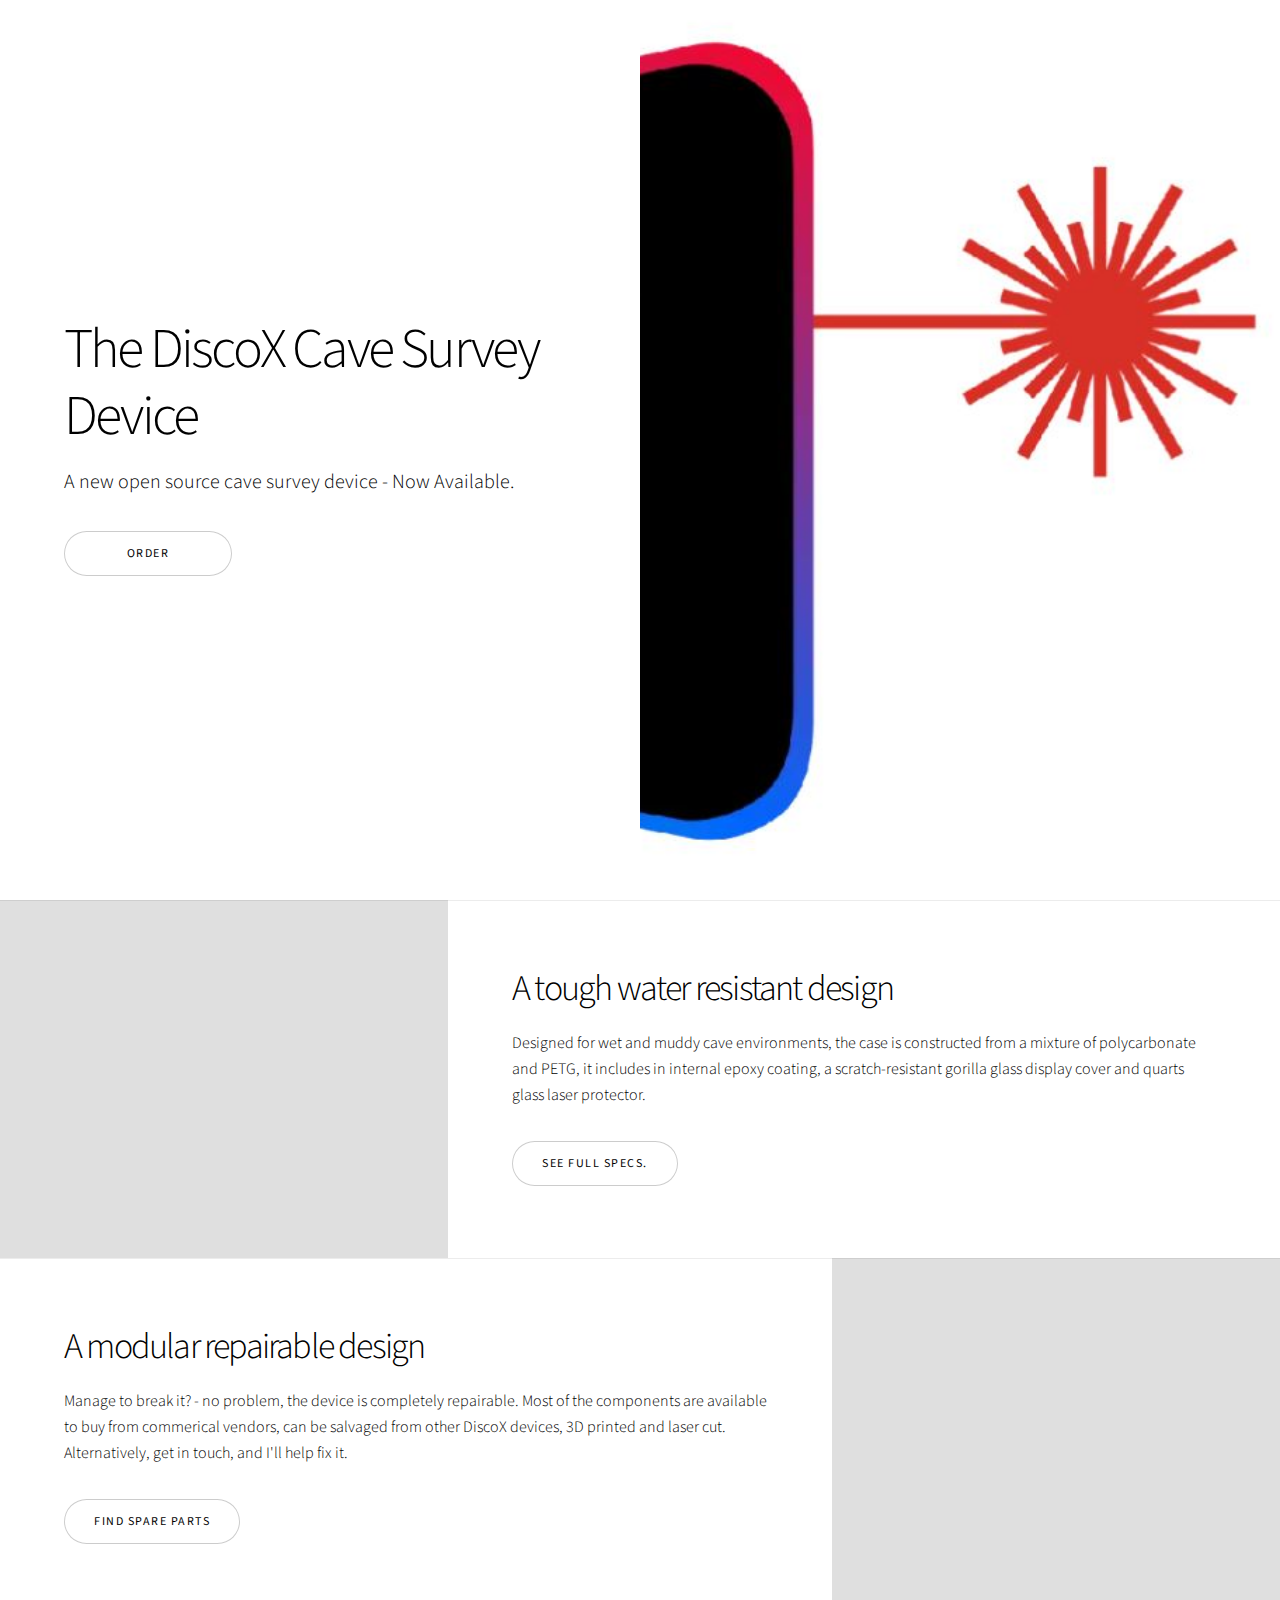
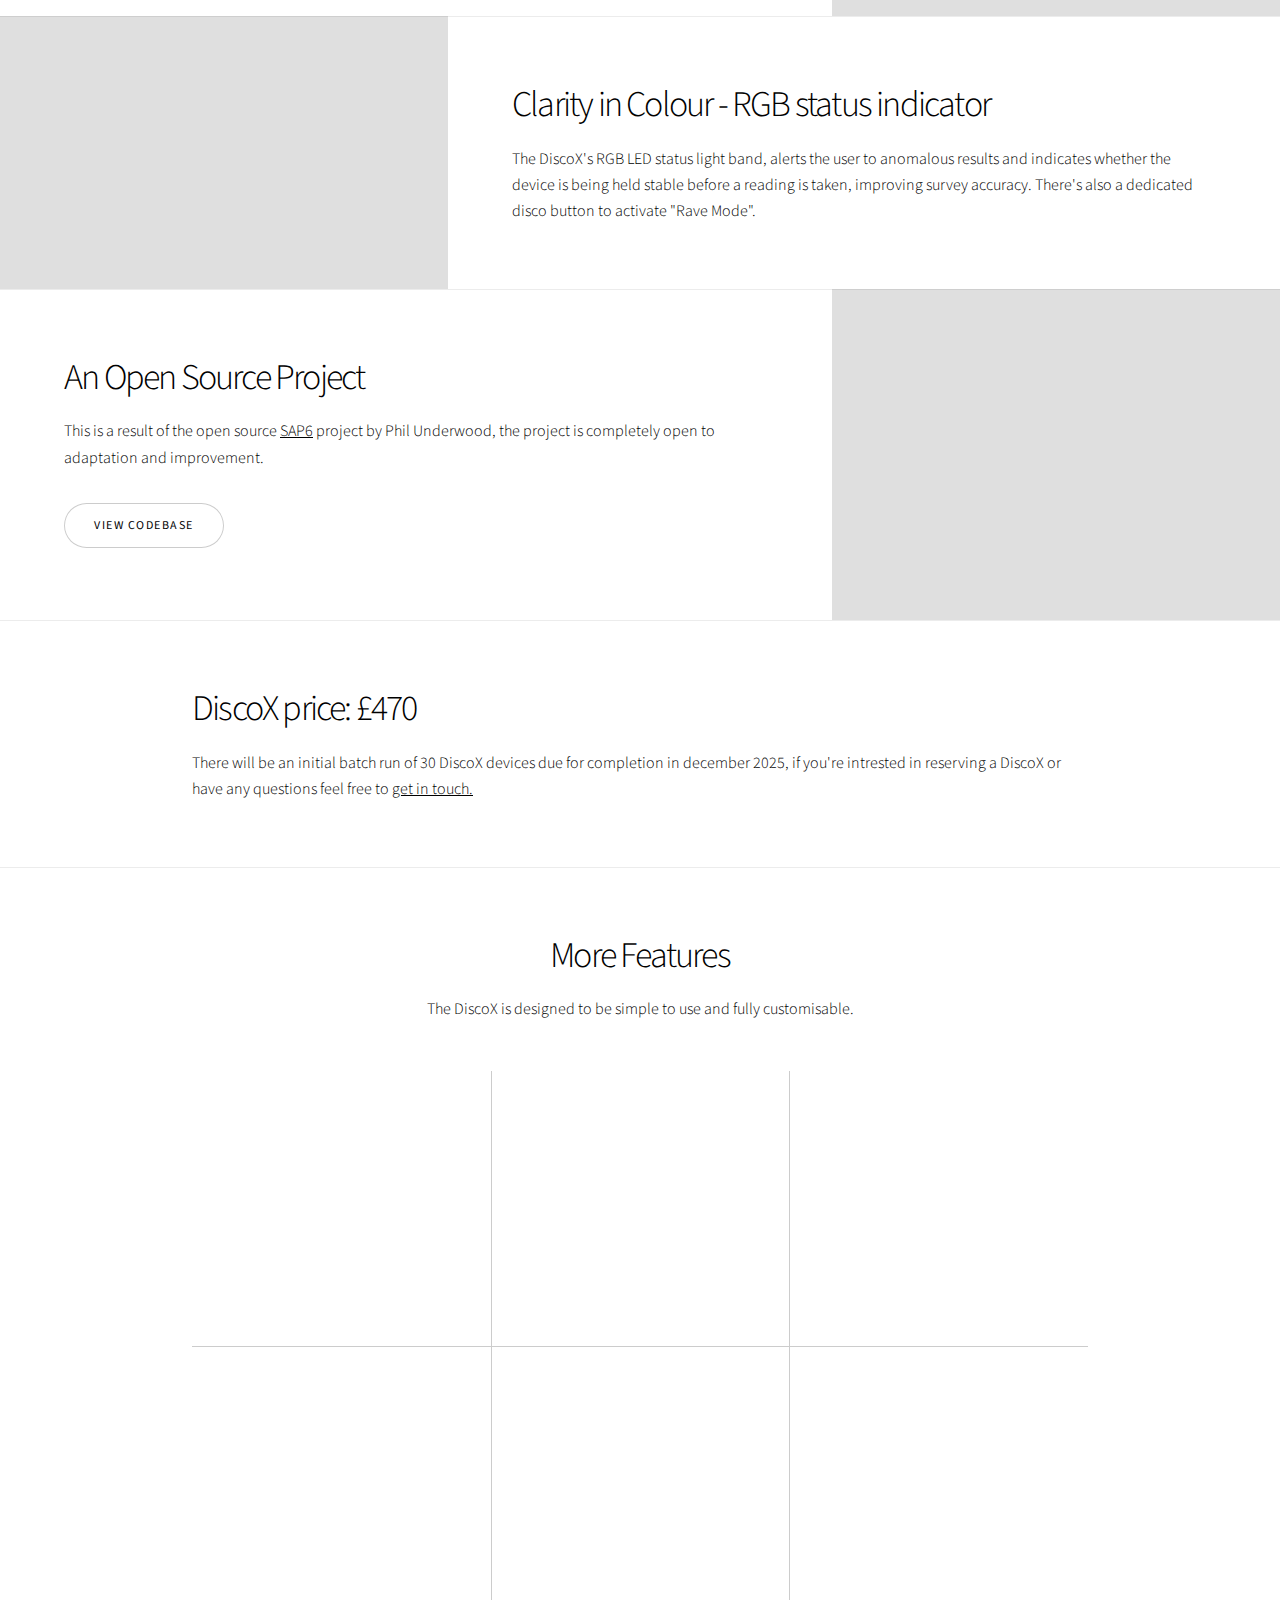
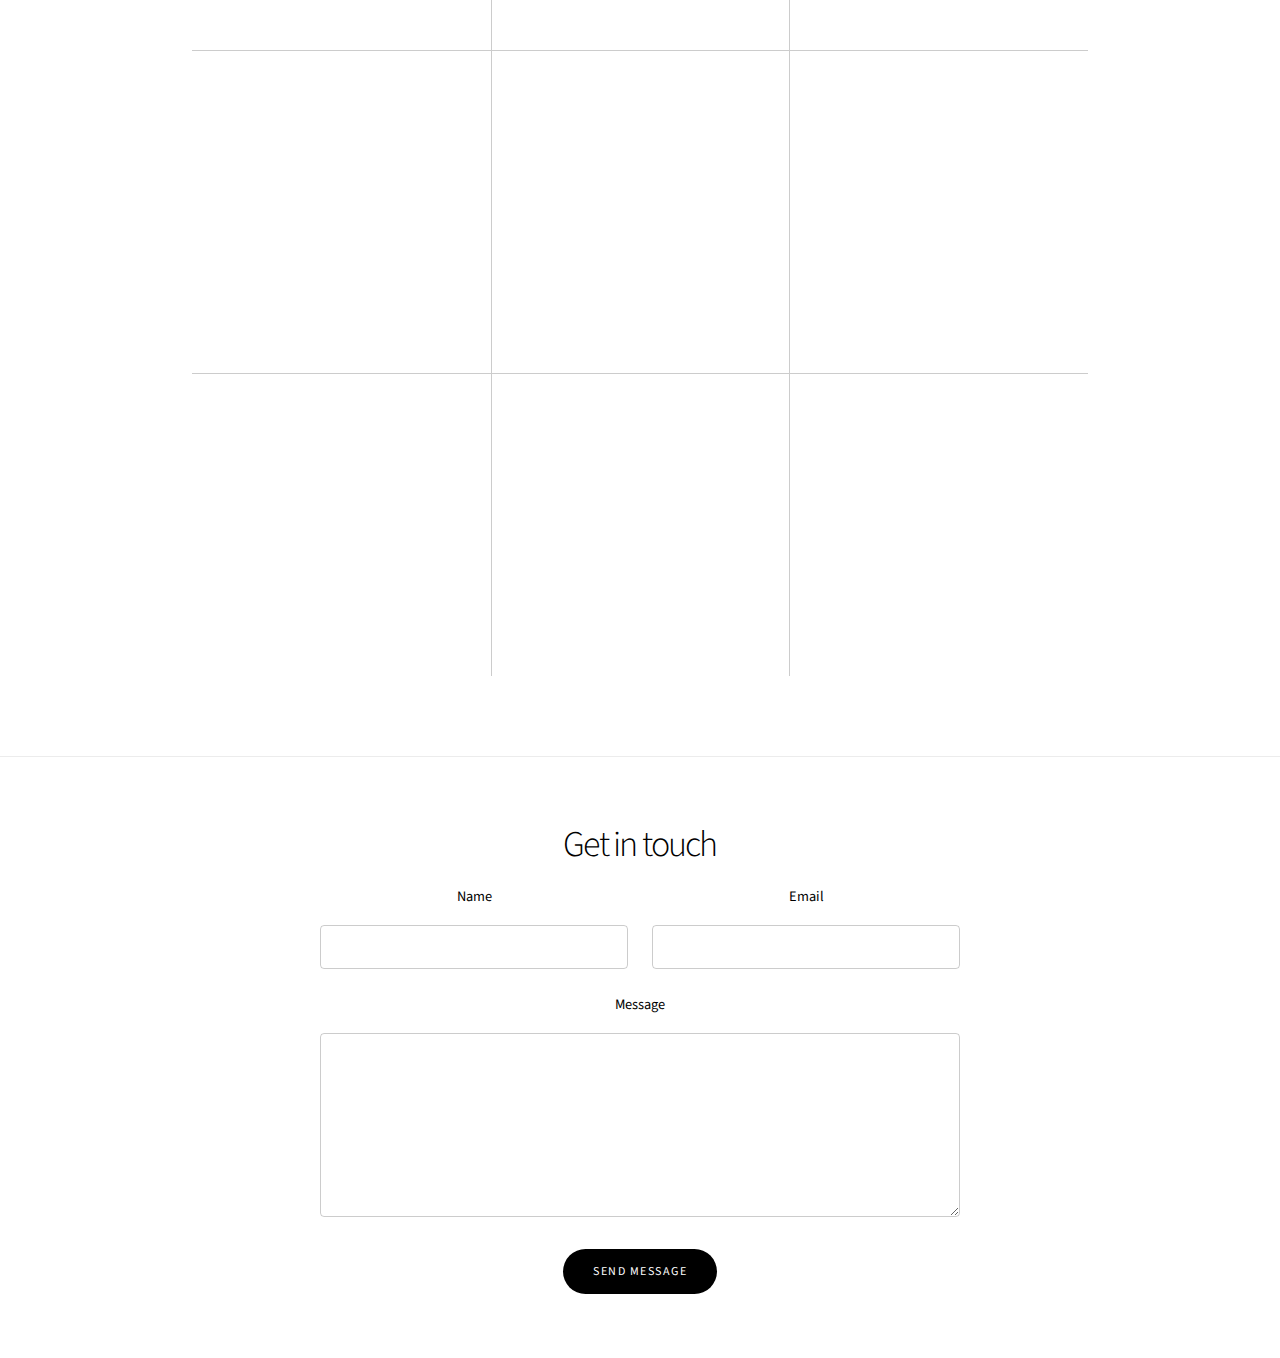
<file: index.html>
<!DOCTYPE HTML>
<!--
	The DiscoX Cave Survey Device
	html5up.net | @ajlkn
	Free for personal and commercial use under the CCA 3.0 license (html5up.net/license)
-->
<html>
	<head>
		<title>The DiscoX Cave Survey Device</title>
		<meta charset="utf-8" />
		<meta name="viewport" content="width=device-width, initial-scale=1, user-scalable=no" />
		<link rel="stylesheet" href="assets/css/main.css" />
		<noscript><link rel="stylesheet" href="assets/css/noscript.css" /></noscript>
	</head>
	<body class="is-preload">

		<!-- Wrapper -->
			<div id="wrapper" class="divided">

				<!-- One -->
					<section class="banner style1 orient-left content-align-left image-position-right fullscreen onload-image-fade-in onload-content-fade-right">
						<div class="content">
							<h1>The DiscoX Cave Survey Device</h1>
							<p class="major">A new open source cave survey device - Now Available.</a></p>
							<ul class="actions stacked">
								<li><a href="https://buy.stripe.com/7sYdRae3DfaQ8ykgmba7C01" class="button big wide smooth-scroll-middle">Order</a></li>
							</ul>
						</div>
						<div class="image">
							<img src="images/logo.JPG" alt="" />
						</div>
					</section>

				<!-- Two -->
					<section class="spotlight style1 orient-right content-align-left image-position-center onscroll-image-fade-in" id="first">
						<div class="content">
							<h2>A tough water resistant design</h2>
							<p>Designed for wet and muddy cave environments, the case is constructed from a mixture of polycarbonate and PETG, it includes in internal epoxy coating, a scratch-resistant gorilla glass display cover and quarts glass laser protector.</p>
							<ul class="actions stacked">
								<li><a href="specs" class="button">See Full Specs.</a></li>
							</ul>
						</div>
						<div class="image">
							<img src="images/in_hand.png" alt="" />
						</div>
					</section>
				
				<!-- Three -->
					<section class="spotlight style1 orient-left content-align-left image-position-center onscroll-image-fade-in">
						<div class="content">
							<h2>A modular repairable design</h2>
							<p>Manage to break it? - no problem, the device is completely repairable. Most of the components are available to buy from commerical vendors, can be salvaged from other DiscoX devices, 3D printed and laser cut. Alternatively, get in touch, and I'll help fix it.</p>
							<ul class="actions stacked">
								<li><a href="spares" class="button">Find Spare Parts</a></li>
							</ul>
						</div>
						<div class="image">
							<img src="images/disassembled.jpg" alt="" />
						</div>
					</section>
				
					<!-- Four -->
					<section class="spotlight style1 orient-right content-align-left image-position-center onscroll-image-fade-in" id="first">
						<div class="content">
							<h2>Clarity in Colour - RGB status indicator</h2>
							<p>The DiscoX's RGB LED status light band, alerts the user to anomalous results and indicates whether the device is being held stable before a reading is taken, improving survey accuracy. There's also a dedicated disco button to activate "Rave Mode".</p>
						</div>
						<div class="image">
							<img src="images/Picture1.png" alt="" />
						</div>
					</section>
			
				<!-- Five -->
					<section class="spotlight style1 orient-left content-align-left image-position-center onscroll-image-fade-in">
						<div class="content">
							<h2>An Open Source Project</h2>
							<p>This is a result of the open source <a href="https://stic.readthedocs.io/" target="_blank">SAP6</a> project by Phil Underwood, the project is completely open to adaptation and improvement.</p>
							<ul class="actions stacked">
								<li><a href="https://github.com/blhall195/Mr_Zappy" class="button">View Codebase</a></li>
							</ul>
						</div>
						<div class="image">
							<img src="images/code.jpg" alt="" />
						</div>
					</section>

					<!-- Six -->
					<section class="spotlight style1 orient-right content-align-left image-position-center onscroll-image-fade-in" id="first">
						<div class="content">
							<h2>DiscoX price: £470</h2>
							<p>There will be an initial batch run of 30 DiscoX devices due for completion in december 2025, if you're intrested in reserving a DiscoX or have any questions feel free to <a href="#contact">get in touch.</a></p>
						</div>

					</section>
					
				<!-- Seven -->
					<section class="wrapper style1 align-center">
						<div class="inner">
							<h2>More Features</h2>
							<p>The DiscoX is designed to be simple to use and fully customisable.</p>
							<div class="items style1 medium onscroll-fade-in">
								<section>
									<span class="icon style2 major fa-gem"></span>
									<h3>Scratch Resistant protection</h3>
									<p>Made from quartz glass, the laser cover resists scratches</p>
								</section>
								<section>
									<span class="icon solid style2 major fa-water"></span>
									<h3>Water resistant design</h3>
									<p>A sealed case protects electronic components from water, although not rated for submersion</p>
								</section>
								<section>
									<span class="icon solid style2 major fa-solid fa-wifi"></span>
									<h3>Paperless Surveying</h3>
									<p>The DiscoX currently supports both TopoDroid V6 and SexyTopo</p>
								</section>
								<section>
									<span class="icon solid style2 major fa-solid fa-play"></span>
									<h3>Nice Buttons</h3>
									<p>Four easy-to-press membrane buttons on the top of the device ensure simple operation even with gloves</p>
								</section>
								<section>
									<span class="icon solid style2 major fa-cog"></span>
									<h3>Custom Settings</h3>
									<p>To modify the key settings within the device, simply plug it into a PC and modify the settings file</p>
								</section>
								<section>
									<span class="icon solid style2 major fa-regular fa-thumbs-up"></span>
									<h3>Compact ergomonic design</h3>
									<p>Fits in the palm of your hand, comes with an integrated wrist strap</p>
								</section>
								<section>
									<span class="icon solid style2 major fa-solid fa-chart-line"></span>
									<h3>Intuative Calibration</h3>
									<p>An intuitive onboard calibration algorithm keeps your device accurate without the need for a second device</p>
								</section>
								<section>
									<span class="icon solid style2 major fa-solid fa-eye"></span>
									<h3>Anomoly detection</h3>
									<p>The discoX checks readings after you take them and reports if it suspects magnetic anomalies</p>
								</section>
								<section>
									<span class="icon solid style2 major fa-solid fa-plug"></span>
									<h3>Sealed USB-C port</h3>
									<p>A resin-capped USB-C port completely isolates the electronic components from the outside of the device while allowing easy access for programming/charging</p>
								</section>
								<section>
									<span class="icon solid style2 major fa-solid fa-battery-three-quarters"></span>
									<h3>Accurate Battery Montioring</h3>
									<p>A dedicated battery monitoring chip provides you with a reliable battery status</p>
								</section>
								<section>
									<span class="icon solid style2 major fa-solid fa-microchip"></span>
									<h3>Industrial Accelerometer</h3>
									<p>Designed for rough environments, this accelerometer should withstand knocks and bumps</p>
								</section>
								<section>
									<span class="icon solid style2 major fa-solid fa-desktop"></span>
									<h3>Large Screen</h3>
									<p>A 128x128 pixel screen - big enough for you to see everything you need all at once</p>
								</section>
							</div>
						</div>
					</section>

					<!-- Get in touch section -->
					<section id="contact" class="wrapper style1 align-center">
					<div class="inner medium">
						<h2>Get in touch</h2>

						<!-- Connected to Formspree -->
						<form action="https://formspree.io/f/mvgwqgyq" method="POST">
						<div class="fields">
							<div class="field half">
							<label for="name">Name</label>
							<input type="text" name="name" id="name" required />
							</div>

							<div class="field half">
							<label for="email">Email</label>
							<input type="email" name="email" id="email" required />
							</div>

							<div class="field">
							<label for="message">Message</label>
							<textarea name="message" id="message" rows="6" required></textarea>
							</div>

							<!-- Optional reCAPTCHA widget -->
							<!--
							<div class="field">
							<div class="g-recaptcha" data-sitekey="YOUR_SITE_KEY"></div>
							</div>
							-->
						</div>

						<ul class="actions special">
							<li>
							<input type="submit" value="Send Message" class="primary" />
							</li>
						</ul>
						</form>
					</div>
					</section>

					<!-- Optional reCAPTCHA script -->
					<!-- <script src="https://www.google.com/recaptcha/api.js" async defer></script> -->

				

			</div>

		<!-- Scripts -->
			<script src="assets/js/jquery.min.js"></script>
			<script src="assets/js/jquery.scrollex.min.js"></script>
			<script src="assets/js/jquery.scrolly.min.js"></script>
			<script src="assets/js/browser.min.js"></script>
			<script src="assets/js/breakpoints.min.js"></script>
			<script src="assets/js/util.js"></script>
			<script src="assets/js/main.js"></script>

	</body>

</html>
</file>
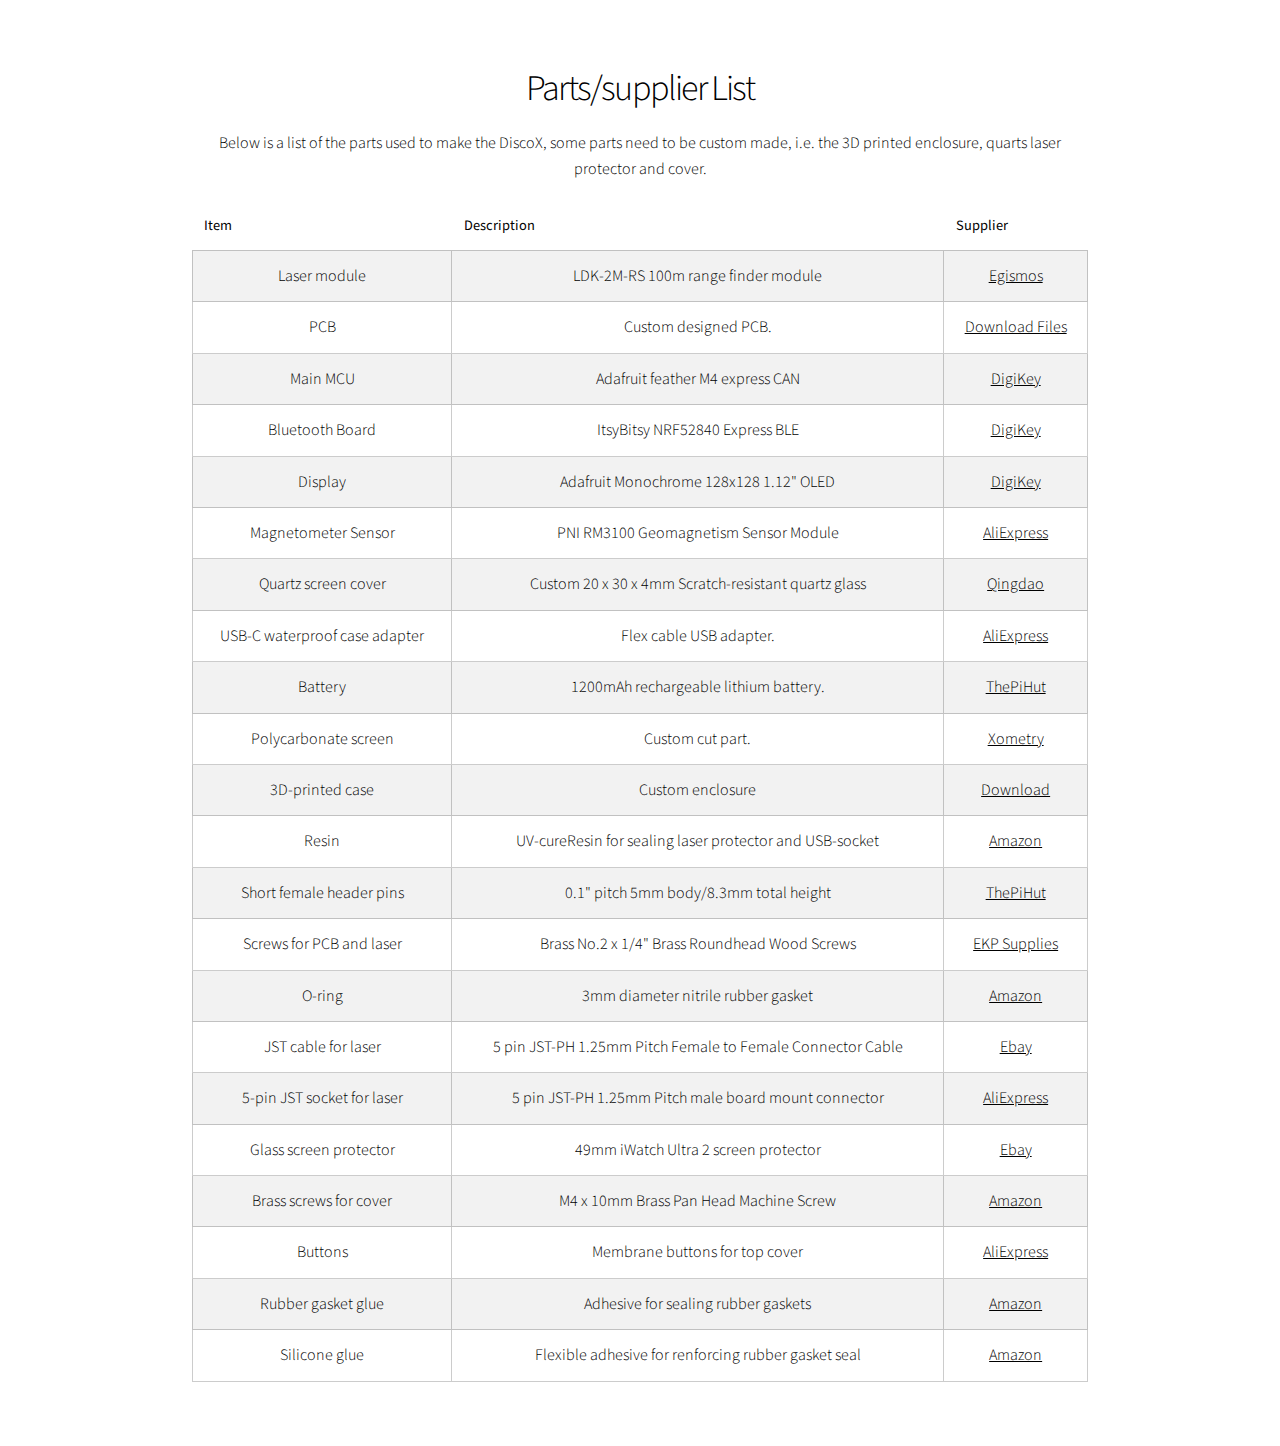
<file: spares/index.html>
<!DOCTYPE HTML>
<!--
	Story by HTML5 UP
	html5up.net | @ajlkn
	Free for personal and commercial use under the CCA 3.0 license (html5up.net/license)

	Note: Only needed for demo purposes. Delete for production sites.
-->
<html>
	<head>
		<title>Spare Parts</title>
		<meta charset="utf-8" />
		<meta name="viewport" content="width=device-width, initial-scale=1, user-scalable=no" />
		<link rel="stylesheet" href="assets/css/main.css" />
		<noscript><link rel="stylesheet" href="assets/css/noscript.css" /></noscript>
	</head>
	<body class="is-preload">
				<!-- Additional Elements -->
					<section class="wrapper style1 align-center">
						<div class="inner">
							<h2>Parts/supplier List</h2>
							<p>Below is a list of the parts used to make the DiscoX, some parts need to be custom made, i.e. the 3D printed enclosure, quarts laser protector and cover.</p>

									<!-- Table -->
									<section>
										<header>
										</header>
										<div class="content">
											<div class="table-wrapper">
												<table class="alt">
													<thead>
														<tr>
															<th>Item</th>
															<th>Description</th>
															<th>Supplier</th>
														</tr>
													</thead>
													<tbody>
													<tr>
														<td>Laser module</td>
														<td>LDK-2M-RS 100m range finder module</td>
														<td><a href="https://www.egismos.com/laser-distance-module-2M?srsltid=AfmBOord6cwZu0FMU34V92k4UQjJBkUfgtlp9Go_1aQpuKk2rckOCsDZ" target="_blank">Egismos</a></td>
													</tr>
													<tr>
														<td>PCB</td>
														<td>Custom designed PCB.</td>
														<td><a href="link" target="_blank">Download Files</a></td>
													</tr>
													<tr>
														<td>Main MCU</td>
														<td>Adafruit feather M4 express CAN</td>
														<td><a href="https://www.digikey.co.uk/en/products/detail/adafruit-industries-llc/4759/13571587" target="_blank">DigiKey</a></td>
													</tr>
													<tr>
														<td>Bluetooth Board</td>
														<td>ItsyBitsy NRF52840 Express BLE</td>
														<td><a href="https://www.digikey.co.uk/en/products/detail/adafruit-industries-llc/4481/11497502" target="_blank">DigiKey</a></td>
													</tr>
													<tr>
														<td>Display</td>
														<td>Adafruit Monochrome 128x128 1.12" OLED</td>
														<td><a href="https://www.digikey.co.uk/en/products/detail/adafruit-industries-llc/5297/15786741" target="_blank">DigiKey</a></td>
													</tr>
													<tr>
														<td>Magnetometer Sensor</td>
														<td>PNI RM3100 Geomagnetism Sensor Module</td>
														<td><a href="https://www.aliexpress.com/p/tesla-landing/index.html?scenario=c_ppc_item_bridge&productId=1005006778348557&_immersiveMode=true&withMainCard=true&src=google&aff_platform=true&isdl=y&src=google&albch=shopping&acnt=494-037-6276&isdl=y&slnk=&plac=&mtctp=&albbt=Google_7_shopping&aff_platform=google&aff_short_key=UneMJZVf&gclsrc=aw.ds&&albagn=888888&&ds_e_adid=&ds_e_matchtype=&ds_e_device=c&ds_e_network=x&ds_e_product_group_id=&ds_e_product_id=en1005006778348557&ds_e_product_merchant_id=5088408920&ds_e_product_country=GB&ds_e_product_language=en&ds_e_product_channel=online&ds_e_product_store_id=&ds_url_v=2&albcp=17859500389&albag=&isSmbAutoCall=false&needSmbHouyi=false&gad_source=1&gad_campaignid=17190468917&gclid=CjwKCAjw89jGBhB0EiwA2o1On4ImJMqaL8gKSt4euc0YGgJccZNqllG7cqiNasvvOG11QHmVMX6z4hoCsAkQAvD_BwE" target="_blank">AliExpress</a></td>
													</tr>
													<tr>
														<td>Quartz screen cover</td>
														<td>Custom 20 x 30 x 4mm Scratch-resistant quartz glass</td>
														<td><a href="https://qdjingrunglass.en.alibaba.com/" target="_blank">Qingdao</a></td>
													</tr>
													<tr>
														<td>USB-C waterproof case adapter</td>
														<td>Flex cable USB adapter.</td>
														<td><a href="https://www.aliexpress.com/item/1005008622056882.html?spm=a2g0o.detail.pcDetailTopMoreOtherSeller.2.3bddmTTQmTTQsa&gps-id=pcDetailTopMoreOtherSeller&scm=1007.14452.396806.0&scm_id=1007.14452.396806.0&scm-url=1007.14452.396806.0&pvid=cb5af26d-c0ee-4ef6-a4e9-6f1113c6a9fb&_t=gps-id:pcDetailTopMoreOtherSeller,scm-url:1007.14452.396806.0,pvid:cb5af26d-c0ee-4ef6-a4e9-6f1113c6a9fb,tpp_buckets:668%232846%238112%231997&pdp_ext_f=%7B%22order%22%3A%2219%22%2C%22eval%22%3A%221%22%2C%22sceneId%22%3A%2230050%22%2C%22fromPage%22%3A%22recommend%22%7D&pdp_npi=6%40dis%21GBP%210.53%210.53%21%21%214.90%214.90%21%40211b628117591319682133049e11b2%2112000045994122399%21rec%21UK%211869370986%21XZ%211%210%21n_tag%3A-29919%3Bd%3A2a4ec622%3Bm03_new_user%3A-29895&utparam-url=scene%3ApcDetailTopMoreOtherSeller%7Cquery_from%3A%7Cx_object_id%3A1005008622056882%7C_p_origin_prod%3A&search_p4p_id=202509290046082614321782138457671598_1" target="_blank">AliExpress</a></td>
													</tr>
													<tr>
														<td>Battery</td>
														<td>1200mAh rechargeable lithium battery.</td>
														<td><a href="https://thepihut.com/products/1200mah-3-7v-lipo-battery?variant=42143258214595&country=GB&currency=GBP&utm_medium=product_sync&utm_source=google&utm_content=sag_organic&utm_campaign=sag_organic&gad_source=1&gad_campaignid=11673057096&gclid=CjwKCAjw89jGBhB0EiwA2o1OnyhqO2EHmwmGiOWQHmkwfsJ1Q3_OcyNOVUiOAwc6ypki7t1VzL9UjxoCtlYQAvD_BwE" target="_blank">ThePiHut</a></td>
													</tr>
													<tr>
														<td>Polycarbonate screen</td>
														<td>Custom cut part.</td>
														<td><a href="https://xometry.uk/" target="_blank">Xometry</a></td>
													</tr>
													<tr>
														<td>3D-printed case</td>
														<td>Custom enclosure</td>
														<td><a href="#" target="_blank">Download</a></td>
													</tr>
													<tr>
														<td>Resin</td>
														<td>UV-cureResin for sealing laser protector and USB-socket</td>
														<td><a href="https://www.amazon.co.uk/LETS-RESIN-Resin-Upgrade-Viscosity/dp/B0BJ6R5Z5J/ref=sr_1_2_sspa?dib=eyJ2IjoiMSJ9.[base64].gR9AJtaGY6sMLMVIwtNbjyIrITYT8sJqtl0MbmsoIZA&dib_tag=se&keywords=uv%2Bresin&qid=1758880328&sr=8-2-spons&sp_csd=d2lkZ2V0TmFtZT1zcF9hdGY&th=1" target="_blank">Amazon</a></td>
													</tr>
													<tr>
														<td>Short female header pins</td>
														<td>0.1" pitch 5mm body/8.3mm total height</td>
														<td><a href="https://thepihut.com/products/36-pin-0-1-short-female-header-pack-of-5?variant=27740275921&country=GB&currency=GBP&utm_medium=product_sync&utm_source=google&utm_content=sag_organic&utm_campaign=sag_organic&srsltid=AfmBOor4Q5jirb-3RAwcmOkKBTGXeI7upLBfhxE27vYJubQzGvZ6uVgIf5o" target="_blank">ThePiHut</a></td>
													</tr>
													<tr>
														<td>Screws for PCB and laser</td>
														<td>Brass No.2 x 1/4" Brass Roundhead Wood Screws</td>
														<td><a href="https://www.ekpsupplies.com/no-2-x-1/4-brass-roundhead-qty-50.html" target="_blank">EKP Supplies</a></td>
													</tr>
													<tr>
														<td>O-ring</td>
														<td>3mm diameter nitrile rubber gasket</td>
														<td><a href="https://www.amazon.co.uk/sourcing-map-Diameter-Stripping-Friction/dp/B0CJTK3CSF/ref=sr_1_18?crid=3FCSWW5N9XYOP&dib=eyJ2IjoiMSJ9.[base64]._igJgMgihgSwkgMSoisHsO2uB0Ci9iM8x-fILVSKwK4&dib_tag=se&keywords=3mm+diameter+nitrile+rubber+gasket&qid=1758880624&s=diy&sprefix=3mm+diameter+nitrile+rubber+gasket+%2Cdiy%2C116&sr=1-18" target="_blank">Amazon</a></td>
													</tr>
													<tr>
														<td>JST cable for laser</td>
														<td>5 pin JST-PH 1.25mm Pitch Female to Female Connector Cable</td>
														<td><a href="https://www.ebay.co.uk/itm/195626257930?_skw=JST-PH+1.25mm+Pitch+Female+to+Female+Connector+Cable+Wires&itmmeta=01K62QF5QSCVNWN64SBAVHH23S&hash=item2d8c3bce0a:g:J7gAAOSwKwFj~ASi&itmprp=enc%3AAQAKAAABIFkggFvd1GGDu0w3yXCmi1caTH8wdQbLl9pMbJLS7vfBEW99h9T7d9BtHd0nx4voqcRQZY4%2B7XdE54xby8e7I17MFdfouQR1ZwSujx8HcpXLjWYjEBQdm5bxt2KNFRl3sMkDMhe4Xjax5%2FjJxpLMBmjqpe7kfVuRm4Y1McZFmMzTaVC%2BTF8AKMqO%2FpJMOI9HLORqKk7hwRsMbDbJj1VOndvq4%2BnEl0PfxreBjlNnDErLrVGo7IoMNefJsRMH%2F7cEMyd8CcVg8cmy5eqbKppL%2FUnZfHH9NsilC8PNzRbCTJ2nZ2jCuEhd55HVe4Bl1FBrFYFony2FKDKLMuuJIpcHIYJez7kqDFhBMLx2Rh92wDNpsC8PMsRy8YD%2F50TiQtguVA%3D%3D%7Ctkp%3ABk9SR4TcvNewZg" target="_blank">Ebay</a></td>
													</tr>
													<tr>
														<td>5-pin JST socket for laser</td>
														<td>5 pin JST-PH 1.25mm Pitch male board mount connector</td>
														<td><a href="https://www.aliexpress.com/item/1005006058022917.html?spm=a2g0o.cart.0.0.344038dakNtLlr&mp=1&pdp_npi=5%40dis%21GBP%21GBP%200.64%21GBP%200.46%21%21GBP%200.46%21%21%21%40211b813b17594056374872330e2a3d%2112000035557145427%21ct%21UK%211869370986%21%211%210" target="_blank">AliExpress</a></td>
													</tr>
													<tr>
														<td>Glass screen protector</td>
														<td>49mm iWatch Ultra 2 screen protector</td>
														<td><a href="https://www.ebay.co.uk/itm/316976050656?chn=ps&_ul=GB&var=615413861929&_trkparms=ispr%3D1&amdata=enc%3A1BZ8BiuKkRyuccyoSxLAvaw9&norover=1&mkevt=1&mkrid=710-173151-921626-2&mkcid=2&mkscid=101&itemid=615413861929_316976050656&targetid=2425733423477&device=c&mktype=pla&googleloc=9046494&poi=9046491&campaignid=22973505069&mkgroupid=183590455583&rlsatarget=pla-2425733423477&abcId=10439628&merchantid=5564795459&gad_source=1&gad_campaignid=22973505069&gclid=CjwKCAjw89jGBhB0EiwA2o1On1vfhjE533tiIa8XtRV2sQyaNIYA3288uFRdQRPkM54IKsmz89MxdxoC1hoQAvD_BwE" target="_blank">Ebay</a></td>
													</tr>
													<tr>
														<td>Brass screws for cover</td>
														<td>M4 x 10mm Brass Pan Head Machine Screw</td>
														<td><a href="https://www.amazon.co.uk/10mm-Brass-Machine-Screw-Conduit/dp/B0DF93TLM9/ref=sr_1_10?crid=IDIHO7QJ3G1J&dib=eyJ2IjoiMSJ9.[base64].2yHclUZICUpe1ArBIA5UxULxRXMWd2sCCw4pKY97mdY&dib_tag=se&keywords=Brass+Pan+Head+screws+M4x10mm&qid=1758880570&s=diy&sprefix=brass+pan+head+screws+m4x10mm%2Cdiy%2C91&sr=1-10" target="_blank">Amazon</a></td>
													</tr>
													<tr>
														<td>Buttons</td>
														<td>Membrane buttons for top cover</td>
														<td><a href="https://www.aliexpress.com/item/32951777117.html?spm=a2g0o.detail.pcDetailTopMoreOtherSeller.10.47f4O2h2O2h2jK&gps-id=pcDetailTopMoreOtherSeller&scm=1007.40196.439370.0&scm_id=1007.40196.439370.0&scm-url=1007.40196.439370.0&pvid=6284a68c-3adc-44a2-83e3-3d47878c327a&_t=gps-id:pcDetailTopMoreOtherSeller,scm-url:1007.40196.439370.0,pvid:6284a68c-3adc-44a2-83e3-3d47878c327a,tpp_buckets:668%232846%238112%231997&pdp_ext_f=%7B%22order%22%3A%2260%22%2C%22eval%22%3A%221%22%2C%22sceneId%22%3A%2230050%22%2C%22fromPage%22%3A%22recommend%22%7D&pdp_npi=6%40dis%21GBP%210.78%210.59%21%21%211.01%210.76%21%40210384cc17588817973955772e9271%2112000046667422372%21rec%21UK%211869370986%21XZ%211%210%21n_tag%3A-29919%3Bd%3A2a4ec622%3Bm03_new_user%3A-29895&utparam-url=scene%3ApcDetailTopMoreOtherSeller%7Cquery_from%3A%7Cx_object_id%3A32951777117%7C_p_origin_prod%3A" target="_blank">AliExpress</a></td>
													</tr>
													<tr>
														<td>Rubber gasket glue</td>
														<td>Adhesive for sealing rubber gaskets</td>
														<td><a href="https://www.amazon.co.uk/Rubber-Waterproof-Cement-Adhesive-Crafts/dp/B0DG2BHKMN/ref=sr_1_1_sspa?crid=1KNXYNVJ769U1&dib=eyJ2IjoiMSJ9.[base64].Uneb9O9FhBn3Db6eIco3qcF3b8d--3WILI1Mo7P-jRk&dib_tag=se&keywords=rubber+glue&qid=1758881861&s=diy&sprefix=rubber+glue%2Cdiy%2C125&sr=1-1-spons&sp_csd=d2lkZ2V0TmFtZT1zcF9hdGY&psc=1" target="_blank">Amazon</a></td>
													</tr>
													<tr>
														<td>Silicone glue</td>
														<td>Flexible adhesive for renforcing rubber gasket seal</td>
														<td><a href="https://www.amazon.co.uk/Sealants-Superflex-Silicone-Adhesive-908570/dp/B0002BBX3U/ref=sr_1_7?crid=7QNBW49X3XEG&dib=eyJ2IjoiMSJ9.[base64].XQLxq-m7doZS0zNuMA00ZqRb_PEeWL9L6peBvh33FSU&dib_tag=se&keywords=Silicone+glue%5D&qid=1758881901&s=diy&sprefix=silicone+glue%2Cdiy%2C116&sr=1-7" target="_blank">Amazon</a></td>
													</tr>
												</table>
											</div>

										</div>
									</section>
</file>
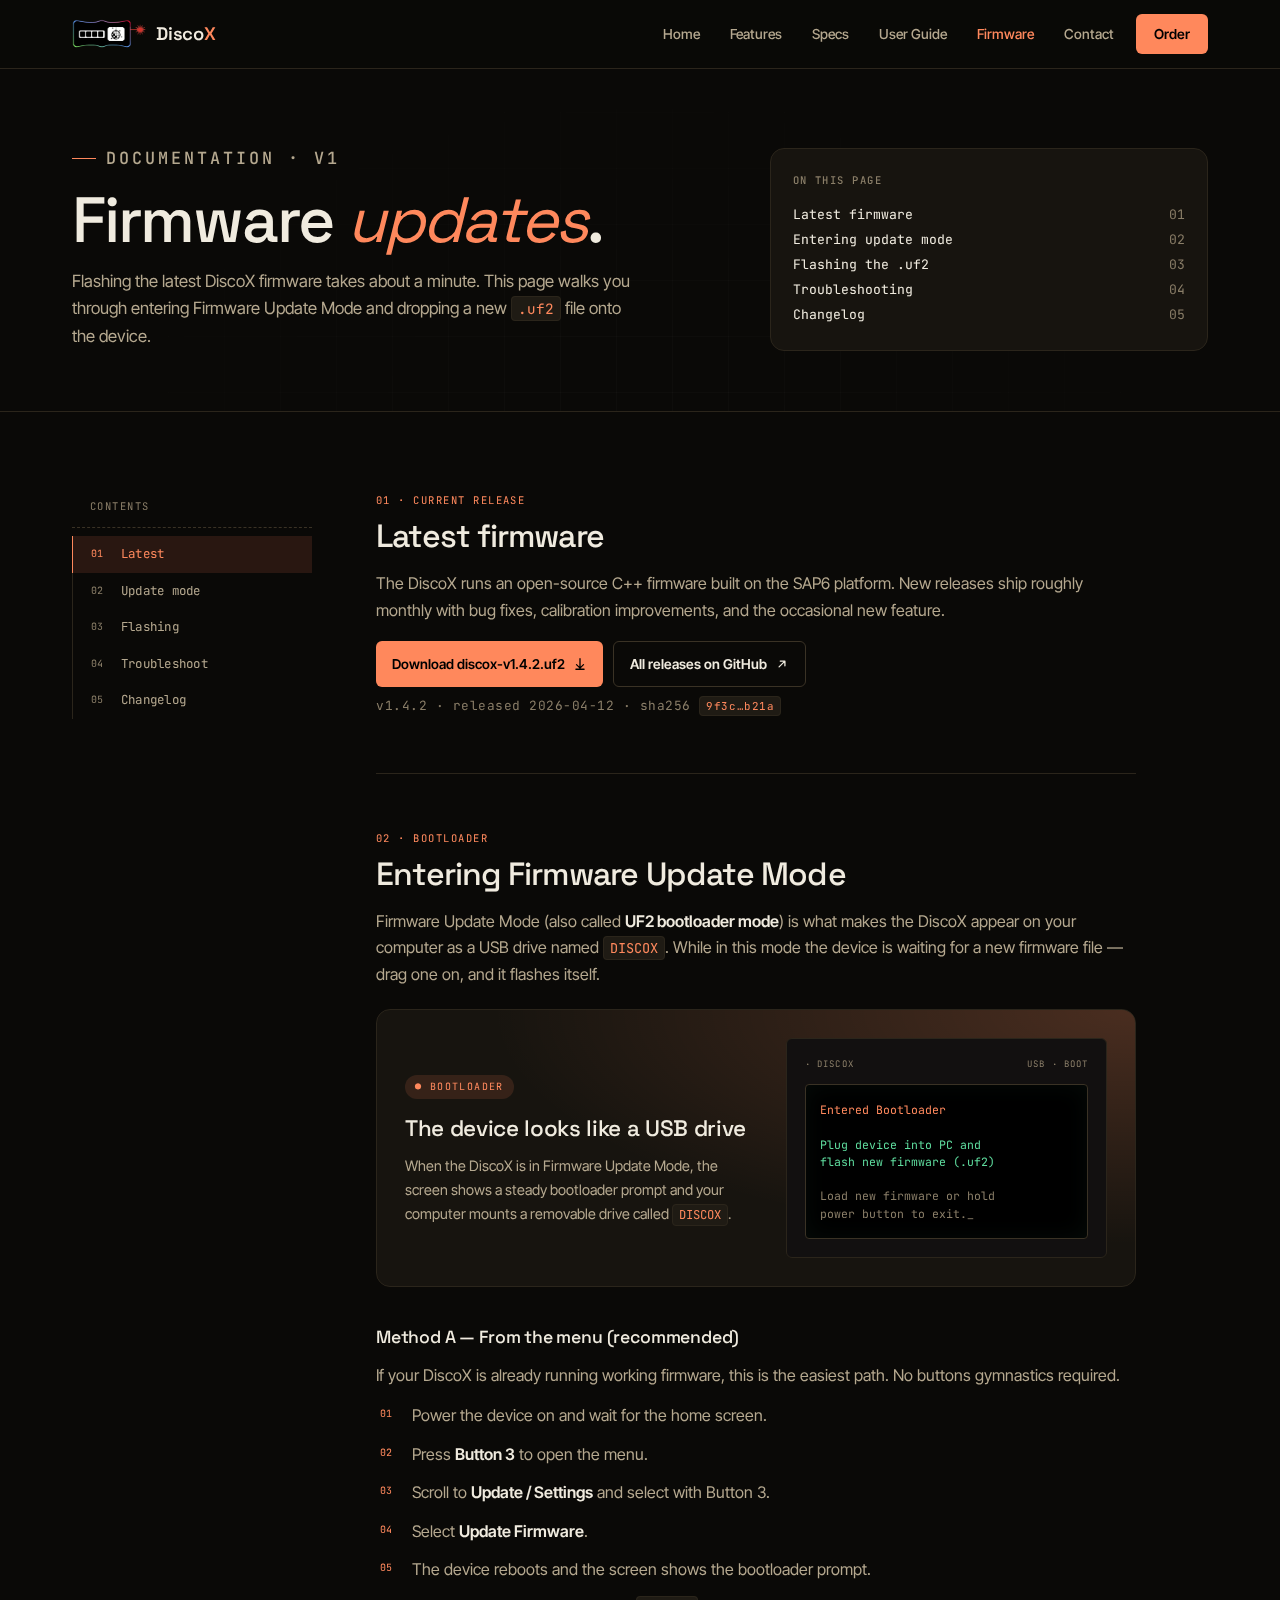
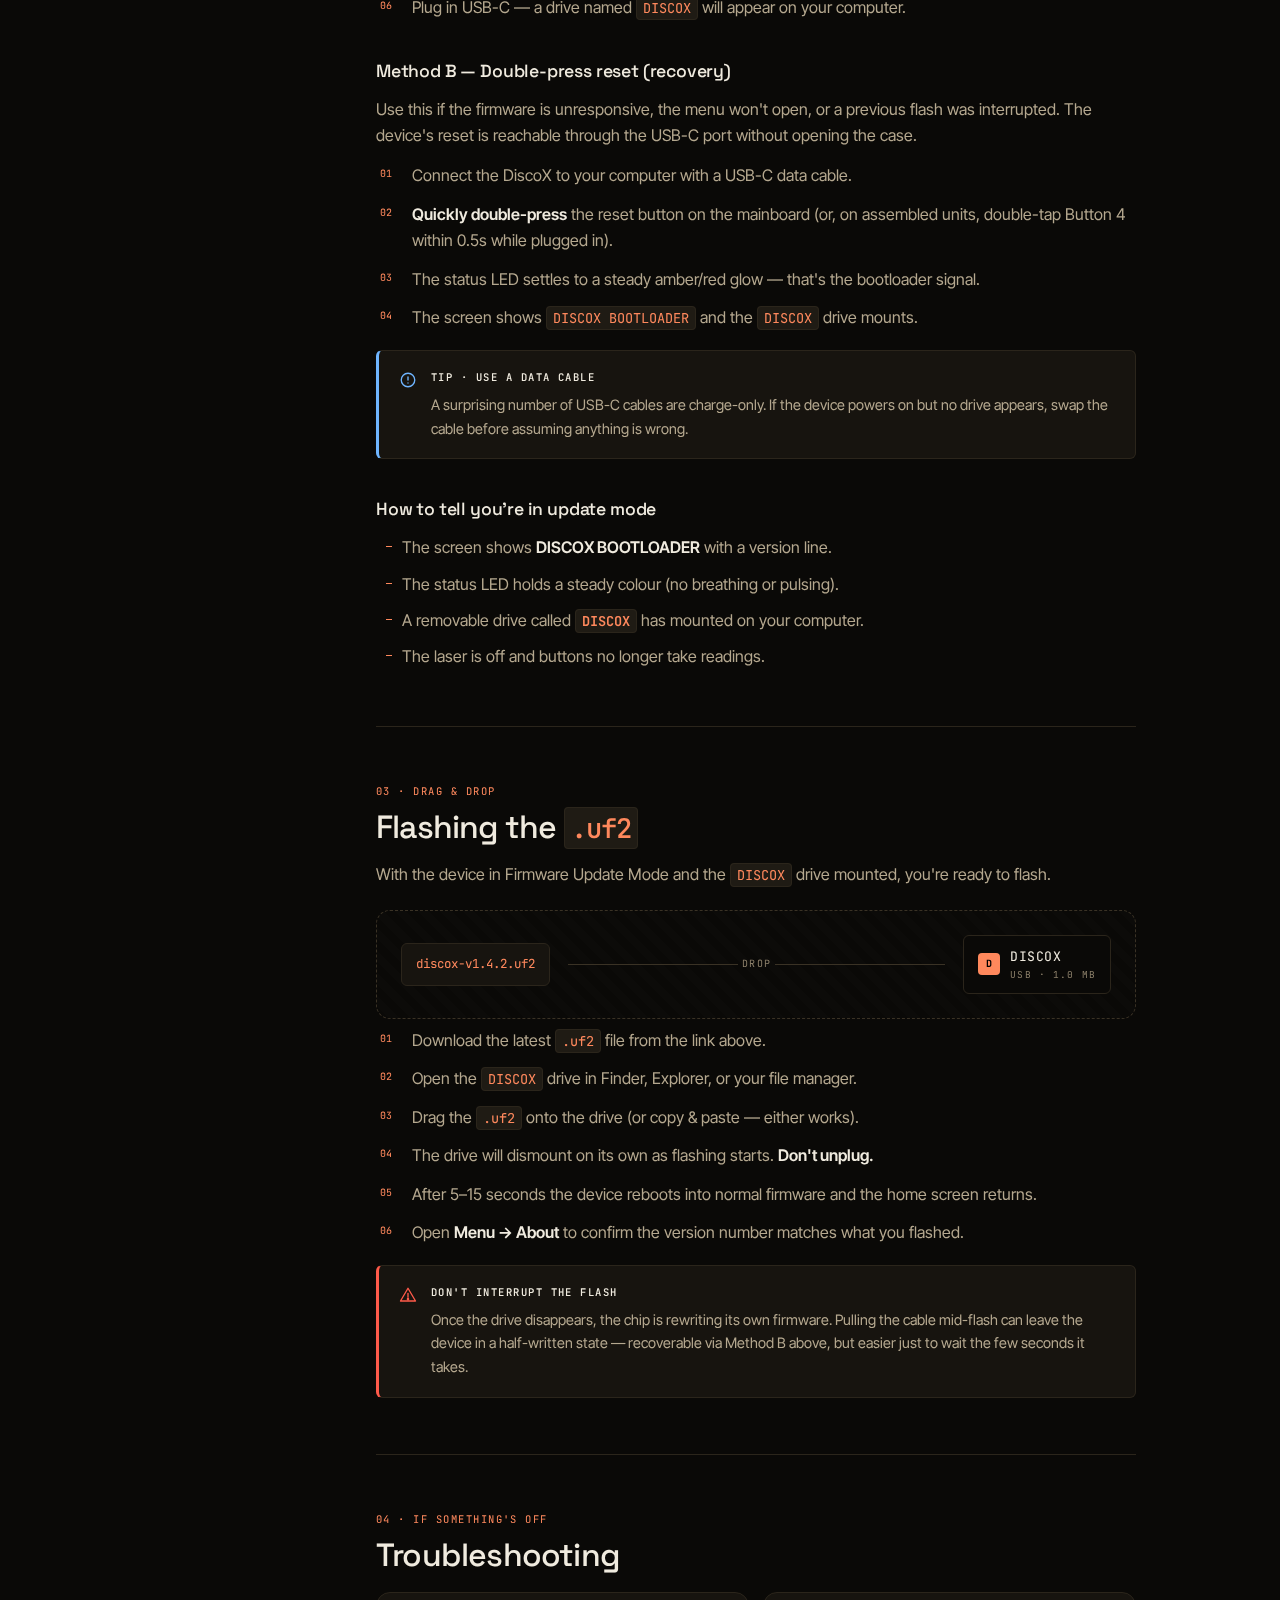
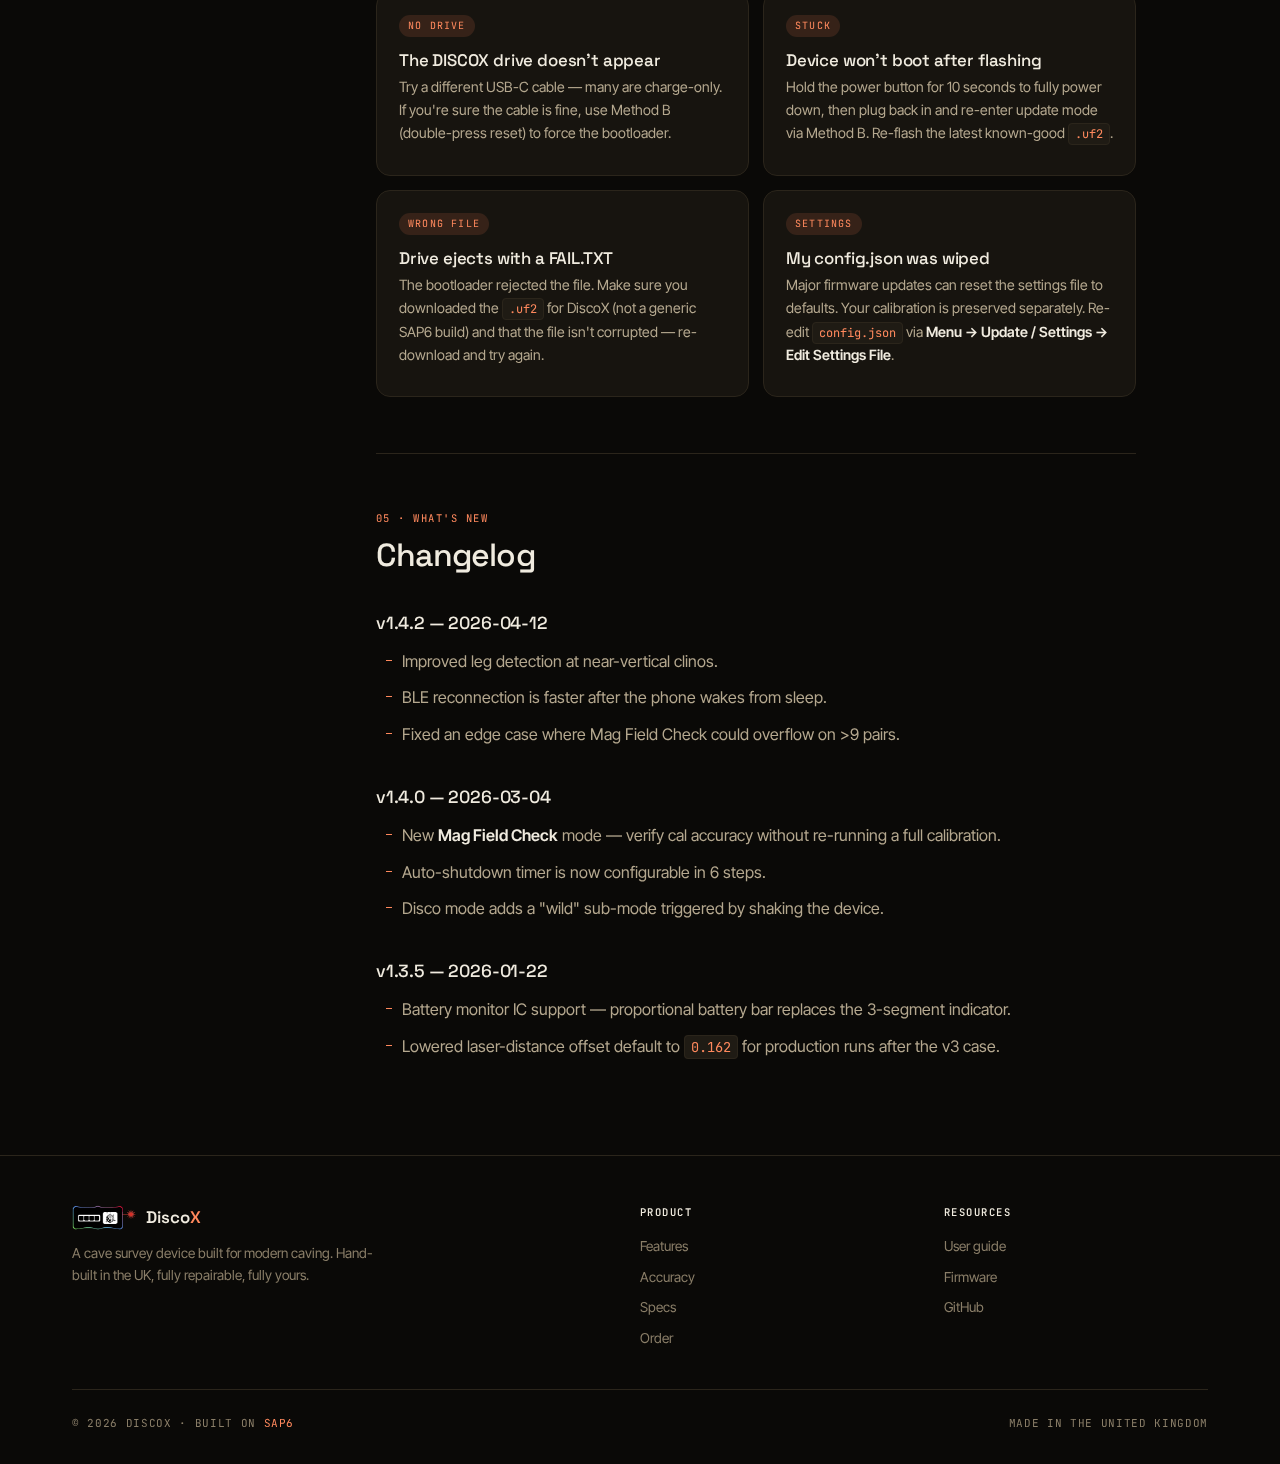
<file: firmware.html>
<!DOCTYPE html>
<html lang="en">
<head>
  <meta charset="UTF-8" />
  <meta name="viewport" content="width=device-width, initial-scale=1.0" />
  <title>Firmware — DiscoX Cave Survey Device</title>
  <link rel="preconnect" href="https://fonts.googleapis.com" />
  <link rel="preconnect" href="https://fonts.gstatic.com" crossorigin />
  <link href="https://fonts.googleapis.com/css2?family=Space+Grotesk:wght@400;500;600;700&family=Inter+Tight:wght@400;500;600;700&family=JetBrains+Mono:wght@400;500;700&display=swap" rel="stylesheet" />
  <style>
    *, *::before, *::after { margin: 0; padding: 0; box-sizing: border-box; }

    :root {
      --accent-hue: 38;
      --accent-chroma: 0.18;
      --bg: #0a0907;
      --bg-2: #121010;
      --surface: #17140f;
      --surface-2: #1f1b14;
      --border: #2b251b;
      --border-2: #3a3225;
      --text: #f0ebdf;
      --text-mid: #b5a88f;
      --text-dim: #8a7e68;
      --accent: oklch(0.78 var(--accent-chroma) var(--accent-hue));
      --accent-2: oklch(0.62 var(--accent-chroma) var(--accent-hue));
      --accent-soft: oklch(0.78 var(--accent-chroma) var(--accent-hue) / 0.12);
      --accent-glow: oklch(0.78 var(--accent-chroma) var(--accent-hue) / 0.22);
      --red: #ff5a4a;
      --green: #5edc9e;
      --blue: #6fb5ff;
      --purple: #c08bff;
      --font-sans: 'Inter Tight', 'Helvetica Neue', Helvetica, Arial, sans-serif;
      --font-display: 'Space Grotesk', 'Inter Tight', sans-serif;
      --font-mono: 'JetBrains Mono', ui-monospace, monospace;
      --max-w: 1200px;
      --radius: 6px;
      --radius-lg: 14px;
    }

    html { scroll-behavior: smooth; scroll-padding-top: 90px; }
    body {
      font-family: var(--font-sans);
      background: var(--bg);
      color: var(--text);
      line-height: 1.65;
      -webkit-font-smoothing: antialiased;
      overflow-x: hidden;
    }
    ::selection { background: var(--accent); color: #000; }
    img { max-width: 100%; display: block; }
    a { color: var(--accent); text-decoration: none; transition: opacity .2s; }
    a:hover { opacity: .85; }

    .container { max-width: var(--max-w); margin: 0 auto; padding: 0 32px; position: relative; }

    code {
      font-family: var(--font-mono); font-size: .85em;
      background: var(--surface-2); padding: 2px 6px; border-radius: 4px;
      color: var(--accent); border: 1px solid var(--border);
    }
    pre {
      font-family: var(--font-mono); font-size: .82rem;
      background: var(--bg-2); border: 1px solid var(--border);
      padding: 16px 18px; border-radius: var(--radius);
      color: var(--text); overflow-x: auto; line-height: 1.55;
      margin: 14px 0 18px;
    }
    pre code { background: transparent; border: none; padding: 0; color: var(--text); }

    .mono-label {
      display: inline-flex; align-items: center; gap: 10px;
      font-family: var(--font-mono); font-size: 11px; font-weight: 500;
      text-transform: uppercase; letter-spacing: .18em; color: var(--text-dim);
    }
    .mono-label::before {
      content: ''; width: 24px; height: 1px; background: var(--accent);
    }

    /* ============ NAV ============ */
    .nav {
      position: fixed; top: 0; left: 0; right: 0; z-index: 100;
      background: rgba(10,9,7,.75);
      backdrop-filter: blur(20px) saturate(140%);
      -webkit-backdrop-filter: blur(20px) saturate(140%);
      border-bottom: 1px solid var(--border);
    }
    .nav__inner {
      max-width: var(--max-w); margin: 0 auto; padding: 0 32px;
      display: flex; align-items: center; justify-content: space-between;
      height: 68px;
    }
    .nav__logo {
      font-family: var(--font-display); font-weight: 600; font-size: 1.15rem;
      color: var(--text); letter-spacing: -.02em;
      display: flex; align-items: center; gap: 10px;
    }
    .nav__logo img { height: 30px; width: auto; display: block; }
    .nav__logo em { font-style: normal; color: var(--accent); }
    .nav__links { display: flex; gap: 2px; align-items: center; }
    .nav__links a {
      font-size: .86rem; font-weight: 500; color: var(--text-mid);
      padding: 8px 14px; border-radius: 6px; transition: all .2s;
    }
    .nav__links a:hover { color: var(--text); background: var(--surface-2); opacity: 1; }
    .nav__links a.active { color: var(--accent); }
    .nav__cta {
      background: var(--accent) !important; color: #000 !important;
      font-weight: 600 !important; padding: 9px 18px !important;
      margin-left: 6px; display: inline-flex !important; align-items: center; gap: 8px;
    }
    .nav__cta:hover { background: var(--accent-2) !important; }

    .nav__toggle { display: none; background: none; border: none; color: var(--text); cursor: pointer; padding: 8px; }
    .nav__toggle svg { width: 22px; height: 22px; }
    @media (max-width: 920px) {
      .nav__toggle { display: block; }
      .nav__links {
        display: none; flex-direction: column; position: absolute;
        top: 68px; left: 0; right: 0; background: rgba(10,9,7,.96);
        backdrop-filter: blur(18px);
        border-bottom: 1px solid var(--border);
        padding: 16px 20px 20px;
        align-items: stretch;
      }
      .nav__links.open { display: flex; }
      .nav__links a { padding: 12px 14px; width: 100%; }
      .nav__cta { margin: 8px 0 0; justify-content: center; }
    }

    /* ============ PAGE HEADER ============ */
    .page-header {
      padding: 140px 0 60px;
      position: relative;
      overflow: hidden;
      border-bottom: 1px solid var(--border);
    }
    .page-header::before {
      content: ''; position: absolute; inset: 0;
      background-image:
        linear-gradient(to right, rgba(255,255,255,.02) 1px, transparent 1px),
        linear-gradient(to bottom, rgba(255,255,255,.02) 1px, transparent 1px);
      background-size: 56px 56px;
      mask-image: radial-gradient(ellipse at 50% 100%, #000 10%, transparent 70%);
      -webkit-mask-image: radial-gradient(ellipse at 50% 100%, #000 10%, transparent 70%);
      pointer-events: none;
    }
    .page-header__inner {
      display: grid; grid-template-columns: 1.5fr 1fr; gap: 40px; align-items: end;
      position: relative;
    }
    @media (max-width: 820px) { .page-header__inner { grid-template-columns: 1fr; } }
    .page-header h1 {
      font-family: var(--font-display);
      font-size: clamp(2.4rem, 5.2vw, 4rem);
      font-weight: 500; letter-spacing: -.035em; line-height: 1.02;
      margin: 16px 0 14px;
    }
    .page-header h1 em { font-style: italic; color: var(--accent); font-weight: 400; }
    .page-header p { color: var(--text-mid); max-width: 560px; font-size: 1.05rem; }

    .toc-card {
      background: var(--surface); border: 1px solid var(--border);
      padding: 22px; border-radius: var(--radius-lg);
      font-family: var(--font-mono); font-size: .82rem;
      line-height: 1.9;
    }
    .toc-card h4 {
      font-size: 10.5px; letter-spacing: .14em; text-transform: uppercase;
      color: var(--text-dim); margin-bottom: 12px; font-weight: 500;
    }
    .toc-card a { color: var(--text); display: flex; justify-content: space-between; }
    .toc-card a span:last-child { color: var(--text-dim); }
    .toc-card a:hover { color: var(--accent); opacity: 1; }

    /* ============ DOCS ============ */
    .docs { padding: 80px 0; }
    .docs-grid { display: grid; grid-template-columns: 240px 1fr; gap: 64px; }
    @media (max-width: 920px) { .docs-grid { grid-template-columns: 1fr; gap: 32px; } }

    .docs-nav { position: sticky; top: 90px; align-self: start; padding: 6px 0; }
    .docs-nav__label {
      font-family: var(--font-mono); font-size: 10.5px;
      text-transform: uppercase; letter-spacing: .14em;
      color: var(--text-dim); padding: 0 0 12px 18px;
      border-bottom: 1px dashed var(--border-2); margin-bottom: 8px;
    }
    .docs-nav a {
      display: flex; align-items: center; gap: 10px;
      font-family: var(--font-mono); font-size: .78rem;
      color: var(--text-mid);
      padding: 8px 16px 8px 18px;
      border-left: 1px solid var(--border);
      transition: all .2s; letter-spacing: .02em;
    }
    .docs-nav a::before {
      content: attr(data-n);
      color: var(--text-dim); font-size: 10px; min-width: 20px;
    }
    .docs-nav a:hover, .docs-nav a.active {
      color: var(--accent); border-left-color: var(--accent); opacity: 1;
      background: var(--accent-soft);
    }
    .docs-nav a:hover::before, .docs-nav a.active::before { color: var(--accent); }
    @media (max-width: 920px) {
      .docs-nav { position: static; }
      .docs-nav a { border-left: none; border-bottom: 1px solid var(--border); padding: 10px 4px; }
    }

    .docs-content { max-width: 760px; }
    .docs-section { padding-top: 56px; margin-top: 56px; border-top: 1px solid var(--border); }
    .docs-section:first-child { padding-top: 0; margin-top: 0; border-top: none; }
    .docs-section__num {
      font-family: var(--font-mono); font-size: 10.5px;
      letter-spacing: .14em; text-transform: uppercase;
      color: var(--accent); margin-bottom: 10px;
    }
    .docs-content h2 {
      font-family: var(--font-display);
      font-size: clamp(1.6rem, 2.6vw, 2rem);
      font-weight: 500; letter-spacing: -.025em;
      line-height: 1.1; margin-bottom: 16px;
    }
    .docs-content h3 {
      font-family: var(--font-display);
      font-size: 1.1rem; font-weight: 500;
      margin: 36px 0 10px; letter-spacing: -.01em;
    }
    .docs-content p { color: var(--text-mid); margin-bottom: 14px; }
    .docs-content strong { color: var(--text); font-weight: 600; }
    .docs-content ul, .docs-content ol {
      margin-bottom: 16px; padding-left: 4px; color: var(--text-mid);
      list-style: none;
    }
    .docs-content li {
      margin-bottom: 10px; padding-left: 22px; position: relative;
      line-height: 1.65;
    }
    .docs-content li::before {
      content: ''; position: absolute; left: 6px; top: 12px;
      width: 6px; height: 1px; background: var(--accent);
    }
    .docs-content ol { counter-reset: li; }
    .docs-content ol li::before {
      content: counter(li, decimal-leading-zero);
      counter-increment: li;
      font-family: var(--font-mono); font-size: 10px;
      color: var(--accent); background: transparent;
      width: auto; height: auto; top: 4px; left: 0;
    }
    .docs-content ol li { padding-left: 32px; margin-bottom: 12px; }

    /* Callout */
    .cb {
      display: flex; gap: 14px;
      background: var(--surface); border: 1px solid var(--border);
      padding: 18px 20px; border-radius: var(--radius);
      margin: 20px 0;
      border-left: 3px solid var(--accent);
      font-size: .92rem;
    }
    .cb--warn { border-left-color: var(--red); }
    .cb--info { border-left-color: var(--blue); }
    .cb__icon { flex-shrink: 0; width: 18px; height: 18px; margin-top: 2px; color: var(--accent); }
    .cb--warn .cb__icon { color: var(--red); }
    .cb--info .cb__icon { color: var(--blue); }
    .cb__title {
      font-family: var(--font-mono); font-size: 10.5px;
      text-transform: uppercase; letter-spacing: .14em;
      color: var(--text); margin-bottom: 6px; font-weight: 500;
    }
    .cb__body p { margin: 0; color: var(--text-mid); font-size: .9rem; }

    /* ====== Update mode hero card ====== */
    .update-hero {
      display: grid; grid-template-columns: 1.1fr 1fr; gap: 28px;
      background: var(--surface); border: 1px solid var(--border);
      border-radius: var(--radius-lg); padding: 28px;
      margin: 22px 0 28px; align-items: center;
      position: relative; overflow: hidden;
    }
    .update-hero::before {
      content: ''; position: absolute; inset: 0;
      background: radial-gradient(ellipse at 100% 0%, var(--accent-glow) 0%, transparent 60%);
      pointer-events: none;
    }
    @media (max-width: 720px) { .update-hero { grid-template-columns: 1fr; } }
    .update-hero__copy { position: relative; }
    .update-hero__tag {
      display: inline-flex; align-items: center; gap: 8px;
      font-family: var(--font-mono); font-size: 10px;
      letter-spacing: .14em; text-transform: uppercase;
      color: var(--accent); padding: 4px 10px;
      background: var(--accent-soft); border-radius: 100px;
      margin-bottom: 12px;
    }
    .update-hero h3 {
      font-family: var(--font-display); font-size: 1.4rem;
      font-weight: 500; margin: 0 0 6px; letter-spacing: -.015em;
    }
    .update-hero p { font-size: .9rem; color: var(--text-mid); margin: 0; }

    /* Device mock — bootloader screen */
    .boot-mock {
      background: var(--bg-2); border: 1px solid var(--border);
      border-radius: var(--radius); padding: 18px;
      font-family: var(--font-mono);
      position: relative;
    }
    .boot-mock__bar {
      display: flex; justify-content: space-between;
      font-size: 9px; color: var(--text-dim);
      letter-spacing: .12em; text-transform: uppercase;
      margin-bottom: 12px;
    }
    .boot-mock__screen {
      background: #000; border: 1px solid var(--border-2);
      border-radius: 4px; padding: 16px 14px;
      color: var(--green); font-size: .72rem; line-height: 1.5;
      box-shadow: inset 0 0 24px rgba(94,220,158,.05);
    }
    .boot-mock__screen .ln-y { color: var(--accent); }
    .boot-mock__screen .ln-d { color: var(--text-dim); }
    .boot-mock__screen .blink { animation: blink 1s steps(1) infinite; }
    @keyframes blink { 50% { opacity: 0; } }

    /* Steps grid */
    .steps {
      display: grid; grid-template-columns: 1fr 1fr; gap: 14px;
      margin: 24px 0 8px;
    }
    @media (max-width: 720px) { .steps { grid-template-columns: 1fr; } }
    .step {
      background: var(--surface); border: 1px solid var(--border);
      border-radius: var(--radius); padding: 18px 18px 16px;
      position: relative;
    }
    .step__n {
      font-family: var(--font-mono); font-size: 10px;
      letter-spacing: .14em; color: var(--accent);
      margin-bottom: 6px;
    }
    .step__t {
      font-family: var(--font-display); font-size: 1rem; font-weight: 500;
      color: var(--text); margin-bottom: 6px; letter-spacing: -.005em;
    }
    .step__d { font-size: .85rem; color: var(--text-mid); margin: 0; line-height: 1.55; }

    /* Method tabs */
    .methods {
      display: grid; grid-template-columns: 1fr 1fr; gap: 14px;
      margin: 18px 0 8px;
    }
    @media (max-width: 720px) { .methods { grid-template-columns: 1fr; } }
    .method {
      background: var(--surface); border: 1px solid var(--border);
      border-radius: var(--radius-lg); padding: 22px;
    }
    .method__hd {
      display: flex; align-items: center; gap: 10px;
      margin-bottom: 10px;
    }
    .method__pill {
      font-family: var(--font-mono); font-size: 10px;
      letter-spacing: .12em; text-transform: uppercase;
      color: var(--accent); padding: 3px 9px;
      background: var(--accent-soft); border-radius: 100px;
    }
    .method h4 {
      font-family: var(--font-display); font-size: 1.05rem;
      font-weight: 500; color: var(--text); letter-spacing: -.01em;
      text-transform: none;
    }
    .method p { font-size: .88rem; color: var(--text-mid); margin: 0 0 8px; }

    /* Drag-drop visual */
    .dropzone {
      margin: 22px 0 8px; padding: 24px;
      border: 1.5px dashed var(--border-2); border-radius: var(--radius-lg);
      background:
        repeating-linear-gradient(45deg,
          transparent 0 8px,
          rgba(255,255,255,0.012) 8px 16px);
      display: grid; grid-template-columns: auto 1fr auto; gap: 18px;
      align-items: center;
    }
    .dropzone__file {
      font-family: var(--font-mono); font-size: .78rem;
      padding: 10px 14px; border: 1px solid var(--border);
      background: var(--surface); border-radius: var(--radius);
      color: var(--accent);
    }
    .dropzone__arrow {
      color: var(--text-dim);
      display: flex; align-items: center; gap: 4px;
      font-family: var(--font-mono); font-size: 10px;
      letter-spacing: .14em; text-transform: uppercase;
    }
    .dropzone__arrow span { flex: 1; height: 1px; background: var(--border-2); min-width: 24px; }
    .dropzone__drive {
      display: flex; align-items: center; gap: 10px;
      padding: 10px 14px; border: 1px solid var(--border);
      background: var(--bg); border-radius: var(--radius);
    }
    .dropzone__drive .icon {
      width: 22px; height: 22px; border-radius: 4px;
      background: var(--accent); color: #000;
      display: flex; align-items: center; justify-content: center;
      font-family: var(--font-mono); font-size: 10px; font-weight: 700;
    }
    .dropzone__drive .name {
      font-family: var(--font-mono); font-size: .82rem;
      color: var(--text); letter-spacing: .04em;
    }
    .dropzone__drive .sub {
      font-family: var(--font-mono); font-size: 9.5px;
      color: var(--text-dim); letter-spacing: .12em;
    }
    @media (max-width: 720px) {
      .dropzone { grid-template-columns: 1fr; text-align: left; }
      .dropzone__arrow { transform: rotate(90deg); justify-self: start; }
    }

    /* CTA download row */
    .download-row {
      display: flex; flex-wrap: wrap; gap: 10px;
      margin: 18px 0 6px;
    }
    .btn-link {
      display: inline-flex; align-items: center; gap: 8px;
      padding: 11px 16px; border-radius: var(--radius);
      font-family: var(--font-sans); font-size: .85rem; font-weight: 600;
      transition: all .18s;
    }
    .btn-link--primary { background: var(--accent); color: #000; }
    .btn-link--primary:hover { background: var(--accent-2); opacity: 1; }
    .btn-link--outline {
      background: transparent; color: var(--text);
      border: 1px solid var(--border-2);
    }
    .btn-link--outline:hover { border-color: var(--text-mid); opacity: 1; background: var(--surface); }

    /* ============ FOOTER ============ */
    footer {
      border-top: 1px solid var(--border); padding: 48px 0 32px;
      font-size: .82rem; color: var(--text-dim);
      background: var(--bg);
    }
    .footer__top {
      display: grid; grid-template-columns: 2fr 1fr 1fr; gap: 40px;
      padding-bottom: 32px; border-bottom: 1px solid var(--border);
      margin-bottom: 24px;
    }
    @media (max-width: 680px) { .footer__top { grid-template-columns: 1fr; } }
    .footer__brand-logo {
      display: flex; align-items: center; gap: 10px;
      font-family: var(--font-display); font-weight: 600; font-size: 1.05rem;
      color: var(--text); margin-bottom: 10px;
    }
    .footer__brand-logo img { height: 26px; }
    .footer__brand-logo em { font-style: normal; color: var(--accent); }
    .footer__brand p { font-size: .85rem; max-width: 320px; }
    .footer__col h4 {
      font-family: var(--font-mono); font-size: 10.5px;
      text-transform: uppercase; letter-spacing: .14em;
      color: var(--text); margin-bottom: 14px; font-weight: 500;
    }
    .footer__col a { display: block; color: var(--text-dim); margin-bottom: 8px; font-size: .85rem; }
    .footer__col a:hover { color: var(--accent); }
    .footer__bottom {
      display: flex; justify-content: space-between; flex-wrap: wrap; gap: 12px;
      font-family: var(--font-mono); font-size: 11px; color: var(--text-dim);
      letter-spacing: .06em;
    }
  </style>
</head>
<body>

  <!-- ════ NAV ════ -->
  <nav class="nav" role="navigation">
    <div class="nav__inner">
      <a href="index.html" class="nav__logo"><img src="logo.png" alt="DiscoX logo" /><span>Disco<em>X</em></span></a>
      <button class="nav__toggle" aria-label="Toggle menu" onclick="document.querySelector('.nav__links').classList.toggle('open')">
        <svg viewBox="0 0 24 24" fill="none" stroke="currentColor" stroke-width="2"><line x1="3" y1="6" x2="21" y2="6"/><line x1="3" y1="12" x2="21" y2="12"/><line x1="3" y1="18" x2="21" y2="18"/></svg>
      </button>
      <div class="nav__links">
        <a href="index.html">Home</a>
        <a href="index.html#features">Features</a>
        <a href="index.html#specs">Specs</a>
        <a href="user-guide.html">User Guide</a>
        <a href="firmware.html" class="active">Firmware</a>
        <a href="index.html#contact">Contact</a>
        <a href="order.html" class="nav__cta">Order</a>
      </div>
    </div>
  </nav>

  <!-- ════ PAGE HEADER ════ -->
  <header class="page-header">
    <div class="container">
      <div class="page-header__inner">
        <div>
          <p class="mono-label">Documentation · v1</p>
          <h1>Firmware <em>updates</em>.</h1>
          <p>Flashing the latest DiscoX firmware takes about a minute. This page walks you through entering Firmware Update Mode and dropping a new <code>.uf2</code> file onto the device.</p>
        </div>
        <div class="toc-card">
          <h4>On this page</h4>
          <a href="#latest"><span>Latest firmware</span><span>01</span></a>
          <a href="#update-mode"><span>Entering update mode</span><span>02</span></a>
          <a href="#flashing"><span>Flashing the .uf2</span><span>03</span></a>
          <a href="#troubleshooting"><span>Troubleshooting</span><span>04</span></a>
          <a href="#changelog"><span>Changelog</span><span>05</span></a>
        </div>
      </div>
    </div>
  </header>

  <!-- ════ DOCS ════ -->
  <section class="docs">
    <div class="container">
      <div class="docs-grid">

        <!-- Side nav -->
        <nav class="docs-nav" aria-label="Firmware navigation">
          <div class="docs-nav__label">Contents</div>
          <a href="#latest"          data-n="01">Latest</a>
          <a href="#update-mode"     data-n="02">Update mode</a>
          <a href="#flashing"        data-n="03">Flashing</a>
          <a href="#troubleshooting" data-n="04">Troubleshoot</a>
          <a href="#changelog"       data-n="05">Changelog</a>
        </nav>

        <div class="docs-content">

          <!-- ── 01 LATEST ── -->
          <article class="docs-section" id="latest">
            <div class="docs-section__num">01 · Current release</div>
            <h2>Latest firmware</h2>
            <p>The DiscoX runs an open-source C++ firmware built on the SAP6 platform. New releases ship roughly monthly with bug fixes, calibration improvements, and the occasional new feature.</p>

            <div class="download-row">
              <a href="#" class="btn-link btn-link--primary">
                Download discox-v1.4.2.uf2
                <svg width="14" height="14" viewBox="0 0 24 24" fill="none" stroke="currentColor" stroke-width="2.2" stroke-linecap="round" stroke-linejoin="round"><path d="M12 3v14M6 13l6 6 6-6M5 21h14"/></svg>
              </a>
              <a href="https://github.com/blhall195/Mr_Zappy/releases" target="_blank" class="btn-link btn-link--outline">
                All releases on GitHub
                <svg width="14" height="14" viewBox="0 0 24 24" fill="none" stroke="currentColor" stroke-width="2.2" stroke-linecap="round" stroke-linejoin="round"><path d="M7 17L17 7M9 7h8v8"/></svg>
              </a>
            </div>

            <p style="font-family: var(--font-mono); font-size: .8rem; color: var(--text-dim); letter-spacing: .04em; margin-top: 8px;">
              v1.4.2 · released 2026-04-12 · sha256 <code>9f3c…b21a</code>
            </p>
          </article>

          <!-- ── 02 UPDATE MODE ── -->
          <article class="docs-section" id="update-mode">
            <div class="docs-section__num">02 · Bootloader</div>
            <h2>Entering Firmware Update Mode</h2>
            <p>Firmware Update Mode (also called <strong>UF2 bootloader mode</strong>) is what makes the DiscoX appear on your computer as a USB drive named <code>DISCOX</code>. While in this mode the device is waiting for a new firmware file — drag one on, and it flashes itself.</p>

            <div class="update-hero">
              <div class="update-hero__copy">
                <span class="update-hero__tag">● Bootloader</span>
                <h3>The device looks like a USB drive</h3>
                <p>When the DiscoX is in Firmware Update Mode, the screen shows a steady bootloader prompt and your computer mounts a removable drive called <code>DISCOX</code>.</p>
              </div>
              <div class="boot-mock" aria-hidden="true">
                <div class="boot-mock__bar">
                  <span>· DiscoX</span>
                  <span>USB · Boot</span>
                </div>
                <div class="boot-mock__screen">
                  <div class="ln-y">Entered Bootloader</div>
                  <div>&nbsp;</div>
                  <div>Plug device into PC and</div>
                  <div>flash new firmware (.uf2)</div>
                  <div>&nbsp;</div>
                  <div class="ln-d">Load new firmware or hold</div>
                  <div class="ln-d">power button to exit.<span class="blink">_</span></div>
                </div>
              </div>
            </div>

            <h3>Method A — From the menu (recommended)</h3>
            <p>If your DiscoX is already running working firmware, this is the easiest path. No buttons gymnastics required.</p>
            <ol>
              <li>Power the device on and wait for the home screen.</li>
              <li>Press <strong>Button 3</strong> to open the menu.</li>
              <li>Scroll to <strong>Update / Settings</strong> and select with Button 3.</li>
              <li>Select <strong>Update Firmware</strong>.</li>
              <li>The device reboots and the screen shows the bootloader prompt.</li>
              <li>Plug in USB-C — a drive named <code>DISCOX</code> will appear on your computer.</li>
            </ol>

            <h3>Method B — Double-press reset (recovery)</h3>
            <p>Use this if the firmware is unresponsive, the menu won't open, or a previous flash was interrupted. The device's reset is reachable through the USB-C port without opening the case.</p>
            <ol>
              <li>Connect the DiscoX to your computer with a USB-C data cable.</li>
              <li><strong>Quickly double-press</strong> the reset button on the mainboard (or, on assembled units, double-tap Button 4 within 0.5s while plugged in).</li>
              <li>The status LED settles to a steady amber/red glow — that's the bootloader signal.</li>
              <li>The screen shows <code>DISCOX BOOTLOADER</code> and the <code>DISCOX</code> drive mounts.</li>
            </ol>

            <div class="cb cb--info">
              <svg class="cb__icon" viewBox="0 0 24 24" fill="none" stroke="currentColor" stroke-width="1.8" stroke-linecap="round" stroke-linejoin="round">
                <circle cx="12" cy="12" r="9"/><path d="M12 8v4M12 16h.01"/>
              </svg>
              <div class="cb__body">
                <div class="cb__title">Tip · Use a data cable</div>
                <p>A surprising number of USB-C cables are charge-only. If the device powers on but no drive appears, swap the cable before assuming anything is wrong.</p>
              </div>
            </div>

            <h3>How to tell you're in update mode</h3>
            <ul>
              <li>The screen shows <strong>DISCOX BOOTLOADER</strong> with a version line.</li>
              <li>The status LED holds a steady colour (no breathing or pulsing).</li>
              <li>A removable drive called <strong><code>DISCOX</code></strong> has mounted on your computer.</li>
              <li>The laser is off and buttons no longer take readings.</li>
            </ul>
          </article>

          <!-- ── 03 FLASHING ── -->
          <article class="docs-section" id="flashing">
            <div class="docs-section__num">03 · Drag &amp; drop</div>
            <h2>Flashing the <code>.uf2</code></h2>
            <p>With the device in Firmware Update Mode and the <code>DISCOX</code> drive mounted, you're ready to flash.</p>

            <div class="dropzone" aria-hidden="true">
              <div class="dropzone__file">discox-v1.4.2.uf2</div>
              <div class="dropzone__arrow"><span></span>drop<span></span></div>
              <div class="dropzone__drive">
                <span class="icon">D</span>
                <div>
                  <div class="name">DISCOX</div>
                  <div class="sub">USB · 1.0 MB</div>
                </div>
              </div>
            </div>

            <ol>
              <li>Download the latest <code>.uf2</code> file from the link above.</li>
              <li>Open the <code>DISCOX</code> drive in Finder, Explorer, or your file manager.</li>
              <li>Drag the <code>.uf2</code> onto the drive (or copy &amp; paste — either works).</li>
              <li>The drive will dismount on its own as flashing starts. <strong>Don't unplug.</strong></li>
              <li>After 5–15 seconds the device reboots into normal firmware and the home screen returns.</li>
              <li>Open <strong>Menu → About</strong> to confirm the version number matches what you flashed.</li>
            </ol>

            <div class="cb cb--warn">
              <svg class="cb__icon" viewBox="0 0 24 24" fill="none" stroke="currentColor" stroke-width="1.8" stroke-linecap="round" stroke-linejoin="round">
                <path d="M12 3l10 17H2L12 3z"/><path d="M12 10v5"/><circle cx="12" cy="17.5" r=".8" fill="currentColor"/>
              </svg>
              <div class="cb__body">
                <div class="cb__title">Don't interrupt the flash</div>
                <p>Once the drive disappears, the chip is rewriting its own firmware. Pulling the cable mid-flash can leave the device in a half-written state — recoverable via Method B above, but easier just to wait the few seconds it takes.</p>
              </div>
            </div>
          </article>

          <!-- ── 04 TROUBLESHOOTING ── -->
          <article class="docs-section" id="troubleshooting">
            <div class="docs-section__num">04 · If something's off</div>
            <h2>Troubleshooting</h2>

            <div class="methods">
              <div class="method">
                <div class="method__hd">
                  <span class="method__pill">No drive</span>
                </div>
                <h4>The DISCOX drive doesn't appear</h4>
                <p>Try a different USB-C cable — many are charge-only. If you're sure the cable is fine, use Method B (double-press reset) to force the bootloader.</p>
              </div>
              <div class="method">
                <div class="method__hd">
                  <span class="method__pill">Stuck</span>
                </div>
                <h4>Device won't boot after flashing</h4>
                <p>Hold the power button for 10 seconds to fully power down, then plug back in and re-enter update mode via Method B. Re-flash the latest known-good <code>.uf2</code>.</p>
              </div>
              <div class="method">
                <div class="method__hd">
                  <span class="method__pill">Wrong file</span>
                </div>
                <h4>Drive ejects with a FAIL.TXT</h4>
                <p>The bootloader rejected the file. Make sure you downloaded the <code>.uf2</code> for DiscoX (not a generic SAP6 build) and that the file isn't corrupted — re-download and try again.</p>
              </div>
              <div class="method">
                <div class="method__hd">
                  <span class="method__pill">Settings</span>
                </div>
                <h4>My config.json was wiped</h4>
                <p>Major firmware updates can reset the settings file to defaults. Your calibration is preserved separately. Re-edit <code>config.json</code> via <strong>Menu → Update / Settings → Edit Settings File</strong>.</p>
              </div>
            </div>
          </article>

          <!-- ── 05 CHANGELOG ── -->
          <article class="docs-section" id="changelog">
            <div class="docs-section__num">05 · What's new</div>
            <h2>Changelog</h2>

            <h3>v1.4.2 — 2026-04-12</h3>
            <ul>
              <li>Improved leg detection at near-vertical clinos.</li>
              <li>BLE reconnection is faster after the phone wakes from sleep.</li>
              <li>Fixed an edge case where Mag Field Check could overflow on &gt;9 pairs.</li>
            </ul>

            <h3>v1.4.0 — 2026-03-04</h3>
            <ul>
              <li>New <strong>Mag Field Check</strong> mode — verify cal accuracy without re-running a full calibration.</li>
              <li>Auto-shutdown timer is now configurable in 6 steps.</li>
              <li>Disco mode adds a "wild" sub-mode triggered by shaking the device.</li>
            </ul>

            <h3>v1.3.5 — 2026-01-22</h3>
            <ul>
              <li>Battery monitor IC support — proportional battery bar replaces the 3-segment indicator.</li>
              <li>Lowered laser-distance offset default to <code>0.162</code> for production runs after the v3 case.</li>
            </ul>
          </article>

        </div>
      </div>
    </div>
  </section>

  <!-- ════ FOOTER ════ -->
  <footer>
    <div class="container">
      <div class="footer__top">
        <div class="footer__brand">
          <div class="footer__brand-logo"><img src="logo.png" alt="" /> <span>Disco<em>X</em></span></div>
          <p>A cave survey device built for modern caving. Hand-built in the UK, fully repairable, fully yours.</p>
        </div>
        <div class="footer__col">
          <h4>Product</h4>
          <a href="index.html#features">Features</a>
          <a href="index.html#accuracy">Accuracy</a>
          <a href="index.html#specs">Specs</a>
          <a href="order.html">Order</a>
        </div>
        <div class="footer__col">
          <h4>Resources</h4>
          <a href="user-guide.html">User guide</a>
          <a href="firmware.html">Firmware</a>
          <a href="https://github.com/blhall195/Mr_Zappy" target="_blank">GitHub</a>
        </div>
      </div>
      <div class="footer__bottom">
        <span>© 2026 DISCOX · BUILT ON <a href="https://stic.readthedocs.io/" target="_blank">SAP6</a></span>
        <span>MADE IN THE UNITED KINGDOM</span>
      </div>
    </div>
  </footer>

  <script>
    // Active nav highlighting
    const sections = document.querySelectorAll('.docs-section[id]');
    const navLinks = document.querySelectorAll('.docs-nav a');
    function updateActive() {
      let current = '';
      sections.forEach(s => {
        if (window.scrollY + 120 >= s.offsetTop) current = s.id;
      });
      navLinks.forEach(a => {
        a.classList.toggle('active', a.getAttribute('href') === '#' + current);
      });
    }
    window.addEventListener('scroll', updateActive, { passive: true });
    updateActive();

    // Mobile nav + smooth scroll
    document.querySelectorAll('.nav__links a, .docs-nav a, .toc-card a').forEach(a => {
      a.addEventListener('click', (e) => {
        document.querySelector('.nav__links').classList.remove('open');
        const href = a.getAttribute('href');
        if (href && href.startsWith('#')) {
          const target = document.getElementById(href.slice(1));
          if (target) {
            e.preventDefault();
            const navH = document.querySelector('.nav').offsetHeight;
            window.scrollTo({ top: target.getBoundingClientRect().top + window.scrollY - navH - 12, behavior: 'smooth' });
          }
        }
      });
    });
  </script>
</body>
</html>
</file>
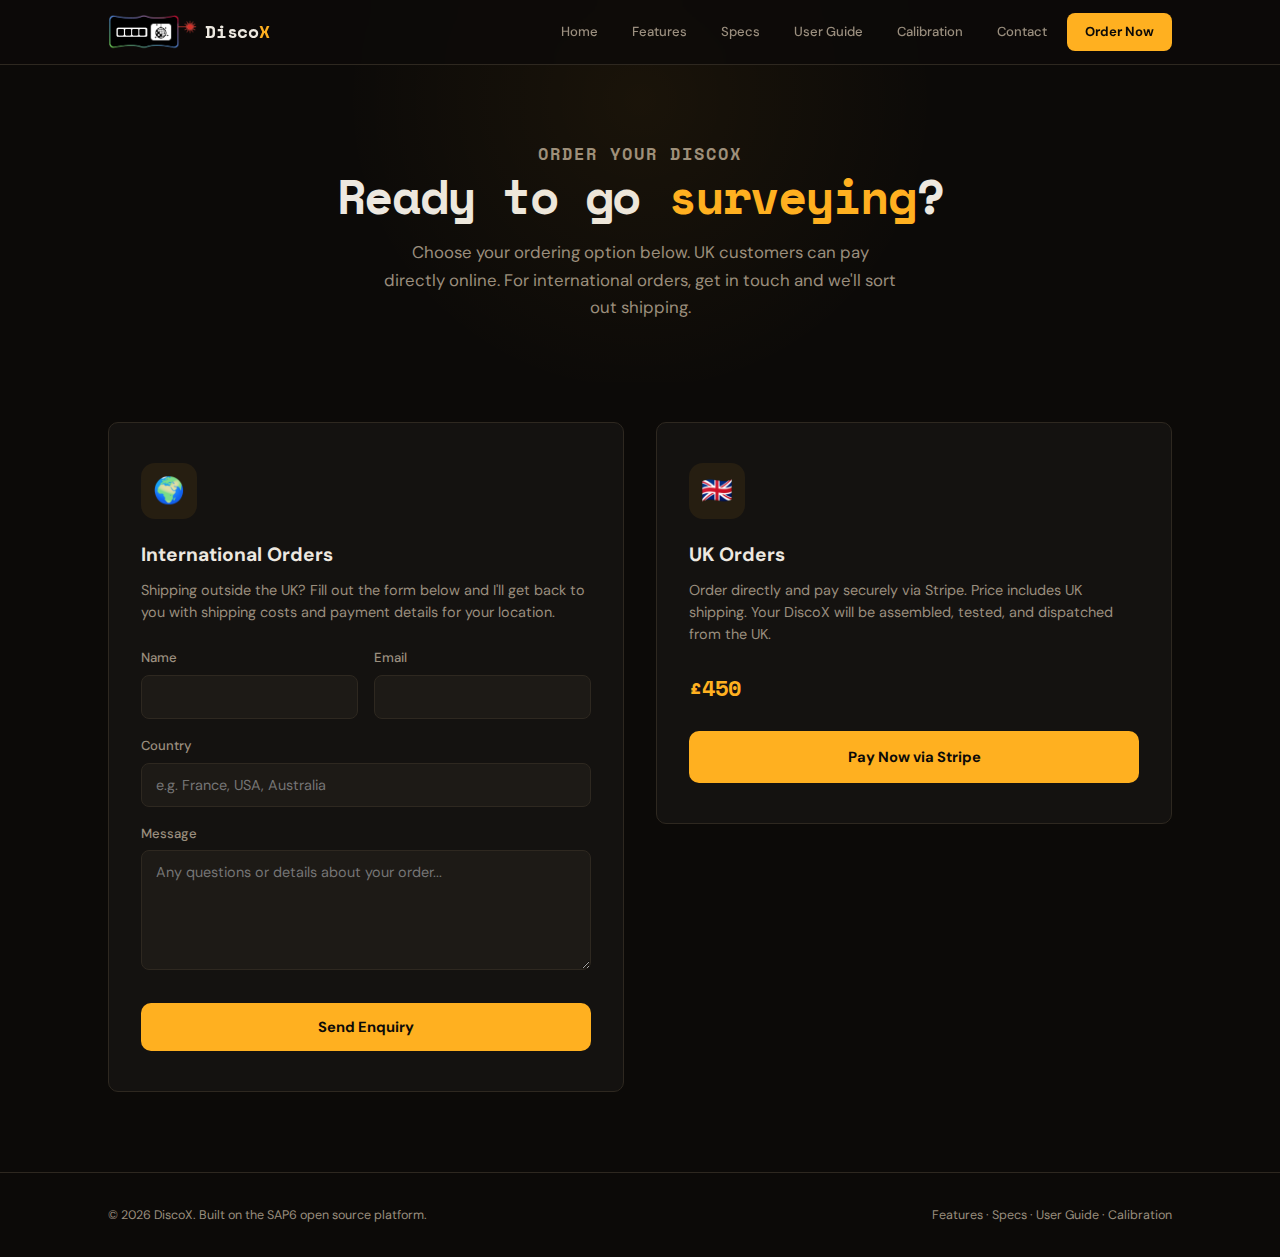
<file: order.html>
<!DOCTYPE html>
<html lang="en">
<head>
  <meta charset="UTF-8" />
  <meta name="viewport" content="width=device-width, initial-scale=1.0" />
  <title>Order — DiscoX</title>
  <link rel="preconnect" href="https://fonts.googleapis.com" />
  <link rel="preconnect" href="https://fonts.gstatic.com" crossorigin />
  <link href="https://fonts.googleapis.com/css2?family=DM+Sans:ital,wght@0,400;0,500;0,700&family=Space+Mono:wght@400;700&display=swap" rel="stylesheet" />
  <style>
    /* ── Reset & Variables ── */
    *, *::before, *::after { margin: 0; padding: 0; box-sizing: border-box; }

    :root {
      --bg: #0c0a08;
      --surface: #141210;
      --surface-2: #1d1a16;
      --border: #2e2820;
      --text: #ede8e0;
      --text-dim: #9a8e7e;
      --accent: #ffb020;
      --accent-dim: #cc8d1a;
      --red: #ff4d4d;
      --green: #2ecc71;
      --purple: #a66bff;
      --font-body: 'DM Sans', sans-serif;
      --font-mono: 'Space Mono', monospace;
      --max-w: 1120px;
      --radius: 10px;
    }

    html { scroll-behavior: smooth; scroll-padding-top: 80px; }

    body {
      font-family: var(--font-body);
      background: var(--bg);
      color: var(--text);
      line-height: 1.65;
      -webkit-font-smoothing: antialiased;
    }

    ::selection { background: var(--accent); color: var(--bg); }

    img { max-width: 100%; display: block; }
    a { color: var(--accent); text-decoration: none; transition: opacity .2s; }
    a:hover { opacity: .8; }

    /* ── Utility ── */
    .container { max-width: var(--max-w); margin: 0 auto; padding: 0 28px; }
    .sr-only { position: absolute; width: 1px; height: 1px; overflow: hidden; clip: rect(0,0,0,0); }

    /* ── Nav ── */
    .nav {
      position: fixed; top: 0; left: 0; right: 0; z-index: 100;
      background: rgba(12,10,8,.82);
      backdrop-filter: blur(18px);
      -webkit-backdrop-filter: blur(18px);
      border-bottom: 1px solid var(--border);
    }
    .nav__inner {
      max-width: var(--max-w); margin: 0 auto; padding: 0 28px;
      display: flex; align-items: center; justify-content: space-between;
      height: 64px;
    }
    .nav__logo {
      font-family: var(--font-mono); font-weight: 700; font-size: 1.1rem;
      color: var(--text); letter-spacing: -.02em;
      display: flex; align-items: center; gap: 8px;
    }
    .nav__logo img { height: 36px; width: auto; display: block; }
    .nav__logo span span { color: var(--accent); }
    .nav__links { display: flex; gap: 6px; align-items: center; }
    .nav__links a {
      font-size: .82rem; font-weight: 500; color: var(--text-dim);
      padding: 6px 14px; border-radius: 8px; transition: all .2s;
    }
    .nav__links a:hover { color: var(--text); background: var(--surface-2); opacity: 1; }
    .nav__cta {
      background: var(--accent) !important; color: var(--bg) !important;
      font-weight: 700 !important; border-radius: 8px !important;
      padding: 8px 18px !important; font-size: .82rem !important;
    }
    .nav__cta:hover { background: var(--accent-dim) !important; }

    /* Mobile nav */
    .nav__toggle { display: none; background: none; border: none; color: var(--text); cursor: pointer; padding: 8px; }
    .nav__toggle svg { width: 24px; height: 24px; }

    @media (max-width: 768px) {
      .nav__toggle { display: block; }
      .nav__links {
        display: none; flex-direction: column; position: absolute;
        top: 64px; left: 0; right: 0; background: rgba(12,10,8,.96);
        backdrop-filter: blur(18px);
        border-bottom: 1px solid var(--border);
        padding: 12px 20px;
      }
      .nav__links.open { display: flex; }
      .nav__links a { padding: 12px 14px; width: 100%; }
    }

    /* ── Page header ── */
    .page-header {
      padding: 140px 0 60px;
      text-align: center;
      position: relative;
      overflow: hidden;
    }
    .page-header::before {
      content: '';
      position: absolute; top: -200px; left: 50%; transform: translateX(-50%);
      width: 600px; height: 600px;
      background: radial-gradient(circle, rgba(255,176,32,.06) 0%, transparent 70%);
      pointer-events: none;
    }
    .page-header h1 {
      font-family: var(--font-mono); font-size: clamp(2rem, 4vw, 3rem);
      font-weight: 700; letter-spacing: -.03em; line-height: 1.15;
      margin-bottom: 16px;
    }
    .page-header h1 span { color: var(--accent); }
    .page-header p {
      font-size: 1.05rem; color: var(--text-dim); max-width: 520px;
      margin: 0 auto;
    }

    /* ── Section generic ── */
    .section-label {
      font-family: var(--font-mono); font-size: .72rem; font-weight: 700;
      text-transform: uppercase; letter-spacing: .12em; color: var(--accent);
      margin-bottom: 12px;
    }
    .section-title {
      font-size: clamp(1.6rem, 3vw, 2.2rem); font-weight: 700;
      letter-spacing: -.02em; line-height: 1.2; margin-bottom: 16px;
    }
    .section-desc { color: var(--text-dim); max-width: 560px; margin-bottom: 40px; }

    /* ── Order options grid ── */
    .order-options {
      padding: 40px 0 80px;
    }
    .order-options__grid {
      display: grid;
      grid-template-columns: 1fr 1fr;
      gap: 32px;
      align-items: start;
    }
    @media (max-width: 768px) {
      .order-options__grid { grid-template-columns: 1fr; }
    }

    .order-card {
      background: var(--surface);
      border: 1px solid var(--border);
      border-radius: var(--radius);
      padding: 40px 32px;
    }
    .order-card__icon {
      width: 56px; height: 56px; border-radius: 14px;
      display: flex; align-items: center; justify-content: center;
      margin-bottom: 20px; font-size: 1.6rem;
      background: rgba(255,176,32,.08); color: var(--accent);
    }
    .order-card h2 {
      font-size: 1.2rem; font-weight: 700; margin-bottom: 8px;
    }
    .order-card p {
      font-size: .9rem; color: var(--text-dim); line-height: 1.55;
      margin-bottom: 24px;
    }
    .order-card .price {
      font-family: var(--font-mono); font-size: 1.4rem; font-weight: 700;
      color: var(--accent); margin-bottom: 24px;
    }

    /* ── Buttons ── */
    .btn {
      display: inline-flex; align-items: center; gap: 8px;
      padding: 14px 28px; border-radius: var(--radius); font-weight: 700;
      font-size: .92rem; transition: all .2s; border: none; cursor: pointer;
      font-family: var(--font-body);
    }
    .btn--primary { background: var(--accent); color: var(--bg); }
    .btn--primary:hover { background: var(--accent-dim); color: var(--bg); opacity: 1; }
    .btn--full { width: 100%; justify-content: center; }

    /* ── Contact form ── */
    .contact__form { margin-top: 0; }
    .contact__form .form-row {
      display: grid; grid-template-columns: 1fr 1fr; gap: 16px; margin-bottom: 16px;
    }
    @media (max-width: 560px) { .contact__form .form-row { grid-template-columns: 1fr; } }
    .contact__form label {
      display: block; font-size: .82rem; font-weight: 500;
      color: var(--text-dim); margin-bottom: 6px;
    }
    .contact__form input,
    .contact__form textarea {
      width: 100%; padding: 12px 14px; border-radius: 8px;
      border: 1px solid var(--border); background: var(--surface-2);
      color: var(--text); font-family: var(--font-body); font-size: .9rem;
      transition: border-color .2s;
    }
    .contact__form input:focus,
    .contact__form textarea:focus {
      outline: none; border-color: var(--accent);
    }
    .contact__form textarea { resize: vertical; min-height: 120px; }
    .contact__form .btn { margin-top: 8px; }

    /* ── Footer ── */
    footer {
      border-top: 1px solid var(--border); padding: 32px 0;
      font-size: .78rem; color: var(--text-dim);
    }
    footer .container {
      display: flex; justify-content: space-between; align-items: center; flex-wrap: wrap; gap: 12px;
    }
    footer a { color: var(--text-dim); }
    footer a:hover { color: var(--accent); }

    /* ── Animations ── */
    @keyframes fadeUp {
      from { opacity: 0; transform: translateY(24px); }
      to { opacity: 1; transform: translateY(0); }
    }
    .page-header .section-label { animation: fadeUp .7s .05s ease both; }
    .page-header h1             { animation: fadeUp .7s .15s ease both; }
    .page-header p              { animation: fadeUp .7s .25s ease both; }
    .fade-in {
      opacity: 0; transform: translateY(24px);
      transition: opacity .6s ease, transform .6s ease;
    }
    .fade-in.visible { opacity: 1; transform: translateY(0); }
  </style>
</head>
<body>

  <!-- ════ NAV ════ -->
  <nav class="nav" role="navigation">
    <div class="nav__inner">
      <a href="index.html" class="nav__logo"><img src="logo.png" alt="DiscoX logo" /><span>Disco<span>X</span></span></a>
      <button class="nav__toggle" aria-label="Toggle menu" onclick="document.querySelector('.nav__links').classList.toggle('open')">
        <svg viewBox="0 0 24 24" fill="none" stroke="currentColor" stroke-width="2"><line x1="3" y1="6" x2="21" y2="6"/><line x1="3" y1="12" x2="21" y2="12"/><line x1="3" y1="18" x2="21" y2="18"/></svg>
      </button>
      <div class="nav__links">
        <a href="index.html">Home</a>
        <a href="index.html#features">Features</a>
        <a href="index.html#specs">Specs</a>
        <a href="user-guide.html">User Guide</a>
        <a href="user-guide.html#calibration">Calibration</a>
        <a href="index.html#contact">Contact</a>
        <a href="order.html" class="nav__cta">Order Now</a>
      </div>
    </div>
  </nav>

  <!-- ════ HEADER ════ -->
  <header class="page-header">
    <div class="container">
      <p class="section-label">Order Your DiscoX</p>
      <h1>Ready to go <span>surveying</span>?</h1>
      <p>Choose your ordering option below. UK customers can pay directly online. For international orders, get in touch and we'll sort out shipping.</p>
    </div>
  </header>

  <!-- ════ ORDER OPTIONS ════ -->
  <section class="order-options">
    <div class="container">
      <div class="order-options__grid">

        <!-- International Orders -->
        <div class="order-card fade-in">
          <div class="order-card__icon">🌍</div>
          <h2>International Orders</h2>
          <p>Shipping outside the UK? Fill out the form below and I'll get back to you with shipping costs and payment details for your location.</p>

          <form class="contact__form" action="https://formspree.io/f/mvgwqgyq" method="POST">
            <input type="hidden" name="_subject" value="International DiscoX Order Enquiry" />
            <div class="form-row">
              <div>
                <label for="name">Name</label>
                <input type="text" name="name" id="name" required />
              </div>
              <div>
                <label for="email">Email</label>
                <input type="email" name="email" id="email" required />
              </div>
            </div>
            <div style="margin-bottom:16px;">
              <label for="country">Country</label>
              <input type="text" name="country" id="country" required placeholder="e.g. France, USA, Australia" />
            </div>
            <div style="margin-bottom:16px;">
              <label for="message">Message</label>
              <textarea name="message" id="message" rows="4" placeholder="Any questions or details about your order..."></textarea>
            </div>
            <button type="submit" class="btn btn--primary btn--full">Send Enquiry</button>
          </form>
        </div>

        <!-- UK Orders -->
        <div class="order-card fade-in">
          <div class="order-card__icon">🇬🇧</div>
          <h2>UK Orders</h2>
          <p>Order directly and pay securely via Stripe. Price includes UK shipping. Your DiscoX will be assembled, tested, and dispatched from the UK.</p>
          <div class="price">£450</div>
          <a href="https://buy.stripe.com/00wfZie3DgeU7ugd9Za7C03" class="btn btn--primary btn--full">Pay Now via Stripe</a>
        </div>

      </div>
    </div>
  </section>

  <!-- ════ FOOTER ════ -->
  <footer>
    <div class="container">
      <span>&copy; 2026 DiscoX. Built on the <a href="https://stic.readthedocs.io/" target="_blank">SAP6</a> open source platform.</span>
      <span>
        <a href="index.html#features">Features</a> · <a href="index.html#specs">Specs</a> · <a href="user-guide.html">User Guide</a> · <a href="user-guide.html#calibration">Calibration</a>
      </span>
    </div>
  </footer>

  <!-- ════ SCRIPTS ════ -->
  <script>
    // Intersection Observer for fade-in
    const observer = new IntersectionObserver((entries) => {
      entries.forEach(e => { if (e.isIntersecting) { e.target.classList.add('visible'); observer.unobserve(e.target); } });
    }, { threshold: 0.15 });
    document.querySelectorAll('.fade-in').forEach(el => observer.observe(el));

    // Close mobile nav on link click
    document.querySelectorAll('.nav__links a').forEach(a => {
      a.addEventListener('click', () => {
        document.querySelector('.nav__links').classList.remove('open');
      });
    });
  </script>

</body>
</html>
</file>
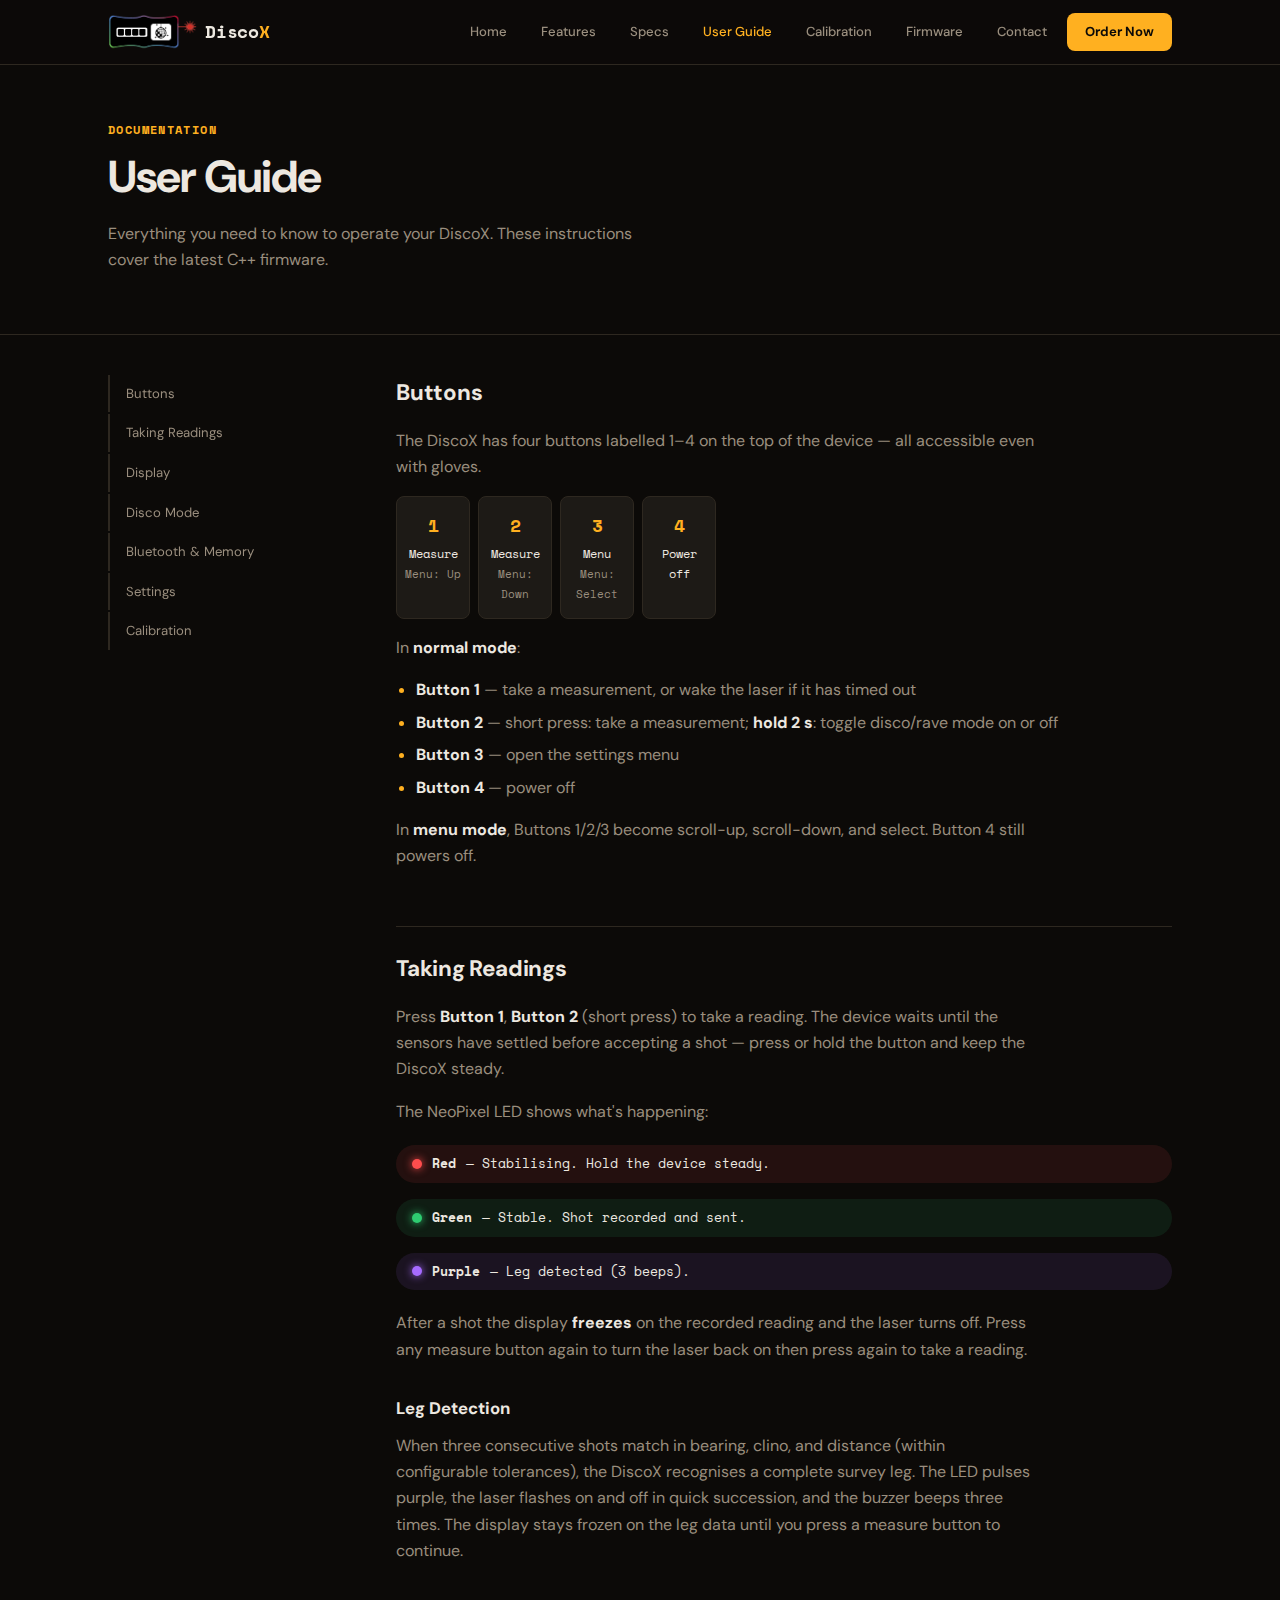
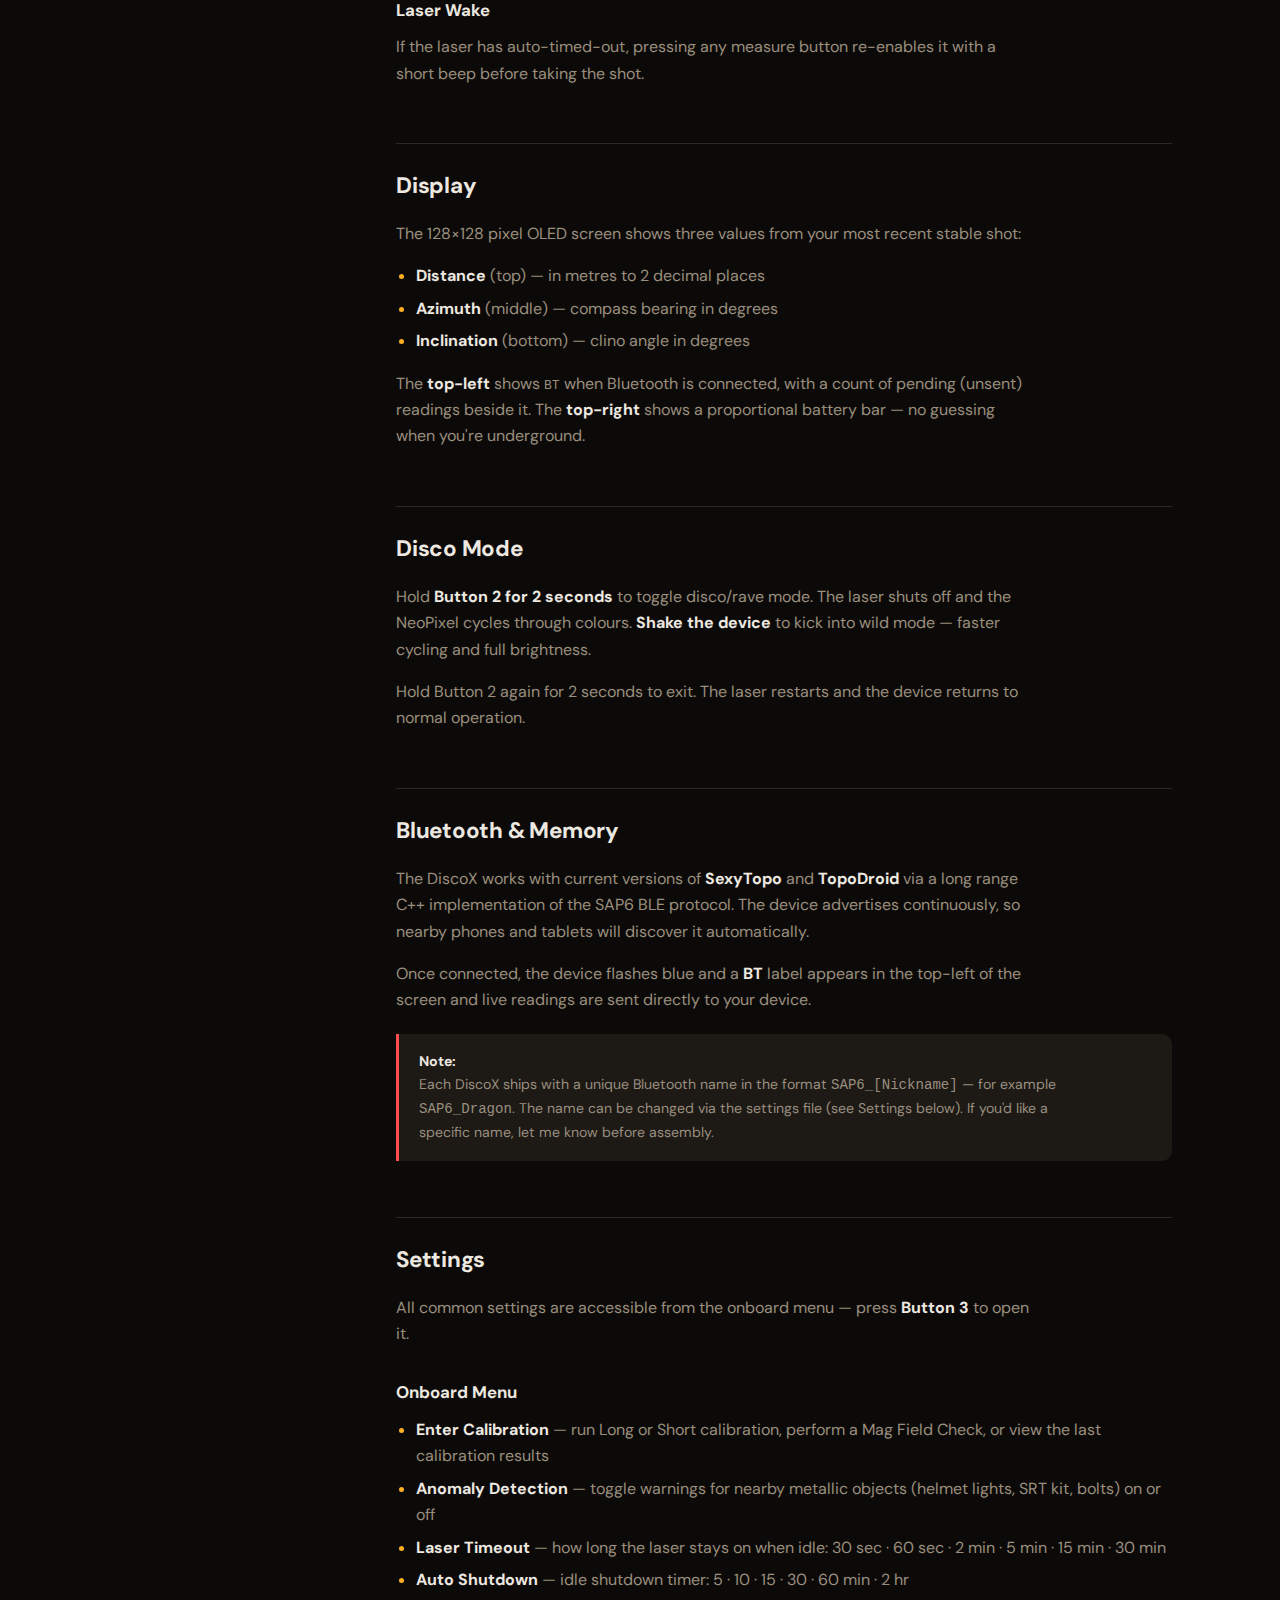
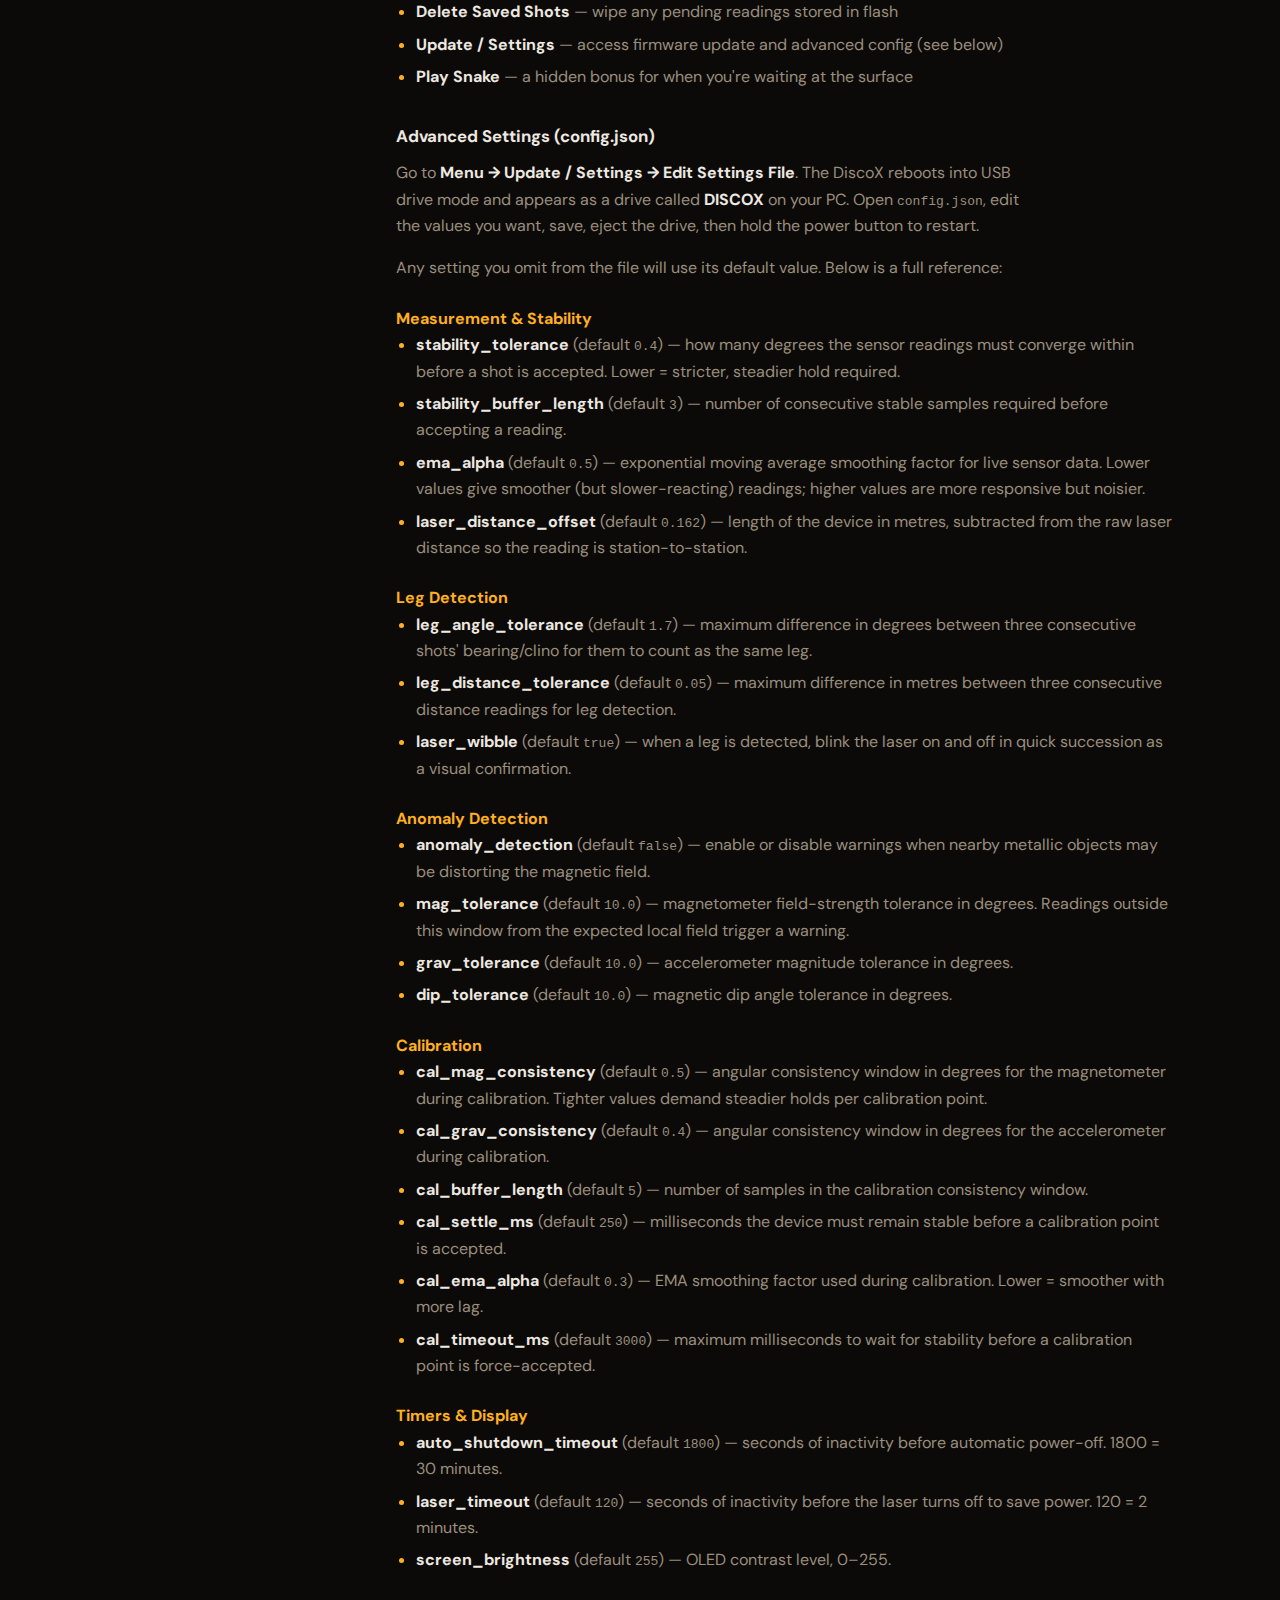
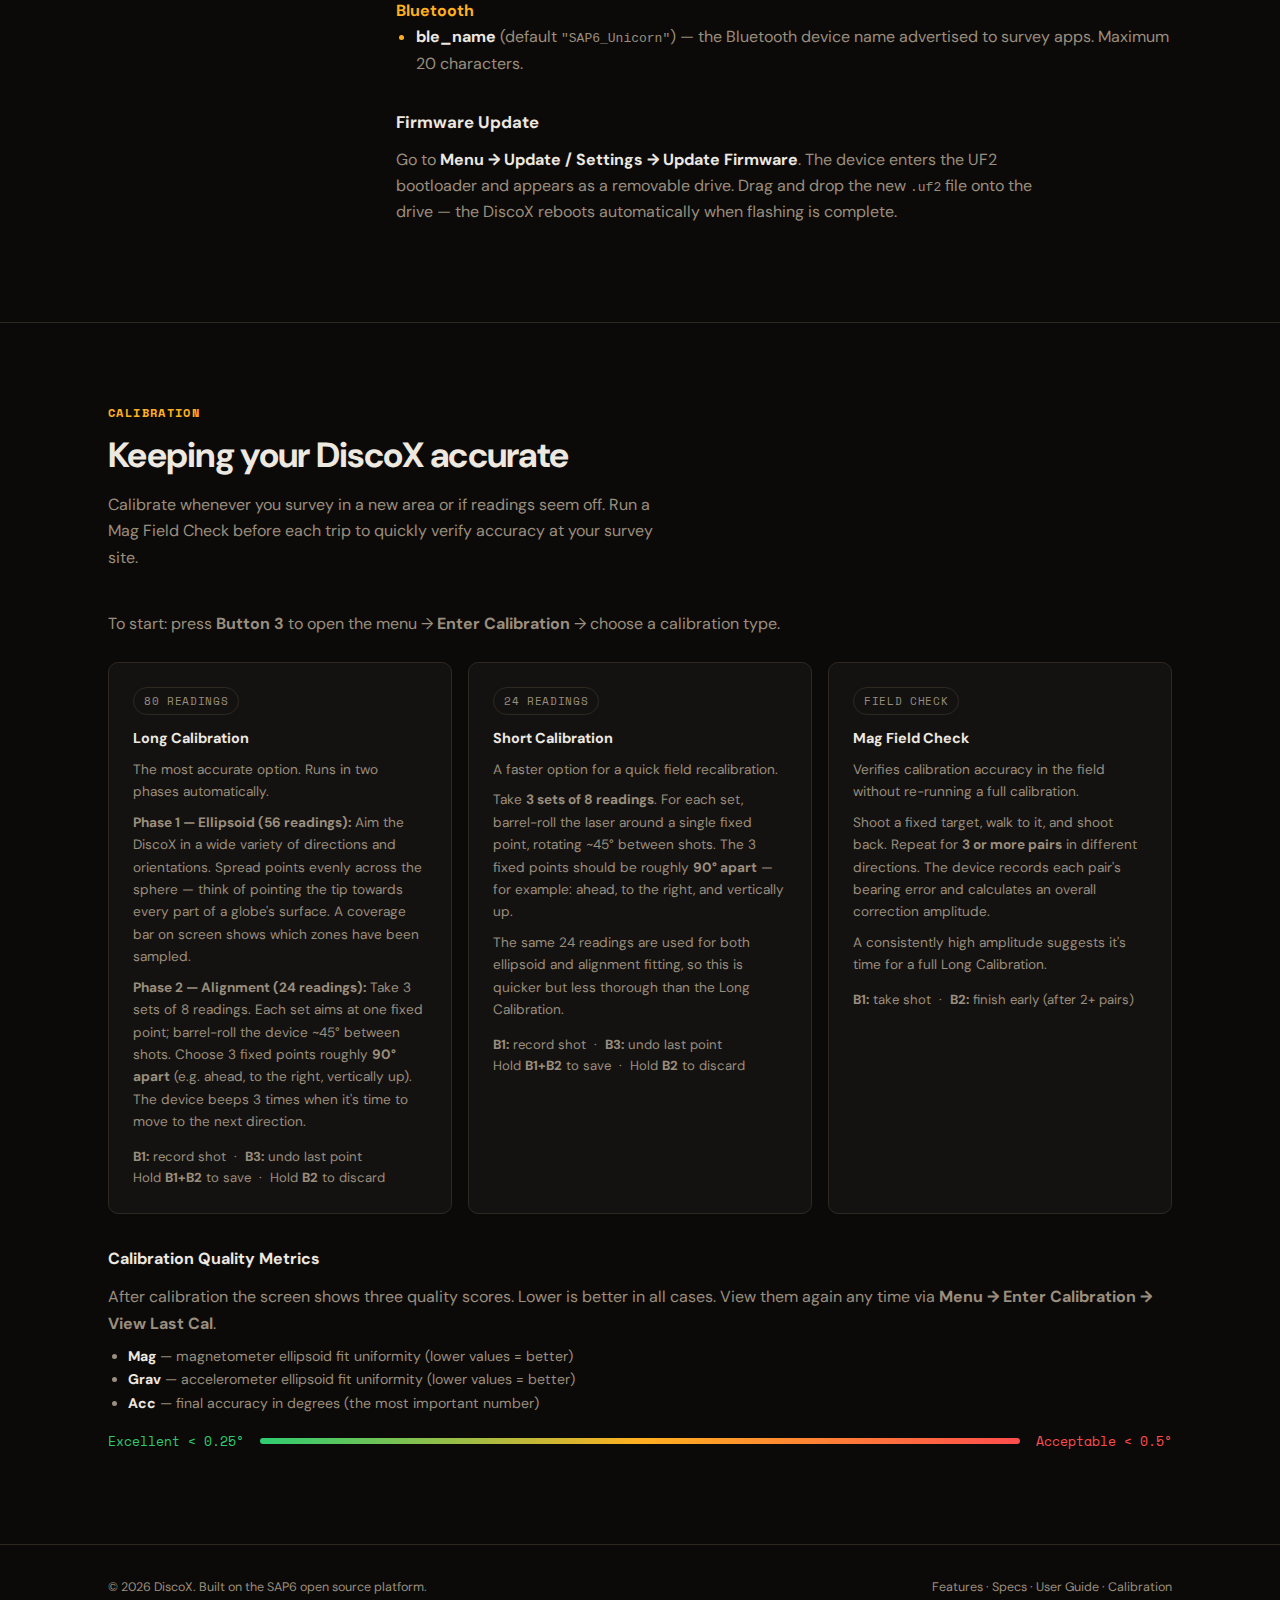
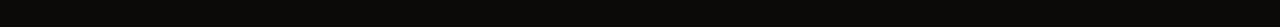
<file: user-guide.html>
<!DOCTYPE html>
<html lang="en">
<head>
  <meta charset="UTF-8" />
  <meta name="viewport" content="width=device-width, initial-scale=1.0" />
  <title>User Guide — DiscoX Cave Survey Device</title>
  <link rel="preconnect" href="https://fonts.googleapis.com" />
  <link rel="preconnect" href="https://fonts.gstatic.com" crossorigin />
  <link href="https://fonts.googleapis.com/css2?family=DM+Sans:ital,wght@0,400;0,500;0,700&family=Space+Mono:wght@400;700&display=swap" rel="stylesheet" />
  <style>
    /* ── Reset & Variables ── */
    *, *::before, *::after { margin: 0; padding: 0; box-sizing: border-box; }

    :root {
      --bg: #0c0a08;
      --surface: #141210;
      --surface-2: #1d1a16;
      --border: #2e2820;
      --text: #ede8e0;
      --text-dim: #9a8e7e;
      --accent: #ffb020;
      --accent-dim: #cc8d1a;
      --red: #ff4d4d;
      --green: #2ecc71;
      --purple: #a66bff;
      --font-body: 'DM Sans', sans-serif;
      --font-mono: 'Space Mono', monospace;
      --max-w: 1120px;
      --radius: 10px;
    }

    html { scroll-behavior: smooth; scroll-padding-top: 80px; }

    body {
      font-family: var(--font-body);
      background: var(--bg);
      color: var(--text);
      line-height: 1.65;
      -webkit-font-smoothing: antialiased;
    }

    ::selection { background: var(--accent); color: var(--bg); }

    img { max-width: 100%; display: block; }
    a { color: var(--accent); text-decoration: none; transition: opacity .2s; }
    a:hover { opacity: .8; }

    /* ── Utility ── */
    .container { max-width: var(--max-w); margin: 0 auto; padding: 0 28px; }
    .sr-only { position: absolute; width: 1px; height: 1px; overflow: hidden; clip: rect(0,0,0,0); }
    .tag {
      display: inline-block;
      font-family: var(--font-mono);
      font-size: .7rem;
      letter-spacing: .06em;
      text-transform: uppercase;
      padding: 4px 10px;
      border: 1px solid var(--border);
      border-radius: 100px;
      color: var(--text-dim);
    }

    /* ── Nav ── */
    .nav {
      position: fixed; top: 0; left: 0; right: 0; z-index: 100;
      background: rgba(12,10,8,.82);
      backdrop-filter: blur(18px);
      -webkit-backdrop-filter: blur(18px);
      border-bottom: 1px solid var(--border);
    }
    .nav__inner {
      max-width: var(--max-w); margin: 0 auto; padding: 0 28px;
      display: flex; align-items: center; justify-content: space-between;
      height: 64px;
    }
    .nav__logo {
      font-family: var(--font-mono); font-weight: 700; font-size: 1.1rem;
      color: var(--text); letter-spacing: -.02em;
      display: flex; align-items: center; gap: 8px;
    }
    .nav__logo img { height: 36px; width: auto; display: block; }
    .nav__logo span span { color: var(--accent); }
    .nav__links { display: flex; gap: 6px; align-items: center; }
    .nav__links a {
      font-size: .82rem; font-weight: 500; color: var(--text-dim);
      padding: 6px 14px; border-radius: 8px; transition: all .2s;
    }
    .nav__links a:hover { color: var(--text); background: var(--surface-2); opacity: 1; }
    .nav__links a.active { color: var(--accent); }
    .nav__cta {
      background: var(--accent) !important; color: var(--bg) !important;
      font-weight: 700 !important; border-radius: 8px !important;
      padding: 8px 18px !important; font-size: .82rem !important;
    }
    .nav__cta:hover { background: var(--accent-dim) !important; }

    /* Mobile nav */
    .nav__toggle { display: none; background: none; border: none; color: var(--text); cursor: pointer; padding: 8px; }
    .nav__toggle svg { width: 24px; height: 24px; }

    @media (max-width: 768px) {
      .nav__toggle { display: block; }
      .nav__links {
        display: none; flex-direction: column; position: absolute;
        top: 64px; left: 0; right: 0; background: rgba(12,10,8,.96);
        backdrop-filter: blur(18px);
        border-bottom: 1px solid var(--border);
        padding: 12px 20px;
      }
      .nav__links.open { display: flex; }
      .nav__links a { padding: 12px 14px; width: 100%; }
    }

    /* ── Page header ── */
    .page-header {
      padding: 120px 0 60px;
      border-bottom: 1px solid var(--border);
    }
    .page-header .section-label {
      font-family: var(--font-mono); font-size: .72rem; font-weight: 700;
      text-transform: uppercase; letter-spacing: .12em; color: var(--accent);
      margin-bottom: 12px;
    }
    .page-header h1 {
      font-size: clamp(1.8rem, 4vw, 2.8rem); font-weight: 700;
      letter-spacing: -.02em; line-height: 1.2; margin-bottom: 16px;
    }
    .page-header p {
      color: var(--text-dim); max-width: 560px; font-size: 1rem;
    }

    /* ── Section generic ── */
    section { padding: 80px 0; }
    .section-label {
      font-family: var(--font-mono); font-size: .72rem; font-weight: 700;
      text-transform: uppercase; letter-spacing: .12em; color: var(--accent);
      margin-bottom: 12px;
    }
    .section-title {
      font-size: clamp(1.6rem, 3vw, 2.2rem); font-weight: 700;
      letter-spacing: -.02em; line-height: 1.2; margin-bottom: 16px;
    }
    .section-desc { color: var(--text-dim); max-width: 560px; margin-bottom: 40px; }

    /* ── Docs Sections ── */
    .docs { border-top: 1px solid var(--border); }
    .docs-grid {
      display: grid; grid-template-columns: 240px 1fr; gap: 48px; margin-top: 40px;
    }

    .docs-nav { position: sticky; top: 88px; align-self: start; }

    @media (max-width: 768px) {
      .docs-grid { grid-template-columns: 1fr; gap: 24px; }
      .docs-nav { position: static; }
    }
    .docs-nav a {
      display: block; font-size: .82rem; color: var(--text-dim);
      padding: 8px 16px; border-left: 2px solid var(--border);
      transition: all .2s; margin-bottom: 2px;
    }
    .docs-nav a:hover, .docs-nav a.active {
      color: var(--accent); border-color: var(--accent); opacity: 1;
    }

    .docs-content h2 {
      font-size: 1.4rem; font-weight: 700; margin-top: 56px; margin-bottom: 16px;
      padding-top: 24px; border-top: 1px solid var(--border);
      letter-spacing: -.01em;
    }
    .docs-content h2:first-child { margin-top: 0; border-top: none; padding-top: 0; }
    .docs-content h3 {
      font-size: 1.05rem; font-weight: 700; margin-top: 32px; margin-bottom: 10px;
    }
    .docs-content p { color: var(--text-dim); margin-bottom: 16px; max-width: 640px; }
    .docs-content strong { color: var(--text); }
    .docs-content ul, .docs-content ol {
      margin-bottom: 16px; padding-left: 20px; color: var(--text-dim);
    }
    .docs-content li { margin-bottom: 6px; }
    .docs-content li::marker { color: var(--accent); }

    .callout {
      background: var(--surface-2); border-left: 3px solid var(--accent);
      padding: 16px 20px; border-radius: 0 var(--radius) var(--radius) 0;
      margin: 20px 0; font-size: .88rem;
    }
    .callout--warn { border-color: var(--red); }
    .callout--info { border-color: var(--purple); }
    .callout p { margin-bottom: 0; }

    .led-demo {
      display: inline-flex; align-items: center; gap: 10px;
      padding: 8px 16px; border-radius: 100px; font-size: .82rem;
      font-family: var(--font-mono); margin: 4px 0;
    }
    .led-dot {
      width: 10px; height: 10px; border-radius: 50%;
    }
    .led-dot--red { background: var(--red); box-shadow: 0 0 8px var(--red); }
    .led-dot--green { background: var(--green); box-shadow: 0 0 8px var(--green); }
    .led-dot--purple { background: var(--purple); box-shadow: 0 0 8px var(--purple); }

    .calib-grid {
      display: grid; grid-template-columns: 1fr 1fr; gap: 16px; margin: 20px 0;
    }
    @media (max-width: 560px) { .calib-grid { grid-template-columns: 1fr; } }
    .calib-card {
      background: var(--surface); border: 1px solid var(--border);
      border-radius: var(--radius); padding: 24px;
    }
    .calib-card h4 {
      font-size: .9rem; font-weight: 700; margin-bottom: 8px;
    }
    .calib-card p { font-size: .82rem; }

    .accuracy-scale {
      display: flex; align-items: center; gap: 16px; margin: 12px 0;
      font-family: var(--font-mono); font-size: .8rem;
    }
    .accuracy-bar {
      flex: 1; height: 6px; border-radius: 3px;
      background: linear-gradient(90deg, var(--green), var(--accent), var(--red));
    }

    /* ── Button layout diagram ── */
    .button-diagram {
      display: grid; grid-template-columns: repeat(4, 1fr); gap: 8px;
      max-width: 320px; margin: 16px 0;
    }
    .button-diagram__btn {
      background: var(--surface-2); border: 1px solid var(--border);
      border-radius: 8px; padding: 14px 8px; text-align: center;
      font-family: var(--font-mono); font-size: .75rem;
    }
    .button-diagram__btn span {
      display: block; font-size: 1.1rem; font-weight: 700; color: var(--accent);
      margin-bottom: 4px;
    }
    .button-diagram__btn small { color: var(--text-dim); font-size: .68rem; }

    /* ── Footer ── */
    footer {
      border-top: 1px solid var(--border); padding: 32px 0;
      font-size: .78rem; color: var(--text-dim);
    }
    footer .container {
      display: flex; justify-content: space-between; align-items: center; flex-wrap: wrap; gap: 12px;
    }
    footer a { color: var(--text-dim); }
    footer a:hover { color: var(--accent); }
  </style>
</head>
<body>

  <!-- ════ NAV ════ -->
  <nav class="nav" role="navigation">
    <div class="nav__inner">
      <a href="index.html" class="nav__logo"><img src="logo.png" alt="DiscoX logo" /><span>Disco<span>X</span></span></a>
      <button class="nav__toggle" aria-label="Toggle menu" onclick="document.querySelector('.nav__links').classList.toggle('open')">
        <svg viewBox="0 0 24 24" fill="none" stroke="currentColor" stroke-width="2"><line x1="3" y1="6" x2="21" y2="6"/><line x1="3" y1="12" x2="21" y2="12"/><line x1="3" y1="18" x2="21" y2="18"/></svg>
      </button>
      <div class="nav__links">
        <a href="index.html">Home</a>
        <a href="index.html#features">Features</a>
        <a href="index.html#specs">Specs</a>
        <a href="user-guide.html" class="active">User Guide</a>
        <a href="#calibration">Calibration</a>
        <a href="firmware.html">Firmware</a>
        <a href="index.html#contact">Contact</a>
        <a href="order.html" class="nav__cta">Order Now</a>
      </div>
    </div>
  </nav>

  <!-- ════ PAGE HEADER ════ -->
  <header class="page-header">
    <div class="container">
      <p class="section-label">Documentation</p>
      <h1>User Guide</h1>
      <p>Everything you need to know to operate your DiscoX. These instructions cover the latest C++ firmware.</p>
    </div>
  </header>

  <!-- ════ USER GUIDE ════ -->
  <section class="docs" id="docs" style="border-top: none; padding-top: 0;">
    <div class="container">
      <div class="docs-grid">
        <!-- Sidebar Nav -->
        <nav class="docs-nav" aria-label="Documentation navigation">
          <a href="#doc-buttons">Buttons</a>
          <a href="#doc-readings">Taking Readings</a>
          <a href="#doc-display">Display</a>
          <a href="#doc-disco">Disco Mode</a>
          <a href="#doc-bluetooth">Bluetooth &amp; Memory</a>
          <a href="#doc-settings">Settings</a>
          <a href="#calibration">Calibration</a>
        </nav>

        <!-- Docs Content -->
        <div class="docs-content">

          <!-- Buttons -->
          <h2 id="doc-buttons">Buttons</h2>
          <p>The DiscoX has four buttons labelled 1–4 on the top of the device — all accessible even with gloves.</p>

          <div class="button-diagram">
            <div class="button-diagram__btn"><span>1</span>Measure<br/><small>Menu: Up</small></div>
            <div class="button-diagram__btn"><span>2</span>Measure<br/><small>Menu: Down</small></div>
            <div class="button-diagram__btn"><span>3</span>Menu<br/><small>Menu: Select</small></div>
            <div class="button-diagram__btn"><span>4</span>Power off</div>
          </div>

          <p>In <strong>normal mode</strong>:</p>
          <ul>
            <li><strong>Button 1</strong> — take a measurement, or wake the laser if it has timed out</li>
            <li><strong>Button 2</strong> — short press: take a measurement; <strong>hold 2 s</strong>: toggle disco/rave mode on or off</li>
            <li><strong>Button 3</strong> — open the settings menu</li>
            <li><strong>Button 4</strong> — power off</li>
          </ul>

          <p>In <strong>menu mode</strong>, Buttons 1/2/3 become scroll-up, scroll-down, and select. Button 4 still powers off.</p>

          <!-- Taking Readings -->
          <h2 id="doc-readings">Taking Readings</h2>
          <p>Press <strong>Button 1</strong>, <strong>Button 2</strong> (short press) to take a reading. The device waits until the sensors have settled before accepting a shot — press or hold the button and keep the DiscoX steady.</p>

          <p>The NeoPixel LED shows what's happening:</p>
          <div style="display:flex; flex-direction:column; gap:8px; margin:16px 0;">
            <div class="led-demo" style="background:rgba(255,77,77,.1);">
              <span class="led-dot led-dot--red"></span> <strong>Red</strong> — Stabilising. Hold the device steady.
            </div>
            <div class="led-demo" style="background:rgba(46,204,113,.1);">
              <span class="led-dot led-dot--green"></span> <strong>Green</strong> — Stable. Shot recorded and sent.
            </div>
            <div class="led-demo" style="background:rgba(166,107,255,.1);">
              <span class="led-dot led-dot--purple"></span> <strong>Purple</strong> — Leg detected (3 beeps).
            </div>
          </div>

          <p>After a shot the display <strong>freezes</strong> on the recorded reading and the laser turns off. Press any measure button again to turn the laser back on then press again to take a reading.</p>

          <h3>Leg Detection</h3>
          <p>When three consecutive shots match in bearing, clino, and distance (within configurable tolerances), the DiscoX recognises a complete survey leg. The LED pulses purple, the laser flashes on and off in quick succession, and the buzzer beeps three times. The display stays frozen on the leg data until you press a measure button to continue.</p>

          <h3>Laser Wake</h3>
          <p>If the laser has auto-timed-out, pressing any measure button re-enables it with a short beep before taking the shot.</p>

          <!-- Display -->
          <h2 id="doc-display">Display</h2>
          <p>The 128×128 pixel OLED screen shows three values from your most recent stable shot:</p>
          <ul>
            <li><strong>Distance</strong> (top) — in metres to 2 decimal places</li>
            <li><strong>Azimuth</strong> (middle) — compass bearing in degrees</li>
            <li><strong>Inclination</strong> (bottom) — clino angle in degrees</li>
          </ul>
          <p>The <strong>top-left</strong> shows <code>BT</code> when Bluetooth is connected, with a count of pending (unsent) readings beside it. The <strong>top-right</strong> shows a proportional battery bar — no guessing when you're underground.</p>

          <!-- Disco Mode -->
          <h2 id="doc-disco">Disco Mode</h2>
          <p>Hold <strong>Button 2 for 2 seconds</strong> to toggle disco/rave mode. The laser shuts off and the NeoPixel cycles through colours. <strong>Shake the device</strong> to kick into wild mode — faster cycling and full brightness.</p>
          <p>Hold Button 2 again for 2 seconds to exit. The laser restarts and the device returns to normal operation.</p>

          <!-- Bluetooth & Memory -->
          <h2 id="doc-bluetooth">Bluetooth &amp; Memory</h2>
          <p>The DiscoX works with current versions of <strong>SexyTopo</strong> and <strong>TopoDroid</strong> via a long range C++ implementation of the SAP6 BLE protocol. The device advertises continuously, so nearby phones and tablets will discover it automatically.</p>
          <p>Once connected, the device flashes blue and a <strong>BT</strong> label appears in the top-left of the screen and live readings are sent directly to your device.</p>

          <div class="callout callout--warn">
            <p><strong>Note:</strong> <p>Each DiscoX ships with a unique Bluetooth name in the format <code>SAP6_[Nickname]</code> — for example <code>SAP6_Dragon</code>. The name can be changed via the settings file (see Settings below). If you'd like a specific name, let me know before assembly.</p></p>
          </div>

          <!-- Settings -->
          <h2 id="doc-settings">Settings</h2>
          <p>All common settings are accessible from the onboard menu — press <strong>Button 3</strong> to open it.</p>

          <h3>Onboard Menu</h3>
          <ul>
            <li><strong>Enter Calibration</strong> — run Long or Short calibration, perform a Mag Field Check, or view the last calibration results</li>
            <li><strong>Anomaly Detection</strong> — toggle warnings for nearby metallic objects (helmet lights, SRT kit, bolts) on or off</li>
            <li><strong>Laser Timeout</strong> — how long the laser stays on when idle: 30 sec · 60 sec · 2 min · 5 min · 15 min · 30 min</li>
            <li><strong>Auto Shutdown</strong> — idle shutdown timer: 5 · 10 · 15 · 30 · 60 min · 2 hr</li>
            <li><strong>Delete Saved Shots</strong> — wipe any pending readings stored in flash</li>
            <li><strong>Update / Settings</strong> — access firmware update and advanced config (see below)</li>
            <li><strong>Play Snake</strong> — a hidden bonus for when you're waiting at the surface</li>
          </ul>

          <h3>Advanced Settings (config.json)</h3>
          <p>Go to <strong>Menu → Update / Settings → Edit Settings File</strong>. The DiscoX reboots into USB drive mode and appears as a drive called <strong>DISCOX</strong> on your PC. Open <code>config.json</code>, edit the values you want, save, eject the drive, then hold the power button to restart.</p>
          <p>Any setting you omit from the file will use its default value. Below is a full reference:</p>

          <h4 style="margin-top:24px; color:var(--accent);">Measurement &amp; Stability</h4>
          <ul>
            <li><strong>stability_tolerance</strong> (default&nbsp;<code>0.4</code>) — how many degrees the sensor readings must converge within before a shot is accepted. Lower = stricter, steadier hold required.</li>
            <li><strong>stability_buffer_length</strong> (default&nbsp;<code>3</code>) — number of consecutive stable samples required before accepting a reading.</li>
            <li><strong>ema_alpha</strong> (default&nbsp;<code>0.5</code>) — exponential moving average smoothing factor for live sensor data. Lower values give smoother (but slower-reacting) readings; higher values are more responsive but noisier.</li>
            <li><strong>laser_distance_offset</strong> (default&nbsp;<code>0.162</code>) — length of the device in metres, subtracted from the raw laser distance so the reading is station-to-station.</li>
          </ul>

          <h4 style="margin-top:24px; color:var(--accent);">Leg Detection</h4>
          <ul>
            <li><strong>leg_angle_tolerance</strong> (default&nbsp;<code>1.7</code>) — maximum difference in degrees between three consecutive shots' bearing/clino for them to count as the same leg.</li>
            <li><strong>leg_distance_tolerance</strong> (default&nbsp;<code>0.05</code>) — maximum difference in metres between three consecutive distance readings for leg detection.</li>
            <li><strong>laser_wibble</strong> (default&nbsp;<code>true</code>) — when a leg is detected, blink the laser on and off in quick succession as a visual confirmation.</li>
          </ul>

          <h4 style="margin-top:24px; color:var(--accent);">Anomaly Detection</h4>
          <ul>
            <li><strong>anomaly_detection</strong> (default&nbsp;<code>false</code>) — enable or disable warnings when nearby metallic objects may be distorting the magnetic field.</li>
            <li><strong>mag_tolerance</strong> (default&nbsp;<code>10.0</code>) — magnetometer field-strength tolerance in degrees. Readings outside this window from the expected local field trigger a warning.</li>
            <li><strong>grav_tolerance</strong> (default&nbsp;<code>10.0</code>) — accelerometer magnitude tolerance in degrees.</li>
            <li><strong>dip_tolerance</strong> (default&nbsp;<code>10.0</code>) — magnetic dip angle tolerance in degrees.</li>
          </ul>

          <h4 style="margin-top:24px; color:var(--accent);">Calibration</h4>
          <ul>
            <li><strong>cal_mag_consistency</strong> (default&nbsp;<code>0.5</code>) — angular consistency window in degrees for the magnetometer during calibration. Tighter values demand steadier holds per calibration point.</li>
            <li><strong>cal_grav_consistency</strong> (default&nbsp;<code>0.4</code>) — angular consistency window in degrees for the accelerometer during calibration.</li>
            <li><strong>cal_buffer_length</strong> (default&nbsp;<code>5</code>) — number of samples in the calibration consistency window.</li>
            <li><strong>cal_settle_ms</strong> (default&nbsp;<code>250</code>) — milliseconds the device must remain stable before a calibration point is accepted.</li>
            <li><strong>cal_ema_alpha</strong> (default&nbsp;<code>0.3</code>) — EMA smoothing factor used during calibration. Lower = smoother with more lag.</li>
            <li><strong>cal_timeout_ms</strong> (default&nbsp;<code>3000</code>) — maximum milliseconds to wait for stability before a calibration point is force-accepted.</li>
          </ul>

          <h4 style="margin-top:24px; color:var(--accent);">Timers &amp; Display</h4>
          <ul>
            <li><strong>auto_shutdown_timeout</strong> (default&nbsp;<code>1800</code>) — seconds of inactivity before automatic power-off. 1800 = 30 minutes.</li>
            <li><strong>laser_timeout</strong> (default&nbsp;<code>120</code>) — seconds of inactivity before the laser turns off to save power. 120 = 2 minutes.</li>
            <li><strong>screen_brightness</strong> (default&nbsp;<code>255</code>) — OLED contrast level, 0–255.</li>
          </ul>

          <h4 style="margin-top:24px; color:var(--accent);">Bluetooth</h4>
          <ul>
            <li><strong>ble_name</strong> (default&nbsp;<code>"SAP6_Unicorn"</code>) — the Bluetooth device name advertised to survey apps. Maximum 20 characters.</li>
          </ul>

          <h3>Firmware Update</h3>
          <p>Go to <strong>Menu → Update / Settings → Update Firmware</strong>. The device enters the UF2 bootloader and appears as a removable drive. Drag and drop the new <code>.uf2</code> file onto the drive — the DiscoX reboots automatically when flashing is complete.</p>

        </div>
      </div>
    </div>
  </section>

  <!-- ════ CALIBRATION ════ -->
  <section class="docs" id="calibration" style="border-top: 1px solid var(--border);">
    <div class="container">
      <p class="section-label">Calibration</p>
      <h2 class="section-title">Keeping your DiscoX accurate</h2>
      <p class="section-desc">Calibrate whenever you survey in a new area or if readings seem off. Run a Mag Field Check before each trip to quickly verify accuracy at your survey site.</p>

      <p style="color:var(--text-dim); margin-bottom:24px;">To start: press <strong>Button 3</strong> to open the menu → <strong>Enter Calibration</strong> → choose a calibration type.</p>

      <div class="calib-grid" style="grid-template-columns: repeat(auto-fill, minmax(260px, 1fr));">
        <div class="calib-card">
          <span class="tag">80 readings</span>
          <h4 style="margin-top:12px;">Long Calibration</h4>
          <p style="color:var(--text-dim); font-size:.85rem; margin-top:8px;">
            The most accurate option. Runs in two phases automatically.
          </p>
          <p style="color:var(--text-dim); font-size:.85rem; margin-top:8px;">
            <strong>Phase 1 — Ellipsoid (56 readings):</strong> Aim the DiscoX in a wide variety of directions and orientations. Spread points evenly across the sphere — think of pointing the tip towards every part of a globe's surface. A coverage bar on screen shows which zones have been sampled.
          </p>
          <p style="color:var(--text-dim); font-size:.85rem; margin-top:8px;">
            <strong>Phase 2 — Alignment (24 readings):</strong> Take 3 sets of 8 readings. Each set aims at one fixed point; barrel-roll the device ~45° between shots. Choose 3 fixed points roughly <strong>90° apart</strong> (e.g. ahead, to the right, vertically up). The device beeps 3 times when it's time to move to the next direction.
          </p>
          <p style="color:var(--text-dim); font-size:.82rem; margin-top:12px;"><strong>B1:</strong> record shot &nbsp;·&nbsp; <strong>B3:</strong> undo last point</p>
          <p style="color:var(--text-dim); font-size:.82rem;">Hold <strong>B1+B2</strong> to save &nbsp;·&nbsp; Hold <strong>B2</strong> to discard</p>
        </div>

        <div class="calib-card">
          <span class="tag">24 readings</span>
          <h4 style="margin-top:12px;">Short Calibration</h4>
          <p style="color:var(--text-dim); font-size:.85rem; margin-top:8px;">
            A faster option for a quick field recalibration.
          </p>
          <p style="color:var(--text-dim); font-size:.85rem; margin-top:8px;">
            Take <strong>3 sets of 8 readings</strong>. For each set, barrel-roll the laser around a single fixed point, rotating ~45° between shots. The 3 fixed points should be roughly <strong>90° apart</strong> — for example: ahead, to the right, and vertically up.
          </p>
          <p style="color:var(--text-dim); font-size:.85rem; margin-top:8px;">
            The same 24 readings are used for both ellipsoid and alignment fitting, so this is quicker but less thorough than the Long Calibration.
          </p>
          <p style="color:var(--text-dim); font-size:.82rem; margin-top:12px;"><strong>B1:</strong> record shot &nbsp;·&nbsp; <strong>B3:</strong> undo last point</p>
          <p style="color:var(--text-dim); font-size:.82rem;">Hold <strong>B1+B2</strong> to save &nbsp;·&nbsp; Hold <strong>B2</strong> to discard</p>
        </div>

        <div class="calib-card">
          <span class="tag">Field Check</span>
          <h4 style="margin-top:12px;">Mag Field Check</h4>
          <p style="color:var(--text-dim); font-size:.85rem; margin-top:8px;">
            Verifies calibration accuracy in the field without re-running a full calibration.
          </p>
          <p style="color:var(--text-dim); font-size:.85rem; margin-top:8px;">
            Shoot a fixed target, walk to it, and shoot back. Repeat for <strong>3 or more pairs</strong> in different directions. The device records each pair's bearing error and calculates an overall correction amplitude.
          </p>
          <p style="color:var(--text-dim); font-size:.85rem; margin-top:8px;">
            A consistently high amplitude suggests it's time for a full Long Calibration.
          </p>
          <p style="color:var(--text-dim); font-size:.82rem; margin-top:12px;"><strong>B1:</strong> take shot &nbsp;·&nbsp; <strong>B2:</strong> finish early (after 2+ pairs)</p>
        </div>
      </div>

      <div style="margin-top:32px;">
        <h3 style="font-size:1rem; margin-bottom:12px;">Calibration Quality Metrics</h3>
        <p style="color:var(--text-dim); margin-bottom:8px;">After calibration the screen shows three quality scores. Lower is better in all cases. View them again any time via <strong>Menu → Enter Calibration → View Last Cal</strong>.</p>
        <ul style="color:var(--text-dim); font-size:.88rem; margin-bottom:16px; padding-left:20px;">
          <li><strong style="color:var(--text);">Mag</strong> — magnetometer ellipsoid fit uniformity (lower values = better)</li>
          <li><strong style="color:var(--text);">Grav</strong> — accelerometer ellipsoid fit uniformity (lower values = better)</li>
          <li><strong style="color:var(--text);">Acc</strong> — final accuracy in degrees (the most important number)</li>
        </ul>
        <div class="accuracy-scale">
          <span style="color:var(--green);">Excellent &lt; 0.25°</span>
          <div class="accuracy-bar"></div>
          <span style="color:var(--red);">Acceptable &lt; 0.5°</span>
        </div>
      </div>
    </div>
  </section>

  <!-- ════ FOOTER ════ -->
  <footer>
    <div class="container">
      <span>© 2026 DiscoX. Built on the <a href="https://stic.readthedocs.io/" target="_blank">SAP6</a> open source platform.</span>
      <span>
        <a href="index.html#features">Features</a> · <a href="index.html#specs">Specs</a> · <a href="user-guide.html">User Guide</a> · <a href="#calibration">Calibration</a>
      </span>
    </div>
  </footer>

  <!-- ════ SCRIPTS ════ -->
  <script>
    // Active docs nav link on scroll
    const docSections = document.querySelectorAll('.docs-content h2[id], #calibration');
    const docLinks = document.querySelectorAll('.docs-nav a');
    window.addEventListener('scroll', () => {
      let current = '';
      docSections.forEach(s => {
        if (window.scrollY >= s.offsetTop - 120) current = s.id;
      });
      docLinks.forEach(a => {
        a.classList.toggle('active', a.getAttribute('href') === '#' + current);
      });
    });

    // Close mobile nav on link click and scroll to target with correct offset
    document.querySelectorAll('.nav__links a').forEach(a => {
      a.addEventListener('click', (e) => {
        document.querySelector('.nav__links').classList.remove('open');
        const href = a.getAttribute('href');
        if (href && href.startsWith('#')) {
          const target = document.getElementById(href.slice(1));
          if (target) {
            e.preventDefault();
            const navHeight = document.querySelector('.nav').offsetHeight;
            const targetTop = target.getBoundingClientRect().top + window.scrollY - navHeight;
            window.scrollTo({ top: targetTop, behavior: 'smooth' });
          }
        }
      });
    });
  </script>

</body>
</html>
</file>
<file: assets/css/noscript.css>
/*
	Story by HTML5 UP
	html5up.net | @ajlkn
	Free for personal and commercial use under the CCA 3.0 license (html5up.net/license)
*/

/* Banner (transitions) */

	.banner.onload-content-fade-up .content {
		-moz-transition: none;
		-webkit-transition: none;
		-ms-transition: none;
		transition: none;
	}

	body.is-preload .banner.onload-content-fade-up .content {
		-moz-transform: none;
		-webkit-transform: none;
		-ms-transform: none;
		transform: none;
		opacity: 1;
	}

	.banner.onload-content-fade-down .content {
		-moz-transition: none;
		-webkit-transition: none;
		-ms-transition: none;
		transition: none;
	}

	body.is-preload .banner.onload-content-fade-down .content {
		-moz-transform: none;
		-webkit-transform: none;
		-ms-transform: none;
		transform: none;
		opacity: 1;
	}

	.banner.onload-content-fade-left .content {
		-moz-transition: none;
		-webkit-transition: none;
		-ms-transition: none;
		transition: none;
	}

	body.is-preload .banner.onload-content-fade-left .content {
		-moz-transform: none;
		-webkit-transform: none;
		-ms-transform: none;
		transform: none;
		opacity: 1;
	}

	.banner.onload-content-fade-right .content {
		-moz-transition: none;
		-webkit-transition: none;
		-ms-transition: none;
		transition: none;
	}

	body.is-preload .banner.onload-content-fade-right .content {
		-moz-transform: none;
		-webkit-transform: none;
		-ms-transform: none;
		transform: none;
		opacity: 1;
	}

	.banner.onload-content-fade-in .content {
		-moz-transition: none;
		-webkit-transition: none;
		-ms-transition: none;
		transition: none;
	}

	body.is-preload .banner.onload-content-fade-in .content {
		-moz-transform: none;
		-webkit-transform: none;
		-ms-transform: none;
		transform: none;
		opacity: 1;
	}

	.banner.onload-image-fade-up .image {
		-moz-transition: none;
		-webkit-transition: none;
		-ms-transition: none;
		transition: none;
	}

		.banner.onload-image-fade-up .image img {
			-moz-transition: none;
			-webkit-transition: none;
			-ms-transition: none;
			transition: none;
		}

	body.is-preload .banner.onload-image-fade-up .image {
		-moz-transform: none;
		-webkit-transform: none;
		-ms-transform: none;
		transform: none;
		opacity: 1;
	}

		body.is-preload .banner.onload-image-fade-up .image img {
			opacity: 1;
		}

	.banner.onload-image-fade-down .image {
		-moz-transition: none;
		-webkit-transition: none;
		-ms-transition: none;
		transition: none;
	}

		.banner.onload-image-fade-down .image img {
			-moz-transition: none;
			-webkit-transition: none;
			-ms-transition: none;
			transition: none;
		}

	body.is-preload .banner.onload-image-fade-down .image {
		-moz-transform: none;
		-webkit-transform: none;
		-ms-transform: none;
		transform: none;
		opacity: 1;
	}

		body.is-preload .banner.onload-image-fade-down .image img {
			opacity: 1;
		}

	.banner.onload-image-fade-left .image {
		-moz-transition: none;
		-webkit-transition: none;
		-ms-transition: none;
		transition: none;
	}

		.banner.onload-image-fade-left .image img {
			-moz-transition: none;
			-webkit-transition: none;
			-ms-transition: none;
			transition: none;
		}

	body.is-preload .banner.onload-image-fade-left .image {
		-moz-transform: none;
		-webkit-transform: none;
		-ms-transform: none;
		transform: none;
		opacity: 1;
	}

		body.is-preload .banner.onload-image-fade-left .image img {
			opacity: 1;
		}

	.banner.onload-image-fade-right .image {
		-moz-transition: none;
		-webkit-transition: none;
		-ms-transition: none;
		transition: none;
	}

		.banner.onload-image-fade-right .image img {
			-moz-transition: none;
			-webkit-transition: none;
			-ms-transition: none;
			transition: none;
		}

	body.is-preload .banner.onload-image-fade-right .image {
		-moz-transform: none;
		-webkit-transform: none;
		-ms-transform: none;
		transform: none;
		opacity: 1;
	}

		body.is-preload .banner.onload-image-fade-right .image img {
			opacity: 1;
		}

	.banner.onload-image-fade-in .image img {
		-moz-transition: none;
		-webkit-transition: none;
		-ms-transition: none;
		transition: none;
	}

	body.is-preload .banner.onload-image-fade-in .image img {
		opacity: 1;
	}

	.banner.onscroll-content-fade-up .content {
		-moz-transition: none;
		-webkit-transition: none;
		-ms-transition: none;
		transition: none;
	}

	.banner.onscroll-content-fade-up.is-inactive .content {
		-moz-transform: none;
		-webkit-transform: none;
		-ms-transform: none;
		transform: none;
		opacity: 1;
	}

	.banner.onscroll-content-fade-down .content {
		-moz-transition: none;
		-webkit-transition: none;
		-ms-transition: none;
		transition: none;
	}

	.banner.onscroll-content-fade-down.is-inactive .content {
		-moz-transform: none;
		-webkit-transform: none;
		-ms-transform: none;
		transform: none;
		opacity: 1;
	}

	.banner.onscroll-content-fade-left .content {
		-moz-transition: none;
		-webkit-transition: none;
		-ms-transition: none;
		transition: none;
	}

	.banner.onscroll-content-fade-left.is-inactive .content {
		-moz-transform: none;
		-webkit-transform: none;
		-ms-transform: none;
		transform: none;
		opacity: 1;
	}

	.banner.onscroll-content-fade-right .content {
		-moz-transition: none;
		-webkit-transition: none;
		-ms-transition: none;
		transition: none;
	}

	.banner.onscroll-content-fade-right.is-inactive .content {
		-moz-transform: none;
		-webkit-transform: none;
		-ms-transform: none;
		transform: none;
		opacity: 1;
	}

	.banner.onscroll-content-fade-in .content {
		-moz-transition: none;
		-webkit-transition: none;
		-ms-transition: none;
		transition: none;
	}

	.banner.onscroll-content-fade-in.is-inactive .content {
		-moz-transform: none;
		-webkit-transform: none;
		-ms-transform: none;
		transform: none;
		opacity: 1;
	}

	.banner.onscroll-image-fade-up .image {
		-moz-transition: none;
		-webkit-transition: none;
		-ms-transition: none;
		transition: none;
	}

		.banner.onscroll-image-fade-up .image img {
			-moz-transition: none;
			-webkit-transition: none;
			-ms-transition: none;
			transition: none;
		}

	.banner.onscroll-image-fade-up.is-inactive .image {
		-moz-transform: none;
		-webkit-transform: none;
		-ms-transform: none;
		transform: none;
		opacity: 1;
	}

		.banner.onscroll-image-fade-up.is-inactive .image img {
			opacity: 1;
		}

	.banner.onscroll-image-fade-down .image {
		-moz-transition: none;
		-webkit-transition: none;
		-ms-transition: none;
		transition: none;
	}

		.banner.onscroll-image-fade-down .image img {
			-moz-transition: none;
			-webkit-transition: none;
			-ms-transition: none;
			transition: none;
		}

	.banner.onscroll-image-fade-down.is-inactive .image {
		-moz-transform: none;
		-webkit-transform: none;
		-ms-transform: none;
		transform: none;
		opacity: 1;
	}

		.banner.onscroll-image-fade-down.is-inactive .image img {
			opacity: 1;
		}

	.banner.onscroll-image-fade-left .image {
		-moz-transition: none;
		-webkit-transition: none;
		-ms-transition: none;
		transition: none;
	}

		.banner.onscroll-image-fade-left .image img {
			-moz-transition: none;
			-webkit-transition: none;
			-ms-transition: none;
			transition: none;
		}

	.banner.onscroll-image-fade-left.is-inactive .image {
		-moz-transform: none;
		-webkit-transform: none;
		-ms-transform: none;
		transform: none;
		opacity: 1;
	}

		.banner.onscroll-image-fade-left.is-inactive .image img {
			opacity: 1;
		}

	.banner.onscroll-image-fade-right .image {
		-moz-transition: none;
		-webkit-transition: none;
		-ms-transition: none;
		transition: none;
	}

		.banner.onscroll-image-fade-right .image img {
			-moz-transition: none;
			-webkit-transition: none;
			-ms-transition: none;
			transition: none;
		}

	.banner.onscroll-image-fade-right.is-inactive .image {
		-moz-transform: none;
		-webkit-transform: none;
		-ms-transform: none;
		transform: none;
		opacity: 1;
	}

		.banner.onscroll-image-fade-right.is-inactive .image img {
			opacity: 1;
		}

	.banner.onscroll-image-fade-in .image img {
		-moz-transition: none;
		-webkit-transition: none;
		-ms-transition: none;
		transition: none;
	}

	.banner.onscroll-image-fade-in.is-inactive .image img {
		opacity: 1;
	}
</file>
<file: spares/assets/css/noscript.css>
/*
	Story by HTML5 UP
	html5up.net | @ajlkn
	Free for personal and commercial use under the CCA 3.0 license (html5up.net/license)
*/

/* Banner (transitions) */

	.banner.onload-content-fade-up .content {
		-moz-transition: none;
		-webkit-transition: none;
		-ms-transition: none;
		transition: none;
	}

	body.is-preload .banner.onload-content-fade-up .content {
		-moz-transform: none;
		-webkit-transform: none;
		-ms-transform: none;
		transform: none;
		opacity: 1;
	}

	.banner.onload-content-fade-down .content {
		-moz-transition: none;
		-webkit-transition: none;
		-ms-transition: none;
		transition: none;
	}

	body.is-preload .banner.onload-content-fade-down .content {
		-moz-transform: none;
		-webkit-transform: none;
		-ms-transform: none;
		transform: none;
		opacity: 1;
	}

	.banner.onload-content-fade-left .content {
		-moz-transition: none;
		-webkit-transition: none;
		-ms-transition: none;
		transition: none;
	}

	body.is-preload .banner.onload-content-fade-left .content {
		-moz-transform: none;
		-webkit-transform: none;
		-ms-transform: none;
		transform: none;
		opacity: 1;
	}

	.banner.onload-content-fade-right .content {
		-moz-transition: none;
		-webkit-transition: none;
		-ms-transition: none;
		transition: none;
	}

	body.is-preload .banner.onload-content-fade-right .content {
		-moz-transform: none;
		-webkit-transform: none;
		-ms-transform: none;
		transform: none;
		opacity: 1;
	}

	.banner.onload-content-fade-in .content {
		-moz-transition: none;
		-webkit-transition: none;
		-ms-transition: none;
		transition: none;
	}

	body.is-preload .banner.onload-content-fade-in .content {
		-moz-transform: none;
		-webkit-transform: none;
		-ms-transform: none;
		transform: none;
		opacity: 1;
	}

	.banner.onload-image-fade-up .image {
		-moz-transition: none;
		-webkit-transition: none;
		-ms-transition: none;
		transition: none;
	}

		.banner.onload-image-fade-up .image img {
			-moz-transition: none;
			-webkit-transition: none;
			-ms-transition: none;
			transition: none;
		}

	body.is-preload .banner.onload-image-fade-up .image {
		-moz-transform: none;
		-webkit-transform: none;
		-ms-transform: none;
		transform: none;
		opacity: 1;
	}

		body.is-preload .banner.onload-image-fade-up .image img {
			opacity: 1;
		}

	.banner.onload-image-fade-down .image {
		-moz-transition: none;
		-webkit-transition: none;
		-ms-transition: none;
		transition: none;
	}

		.banner.onload-image-fade-down .image img {
			-moz-transition: none;
			-webkit-transition: none;
			-ms-transition: none;
			transition: none;
		}

	body.is-preload .banner.onload-image-fade-down .image {
		-moz-transform: none;
		-webkit-transform: none;
		-ms-transform: none;
		transform: none;
		opacity: 1;
	}

		body.is-preload .banner.onload-image-fade-down .image img {
			opacity: 1;
		}

	.banner.onload-image-fade-left .image {
		-moz-transition: none;
		-webkit-transition: none;
		-ms-transition: none;
		transition: none;
	}

		.banner.onload-image-fade-left .image img {
			-moz-transition: none;
			-webkit-transition: none;
			-ms-transition: none;
			transition: none;
		}

	body.is-preload .banner.onload-image-fade-left .image {
		-moz-transform: none;
		-webkit-transform: none;
		-ms-transform: none;
		transform: none;
		opacity: 1;
	}

		body.is-preload .banner.onload-image-fade-left .image img {
			opacity: 1;
		}

	.banner.onload-image-fade-right .image {
		-moz-transition: none;
		-webkit-transition: none;
		-ms-transition: none;
		transition: none;
	}

		.banner.onload-image-fade-right .image img {
			-moz-transition: none;
			-webkit-transition: none;
			-ms-transition: none;
			transition: none;
		}

	body.is-preload .banner.onload-image-fade-right .image {
		-moz-transform: none;
		-webkit-transform: none;
		-ms-transform: none;
		transform: none;
		opacity: 1;
	}

		body.is-preload .banner.onload-image-fade-right .image img {
			opacity: 1;
		}

	.banner.onload-image-fade-in .image img {
		-moz-transition: none;
		-webkit-transition: none;
		-ms-transition: none;
		transition: none;
	}

	body.is-preload .banner.onload-image-fade-in .image img {
		opacity: 1;
	}

	.banner.onscroll-content-fade-up .content {
		-moz-transition: none;
		-webkit-transition: none;
		-ms-transition: none;
		transition: none;
	}

	.banner.onscroll-content-fade-up.is-inactive .content {
		-moz-transform: none;
		-webkit-transform: none;
		-ms-transform: none;
		transform: none;
		opacity: 1;
	}

	.banner.onscroll-content-fade-down .content {
		-moz-transition: none;
		-webkit-transition: none;
		-ms-transition: none;
		transition: none;
	}

	.banner.onscroll-content-fade-down.is-inactive .content {
		-moz-transform: none;
		-webkit-transform: none;
		-ms-transform: none;
		transform: none;
		opacity: 1;
	}

	.banner.onscroll-content-fade-left .content {
		-moz-transition: none;
		-webkit-transition: none;
		-ms-transition: none;
		transition: none;
	}

	.banner.onscroll-content-fade-left.is-inactive .content {
		-moz-transform: none;
		-webkit-transform: none;
		-ms-transform: none;
		transform: none;
		opacity: 1;
	}

	.banner.onscroll-content-fade-right .content {
		-moz-transition: none;
		-webkit-transition: none;
		-ms-transition: none;
		transition: none;
	}

	.banner.onscroll-content-fade-right.is-inactive .content {
		-moz-transform: none;
		-webkit-transform: none;
		-ms-transform: none;
		transform: none;
		opacity: 1;
	}

	.banner.onscroll-content-fade-in .content {
		-moz-transition: none;
		-webkit-transition: none;
		-ms-transition: none;
		transition: none;
	}

	.banner.onscroll-content-fade-in.is-inactive .content {
		-moz-transform: none;
		-webkit-transform: none;
		-ms-transform: none;
		transform: none;
		opacity: 1;
	}

	.banner.onscroll-image-fade-up .image {
		-moz-transition: none;
		-webkit-transition: none;
		-ms-transition: none;
		transition: none;
	}

		.banner.onscroll-image-fade-up .image img {
			-moz-transition: none;
			-webkit-transition: none;
			-ms-transition: none;
			transition: none;
		}

	.banner.onscroll-image-fade-up.is-inactive .image {
		-moz-transform: none;
		-webkit-transform: none;
		-ms-transform: none;
		transform: none;
		opacity: 1;
	}

		.banner.onscroll-image-fade-up.is-inactive .image img {
			opacity: 1;
		}

	.banner.onscroll-image-fade-down .image {
		-moz-transition: none;
		-webkit-transition: none;
		-ms-transition: none;
		transition: none;
	}

		.banner.onscroll-image-fade-down .image img {
			-moz-transition: none;
			-webkit-transition: none;
			-ms-transition: none;
			transition: none;
		}

	.banner.onscroll-image-fade-down.is-inactive .image {
		-moz-transform: none;
		-webkit-transform: none;
		-ms-transform: none;
		transform: none;
		opacity: 1;
	}

		.banner.onscroll-image-fade-down.is-inactive .image img {
			opacity: 1;
		}

	.banner.onscroll-image-fade-left .image {
		-moz-transition: none;
		-webkit-transition: none;
		-ms-transition: none;
		transition: none;
	}

		.banner.onscroll-image-fade-left .image img {
			-moz-transition: none;
			-webkit-transition: none;
			-ms-transition: none;
			transition: none;
		}

	.banner.onscroll-image-fade-left.is-inactive .image {
		-moz-transform: none;
		-webkit-transform: none;
		-ms-transform: none;
		transform: none;
		opacity: 1;
	}

		.banner.onscroll-image-fade-left.is-inactive .image img {
			opacity: 1;
		}

	.banner.onscroll-image-fade-right .image {
		-moz-transition: none;
		-webkit-transition: none;
		-ms-transition: none;
		transition: none;
	}

		.banner.onscroll-image-fade-right .image img {
			-moz-transition: none;
			-webkit-transition: none;
			-ms-transition: none;
			transition: none;
		}

	.banner.onscroll-image-fade-right.is-inactive .image {
		-moz-transform: none;
		-webkit-transform: none;
		-ms-transform: none;
		transform: none;
		opacity: 1;
	}

		.banner.onscroll-image-fade-right.is-inactive .image img {
			opacity: 1;
		}

	.banner.onscroll-image-fade-in .image img {
		-moz-transition: none;
		-webkit-transition: none;
		-ms-transition: none;
		transition: none;
	}

	.banner.onscroll-image-fade-in.is-inactive .image img {
		opacity: 1;
	}
</file>
<file: assets/css/main.css>
@import url(fontawesome-all.min.css);
@import url("https://fonts.googleapis.com/css?family=Source+Sans+Pro:300,300i,400,400i");

/*
	Story by HTML5 UP
	html5up.net | @ajlkn
	Free for personal and commercial use under the CCA 3.0 license (html5up.net/license)
*/

html, body, div, span, applet, object,
iframe, h1, h2, h3, h4, h5, h6, p, blockquote,
pre, a, abbr, acronym, address, big, cite,
code, del, dfn, em, img, ins, kbd, q, s, samp,
small, strike, strong, sub, sup, tt, var, b,
u, i, center, dl, dt, dd, ol, ul, li, fieldset,
form, label, legend, table, caption, tbody,
tfoot, thead, tr, th, td, article, aside,
canvas, details, embed, figure, figcaption,
footer, header, hgroup, menu, nav, output, ruby,
section, summary, time, mark, audio, video {
	margin: 0;
	padding: 0;
	border: 0;
	font-size: 100%;
	font: inherit;
	vertical-align: baseline;}

article, aside, details, figcaption, figure,
footer, header, hgroup, menu, nav, section {
	display: block;}

body {
	line-height: 1;
}

ol, ul {
	list-style: none;
}

blockquote, q {
	quotes: none;
}

	blockquote:before, blockquote:after, q:before, q:after {
		content: '';
		content: none;
	}

table {
	border-collapse: collapse;
	border-spacing: 0;
}

body {
	-webkit-text-size-adjust: none;
}

mark {
	background-color: transparent;
	color: inherit;
}

input::-moz-focus-inner {
	border: 0;
	padding: 0;
}

input, select, textarea {
	-moz-appearance: none;
	-webkit-appearance: none;
	-ms-appearance: none;
	appearance: none;
}

/* Basic */

	@-ms-viewport {
		width: device-width;
	}

	body {
		-ms-overflow-style: scrollbar;
	}

	@media screen and (max-width: 480px) {

		html, body {
			min-width: 320px;
		}

	}

	html {
		box-sizing: border-box;
	}

	*, *:before, *:after {
		box-sizing: inherit;
	}

	body {
		background: #ffffff;
	}

		body.is-preload *, body.is-preload *:before, body.is-preload *:after {
			-moz-animation: none !important;
			-webkit-animation: none !important;
			-ms-animation: none !important;
			animation: none !important;
			-moz-transition: none !important;
			-webkit-transition: none !important;
			-ms-transition: none !important;
			transition: none !important;
		}

/* Type */

	html {
		font-size: 18pt;
	}

		@media screen and (max-width: 1680px) {

			html {
				font-size: 14pt;
			}

		}

		@media screen and (max-width: 1280px) {

			html {
				font-size: 12pt;
			}

		}

		@media screen and (max-width: 736px) {

			html {
				font-size: 11pt;
			}

		}

		@media screen and (max-width: 360px) {

			html {
				font-size: 10pt;
			}

		}

	body {
		background-color: #ffffff;
		color: #000000;
	}

	body, input, select, textarea {
		font-family: "Source Sans Pro", Helvetica, sans-serif;
		font-size: 1rem;
		font-weight: 300;
		line-height: 1.65;
	}

	a {
		-moz-transition: color 0.2s ease-in-out;
		-webkit-transition: color 0.2s ease-in-out;
		-ms-transition: color 0.2s ease-in-out;
		transition: color 0.2s ease-in-out;
		text-decoration: underline;
	}

		a:hover {
			text-decoration: none;
		}

	strong, b {
		font-weight: 400;
	}

	em, i {
		font-style: italic;
	}

	p {
		margin: 0 0 2rem 0;
	}

		p.major {
			font-size: 1.25rem;
		}

	h1, h2, h3, h4, h5, h6 {
		font-weight: 300;
		line-height: 1.375;
		letter-spacing: -0.05em;
		margin: 0 0 1rem 0;
	}

		h1 a, h2 a, h3 a, h4 a, h5 a, h6 a {
			color: inherit;
			text-decoration: none;
		}

	h1 {
		font-size: 3.5rem;
		line-height: 1.2;
	}

	h2 {
		font-size: 2.25rem;
	}

	h3 {
		font-size: 1.5rem;
	}

	h4 {
		font-size: 1.1rem;
	}

	h5 {
		font-size: 0.9rem;
	}

	h6 {
		font-size: 0.7rem;
	}

	sub {
		font-size: 0.8rem;
		position: relative;
		top: 0.5rem;
	}

	sup {
		font-size: 0.8rem;
		position: relative;
		top: -0.5rem;
	}

	blockquote {
		border-left: solid 4px;
		font-style: italic;
		margin: 0 0 2rem 0;
		padding: 0.5rem 0 0.5rem 2rem;
	}

	code {
		border-radius: 4px;
		font-family: "Courier New", monospace;
		font-size: 0.9em;
		margin: 0 0.25rem;
		padding: 0.25rem 0.325rem;
	}

	pre {
		-webkit-overflow-scrolling: touch;
		font-family: "Courier New", monospace;
		font-size: 0.9em;
		margin: 0 0 2rem 0;
	}

		pre code {
			display: block;
			line-height: 1.5;
			padding: 0.75rem 1rem;
			overflow-x: auto;
		}

	hr {
		border: 0;
		border-bottom: solid 1px;
		margin: 2.5rem 0;
	}

		hr.major {
			margin: 3.5rem 0;
		}

	.align-left {
		text-align: left;
	}

	.align-center {
		text-align: center;
	}

	.align-right {
		text-align: right;
	}

	@media screen and (max-width: 736px) {

		p.major {
			font-size: 1.1rem;
		}

		h1 {
			font-size: 2.5rem;
		}

		h2 {
			font-size: 2rem;
		}

		h3 {
			font-size: 1.25rem;
		}

		h4 {
			font-size: 1rem;
		}

	}

	input, select, textarea {
		color: #000000;
	}

	a {
		color: #000000;
	}

		a:hover {
			color: #47D3E5;
		}

	strong, b {
		color: #000000;
	}

	h1, h2, h3, h4, h5, h6 {
		color: #000000;
	}

	blockquote {
		border-left-color: rgba(0, 0, 0, 0.2);
	}

	code {
		background: rgba(0, 0, 0, 0.05);
		border-color: rgba(0, 0, 0, 0.2);
	}

	hr {
		border-bottom-color: rgba(0, 0, 0, 0.2);
	}

/* Row */

	.row {
		display: flex;
		flex-wrap: wrap;
		box-sizing: border-box;
		align-items: stretch;
	}

		.row > * {
			box-sizing: border-box;
		}

		.row.gtr-uniform > * > :last-child {
			margin-bottom: 0;
		}

		.row.aln-left {
			justify-content: flex-start;
		}

		.row.aln-center {
			justify-content: center;
		}

		.row.aln-right {
			justify-content: flex-end;
		}

		.row.aln-top {
			align-items: flex-start;
		}

		.row.aln-middle {
			align-items: center;
		}

		.row.aln-bottom {
			align-items: flex-end;
		}

		.row > .imp {
			order: -1;
		}

		.row > .col-1 {
			width: 8.33333%;
		}

		.row > .off-1 {
			margin-left: 8.33333%;
		}

		.row > .col-2 {
			width: 16.66667%;
		}

		.row > .off-2 {
			margin-left: 16.66667%;
		}

		.row > .col-3 {
			width: 25%;
		}

		.row > .off-3 {
			margin-left: 25%;
		}

		.row > .col-4 {
			width: 33.33333%;
		}

		.row > .off-4 {
			margin-left: 33.33333%;
		}

		.row > .col-5 {
			width: 41.66667%;
		}

		.row > .off-5 {
			margin-left: 41.66667%;
		}

		.row > .col-6 {
			width: 50%;
		}

		.row > .off-6 {
			margin-left: 50%;
		}

		.row > .col-7 {
			width: 58.33333%;
		}

		.row > .off-7 {
			margin-left: 58.33333%;
		}

		.row > .col-8 {
			width: 66.66667%;
		}

		.row > .off-8 {
			margin-left: 66.66667%;
		}

		.row > .col-9 {
			width: 75%;
		}

		.row > .off-9 {
			margin-left: 75%;
		}

		.row > .col-10 {
			width: 83.33333%;
		}

		.row > .off-10 {
			margin-left: 83.33333%;
		}

		.row > .col-11 {
			width: 91.66667%;
		}

		.row > .off-11 {
			margin-left: 91.66667%;
		}

		.row > .col-12 {
			width: 100%;
		}

		.row > .off-12 {
			margin-left: 100%;
		}

		.row.gtr-0 {
			margin-top: 0;
			margin-left: 0rem;
		}

			.row.gtr-0 > * {
				padding: 0 0 0 0rem;
			}

			.row.gtr-0.gtr-uniform {
				margin-top: 0rem;
			}

				.row.gtr-0.gtr-uniform > * {
					padding-top: 0rem;
				}

		.row.gtr-25 {
			margin-top: 0;
			margin-left: -0.5rem;
		}

			.row.gtr-25 > * {
				padding: 0 0 0 0.5rem;
			}

			.row.gtr-25.gtr-uniform {
				margin-top: -0.5rem;
			}

				.row.gtr-25.gtr-uniform > * {
					padding-top: 0.5rem;
				}

		.row.gtr-50 {
			margin-top: 0;
			margin-left: -1rem;
		}

			.row.gtr-50 > * {
				padding: 0 0 0 1rem;
			}

			.row.gtr-50.gtr-uniform {
				margin-top: -1rem;
			}

				.row.gtr-50.gtr-uniform > * {
					padding-top: 1rem;
				}

		.row {
			margin-top: 0;
			margin-left: -2rem;
		}

			.row > * {
				padding: 0 0 0 2rem;
			}

			.row.gtr-uniform {
				margin-top: -2rem;
			}

				.row.gtr-uniform > * {
					padding-top: 2rem;
				}

		.row.gtr-150 {
			margin-top: 0;
			margin-left: -3rem;
		}

			.row.gtr-150 > * {
				padding: 0 0 0 3rem;
			}

			.row.gtr-150.gtr-uniform {
				margin-top: -3rem;
			}

				.row.gtr-150.gtr-uniform > * {
					padding-top: 3rem;
				}

		.row.gtr-200 {
			margin-top: 0;
			margin-left: -4rem;
		}

			.row.gtr-200 > * {
				padding: 0 0 0 4rem;
			}

			.row.gtr-200.gtr-uniform {
				margin-top: -4rem;
			}

				.row.gtr-200.gtr-uniform > * {
					padding-top: 4rem;
				}

		@media screen and (max-width: 1680px) {

			.row {
				display: flex;
				flex-wrap: wrap;
				box-sizing: border-box;
				align-items: stretch;
			}

				.row > * {
					box-sizing: border-box;
				}

				.row.gtr-uniform > * > :last-child {
					margin-bottom: 0;
				}

				.row.aln-left {
					justify-content: flex-start;
				}

				.row.aln-center {
					justify-content: center;
				}

				.row.aln-right {
					justify-content: flex-end;
				}

				.row.aln-top {
					align-items: flex-start;
				}

				.row.aln-middle {
					align-items: center;
				}

				.row.aln-bottom {
					align-items: flex-end;
				}

				.row > .imp-xlarge {
					order: -1;
				}

				.row > .col-1-xlarge {
					width: 8.33333%;
				}

				.row > .off-1-xlarge {
					margin-left: 8.33333%;
				}

				.row > .col-2-xlarge {
					width: 16.66667%;
				}

				.row > .off-2-xlarge {
					margin-left: 16.66667%;
				}

				.row > .col-3-xlarge {
					width: 25%;
				}

				.row > .off-3-xlarge {
					margin-left: 25%;
				}

				.row > .col-4-xlarge {
					width: 33.33333%;
				}

				.row > .off-4-xlarge {
					margin-left: 33.33333%;
				}

				.row > .col-5-xlarge {
					width: 41.66667%;
				}

				.row > .off-5-xlarge {
					margin-left: 41.66667%;
				}

				.row > .col-6-xlarge {
					width: 50%;
				}

				.row > .off-6-xlarge {
					margin-left: 50%;
				}

				.row > .col-7-xlarge {
					width: 58.33333%;
				}

				.row > .off-7-xlarge {
					margin-left: 58.33333%;
				}

				.row > .col-8-xlarge {
					width: 66.66667%;
				}

				.row > .off-8-xlarge {
					margin-left: 66.66667%;
				}

				.row > .col-9-xlarge {
					width: 75%;
				}

				.row > .off-9-xlarge {
					margin-left: 75%;
				}

				.row > .col-10-xlarge {
					width: 83.33333%;
				}

				.row > .off-10-xlarge {
					margin-left: 83.33333%;
				}

				.row > .col-11-xlarge {
					width: 91.66667%;
				}

				.row > .off-11-xlarge {
					margin-left: 91.66667%;
				}

				.row > .col-12-xlarge {
					width: 100%;
				}

				.row > .off-12-xlarge {
					margin-left: 100%;
				}

				.row.gtr-0 {
					margin-top: 0;
					margin-left: 0rem;
				}

					.row.gtr-0 > * {
						padding: 0 0 0 0rem;
					}

					.row.gtr-0.gtr-uniform {
						margin-top: 0rem;
					}

						.row.gtr-0.gtr-uniform > * {
							padding-top: 0rem;
						}

				.row.gtr-25 {
					margin-top: 0;
					margin-left: -0.5rem;
				}

					.row.gtr-25 > * {
						padding: 0 0 0 0.5rem;
					}

					.row.gtr-25.gtr-uniform {
						margin-top: -0.5rem;
					}

						.row.gtr-25.gtr-uniform > * {
							padding-top: 0.5rem;
						}

				.row.gtr-50 {
					margin-top: 0;
					margin-left: -1rem;
				}

					.row.gtr-50 > * {
						padding: 0 0 0 1rem;
					}

					.row.gtr-50.gtr-uniform {
						margin-top: -1rem;
					}

						.row.gtr-50.gtr-uniform > * {
							padding-top: 1rem;
						}

				.row {
					margin-top: 0;
					margin-left: -2rem;
				}

					.row > * {
						padding: 0 0 0 2rem;
					}

					.row.gtr-uniform {
						margin-top: -2rem;
					}

						.row.gtr-uniform > * {
							padding-top: 2rem;
						}

				.row.gtr-150 {
					margin-top: 0;
					margin-left: -3rem;
				}

					.row.gtr-150 > * {
						padding: 0 0 0 3rem;
					}

					.row.gtr-150.gtr-uniform {
						margin-top: -3rem;
					}

						.row.gtr-150.gtr-uniform > * {
							padding-top: 3rem;
						}

				.row.gtr-200 {
					margin-top: 0;
					margin-left: -4rem;
				}

					.row.gtr-200 > * {
						padding: 0 0 0 4rem;
					}

					.row.gtr-200.gtr-uniform {
						margin-top: -4rem;
					}

						.row.gtr-200.gtr-uniform > * {
							padding-top: 4rem;
						}

		}

		@media screen and (max-width: 1280px) {

			.row {
				display: flex;
				flex-wrap: wrap;
				box-sizing: border-box;
				align-items: stretch;
			}

				.row > * {
					box-sizing: border-box;
				}

				.row.gtr-uniform > * > :last-child {
					margin-bottom: 0;
				}

				.row.aln-left {
					justify-content: flex-start;
				}

				.row.aln-center {
					justify-content: center;
				}

				.row.aln-right {
					justify-content: flex-end;
				}

				.row.aln-top {
					align-items: flex-start;
				}

				.row.aln-middle {
					align-items: center;
				}

				.row.aln-bottom {
					align-items: flex-end;
				}

				.row > .imp-large {
					order: -1;
				}

				.row > .col-1-large {
					width: 8.33333%;
				}

				.row > .off-1-large {
					margin-left: 8.33333%;
				}

				.row > .col-2-large {
					width: 16.66667%;
				}

				.row > .off-2-large {
					margin-left: 16.66667%;
				}

				.row > .col-3-large {
					width: 25%;
				}

				.row > .off-3-large {
					margin-left: 25%;
				}

				.row > .col-4-large {
					width: 33.33333%;
				}

				.row > .off-4-large {
					margin-left: 33.33333%;
				}

				.row > .col-5-large {
					width: 41.66667%;
				}

				.row > .off-5-large {
					margin-left: 41.66667%;
				}

				.row > .col-6-large {
					width: 50%;
				}

				.row > .off-6-large {
					margin-left: 50%;
				}

				.row > .col-7-large {
					width: 58.33333%;
				}

				.row > .off-7-large {
					margin-left: 58.33333%;
				}

				.row > .col-8-large {
					width: 66.66667%;
				}

				.row > .off-8-large {
					margin-left: 66.66667%;
				}

				.row > .col-9-large {
					width: 75%;
				}

				.row > .off-9-large {
					margin-left: 75%;
				}

				.row > .col-10-large {
					width: 83.33333%;
				}

				.row > .off-10-large {
					margin-left: 83.33333%;
				}

				.row > .col-11-large {
					width: 91.66667%;
				}

				.row > .off-11-large {
					margin-left: 91.66667%;
				}

				.row > .col-12-large {
					width: 100%;
				}

				.row > .off-12-large {
					margin-left: 100%;
				}

				.row.gtr-0 {
					margin-top: 0;
					margin-left: 0rem;
				}

					.row.gtr-0 > * {
						padding: 0 0 0 0rem;
					}

					.row.gtr-0.gtr-uniform {
						margin-top: 0rem;
					}

						.row.gtr-0.gtr-uniform > * {
							padding-top: 0rem;
						}

				.row.gtr-25 {
					margin-top: 0;
					margin-left: -0.5rem;
				}

					.row.gtr-25 > * {
						padding: 0 0 0 0.5rem;
					}

					.row.gtr-25.gtr-uniform {
						margin-top: -0.5rem;
					}

						.row.gtr-25.gtr-uniform > * {
							padding-top: 0.5rem;
						}

				.row.gtr-50 {
					margin-top: 0;
					margin-left: -1rem;
				}

					.row.gtr-50 > * {
						padding: 0 0 0 1rem;
					}

					.row.gtr-50.gtr-uniform {
						margin-top: -1rem;
					}

						.row.gtr-50.gtr-uniform > * {
							padding-top: 1rem;
						}

				.row {
					margin-top: 0;
					margin-left: -2rem;
				}

					.row > * {
						padding: 0 0 0 2rem;
					}

					.row.gtr-uniform {
						margin-top: -2rem;
					}

						.row.gtr-uniform > * {
							padding-top: 2rem;
						}

				.row.gtr-150 {
					margin-top: 0;
					margin-left: -3rem;
				}

					.row.gtr-150 > * {
						padding: 0 0 0 3rem;
					}

					.row.gtr-150.gtr-uniform {
						margin-top: -3rem;
					}

						.row.gtr-150.gtr-uniform > * {
							padding-top: 3rem;
						}

				.row.gtr-200 {
					margin-top: 0;
					margin-left: -4rem;
				}

					.row.gtr-200 > * {
						padding: 0 0 0 4rem;
					}

					.row.gtr-200.gtr-uniform {
						margin-top: -4rem;
					}

						.row.gtr-200.gtr-uniform > * {
							padding-top: 4rem;
						}

		}

		@media screen and (max-width: 980px) {

			.row {
				display: flex;
				flex-wrap: wrap;
				box-sizing: border-box;
				align-items: stretch;
			}

				.row > * {
					box-sizing: border-box;
				}

				.row.gtr-uniform > * > :last-child {
					margin-bottom: 0;
				}

				.row.aln-left {
					justify-content: flex-start;
				}

				.row.aln-center {
					justify-content: center;
				}

				.row.aln-right {
					justify-content: flex-end;
				}

				.row.aln-top {
					align-items: flex-start;
				}

				.row.aln-middle {
					align-items: center;
				}

				.row.aln-bottom {
					align-items: flex-end;
				}

				.row > .imp-medium {
					order: -1;
				}

				.row > .col-1-medium {
					width: 8.33333%;
				}

				.row > .off-1-medium {
					margin-left: 8.33333%;
				}

				.row > .col-2-medium {
					width: 16.66667%;
				}

				.row > .off-2-medium {
					margin-left: 16.66667%;
				}

				.row > .col-3-medium {
					width: 25%;
				}

				.row > .off-3-medium {
					margin-left: 25%;
				}

				.row > .col-4-medium {
					width: 33.33333%;
				}

				.row > .off-4-medium {
					margin-left: 33.33333%;
				}

				.row > .col-5-medium {
					width: 41.66667%;
				}

				.row > .off-5-medium {
					margin-left: 41.66667%;
				}

				.row > .col-6-medium {
					width: 50%;
				}

				.row > .off-6-medium {
					margin-left: 50%;
				}

				.row > .col-7-medium {
					width: 58.33333%;
				}

				.row > .off-7-medium {
					margin-left: 58.33333%;
				}

				.row > .col-8-medium {
					width: 66.66667%;
				}

				.row > .off-8-medium {
					margin-left: 66.66667%;
				}

				.row > .col-9-medium {
					width: 75%;
				}

				.row > .off-9-medium {
					margin-left: 75%;
				}

				.row > .col-10-medium {
					width: 83.33333%;
				}

				.row > .off-10-medium {
					margin-left: 83.33333%;
				}

				.row > .col-11-medium {
					width: 91.66667%;
				}

				.row > .off-11-medium {
					margin-left: 91.66667%;
				}

				.row > .col-12-medium {
					width: 100%;
				}

				.row > .off-12-medium {
					margin-left: 100%;
				}

				.row.gtr-0 {
					margin-top: 0;
					margin-left: 0rem;
				}

					.row.gtr-0 > * {
						padding: 0 0 0 0rem;
					}

					.row.gtr-0.gtr-uniform {
						margin-top: 0rem;
					}

						.row.gtr-0.gtr-uniform > * {
							padding-top: 0rem;
						}

				.row.gtr-25 {
					margin-top: 0;
					margin-left: -0.5rem;
				}

					.row.gtr-25 > * {
						padding: 0 0 0 0.5rem;
					}

					.row.gtr-25.gtr-uniform {
						margin-top: -0.5rem;
					}

						.row.gtr-25.gtr-uniform > * {
							padding-top: 0.5rem;
						}

				.row.gtr-50 {
					margin-top: 0;
					margin-left: -1rem;
				}

					.row.gtr-50 > * {
						padding: 0 0 0 1rem;
					}

					.row.gtr-50.gtr-uniform {
						margin-top: -1rem;
					}

						.row.gtr-50.gtr-uniform > * {
							padding-top: 1rem;
						}

				.row {
					margin-top: 0;
					margin-left: -2rem;
				}

					.row > * {
						padding: 0 0 0 2rem;
					}

					.row.gtr-uniform {
						margin-top: -2rem;
					}

						.row.gtr-uniform > * {
							padding-top: 2rem;
						}

				.row.gtr-150 {
					margin-top: 0;
					margin-left: -3rem;
				}

					.row.gtr-150 > * {
						padding: 0 0 0 3rem;
					}

					.row.gtr-150.gtr-uniform {
						margin-top: -3rem;
					}

						.row.gtr-150.gtr-uniform > * {
							padding-top: 3rem;
						}

				.row.gtr-200 {
					margin-top: 0;
					margin-left: -4rem;
				}

					.row.gtr-200 > * {
						padding: 0 0 0 4rem;
					}

					.row.gtr-200.gtr-uniform {
						margin-top: -4rem;
					}

						.row.gtr-200.gtr-uniform > * {
							padding-top: 4rem;
						}

		}

		@media screen and (max-width: 736px) {

			.row {
				display: flex;
				flex-wrap: wrap;
				box-sizing: border-box;
				align-items: stretch;
			}

				.row > * {
					box-sizing: border-box;
				}

				.row.gtr-uniform > * > :last-child {
					margin-bottom: 0;
				}

				.row.aln-left {
					justify-content: flex-start;
				}

				.row.aln-center {
					justify-content: center;
				}

				.row.aln-right {
					justify-content: flex-end;
				}

				.row.aln-top {
					align-items: flex-start;
				}

				.row.aln-middle {
					align-items: center;
				}

				.row.aln-bottom {
					align-items: flex-end;
				}

				.row > .imp-small {
					order: -1;
				}

				.row > .col-1-small {
					width: 8.33333%;
				}

				.row > .off-1-small {
					margin-left: 8.33333%;
				}

				.row > .col-2-small {
					width: 16.66667%;
				}

				.row > .off-2-small {
					margin-left: 16.66667%;
				}

				.row > .col-3-small {
					width: 25%;
				}

				.row > .off-3-small {
					margin-left: 25%;
				}

				.row > .col-4-small {
					width: 33.33333%;
				}

				.row > .off-4-small {
					margin-left: 33.33333%;
				}

				.row > .col-5-small {
					width: 41.66667%;
				}

				.row > .off-5-small {
					margin-left: 41.66667%;
				}

				.row > .col-6-small {
					width: 50%;
				}

				.row > .off-6-small {
					margin-left: 50%;
				}

				.row > .col-7-small {
					width: 58.33333%;
				}

				.row > .off-7-small {
					margin-left: 58.33333%;
				}

				.row > .col-8-small {
					width: 66.66667%;
				}

				.row > .off-8-small {
					margin-left: 66.66667%;
				}

				.row > .col-9-small {
					width: 75%;
				}

				.row > .off-9-small {
					margin-left: 75%;
				}

				.row > .col-10-small {
					width: 83.33333%;
				}

				.row > .off-10-small {
					margin-left: 83.33333%;
				}

				.row > .col-11-small {
					width: 91.66667%;
				}

				.row > .off-11-small {
					margin-left: 91.66667%;
				}

				.row > .col-12-small {
					width: 100%;
				}

				.row > .off-12-small {
					margin-left: 100%;
				}

				.row.gtr-0 {
					margin-top: 0;
					margin-left: 0rem;
				}

					.row.gtr-0 > * {
						padding: 0 0 0 0rem;
					}

					.row.gtr-0.gtr-uniform {
						margin-top: 0rem;
					}

						.row.gtr-0.gtr-uniform > * {
							padding-top: 0rem;
						}

				.row.gtr-25 {
					margin-top: 0;
					margin-left: -0.5rem;
				}

					.row.gtr-25 > * {
						padding: 0 0 0 0.5rem;
					}

					.row.gtr-25.gtr-uniform {
						margin-top: -0.5rem;
					}

						.row.gtr-25.gtr-uniform > * {
							padding-top: 0.5rem;
						}

				.row.gtr-50 {
					margin-top: 0;
					margin-left: -1rem;
				}

					.row.gtr-50 > * {
						padding: 0 0 0 1rem;
					}

					.row.gtr-50.gtr-uniform {
						margin-top: -1rem;
					}

						.row.gtr-50.gtr-uniform > * {
							padding-top: 1rem;
						}

				.row {
					margin-top: 0;
					margin-left: -2rem;
				}

					.row > * {
						padding: 0 0 0 2rem;
					}

					.row.gtr-uniform {
						margin-top: -2rem;
					}

						.row.gtr-uniform > * {
							padding-top: 2rem;
						}

				.row.gtr-150 {
					margin-top: 0;
					margin-left: -3rem;
				}

					.row.gtr-150 > * {
						padding: 0 0 0 3rem;
					}

					.row.gtr-150.gtr-uniform {
						margin-top: -3rem;
					}

						.row.gtr-150.gtr-uniform > * {
							padding-top: 3rem;
						}

				.row.gtr-200 {
					margin-top: 0;
					margin-left: -4rem;
				}

					.row.gtr-200 > * {
						padding: 0 0 0 4rem;
					}

					.row.gtr-200.gtr-uniform {
						margin-top: -4rem;
					}

						.row.gtr-200.gtr-uniform > * {
							padding-top: 4rem;
						}

		}

		@media screen and (max-width: 480px) {

			.row {
				display: flex;
				flex-wrap: wrap;
				box-sizing: border-box;
				align-items: stretch;
			}

				.row > * {
					box-sizing: border-box;
				}

				.row.gtr-uniform > * > :last-child {
					margin-bottom: 0;
				}

				.row.aln-left {
					justify-content: flex-start;
				}

				.row.aln-center {
					justify-content: center;
				}

				.row.aln-right {
					justify-content: flex-end;
				}

				.row.aln-top {
					align-items: flex-start;
				}

				.row.aln-middle {
					align-items: center;
				}

				.row.aln-bottom {
					align-items: flex-end;
				}

				.row > .imp-xsmall {
					order: -1;
				}

				.row > .col-1-xsmall {
					width: 8.33333%;
				}

				.row > .off-1-xsmall {
					margin-left: 8.33333%;
				}

				.row > .col-2-xsmall {
					width: 16.66667%;
				}

				.row > .off-2-xsmall {
					margin-left: 16.66667%;
				}

				.row > .col-3-xsmall {
					width: 25%;
				}

				.row > .off-3-xsmall {
					margin-left: 25%;
				}

				.row > .col-4-xsmall {
					width: 33.33333%;
				}

				.row > .off-4-xsmall {
					margin-left: 33.33333%;
				}

				.row > .col-5-xsmall {
					width: 41.66667%;
				}

				.row > .off-5-xsmall {
					margin-left: 41.66667%;
				}

				.row > .col-6-xsmall {
					width: 50%;
				}

				.row > .off-6-xsmall {
					margin-left: 50%;
				}

				.row > .col-7-xsmall {
					width: 58.33333%;
				}

				.row > .off-7-xsmall {
					margin-left: 58.33333%;
				}

				.row > .col-8-xsmall {
					width: 66.66667%;
				}

				.row > .off-8-xsmall {
					margin-left: 66.66667%;
				}

				.row > .col-9-xsmall {
					width: 75%;
				}

				.row > .off-9-xsmall {
					margin-left: 75%;
				}

				.row > .col-10-xsmall {
					width: 83.33333%;
				}

				.row > .off-10-xsmall {
					margin-left: 83.33333%;
				}

				.row > .col-11-xsmall {
					width: 91.66667%;
				}

				.row > .off-11-xsmall {
					margin-left: 91.66667%;
				}

				.row > .col-12-xsmall {
					width: 100%;
				}

				.row > .off-12-xsmall {
					margin-left: 100%;
				}

				.row.gtr-0 {
					margin-top: 0;
					margin-left: 0rem;
				}

					.row.gtr-0 > * {
						padding: 0 0 0 0rem;
					}

					.row.gtr-0.gtr-uniform {
						margin-top: 0rem;
					}

						.row.gtr-0.gtr-uniform > * {
							padding-top: 0rem;
						}

				.row.gtr-25 {
					margin-top: 0;
					margin-left: -0.5rem;
				}

					.row.gtr-25 > * {
						padding: 0 0 0 0.5rem;
					}

					.row.gtr-25.gtr-uniform {
						margin-top: -0.5rem;
					}

						.row.gtr-25.gtr-uniform > * {
							padding-top: 0.5rem;
						}

				.row.gtr-50 {
					margin-top: 0;
					margin-left: -1rem;
				}

					.row.gtr-50 > * {
						padding: 0 0 0 1rem;
					}

					.row.gtr-50.gtr-uniform {
						margin-top: -1rem;
					}

						.row.gtr-50.gtr-uniform > * {
							padding-top: 1rem;
						}

				.row {
					margin-top: 0;
					margin-left: -2rem;
				}

					.row > * {
						padding: 0 0 0 2rem;
					}

					.row.gtr-uniform {
						margin-top: -2rem;
					}

						.row.gtr-uniform > * {
							padding-top: 2rem;
						}

				.row.gtr-150 {
					margin-top: 0;
					margin-left: -3rem;
				}

					.row.gtr-150 > * {
						padding: 0 0 0 3rem;
					}

					.row.gtr-150.gtr-uniform {
						margin-top: -3rem;
					}

						.row.gtr-150.gtr-uniform > * {
							padding-top: 3rem;
						}

				.row.gtr-200 {
					margin-top: 0;
					margin-left: -4rem;
				}

					.row.gtr-200 > * {
						padding: 0 0 0 4rem;
					}

					.row.gtr-200.gtr-uniform {
						margin-top: -4rem;
					}

						.row.gtr-200.gtr-uniform > * {
							padding-top: 4rem;
						}

		}

		@media screen and (max-width: 360px) {

			.row {
				display: flex;
				flex-wrap: wrap;
				box-sizing: border-box;
				align-items: stretch;
			}

				.row > * {
					box-sizing: border-box;
				}

				.row.gtr-uniform > * > :last-child {
					margin-bottom: 0;
				}

				.row.aln-left {
					justify-content: flex-start;
				}

				.row.aln-center {
					justify-content: center;
				}

				.row.aln-right {
					justify-content: flex-end;
				}

				.row.aln-top {
					align-items: flex-start;
				}

				.row.aln-middle {
					align-items: center;
				}

				.row.aln-bottom {
					align-items: flex-end;
				}

				.row > .imp-xxsmall {
					order: -1;
				}

				.row > .col-1-xxsmall {
					width: 8.33333%;
				}

				.row > .off-1-xxsmall {
					margin-left: 8.33333%;
				}

				.row > .col-2-xxsmall {
					width: 16.66667%;
				}

				.row > .off-2-xxsmall {
					margin-left: 16.66667%;
				}

				.row > .col-3-xxsmall {
					width: 25%;
				}

				.row > .off-3-xxsmall {
					margin-left: 25%;
				}

				.row > .col-4-xxsmall {
					width: 33.33333%;
				}

				.row > .off-4-xxsmall {
					margin-left: 33.33333%;
				}

				.row > .col-5-xxsmall {
					width: 41.66667%;
				}

				.row > .off-5-xxsmall {
					margin-left: 41.66667%;
				}

				.row > .col-6-xxsmall {
					width: 50%;
				}

				.row > .off-6-xxsmall {
					margin-left: 50%;
				}

				.row > .col-7-xxsmall {
					width: 58.33333%;
				}

				.row > .off-7-xxsmall {
					margin-left: 58.33333%;
				}

				.row > .col-8-xxsmall {
					width: 66.66667%;
				}

				.row > .off-8-xxsmall {
					margin-left: 66.66667%;
				}

				.row > .col-9-xxsmall {
					width: 75%;
				}

				.row > .off-9-xxsmall {
					margin-left: 75%;
				}

				.row > .col-10-xxsmall {
					width: 83.33333%;
				}

				.row > .off-10-xxsmall {
					margin-left: 83.33333%;
				}

				.row > .col-11-xxsmall {
					width: 91.66667%;
				}

				.row > .off-11-xxsmall {
					margin-left: 91.66667%;
				}

				.row > .col-12-xxsmall {
					width: 100%;
				}

				.row > .off-12-xxsmall {
					margin-left: 100%;
				}

				.row.gtr-0 {
					margin-top: 0;
					margin-left: 0rem;
				}

					.row.gtr-0 > * {
						padding: 0 0 0 0rem;
					}

					.row.gtr-0.gtr-uniform {
						margin-top: 0rem;
					}

						.row.gtr-0.gtr-uniform > * {
							padding-top: 0rem;
						}

				.row.gtr-25 {
					margin-top: 0;
					margin-left: -0.5rem;
				}

					.row.gtr-25 > * {
						padding: 0 0 0 0.5rem;
					}

					.row.gtr-25.gtr-uniform {
						margin-top: -0.5rem;
					}

						.row.gtr-25.gtr-uniform > * {
							padding-top: 0.5rem;
						}

				.row.gtr-50 {
					margin-top: 0;
					margin-left: -1rem;
				}

					.row.gtr-50 > * {
						padding: 0 0 0 1rem;
					}

					.row.gtr-50.gtr-uniform {
						margin-top: -1rem;
					}

						.row.gtr-50.gtr-uniform > * {
							padding-top: 1rem;
						}

				.row {
					margin-top: 0;
					margin-left: -2rem;
				}

					.row > * {
						padding: 0 0 0 2rem;
					}

					.row.gtr-uniform {
						margin-top: -2rem;
					}

						.row.gtr-uniform > * {
							padding-top: 2rem;
						}

				.row.gtr-150 {
					margin-top: 0;
					margin-left: -3rem;
				}

					.row.gtr-150 > * {
						padding: 0 0 0 3rem;
					}

					.row.gtr-150.gtr-uniform {
						margin-top: -3rem;
					}

						.row.gtr-150.gtr-uniform > * {
							padding-top: 3rem;
						}

				.row.gtr-200 {
					margin-top: 0;
					margin-left: -4rem;
				}

					.row.gtr-200 > * {
						padding: 0 0 0 4rem;
					}

					.row.gtr-200.gtr-uniform {
						margin-top: -4rem;
					}

						.row.gtr-200.gtr-uniform > * {
							padding-top: 4rem;
						}

		}

/* Box */

	.box {
		border-radius: 4px;
		border: solid 1px;
		margin-bottom: 2rem;
		padding: 1.5rem;
	}

		.box > :last-child,
		.box > :last-child > :last-child,
		.box > :last-child > :last-child > :last-child {
			margin-bottom: 0;
		}

		.box.alt {
			border: 0;
			border-radius: 0;
			padding: 0;
		}

	.box {
		border-color: rgba(0, 0, 0, 0.2);
	}

/* Button */

	input[type="submit"],
	input[type="reset"],
	input[type="button"],
	button,
	.button {
		-moz-appearance: none;
		-webkit-appearance: none;
		-ms-appearance: none;
		appearance: none;
		-moz-transition: background-color 0.2s ease-in-out, box-shadow 0.2s ease-in-out, color 0.2s ease-in-out;
		-webkit-transition: background-color 0.2s ease-in-out, box-shadow 0.2s ease-in-out, color 0.2s ease-in-out;
		-ms-transition: background-color 0.2s ease-in-out, box-shadow 0.2s ease-in-out, color 0.2s ease-in-out;
		transition: background-color 0.2s ease-in-out, box-shadow 0.2s ease-in-out, color 0.2s ease-in-out;
		border: 0;
		cursor: pointer;
		display: inline-block;
		font-weight: 400;
		letter-spacing: 0.125em;
		text-align: center;
		text-decoration: none;
		text-transform: uppercase;
		white-space: nowrap;
		font-size: 0.75rem;
		max-width: 20rem;
		height: 3.75em;
		line-height: 3.75em;
		border-radius: 3.75em;
		padding: 0 2.5em;
		text-overflow: ellipsis;
		overflow: hidden;
	}

		input[type="submit"].icon:before,
		input[type="reset"].icon:before,
		input[type="button"].icon:before,
		button.icon:before,
		.button.icon:before {
			margin-right: 0.5rem;
		}

		input[type="submit"].fit,
		input[type="reset"].fit,
		input[type="button"].fit,
		button.fit,
		.button.fit {
			width: 100%;
		}

		input[type="submit"].small,
		input[type="reset"].small,
		input[type="button"].small,
		button.small,
		.button.small {
			font-size: 0.6rem;
			height: 3.325em;
			line-height: 3.325em;
			border-radius: 3.325em;
			padding: 0 2em;
		}

		input[type="submit"].large,
		input[type="reset"].large,
		input[type="button"].large,
		button.large,
		.button.large {
			font-size: 0.8rem;
			height: 4em;
			line-height: 4em;
			border-radius: 4em;
			padding: 0 3em;
		}

		input[type="submit"].wide,
		input[type="reset"].wide,
		input[type="button"].wide,
		button.wide,
		.button.wide {
			min-width: 14em;
		}

		input[type="submit"].disabled, input[type="submit"]:disabled,
		input[type="reset"].disabled,
		input[type="reset"]:disabled,
		input[type="button"].disabled,
		input[type="button"]:disabled,
		button.disabled,
		button:disabled,
		.button.disabled,
		.button:disabled {
			pointer-events: none;
			opacity: 0.25;
		}

	input[type="submit"],
	input[type="reset"],
	input[type="button"],
	button,
	.button {
		background-color: transparent;
		box-shadow: inset 0 0 0 1px rgba(0, 0, 0, 0.2);
		color: #000000 !important;
	}

		input[type="submit"]:hover,
		input[type="reset"]:hover,
		input[type="button"]:hover,
		button:hover,
		.button:hover {
			box-shadow: inset 0 0 0 1px #47D3E5;
			color: #47D3E5 !important;
		}

		input[type="submit"]:active,
		input[type="reset"]:active,
		input[type="button"]:active,
		button:active,
		.button:active {
			background-color: rgba(71, 211, 229, 0.2);
			box-shadow: inset 0 0 0 1px #47D3E5;
			color: #47D3E5 !important;
		}

		input[type="submit"].primary,
		input[type="reset"].primary,
		input[type="button"].primary,
		button.primary,
		.button.primary {
			background-color: #000000;
			box-shadow: none;
			color: #ffffff !important;
		}

			input[type="submit"].primary:hover,
			input[type="reset"].primary:hover,
			input[type="button"].primary:hover,
			button.primary:hover,
			.button.primary:hover {
				background-color: #47D3E5;
			}

			input[type="submit"].primary:active,
			input[type="reset"].primary:active,
			input[type="button"].primary:active,
			button.primary:active,
			.button.primary:active {
				background-color: #1ebdd1;
			}

/* Form */

	form {
		margin: 0 0 2rem 0;
	}

		form > :last-child {
			margin-bottom: 0;
		}

		form > .fields {
			display: -moz-flex;
			display: -webkit-flex;
			display: -ms-flex;
			display: flex;
			-moz-flex-wrap: wrap;
			-webkit-flex-wrap: wrap;
			-ms-flex-wrap: wrap;
			flex-wrap: wrap;
			width: calc(100% + 3rem);
			margin: -1.5rem 0 2rem -1.5rem;
		}

			form > .fields > .field {
				-moz-flex-grow: 0;
				-webkit-flex-grow: 0;
				-ms-flex-grow: 0;
				flex-grow: 0;
				-moz-flex-shrink: 0;
				-webkit-flex-shrink: 0;
				-ms-flex-shrink: 0;
				flex-shrink: 0;
				padding: 1.5rem 0 0 1.5rem;
				width: calc(100% - 1.5rem);
			}

				form > .fields > .field.half {
					width: calc(50% - 0.75rem);
				}

				form > .fields > .field.third {
					width: calc(100%/3 - 0.5rem);
				}

				form > .fields > .field.quarter {
					width: calc(25% - 0.375rem);
				}

		@media screen and (max-width: 480px) {

			form > .fields {
				width: calc(100% + 3rem);
				margin: -1.5rem 0 2rem -1.5rem;
			}

				form > .fields > .field {
					padding: 1.5rem 0 0 1.5rem;
					width: calc(100% - 1.5rem);
				}

					form > .fields > .field.half {
						width: calc(100% - 1.5rem);
					}

					form > .fields > .field.third {
						width: calc(100% - 1.5rem);
					}

					form > .fields > .field.quarter {
						width: calc(100% - 1.5rem);
					}

		}

	label {
		display: block;
		font-size: 0.9rem;
		font-weight: 400;
		margin: 0 0 1rem 0;
	}

	input[type="text"],
	input[type="password"],
	input[type="email"],
	input[type="tel"],
	input[type="search"],
	input[type="url"],
	select,
	textarea {
		-moz-appearance: none;
		-webkit-appearance: none;
		-ms-appearance: none;
		appearance: none;
		background-color: transparent;
		border-radius: 4px;
		border: none;
		border: solid 1px;
		color: inherit;
		display: block;
		outline: 0;
		padding: 0 0.825rem;
		text-decoration: none;
		width: 100%;
	}

		input[type="text"]:invalid,
		input[type="password"]:invalid,
		input[type="email"]:invalid,
		input[type="tel"]:invalid,
		input[type="search"]:invalid,
		input[type="url"]:invalid,
		select:invalid,
		textarea:invalid {
			box-shadow: none;
		}

	select {
		background-size: 1.25rem;
		background-repeat: no-repeat;
		background-position: calc(100% - 1rem) center;
		height: 2.75rem;
		padding-right: 2.75rem;
		text-overflow: ellipsis;
	}

		select:focus::-ms-value {
			background-color: transparent;
		}

		select::-ms-expand {
			display: none;
		}

	input[type="text"],
	input[type="password"],
	input[type="email"],
	input[type="tel"],
	input[type="search"],
	input[type="url"],
	select {
		height: 2.75rem;
	}

	textarea {
		padding: 0.75rem 1rem;
	}

	input[type="checkbox"],
	input[type="radio"] {
		-moz-appearance: none;
		-webkit-appearance: none;
		-ms-appearance: none;
		appearance: none;
		display: block;
		float: left;
		margin-right: -2rem;
		opacity: 0;
		width: 1rem;
		z-index: -1;
	}

		input[type="checkbox"] + label,
		input[type="radio"] + label {
			text-decoration: none;
			-moz-user-select: none;
			-webkit-user-select: none;
			-ms-user-select: none;
			user-select: none;
			cursor: pointer;
			display: inline-block;
			font-size: 1rem;
			font-weight: 300;
			padding-left: 2.4rem;
			padding-right: 0.75rem;
			position: relative;
			margin-bottom: 0;
		}

			input[type="checkbox"] + label:before,
			input[type="radio"] + label:before {
				-moz-osx-font-smoothing: grayscale;
				-webkit-font-smoothing: antialiased;
				display: inline-block;
				font-style: normal;
				font-variant: normal;
				text-rendering: auto;
				line-height: 1;
				text-transform: none !important;
				font-family: 'Font Awesome 5 Free';
				font-weight: 900;
			}

			input[type="checkbox"] + label:before,
			input[type="radio"] + label:before {
				border-radius: 4px;
				border: solid 1px;
				content: '';
				display: inline-block;
				font-size: 0.8rem;
				height: 1.65rem;
				left: 0;
				line-height: 1.65rem;
				position: absolute;
				text-align: center;
				top: 0;
				width: 1.65rem;
			}

		input[type="checkbox"]:checked + label:before,
		input[type="radio"]:checked + label:before {
			content: '\f00c';
		}

	input[type="checkbox"] + label:before {
		border-radius: 4px;
	}

	input[type="radio"] + label:before {
		border-radius: 100%;
	}

	::-webkit-input-placeholder {
		opacity: 1.0;
	}

	:-moz-placeholder {
		opacity: 1.0;
	}

	::-moz-placeholder {
		opacity: 1.0;
	}

	:-ms-input-placeholder {
		opacity: 1.0;
	}

	label {
		color: #000000;
	}

	input[type="text"],
	input[type="password"],
	input[type="email"],
	input[type="tel"],
	input[type="search"],
	input[type="url"],
	select,
	textarea {
		border-color: rgba(0, 0, 0, 0.2);
	}

		input[type="text"]:focus,
		input[type="password"]:focus,
		input[type="email"]:focus,
		input[type="tel"]:focus,
		input[type="search"]:focus,
		input[type="url"]:focus,
		select:focus,
		textarea:focus {
			border-color: #47D3E5;
			box-shadow: 0 0 0 1px #47D3E5;
		}

	select {
		background-image: url("data:image/svg+xml;charset=utf8,%3Csvg xmlns='http://www.w3.org/2000/svg' width='40' height='40' preserveAspectRatio='none' viewBox='0 0 40 40'%3E%3Cpath d='M9.4,12.3l10.4,10.4l10.4-10.4c0.2-0.2,0.5-0.4,0.9-0.4c0.3,0,0.6,0.1,0.9,0.4l3.3,3.3c0.2,0.2,0.4,0.5,0.4,0.9 c0,0.4-0.1,0.6-0.4,0.9L20.7,31.9c-0.2,0.2-0.5,0.4-0.9,0.4c-0.3,0-0.6-0.1-0.9-0.4L4.3,17.3c-0.2-0.2-0.4-0.5-0.4-0.9 c0-0.4,0.1-0.6,0.4-0.9l3.3-3.3c0.2-0.2,0.5-0.4,0.9-0.4S9.1,12.1,9.4,12.3z' fill='rgba(0, 0, 0, 0.2)' /%3E%3C/svg%3E");
	}

		select option {
			color: #000000;
			background: #ffffff;
		}

	input[type="checkbox"] + label,
	input[type="radio"] + label {
		color: #000000;
	}

		input[type="checkbox"] + label:before,
		input[type="radio"] + label:before {
			border-color: rgba(0, 0, 0, 0.2);
		}

	input[type="checkbox"]:checked + label:before,
	input[type="radio"]:checked + label:before {
		background-color: #000000;
		border-color: #000000;
		color: #ffffff;
	}

	input[type="checkbox"]:focus + label:before,
	input[type="radio"]:focus + label:before {
		border-color: #47D3E5;
		box-shadow: 0 0 0 1px #47D3E5;
	}

	::-webkit-input-placeholder {
		color: rgba(0, 0, 0, 0.75) !important;
	}

	:-moz-placeholder {
		color: rgba(0, 0, 0, 0.75) !important;
	}

	::-moz-placeholder {
		color: rgba(0, 0, 0, 0.75) !important;
	}

	:-ms-input-placeholder {
		color: rgba(0, 0, 0, 0.75) !important;
	}

/* Icon */

	.icon {
		text-decoration: none;
		border-bottom: none;
		position: relative;
		text-align: center;
	}

		.icon:before {
			-moz-osx-font-smoothing: grayscale;
			-webkit-font-smoothing: antialiased;
			display: inline-block;
			font-style: normal;
			font-variant: normal;
			text-rendering: auto;
			line-height: 1;
			text-transform: none !important;
			font-family: 'Font Awesome 5 Free';
			font-weight: 400;
		}

		.icon > .label {
			display: none;
		}

		.icon:before {
			line-height: inherit;
		}

		.icon.solid:before {
			font-weight: 900;
		}

		.icon.brands:before {
			font-family: 'Font Awesome 5 Brands';
		}

		.icon.style2:before {
			border-radius: 2.75em;
			display: inline-block;
			height: 2.75em;
			line-height: 2.75em;
			width: 2.75em;
		}

		.icon.major {
			display: block;
			margin: 0 0 1rem 0;
		}

			.icon.major:before {
				font-size: 1.25rem;
			}

	a.icon.style2:before {
		-moz-transition: background-color 0.2s ease-in-out, box-shadow 0.2s ease-in-out, color 0.2s ease-in-out;
		-webkit-transition: background-color 0.2s ease-in-out, box-shadow 0.2s ease-in-out, color 0.2s ease-in-out;
		-ms-transition: background-color 0.2s ease-in-out, box-shadow 0.2s ease-in-out, color 0.2s ease-in-out;
		transition: background-color 0.2s ease-in-out, box-shadow 0.2s ease-in-out, color 0.2s ease-in-out;
	}

	.icon.style2:before {
		box-shadow: inset 0 0 0 1px rgba(0, 0, 0, 0.2);
	}

	a.icon.style2:hover:before {
		box-shadow: inset 0 0 0 1px #47D3E5;
		color: #47D3E5;
	}

	a.icon.style2:active:before {
		background-color: rgba(71, 211, 229, 0.1);
		box-shadow: inset 0 0 0 1px #47D3E5;
		color: #47D3E5;
	}

/* Image */

	.image {
		border: 0;
		border-radius: 4px;
		display: inline-block;
		position: relative;
	}

		.image img {
			display: block;
			border-radius: 4px;
		}

		.image.left, .image.right {
			width: 40%;
			max-width: 10rem;
		}

			.image.left img, .image.right img {
				width: 100%;
			}

		.image.left {
			float: left;
			margin: 0 1.5rem 1rem 0;
			top: 0.25rem;
		}

		.image.right {
			float: right;
			margin: 0 0 1rem 1.5rem;
			top: 0.25rem;
		}

		.image.fit {
			display: block;
			margin: 0 0 2rem 0;
			width: 100%;
		}

			.image.fit img {
				width: 100%;
			}

		.image.main {
			display: block;
			margin: 0 0 3rem 0;
			width: 100%;
		}

			.image.main img {
				width: 100%;
			}

/* List */

	ol {
		list-style: decimal;
		margin: 0 0 2rem 0;
		padding-left: 1.25rem;
	}

		ol li {
			padding-left: 0.25rem;
		}

	ul {
		list-style: disc;
		margin: 0 0 2rem 0;
		padding-left: 1rem;
	}

		ul li {
			padding-left: 0.5rem;
		}

		ul.alt {
			list-style: none;
			padding-left: 0;
		}

			ul.alt li {
				border-top: solid 1px;
				padding: 0.5rem 0;
			}

				ul.alt li:first-child {
					border-top: 0;
					padding-top: 0;
				}

	dl {
		margin: 0 0 2rem 0;
	}

		dl dt {
			display: block;
			font-weight: 400;
			margin: 0 0 1rem 0;
		}

		dl dd {
			margin-left: 2rem;
		}

		dl.style2 dt {
			width: 25%;
			float: left;
		}

		dl.style2 dd {
			width: 70%;
			float: left;
		}

		dl.style2:after {
			content: '';
			display: block;
			clear: both;
		}

	ul.alt li {
		border-top-color: rgba(0, 0, 0, 0.2);
	}

/* Actions */

	ul.actions {
		display: -moz-flex;
		display: -webkit-flex;
		display: -ms-flex;
		display: flex;
		cursor: default;
		list-style: none;
		margin-left: -1rem;
		padding-left: 0;
	}

		ul.actions li {
			padding: 0 0 0 1rem;
			vertical-align: middle;
		}

		ul.actions.special {
			-moz-justify-content: center;
			-webkit-justify-content: center;
			-ms-justify-content: center;
			justify-content: center;
			width: 100%;
			margin-left: 0;
		}

			ul.actions.special li:first-child {
				padding-left: 0;
			}

		ul.actions.stacked {
			-moz-flex-direction: column;
			-webkit-flex-direction: column;
			-ms-flex-direction: column;
			flex-direction: column;
			margin-left: 0;
		}

			ul.actions.stacked li {
				padding: 1.3rem 0 0 0;
			}

				ul.actions.stacked li:first-child {
					padding-top: 0;
				}

		ul.actions.fit {
			width: calc(100% + 1rem);
		}

			ul.actions.fit li {
				-moz-flex-grow: 1;
				-webkit-flex-grow: 1;
				-ms-flex-grow: 1;
				flex-grow: 1;
				-moz-flex-shrink: 1;
				-webkit-flex-shrink: 1;
				-ms-flex-shrink: 1;
				flex-shrink: 1;
				width: 100%;
			}

				ul.actions.fit li > * {
					width: 100%;
				}

			ul.actions.fit.stacked {
				width: 100%;
			}

		@media screen and (max-width: 480px) {

			ul.actions:not(.fixed) {
				-moz-flex-direction: column;
				-webkit-flex-direction: column;
				-ms-flex-direction: column;
				flex-direction: column;
				margin-left: 0;
				width: 100% !important;
			}

				ul.actions:not(.fixed) li {
					-moz-flex-grow: 1;
					-webkit-flex-grow: 1;
					-ms-flex-grow: 1;
					flex-grow: 1;
					-moz-flex-shrink: 1;
					-webkit-flex-shrink: 1;
					-ms-flex-shrink: 1;
					flex-shrink: 1;
					padding: 1rem 0 0 0;
					text-align: center;
					width: 100%;
				}

					ul.actions:not(.fixed) li > * {
						width: 100%;
					}

					ul.actions:not(.fixed) li:first-child {
						padding-top: 0;
					}

					ul.actions:not(.fixed) li input[type="submit"],
					ul.actions:not(.fixed) li input[type="reset"],
					ul.actions:not(.fixed) li input[type="button"],
					ul.actions:not(.fixed) li button,
					ul.actions:not(.fixed) li .button {
						width: 100%;
					}

						ul.actions:not(.fixed) li input[type="submit"].icon:before,
						ul.actions:not(.fixed) li input[type="reset"].icon:before,
						ul.actions:not(.fixed) li input[type="button"].icon:before,
						ul.actions:not(.fixed) li button.icon:before,
						ul.actions:not(.fixed) li .button.icon:before {
							margin-left: -0.5rem;
						}

		}

/* Icons */

	ul.icons {
		cursor: default;
		list-style: none;
		padding-left: 0;
	}

		ul.icons li {
			display: inline-block;
			padding: 0 0.75rem 0 0;
		}

			ul.icons li:last-child {
				padding-right: 0;
			}

/* Section/Article */

	section.special, article.special {
		text-align: center;
	}

	header p {
		position: relative;
		margin: -0.65rem 0 1.5rem 0;
		font-style: italic;
	}

	header h1 + p {
		font-size: 1.375rem;
	}

	header h2 + p {
		font-size: 1.25rem;
	}

	header h3 + p {
		font-size: 1.1rem;
	}

	header h4 + p,
	header h5 + p,
	header h6 + p {
		font-size: 0.9rem;
	}

	header p {
		color: rgba(0, 0, 0, 0.75);
	}

/* Table */

	.table-wrapper {
		-webkit-overflow-scrolling: touch;
		margin: 0 0 2rem 0;
		overflow-x: auto;
	}

		.table-wrapper > table {
			margin-bottom: 0;
		}

	table {
		margin: 0 0 2rem 0;
		width: 100%;
	}

		table tbody tr {
			border: solid 1px;
			border-left: 0;
			border-right: 0;
		}

		table td {
			padding: 0.75rem 0.75rem;
		}

		table th {
			font-size: 0.9rem;
			font-weight: 400;
			padding: 0 0.75rem 0.75rem 0.75rem;
			text-align: left;
		}

		table thead {
			border-bottom: solid 2px;
		}

		table tfoot {
			border-top: solid 2px;
		}

		table.alt {
			border-collapse: separate;
		}

			table.alt tbody tr td {
				border: solid 1px;
				border-left-width: 0;
				border-top-width: 0;
			}

				table.alt tbody tr td:first-child {
					border-left-width: 1px;
				}

			table.alt tbody tr:first-child td {
				border-top-width: 1px;
			}

			table.alt thead {
				border-bottom: 0;
			}

			table.alt tfoot {
				border-top: 0;
			}

		table.fixed {
			table-layout: fixed;
		}

	table tbody tr {
		border-color: rgba(0, 0, 0, 0.2);
	}

		table tbody tr:nth-child(2n + 1) {
			background-color: rgba(0, 0, 0, 0.05);
		}

		table tbody tr.alt {
			background-color: rgba(0, 0, 0, 0.05) !important;
		}

	table th {
		color: #000000;
	}

	table thead {
		border-bottom-color: rgba(0, 0, 0, 0.2);
	}

	table tfoot {
		border-top-color: rgba(0, 0, 0, 0.2);
	}

	table.alt tbody tr td {
		border-color: rgba(0, 0, 0, 0.2);
	}

	table.uniform tbody tr:nth-child(2n + 1) {
		background-color: transparent;
	}

/* Banner (transitions) */

	.banner.onload-content-fade-up .content {
		-moz-transition: opacity 0.75s ease-in-out, -moz-transform 0.75s ease-in-out;
		-webkit-transition: opacity 0.75s ease-in-out, -webkit-transform 0.75s ease-in-out;
		-ms-transition: opacity 0.75s ease-in-out, -ms-transform 0.75s ease-in-out;
		transition: opacity 0.75s ease-in-out, transform 0.75s ease-in-out;
	}

	body.is-preload .banner.onload-content-fade-up .content {
		-moz-transform: translateY(1rem);
		-webkit-transform: translateY(1rem);
		-ms-transform: translateY(1rem);
		transform: translateY(1rem);
		opacity: 0;
	}

	.banner.onload-content-fade-down .content {
		-moz-transition: opacity 0.75s ease-in-out, -moz-transform 0.75s ease-in-out;
		-webkit-transition: opacity 0.75s ease-in-out, -webkit-transform 0.75s ease-in-out;
		-ms-transition: opacity 0.75s ease-in-out, -ms-transform 0.75s ease-in-out;
		transition: opacity 0.75s ease-in-out, transform 0.75s ease-in-out;
	}

	body.is-preload .banner.onload-content-fade-down .content {
		-moz-transform: translateY(-1rem);
		-webkit-transform: translateY(-1rem);
		-ms-transform: translateY(-1rem);
		transform: translateY(-1rem);
		opacity: 0;
	}

	.banner.onload-content-fade-left .content {
		-moz-transition: opacity 0.75s ease-in-out, -moz-transform 0.75s ease-in-out;
		-webkit-transition: opacity 0.75s ease-in-out, -webkit-transform 0.75s ease-in-out;
		-ms-transition: opacity 0.75s ease-in-out, -ms-transform 0.75s ease-in-out;
		transition: opacity 0.75s ease-in-out, transform 0.75s ease-in-out;
	}

	body.is-preload .banner.onload-content-fade-left .content {
		-moz-transform: translateX(1rem);
		-webkit-transform: translateX(1rem);
		-ms-transform: translateX(1rem);
		transform: translateX(1rem);
		opacity: 0;
	}

	.banner.onload-content-fade-right .content {
		-moz-transition: opacity 0.75s ease-in-out, -moz-transform 0.75s ease-in-out;
		-webkit-transition: opacity 0.75s ease-in-out, -webkit-transform 0.75s ease-in-out;
		-ms-transition: opacity 0.75s ease-in-out, -ms-transform 0.75s ease-in-out;
		transition: opacity 0.75s ease-in-out, transform 0.75s ease-in-out;
	}

	body.is-preload .banner.onload-content-fade-right .content {
		-moz-transform: translateX(-1rem);
		-webkit-transform: translateX(-1rem);
		-ms-transform: translateX(-1rem);
		transform: translateX(-1rem);
		opacity: 0;
	}

	.banner.onload-content-fade-in .content {
		-moz-transition: opacity 0.75s ease-in-out;
		-webkit-transition: opacity 0.75s ease-in-out;
		-ms-transition: opacity 0.75s ease-in-out;
		transition: opacity 0.75s ease-in-out;
	}

	body.is-preload .banner.onload-content-fade-in .content {
		opacity: 0;
	}

	.banner.onload-image-fade-up .image {
		-moz-transition: opacity 0.75s ease-in-out, -moz-transform 0.75s ease-in-out;
		-webkit-transition: opacity 0.75s ease-in-out, -webkit-transform 0.75s ease-in-out;
		-ms-transition: opacity 0.75s ease-in-out, -ms-transform 0.75s ease-in-out;
		transition: opacity 0.75s ease-in-out, transform 0.75s ease-in-out;
	}

		.banner.onload-image-fade-up .image img {
			-moz-transition: opacity 0.75s ease-in-out;
			-webkit-transition: opacity 0.75s ease-in-out;
			-ms-transition: opacity 0.75s ease-in-out;
			transition: opacity 0.75s ease-in-out;
			-moz-transition-delay: 0.5625s;
			-webkit-transition-delay: 0.5625s;
			-ms-transition-delay: 0.5625s;
			transition-delay: 0.5625s;
		}

	body.is-preload .banner.onload-image-fade-up .image {
		-moz-transform: translateY(1rem);
		-webkit-transform: translateY(1rem);
		-ms-transform: translateY(1rem);
		transform: translateY(1rem);
		opacity: 0;
	}

		body.is-preload .banner.onload-image-fade-up .image img {
			opacity: 0;
		}

	.banner.onload-image-fade-down .image {
		-moz-transition: opacity 0.75s ease-in-out, -moz-transform 0.75s ease-in-out;
		-webkit-transition: opacity 0.75s ease-in-out, -webkit-transform 0.75s ease-in-out;
		-ms-transition: opacity 0.75s ease-in-out, -ms-transform 0.75s ease-in-out;
		transition: opacity 0.75s ease-in-out, transform 0.75s ease-in-out;
	}

		.banner.onload-image-fade-down .image img {
			-moz-transition: opacity 0.75s ease-in-out;
			-webkit-transition: opacity 0.75s ease-in-out;
			-ms-transition: opacity 0.75s ease-in-out;
			transition: opacity 0.75s ease-in-out;
			-moz-transition-delay: 0.5625s;
			-webkit-transition-delay: 0.5625s;
			-ms-transition-delay: 0.5625s;
			transition-delay: 0.5625s;
		}

	body.is-preload .banner.onload-image-fade-down .image {
		-moz-transform: translateY(-1rem);
		-webkit-transform: translateY(-1rem);
		-ms-transform: translateY(-1rem);
		transform: translateY(-1rem);
		opacity: 0;
	}

		body.is-preload .banner.onload-image-fade-down .image img {
			opacity: 0;
		}

	.banner.onload-image-fade-left .image {
		-moz-transition: opacity 0.75s ease-in-out, -moz-transform 0.75s ease-in-out;
		-webkit-transition: opacity 0.75s ease-in-out, -webkit-transform 0.75s ease-in-out;
		-ms-transition: opacity 0.75s ease-in-out, -ms-transform 0.75s ease-in-out;
		transition: opacity 0.75s ease-in-out, transform 0.75s ease-in-out;
	}

		.banner.onload-image-fade-left .image img {
			-moz-transition: opacity 0.75s ease-in-out;
			-webkit-transition: opacity 0.75s ease-in-out;
			-ms-transition: opacity 0.75s ease-in-out;
			transition: opacity 0.75s ease-in-out;
			-moz-transition-delay: 0.5625s;
			-webkit-transition-delay: 0.5625s;
			-ms-transition-delay: 0.5625s;
			transition-delay: 0.5625s;
		}

	body.is-preload .banner.onload-image-fade-left .image {
		-moz-transform: translateX(1rem);
		-webkit-transform: translateX(1rem);
		-ms-transform: translateX(1rem);
		transform: translateX(1rem);
		opacity: 0;
	}

		body.is-preload .banner.onload-image-fade-left .image img {
			opacity: 0;
		}

	.banner.onload-image-fade-right .image {
		-moz-transition: opacity 0.75s ease-in-out, -moz-transform 0.75s ease-in-out;
		-webkit-transition: opacity 0.75s ease-in-out, -webkit-transform 0.75s ease-in-out;
		-ms-transition: opacity 0.75s ease-in-out, -ms-transform 0.75s ease-in-out;
		transition: opacity 0.75s ease-in-out, transform 0.75s ease-in-out;
	}

		.banner.onload-image-fade-right .image img {
			-moz-transition: opacity 0.75s ease-in-out;
			-webkit-transition: opacity 0.75s ease-in-out;
			-ms-transition: opacity 0.75s ease-in-out;
			transition: opacity 0.75s ease-in-out;
			-moz-transition-delay: 0.5625s;
			-webkit-transition-delay: 0.5625s;
			-ms-transition-delay: 0.5625s;
			transition-delay: 0.5625s;
		}

	body.is-preload .banner.onload-image-fade-right .image {
		-moz-transform: translateX(-1rem);
		-webkit-transform: translateX(-1rem);
		-ms-transform: translateX(-1rem);
		transform: translateX(-1rem);
		opacity: 0;
	}

		body.is-preload .banner.onload-image-fade-right .image img {
			opacity: 0;
		}

	.banner.onload-image-fade-in .image img {
		-moz-transition: opacity 0.75s ease-in-out;
		-webkit-transition: opacity 0.75s ease-in-out;
		-ms-transition: opacity 0.75s ease-in-out;
		transition: opacity 0.75s ease-in-out;
	}

	body.is-preload .banner.onload-image-fade-in .image img {
		opacity: 0;
	}

	.banner.onscroll-content-fade-up .content {
		-moz-transition: opacity 0.75s ease-in-out, -moz-transform 0.75s ease-in-out;
		-webkit-transition: opacity 0.75s ease-in-out, -webkit-transform 0.75s ease-in-out;
		-ms-transition: opacity 0.75s ease-in-out, -ms-transform 0.75s ease-in-out;
		transition: opacity 0.75s ease-in-out, transform 0.75s ease-in-out;
	}

	.banner.onscroll-content-fade-up.is-inactive .content {
		-moz-transform: translateY(1rem);
		-webkit-transform: translateY(1rem);
		-ms-transform: translateY(1rem);
		transform: translateY(1rem);
		opacity: 0;
	}

	.banner.onscroll-content-fade-down .content {
		-moz-transition: opacity 0.75s ease-in-out, -moz-transform 0.75s ease-in-out;
		-webkit-transition: opacity 0.75s ease-in-out, -webkit-transform 0.75s ease-in-out;
		-ms-transition: opacity 0.75s ease-in-out, -ms-transform 0.75s ease-in-out;
		transition: opacity 0.75s ease-in-out, transform 0.75s ease-in-out;
	}

	.banner.onscroll-content-fade-down.is-inactive .content {
		-moz-transform: translateY(-1rem);
		-webkit-transform: translateY(-1rem);
		-ms-transform: translateY(-1rem);
		transform: translateY(-1rem);
		opacity: 0;
	}

	.banner.onscroll-content-fade-left .content {
		-moz-transition: opacity 0.75s ease-in-out, -moz-transform 0.75s ease-in-out;
		-webkit-transition: opacity 0.75s ease-in-out, -webkit-transform 0.75s ease-in-out;
		-ms-transition: opacity 0.75s ease-in-out, -ms-transform 0.75s ease-in-out;
		transition: opacity 0.75s ease-in-out, transform 0.75s ease-in-out;
	}

	.banner.onscroll-content-fade-left.is-inactive .content {
		-moz-transform: translateX(1rem);
		-webkit-transform: translateX(1rem);
		-ms-transform: translateX(1rem);
		transform: translateX(1rem);
		opacity: 0;
	}

	.banner.onscroll-content-fade-right .content {
		-moz-transition: opacity 0.75s ease-in-out, -moz-transform 0.75s ease-in-out;
		-webkit-transition: opacity 0.75s ease-in-out, -webkit-transform 0.75s ease-in-out;
		-ms-transition: opacity 0.75s ease-in-out, -ms-transform 0.75s ease-in-out;
		transition: opacity 0.75s ease-in-out, transform 0.75s ease-in-out;
	}

	.banner.onscroll-content-fade-right.is-inactive .content {
		-moz-transform: translateX(-1rem);
		-webkit-transform: translateX(-1rem);
		-ms-transform: translateX(-1rem);
		transform: translateX(-1rem);
		opacity: 0;
	}

	.banner.onscroll-content-fade-in .content {
		-moz-transition: opacity 0.75s ease-in-out;
		-webkit-transition: opacity 0.75s ease-in-out;
		-ms-transition: opacity 0.75s ease-in-out;
		transition: opacity 0.75s ease-in-out;
	}

	.banner.onscroll-content-fade-in.is-inactive .content {
		opacity: 0;
	}

	.banner.onscroll-image-fade-up .image {
		-moz-transition: opacity 0.75s ease-in-out, -moz-transform 0.75s ease-in-out;
		-webkit-transition: opacity 0.75s ease-in-out, -webkit-transform 0.75s ease-in-out;
		-ms-transition: opacity 0.75s ease-in-out, -ms-transform 0.75s ease-in-out;
		transition: opacity 0.75s ease-in-out, transform 0.75s ease-in-out;
	}

		.banner.onscroll-image-fade-up .image img {
			-moz-transition: opacity 0.75s ease-in-out;
			-webkit-transition: opacity 0.75s ease-in-out;
			-ms-transition: opacity 0.75s ease-in-out;
			transition: opacity 0.75s ease-in-out;
			-moz-transition-delay: 0.5625s;
			-webkit-transition-delay: 0.5625s;
			-ms-transition-delay: 0.5625s;
			transition-delay: 0.5625s;
		}

	.banner.onscroll-image-fade-up.is-inactive .image {
		-moz-transform: translateY(1rem);
		-webkit-transform: translateY(1rem);
		-ms-transform: translateY(1rem);
		transform: translateY(1rem);
		opacity: 0;
	}

		.banner.onscroll-image-fade-up.is-inactive .image img {
			opacity: 0;
		}

	.banner.onscroll-image-fade-down .image {
		-moz-transition: opacity 0.75s ease-in-out, -moz-transform 0.75s ease-in-out;
		-webkit-transition: opacity 0.75s ease-in-out, -webkit-transform 0.75s ease-in-out;
		-ms-transition: opacity 0.75s ease-in-out, -ms-transform 0.75s ease-in-out;
		transition: opacity 0.75s ease-in-out, transform 0.75s ease-in-out;
	}

		.banner.onscroll-image-fade-down .image img {
			-moz-transition: opacity 0.75s ease-in-out;
			-webkit-transition: opacity 0.75s ease-in-out;
			-ms-transition: opacity 0.75s ease-in-out;
			transition: opacity 0.75s ease-in-out;
			-moz-transition-delay: 0.5625s;
			-webkit-transition-delay: 0.5625s;
			-ms-transition-delay: 0.5625s;
			transition-delay: 0.5625s;
		}

	.banner.onscroll-image-fade-down.is-inactive .image {
		-moz-transform: translateY(-1rem);
		-webkit-transform: translateY(-1rem);
		-ms-transform: translateY(-1rem);
		transform: translateY(-1rem);
		opacity: 0;
	}

		.banner.onscroll-image-fade-down.is-inactive .image img {
			opacity: 0;
		}

	.banner.onscroll-image-fade-left .image {
		-moz-transition: opacity 0.75s ease-in-out, -moz-transform 0.75s ease-in-out;
		-webkit-transition: opacity 0.75s ease-in-out, -webkit-transform 0.75s ease-in-out;
		-ms-transition: opacity 0.75s ease-in-out, -ms-transform 0.75s ease-in-out;
		transition: opacity 0.75s ease-in-out, transform 0.75s ease-in-out;
	}

		.banner.onscroll-image-fade-left .image img {
			-moz-transition: opacity 0.75s ease-in-out;
			-webkit-transition: opacity 0.75s ease-in-out;
			-ms-transition: opacity 0.75s ease-in-out;
			transition: opacity 0.75s ease-in-out;
			-moz-transition-delay: 0.5625s;
			-webkit-transition-delay: 0.5625s;
			-ms-transition-delay: 0.5625s;
			transition-delay: 0.5625s;
		}

	.banner.onscroll-image-fade-left.is-inactive .image {
		-moz-transform: translateX(1rem);
		-webkit-transform: translateX(1rem);
		-ms-transform: translateX(1rem);
		transform: translateX(1rem);
		opacity: 0;
	}

		.banner.onscroll-image-fade-left.is-inactive .image img {
			opacity: 0;
		}

	.banner.onscroll-image-fade-right .image {
		-moz-transition: opacity 0.75s ease-in-out, -moz-transform 0.75s ease-in-out;
		-webkit-transition: opacity 0.75s ease-in-out, -webkit-transform 0.75s ease-in-out;
		-ms-transition: opacity 0.75s ease-in-out, -ms-transform 0.75s ease-in-out;
		transition: opacity 0.75s ease-in-out, transform 0.75s ease-in-out;
	}

		.banner.onscroll-image-fade-right .image img {
			-moz-transition: opacity 0.75s ease-in-out;
			-webkit-transition: opacity 0.75s ease-in-out;
			-ms-transition: opacity 0.75s ease-in-out;
			transition: opacity 0.75s ease-in-out;
			-moz-transition-delay: 0.5625s;
			-webkit-transition-delay: 0.5625s;
			-ms-transition-delay: 0.5625s;
			transition-delay: 0.5625s;
		}

	.banner.onscroll-image-fade-right.is-inactive .image {
		-moz-transform: translateX(-1rem);
		-webkit-transform: translateX(-1rem);
		-ms-transform: translateX(-1rem);
		transform: translateX(-1rem);
		opacity: 0;
	}

		.banner.onscroll-image-fade-right.is-inactive .image img {
			opacity: 0;
		}

	.banner.onscroll-image-fade-in .image img {
		-moz-transition: opacity 0.75s ease-in-out;
		-webkit-transition: opacity 0.75s ease-in-out;
		-ms-transition: opacity 0.75s ease-in-out;
		transition: opacity 0.75s ease-in-out;
	}

	.banner.onscroll-image-fade-in.is-inactive .image img {
		opacity: 0;
	}

/* Banner (style1) */

	.banner.style1 {
		-moz-align-items: -moz-stretch;
		-webkit-align-items: -webkit-stretch;
		-ms-align-items: -ms-stretch;
		align-items: stretch;
		display: -moz-flex;
		display: -webkit-flex;
		display: -ms-flex;
		display: flex;
		-moz-flex-direction: row;
		-webkit-flex-direction: row;
		-ms-flex-direction: row;
		flex-direction: row;
		-moz-justify-content: -moz-flex-end;
		-webkit-justify-content: -webkit-flex-end;
		-ms-justify-content: -ms-flex-end;
		justify-content: flex-end;
		position: relative;
		text-align: left;
		overflow-x: hidden;
	}

		.banner.style1 .content {
			padding: 7rem 7rem 5rem 7rem ;
			-moz-align-self: center;
			-webkit-align-self: center;
			-ms-align-self: center;
			align-self: center;
			-moz-flex-grow: 1;
			-webkit-flex-grow: 1;
			-ms-flex-grow: 1;
			flex-grow: 1;
			-moz-flex-shrink: 1;
			-webkit-flex-shrink: 1;
			-ms-flex-shrink: 1;
			flex-shrink: 1;
			width: 50%;
			max-width: 48rem;
			margin: 0 auto;
		}

		.banner.style1 .image {
			-moz-flex-grow: 0;
			-webkit-flex-grow: 0;
			-ms-flex-grow: 0;
			flex-grow: 0;
			-moz-flex-shrink: 0;
			-webkit-flex-shrink: 0;
			-ms-flex-shrink: 0;
			flex-shrink: 0;
			border-radius: 0;
			width: 50%;
		}

			.banner.style1 .image img {
				-moz-object-fit: cover;
				-webkit-object-fit: cover;
				-ms-object-fit: cover;
				object-fit: cover;
				-moz-object-position: center;
				-webkit-object-position: center;
				-ms-object-position: center;
				object-position: center;
				display: block;
				position: absolute;
				top: 0;
				left: 0;
				width: 100%;
				height: 100%;
				border-radius: 0;
			}

		@media screen and (max-width: 1680px) {

			.banner.style1 .content {
				padding: 5rem 5rem 3rem 5rem ;
			}

		}

		@media screen and (max-width: 1280px) {

			.banner.style1 .content {
				padding: 4rem 4rem 2rem 4rem ;
			}

		}

		@media screen and (max-width: 980px) {

			.banner.style1 .content {
				padding: 3.75rem 3rem 1.75rem 3rem ;
			}

		}

		@media screen and (max-width: 736px) {

			.banner.style1 .content {
				padding: 2.5rem 2rem 0.5rem 2rem ;
			}

		}

		@media screen and (orientation: portrait) {

			.banner.style1 {
				-moz-flex-direction: column-reverse;
				-webkit-flex-direction: column-reverse;
				-ms-flex-direction: column-reverse;
				flex-direction: column-reverse;
				text-align: center;
			}

				.banner.style1 .content {
					display: -moz-flex;
					display: -webkit-flex;
					display: -ms-flex;
					display: flex;
					-moz-flex-direction: column;
					-webkit-flex-direction: column;
					-ms-flex-direction: column;
					flex-direction: column;
					-moz-justify-content: center;
					-webkit-justify-content: center;
					-ms-justify-content: center;
					justify-content: center;
					width: 100%;
					max-width: 100%;
				}

				.banner.style1 .image {
					width: 100%;
					max-width: 100%;
					height: 45vh;
				}

		}

		.banner.style1.fullscreen {
			min-height: 100vh;
		}

			@media screen and (orientation: portrait) {

				.banner.style1.fullscreen .content {
					min-height: 50vh;
				}

				.banner.style1.fullscreen .image {
					height: 50vh;
				}

			}

		.banner.style1.orient-right {
			-moz-flex-direction: row-reverse;
			-webkit-flex-direction: row-reverse;
			-ms-flex-direction: row-reverse;
			flex-direction: row-reverse;
		}

			@media screen and (orientation: portrait) {

				.banner.style1.orient-right {
					-moz-flex-direction: column-reverse;
					-webkit-flex-direction: column-reverse;
					-ms-flex-direction: column-reverse;
					flex-direction: column-reverse;
				}

			}

		.banner.style1.content-align-center {
			text-align: center;
		}

		.banner.style1.content-align-right {
			text-align: right;
		}

			@media screen and (orientation: portrait) {

				.banner.style1.content-align-right {
					text-align: center;
				}

			}

		.banner.style1.image-position-left .image img {
			-moz-object-position: left;
			-webkit-object-position: left;
			-ms-object-position: left;
			object-position: left;
		}

		.banner.style1.image-position-right .image img {
			-moz-object-position: right;
			-webkit-object-position: right;
			-ms-object-position: right;
			object-position: right;
		}

/* Banner (style2) */

	.banner.style2 {
		padding: 5.25rem 5.25rem 3.25rem 5.25rem ;
		-moz-align-items: center;
		-webkit-align-items: center;
		-ms-align-items: center;
		align-items: center;
		display: -moz-flex;
		display: -webkit-flex;
		display: -ms-flex;
		display: flex;
		-moz-justify-content: center;
		-webkit-justify-content: center;
		-ms-justify-content: center;
		justify-content: center;
		background-color: inherit;
		position: relative;
		text-align: center;
		overflow-x: hidden;
	}

		.banner.style2 .content {
			padding: 5.25rem 5.25rem 3.25rem 5.25rem ;
			position: relative;
			width: 40rem;
			max-width: 100%;
			background-color: inherit;
			border-radius: 0.5rem;
			margin-bottom: 2rem;
			z-index: 1;
		}

		.banner.style2 .image {
			-moz-flex-grow: 0;
			-webkit-flex-grow: 0;
			-ms-flex-grow: 0;
			flex-grow: 0;
			-moz-flex-shrink: 0;
			-webkit-flex-shrink: 0;
			-ms-flex-shrink: 0;
			flex-shrink: 0;
			position: absolute;
			width: 100%;
			height: 100%;
			top: 0;
			left: 0;
			border-radius: 0;
		}

			.banner.style2 .image img {
				-moz-object-fit: cover;
				-webkit-object-fit: cover;
				-ms-object-fit: cover;
				object-fit: cover;
				-moz-object-position: center;
				-webkit-object-position: center;
				-ms-object-position: center;
				object-position: center;
				display: block;
				position: absolute;
				top: 0;
				left: 0;
				width: 100%;
				height: 100%;
				border-radius: 0;
			}

		@media screen and (max-width: 1680px) {

			.banner.style2 {
				padding: 3.75rem 3.75rem 1.75rem 3.75rem ;
			}

				.banner.style2 .content {
					padding: 3.75rem 3.75rem 1.75rem 3.75rem ;
				}

		}

		@media screen and (max-width: 1280px) {

			.banner.style2 {
				padding: 4rem 3rem 2rem 3rem ;
			}

				.banner.style2 .content {
					padding: 4rem 3rem 2rem 3rem ;
				}

		}

		@media screen and (max-width: 980px) {

			.banner.style2 {
				padding: 3rem 3rem 1rem 3rem ;
			}

				.banner.style2 .content {
					padding: 3.75rem 2.25rem 1.75rem 2.25rem ;
				}

		}

		@media screen and (max-width: 736px) {

			.banner.style2 {
				padding: 2rem 2rem 0.1rem 2rem ;
			}

				.banner.style2 .content {
					padding: 2.5rem 1.5rem 0.5rem 1.5rem ;
				}

		}

		.banner.style2.fullscreen {
			min-height: 100vh;
		}

		.banner.style2.orient-left {
			-moz-justify-content: -moz-flex-start;
			-webkit-justify-content: -webkit-flex-start;
			-ms-justify-content: -ms-flex-start;
			justify-content: flex-start;
			padding-left: 0;
		}

			.banner.style2.orient-left .content {
				border-top-left-radius: 0;
				border-bottom-left-radius: 0;
			}

		.banner.style2.orient-right {
			-moz-justify-content: -moz-flex-end;
			-webkit-justify-content: -webkit-flex-end;
			-ms-justify-content: -ms-flex-end;
			justify-content: flex-end;
			padding-right: 0;
		}

			.banner.style2.orient-right .content {
				border-top-right-radius: 0;
				border-bottom-right-radius: 0;
			}

		.banner.style2.content-align-left {
			text-align: left;
		}

		.banner.style2.content-align-right {
			text-align: right;
		}

		.banner.style2.image-position-left .image img {
			-moz-object-position: left;
			-webkit-object-position: left;
			-ms-object-position: left;
			object-position: left;
		}

		.banner.style2.image-position-right .image img {
			-moz-object-position: right;
			-webkit-object-position: right;
			-ms-object-position: right;
			object-position: right;
		}

/* Banner (style3) */

	.banner.style3 {
		padding: 7rem 7rem 5rem 7rem ;
		-moz-align-items: center;
		-webkit-align-items: center;
		-ms-align-items: center;
		align-items: center;
		display: -moz-flex;
		display: -webkit-flex;
		display: -ms-flex;
		display: flex;
		-moz-flex-direction: row-reverse;
		-webkit-flex-direction: row-reverse;
		-ms-flex-direction: row-reverse;
		flex-direction: row-reverse;
		-moz-justify-content: center;
		-webkit-justify-content: center;
		-ms-justify-content: center;
		justify-content: center;
		position: relative;
		text-align: left;
		overflow-x: hidden;
	}

		.banner.style3 .content {
			width: 31.5rem;
			max-width: 100%;
		}

		.banner.style3 .image {
			-moz-flex-grow: 0;
			-webkit-flex-grow: 0;
			-ms-flex-grow: 0;
			flex-grow: 0;
			-moz-flex-shrink: 0;
			-webkit-flex-shrink: 0;
			-ms-flex-shrink: 0;
			flex-shrink: 0;
			width: 21rem;
			height: 21rem;
			border-radius: 100%;
			margin: 0 3.5rem 2rem 0;
		}

			.banner.style3 .image img {
				-moz-object-fit: cover;
				-webkit-object-fit: cover;
				-ms-object-fit: cover;
				object-fit: cover;
				-moz-object-position: center;
				-webkit-object-position: center;
				-ms-object-position: center;
				object-position: center;
				display: block;
				width: 100%;
				height: 100%;
				border-radius: 100%;
			}

		@media screen and (max-width: 1680px) {

			.banner.style3 {
				padding: 5rem 5rem 3rem 5rem ;
			}

		}

		@media screen and (max-width: 1280px) {

			.banner.style3 {
				padding: 4rem 4rem 2rem 4rem ;
			}

		}

		@media screen and (max-width: 980px) {

			.banner.style3 {
				padding: 3.75rem 3rem 1.75rem 3rem ;
			}

				.banner.style3 .image {
					width: 18.375rem;
					height: 18.375rem;
				}

		}

		@media screen and (max-width: 736px) {

			.banner.style3 {
				padding: 2.5rem 2rem 0.5rem 2rem ;
				-moz-align-items: -moz-flex-start;
				-webkit-align-items: -webkit-flex-start;
				-ms-align-items: -ms-flex-start;
				align-items: flex-start;
			}

				.banner.style3 .image {
					width: 15.75rem;
					height: 15.75rem;
					margin: 0 2rem 2rem 0;
				}

		}

		@media screen and (orientation: portrait) {

			.banner.style3 {
				-moz-align-items: center;
				-webkit-align-items: center;
				-ms-align-items: center;
				align-items: center;
				-moz-flex-direction: column-reverse;
				-webkit-flex-direction: column-reverse;
				-ms-flex-direction: column-reverse;
				flex-direction: column-reverse;
				text-align: center;
			}

				.banner.style3 .content {
					width: 34rem;
					max-width: 100%;
				}

				.banner.style3 .image {
					margin-right: 0;
				}

		}

		.banner.style3.fullscreen {
			min-height: 100vh;
		}

		.banner.style3.orient-left {
			-moz-flex-direction: row;
			-webkit-flex-direction: row;
			-ms-flex-direction: row;
			flex-direction: row;
		}

			.banner.style3.orient-left .image {
				margin: 0 0 2rem 3.5rem;
			}

			@media screen and (max-width: 736px) {

				.banner.style3.orient-left .image {
					margin: 0 0 2rem 2rem;
				}

			}

			@media screen and (orientation: portrait) {

				.banner.style3.orient-left {
					-moz-flex-direction: column-reverse;
					-webkit-flex-direction: column-reverse;
					-ms-flex-direction: column-reverse;
					flex-direction: column-reverse;
				}

					.banner.style3.orient-left .image {
						margin-left: 0;
					}

			}

		.banner.style3.content-align-center {
			text-align: center;
		}

		.banner.style3.content-align-right {
			text-align: right;
		}

		.banner.style3.image-position-left .image img {
			-moz-object-position: left;
			-webkit-object-position: left;
			-ms-object-position: left;
			object-position: left;
		}

		.banner.style3.image-position-right .image img {
			-moz-object-position: right;
			-webkit-object-position: right;
			-ms-object-position: right;
			object-position: right;
		}

/* Banner (style4) */

	.banner.style4 {
		padding: 7rem 7rem 5rem 7rem ;
		-moz-align-items: center;
		-webkit-align-items: center;
		-ms-align-items: center;
		align-items: center;
		display: -moz-flex;
		display: -webkit-flex;
		display: -ms-flex;
		display: flex;
		-moz-flex-direction: row-reverse;
		-webkit-flex-direction: row-reverse;
		-ms-flex-direction: row-reverse;
		flex-direction: row-reverse;
		-moz-justify-content: center;
		-webkit-justify-content: center;
		-ms-justify-content: center;
		justify-content: center;
		position: relative;
		text-align: left;
		overflow-x: hidden;
	}

		.banner.style4 .content {
			width: 31.5rem;
			max-width: 100%;
		}

		.banner.style4 .image {
			-moz-flex-grow: 0;
			-webkit-flex-grow: 0;
			-ms-flex-grow: 0;
			flex-grow: 0;
			-moz-flex-shrink: 0;
			-webkit-flex-shrink: 0;
			-ms-flex-shrink: 0;
			flex-shrink: 0;
			border-radius: 0;
			border: solid 1px;
			width: 13rem;
			height: 23.11111rem;
			margin-top: 2.5rem;
			margin-bottom: 5rem;
			margin-right: 3.5rem;
		}

			.banner.style4 .image img {
				-moz-object-fit: cover;
				-webkit-object-fit: cover;
				-ms-object-fit: cover;
				object-fit: cover;
				-moz-object-position: center;
				-webkit-object-position: center;
				-ms-object-position: center;
				object-position: center;
				display: block;
				width: 100%;
				height: 100%;
				border-radius: 0;
			}

			.banner.style4 .image:before {
				content: '';
				display: block;
				background-position: center;
				background-repeat: no-repeat;
				border: solid 1px;
				border-bottom: 0;
			}

			.banner.style4 .image:after {
				content: '';
				display: block;
				background-position: center;
				background-repeat: no-repeat;
				border: solid 1px;
				border-top: 0;
			}

			.banner.style4 .image:before {
				height: 2.5rem;
				background-size: 64px 32px;
				margin-top: -2.5rem;
				border-radius: 1rem 1rem 0 0;
			}

			.banner.style4 .image:after {
				height: 3rem;
				background-size: 64px 32px;
				margin-bottom: -3rem;
				border-radius: 0 0 1rem 1rem;
			}

		@media screen and (max-width: 1680px) {

			.banner.style4 {
				padding: 5rem 5rem 3rem 5rem ;
			}

		}

		@media screen and (max-width: 1280px) {

			.banner.style4 {
				padding: 4rem 4rem 2rem 4rem ;
			}

		}

		@media screen and (max-width: 980px) {

			.banner.style4 {
				padding: 3.75rem 3rem 1.75rem 3rem ;
			}

				.banner.style4 .image {
					width: 11.375rem;
					height: 20.22222rem;
					margin-top: 2.1875rem;
					margin-bottom: 4.625rem;
				}

					.banner.style4 .image:before {
						height: 2.1875rem;
						background-size: 56px 28px;
						margin-top: -2.1875rem;
						border-radius: 0.875rem 0.875rem 0 0;
					}

					.banner.style4 .image:after {
						height: 2.625rem;
						background-size: 56px 28px;
						margin-bottom: -2.625rem;
						border-radius: 0 0 0.875rem 0.875rem;
					}

		}

		@media screen and (max-width: 736px) {

			.banner.style4 {
				padding: 2.5rem 2rem 0.5rem 2rem ;
				-moz-align-items: -moz-flex-start;
				-webkit-align-items: -webkit-flex-start;
				-ms-align-items: -ms-flex-start;
				align-items: flex-start;
			}

				.banner.style4 .image {
					width: 8.125rem;
					height: 14.44444rem;
					margin-top: 1.5625rem;
					margin-bottom: 3.875rem;
				}

					.banner.style4 .image:before {
						height: 1.5625rem;
						background-size: 40px 20px;
						margin-top: -1.5625rem;
						border-radius: 0.625rem 0.625rem 0 0;
					}

					.banner.style4 .image:after {
						height: 1.875rem;
						background-size: 40px 20px;
						margin-bottom: -1.875rem;
						border-radius: 0 0 0.625rem 0.625rem;
					}

		}

		@media screen and (orientation: portrait) {

			.banner.style4 {
				-moz-align-items: center;
				-webkit-align-items: center;
				-ms-align-items: center;
				align-items: center;
				-moz-flex-direction: column-reverse;
				-webkit-flex-direction: column-reverse;
				-ms-flex-direction: column-reverse;
				flex-direction: column-reverse;
				text-align: center;
			}

				.banner.style4 .content {
					width: 34rem;
					max-width: 100%;
				}

				.banner.style4 .image {
					margin-right: 0;
					margin-left: 0;
				}

		}

		.banner.style4.fullscreen {
			min-height: 100vh;
		}

		.banner.style4.orient-left {
			-moz-flex-direction: row;
			-webkit-flex-direction: row;
			-ms-flex-direction: row;
			flex-direction: row;
		}

			.banner.style4.orient-left .image {
				margin-right: 0;
				margin-left: 3.5rem;
			}

			@media screen and (orientation: portrait) {

				.banner.style4.orient-left {
					-moz-flex-direction: column-reverse;
					-webkit-flex-direction: column-reverse;
					-ms-flex-direction: column-reverse;
					flex-direction: column-reverse;
				}

					.banner.style4.orient-left .image {
						margin-right: 0;
						margin-left: 0;
					}

			}

		.banner.style4.content-align-center {
			text-align: center;
		}

		.banner.style4.content-align-right {
			text-align: right;
		}

		.banner.style4.image-position-left .image img {
			-moz-object-position: left;
			-webkit-object-position: left;
			-ms-object-position: left;
			object-position: left;
		}

		.banner.style4.image-position-right .image img {
			-moz-object-position: right;
			-webkit-object-position: right;
			-ms-object-position: right;
			object-position: right;
		}

/* Banner (style5) */

	.banner.style5 {
		padding: 7rem 7rem 5rem 7rem ;
		-moz-align-items: center;
		-webkit-align-items: center;
		-ms-align-items: center;
		align-items: center;
		display: -moz-flex;
		display: -webkit-flex;
		display: -ms-flex;
		display: flex;
		-moz-justify-content: center;
		-webkit-justify-content: center;
		-ms-justify-content: center;
		justify-content: center;
		background-color: inherit;
		position: relative;
		text-align: center;
		overflow-x: hidden;
	}

		.banner.style5 .content {
			position: relative;
			width: 40rem;
			max-width: 100%;
			margin-bottom: 2rem;
			z-index: 1;
		}

		.banner.style5 .image {
			-moz-flex-grow: 0;
			-webkit-flex-grow: 0;
			-ms-flex-grow: 0;
			flex-grow: 0;
			-moz-flex-shrink: 0;
			-webkit-flex-shrink: 0;
			-ms-flex-shrink: 0;
			flex-shrink: 0;
			position: absolute;
			width: 100%;
			height: 100%;
			top: 0;
			left: 0;
			border-radius: 0;
			opacity: 0.5;
		}

			.banner.style5 .image img {
				-moz-object-fit: cover;
				-webkit-object-fit: cover;
				-ms-object-fit: cover;
				object-fit: cover;
				-moz-object-position: center;
				-webkit-object-position: center;
				-ms-object-position: center;
				object-position: center;
				display: block;
				position: absolute;
				top: 0;
				left: 0;
				width: 100%;
				height: 100%;
				border-radius: 0;
			}

		@media screen and (max-width: 1680px) {

			.banner.style5 {
				padding: 5rem 5rem 3rem 5rem ;
			}

		}

		@media screen and (max-width: 1280px) {

			.banner.style5 {
				padding: 4rem 4rem 2rem 4rem ;
			}

		}

		@media screen and (max-width: 980px) {

			.banner.style5 {
				padding: 3.75rem 3rem 1.75rem 3rem ;
			}

		}

		@media screen and (max-width: 736px) {

			.banner.style5 {
				padding: 2.5rem 2rem 0.5rem 2rem ;
			}

		}

		.banner.style5.fullscreen {
			min-height: 100vh;
		}

		.banner.style5.content-align-left {
			text-align: left;
		}

		.banner.style5.content-align-right {
			text-align: right;
		}

		.banner.style5.image-position-left .image img {
			-moz-object-position: left;
			-webkit-object-position: left;
			-ms-object-position: left;
			object-position: left;
		}

		.banner.style5.image-position-right .image img {
			-moz-object-position: right;
			-webkit-object-position: right;
			-ms-object-position: right;
			object-position: right;
		}

	.banner .image {
		background-color: rgba(0, 0, 0, 0.125);
	}

	.banner.invert .image {
		background-color: rgba(255, 255, 255, 0.125);
	}

	.banner.style4 .image {
		border-color: rgba(0, 0, 0, 0.2);
		background-color: rgba(0, 0, 0, 0.2);
		border-width: 0;
	}

		.banner.style4 .image:before {
			background-image: url("data:image/svg+xml;charset=utf8,%3Csvg xmlns='http://www.w3.org/2000/svg' xmlns:xlink='http://www.w3.org/1999/xlink' width='64px' height='32px' viewBox='0 0 64 32' zoomAndPan='disable'%3E%3Cstyle%3Erect %7Bfill: transparent%3B stroke: rgba(0, 0, 0, 0.2)%3B stroke-width: 1px%3B %7D%3C/style%3E%3Crect rx='4' ry='4' x='11' y='12' width='42' height='8' vector-effect='non-scaling-stroke' /%3E%3C/svg%3E");
			border-color: rgba(0, 0, 0, 0.2);
			width: 100%;
		}

		.banner.style4 .image:after {
			background-image: url("data:image/svg+xml;charset=utf8,%3Csvg xmlns='http://www.w3.org/2000/svg' xmlns:xlink='http://www.w3.org/1999/xlink' width='64px' height='32px' viewBox='0 0 64 32' zoomAndPan='disable'%3E%3Cstyle%3Ecircle %7Bfill: transparent%3B stroke: rgba(0, 0, 0, 0.2)%3B stroke-width: 1px%3B %7D%3C/style%3E%3Ccircle cx='32' cy='16' r='14' vector-effect='non-scaling-stroke' /%3E%3C/svg%3E");
			border-color: rgba(0, 0, 0, 0.2);
			width: 100%;
		}

	.banner.style4.android .image:after {
		background-image: url("data:image/svg+xml;charset=utf8,%3Csvg xmlns='http://www.w3.org/2000/svg' xmlns:xlink='http://www.w3.org/1999/xlink' width='64px' height='32px' viewBox='0 0 64 32' zoomAndPan='disable'%3E%3Cstyle%3Erect %7Bfill: transparent%3B stroke: rgba(0, 0, 0, 0.2)%3B stroke-width: 1px%3B %7D%3C/style%3E%3Crect rx='4' ry='4' x='6' y='4' width='52' height='24' vector-effect='non-scaling-stroke' /%3E%3C/svg%3E");
	}

	.banner.style4.invert .image {
		border-color: white;
		background-color: white;
		border-width: 1px;
	}

		.banner.style4.invert .image:before {
			background-image: url("data:image/svg+xml;charset=utf8,%3Csvg xmlns='http://www.w3.org/2000/svg' xmlns:xlink='http://www.w3.org/1999/xlink' width='64px' height='32px' viewBox='0 0 64 32' zoomAndPan='disable'%3E%3Cstyle%3Erect %7Bfill: transparent%3B stroke: white%3B stroke-width: 1px%3B %7D%3C/style%3E%3Crect rx='4' ry='4' x='11' y='12' width='42' height='8' vector-effect='non-scaling-stroke' /%3E%3C/svg%3E");
			border-color: white;
			width: calc(100% + 2px);
			margin-left: -1px;
		}

		.banner.style4.invert .image:after {
			background-image: url("data:image/svg+xml;charset=utf8,%3Csvg xmlns='http://www.w3.org/2000/svg' xmlns:xlink='http://www.w3.org/1999/xlink' width='64px' height='32px' viewBox='0 0 64 32' zoomAndPan='disable'%3E%3Cstyle%3Ecircle %7Bfill: transparent%3B stroke: white%3B stroke-width: 1px%3B %7D%3C/style%3E%3Ccircle cx='32' cy='16' r='14' vector-effect='non-scaling-stroke' /%3E%3C/svg%3E");
			border-color: white;
			width: calc(100% + 2px);
			margin-left: -1px;
		}

	.banner.style4.invert.android .image:after {
		background-image: url("data:image/svg+xml;charset=utf8,%3Csvg xmlns='http://www.w3.org/2000/svg' xmlns:xlink='http://www.w3.org/1999/xlink' width='64px' height='32px' viewBox='0 0 64 32' zoomAndPan='disable'%3E%3Cstyle%3Erect %7Bfill: transparent%3B stroke: white%3B stroke-width: 1px%3B %7D%3C/style%3E%3Crect rx='4' ry='4' x='6' y='4' width='52' height='24' vector-effect='non-scaling-stroke' /%3E%3C/svg%3E");
	}

/* Spotlight (transitions) */

	.spotlight.onload-content-fade-up .content {
		-moz-transition: opacity 0.75s ease-in-out, -moz-transform 0.75s ease-in-out;
		-webkit-transition: opacity 0.75s ease-in-out, -webkit-transform 0.75s ease-in-out;
		-ms-transition: opacity 0.75s ease-in-out, -ms-transform 0.75s ease-in-out;
		transition: opacity 0.75s ease-in-out, transform 0.75s ease-in-out;
	}

	body.is-preload .spotlight.onload-content-fade-up .content {
		-moz-transform: translateY(1rem);
		-webkit-transform: translateY(1rem);
		-ms-transform: translateY(1rem);
		transform: translateY(1rem);
		opacity: 0;
	}

	.spotlight.onload-content-fade-down .content {
		-moz-transition: opacity 0.75s ease-in-out, -moz-transform 0.75s ease-in-out;
		-webkit-transition: opacity 0.75s ease-in-out, -webkit-transform 0.75s ease-in-out;
		-ms-transition: opacity 0.75s ease-in-out, -ms-transform 0.75s ease-in-out;
		transition: opacity 0.75s ease-in-out, transform 0.75s ease-in-out;
	}

	body.is-preload .spotlight.onload-content-fade-down .content {
		-moz-transform: translateY(-1rem);
		-webkit-transform: translateY(-1rem);
		-ms-transform: translateY(-1rem);
		transform: translateY(-1rem);
		opacity: 0;
	}

	.spotlight.onload-content-fade-left .content {
		-moz-transition: opacity 0.75s ease-in-out, -moz-transform 0.75s ease-in-out;
		-webkit-transition: opacity 0.75s ease-in-out, -webkit-transform 0.75s ease-in-out;
		-ms-transition: opacity 0.75s ease-in-out, -ms-transform 0.75s ease-in-out;
		transition: opacity 0.75s ease-in-out, transform 0.75s ease-in-out;
	}

	body.is-preload .spotlight.onload-content-fade-left .content {
		-moz-transform: translateX(1rem);
		-webkit-transform: translateX(1rem);
		-ms-transform: translateX(1rem);
		transform: translateX(1rem);
		opacity: 0;
	}

	.spotlight.onload-content-fade-right .content {
		-moz-transition: opacity 0.75s ease-in-out, -moz-transform 0.75s ease-in-out;
		-webkit-transition: opacity 0.75s ease-in-out, -webkit-transform 0.75s ease-in-out;
		-ms-transition: opacity 0.75s ease-in-out, -ms-transform 0.75s ease-in-out;
		transition: opacity 0.75s ease-in-out, transform 0.75s ease-in-out;
	}

	body.is-preload .spotlight.onload-content-fade-right .content {
		-moz-transform: translateX(-1rem);
		-webkit-transform: translateX(-1rem);
		-ms-transform: translateX(-1rem);
		transform: translateX(-1rem);
		opacity: 0;
	}

	.spotlight.onload-content-fade-in .content {
		-moz-transition: opacity 0.75s ease-in-out;
		-webkit-transition: opacity 0.75s ease-in-out;
		-ms-transition: opacity 0.75s ease-in-out;
		transition: opacity 0.75s ease-in-out;
	}

	body.is-preload .spotlight.onload-content-fade-in .content {
		opacity: 0;
	}

	.spotlight.onload-image-fade-up .image {
		-moz-transition: opacity 0.75s ease-in-out, -moz-transform 0.75s ease-in-out;
		-webkit-transition: opacity 0.75s ease-in-out, -webkit-transform 0.75s ease-in-out;
		-ms-transition: opacity 0.75s ease-in-out, -ms-transform 0.75s ease-in-out;
		transition: opacity 0.75s ease-in-out, transform 0.75s ease-in-out;
	}

		.spotlight.onload-image-fade-up .image img {
			-moz-transition: opacity 0.75s ease-in-out;
			-webkit-transition: opacity 0.75s ease-in-out;
			-ms-transition: opacity 0.75s ease-in-out;
			transition: opacity 0.75s ease-in-out;
			-moz-transition-delay: 0.5625s;
			-webkit-transition-delay: 0.5625s;
			-ms-transition-delay: 0.5625s;
			transition-delay: 0.5625s;
		}

	body.is-preload .spotlight.onload-image-fade-up .image {
		-moz-transform: translateY(1rem);
		-webkit-transform: translateY(1rem);
		-ms-transform: translateY(1rem);
		transform: translateY(1rem);
		opacity: 0;
	}

		body.is-preload .spotlight.onload-image-fade-up .image img {
			opacity: 0;
		}

	.spotlight.onload-image-fade-down .image {
		-moz-transition: opacity 0.75s ease-in-out, -moz-transform 0.75s ease-in-out;
		-webkit-transition: opacity 0.75s ease-in-out, -webkit-transform 0.75s ease-in-out;
		-ms-transition: opacity 0.75s ease-in-out, -ms-transform 0.75s ease-in-out;
		transition: opacity 0.75s ease-in-out, transform 0.75s ease-in-out;
	}

		.spotlight.onload-image-fade-down .image img {
			-moz-transition: opacity 0.75s ease-in-out;
			-webkit-transition: opacity 0.75s ease-in-out;
			-ms-transition: opacity 0.75s ease-in-out;
			transition: opacity 0.75s ease-in-out;
			-moz-transition-delay: 0.5625s;
			-webkit-transition-delay: 0.5625s;
			-ms-transition-delay: 0.5625s;
			transition-delay: 0.5625s;
		}

	body.is-preload .spotlight.onload-image-fade-down .image {
		-moz-transform: translateY(-1rem);
		-webkit-transform: translateY(-1rem);
		-ms-transform: translateY(-1rem);
		transform: translateY(-1rem);
		opacity: 0;
	}

		body.is-preload .spotlight.onload-image-fade-down .image img {
			opacity: 0;
		}

	.spotlight.onload-image-fade-left .image {
		-moz-transition: opacity 0.75s ease-in-out, -moz-transform 0.75s ease-in-out;
		-webkit-transition: opacity 0.75s ease-in-out, -webkit-transform 0.75s ease-in-out;
		-ms-transition: opacity 0.75s ease-in-out, -ms-transform 0.75s ease-in-out;
		transition: opacity 0.75s ease-in-out, transform 0.75s ease-in-out;
	}

		.spotlight.onload-image-fade-left .image img {
			-moz-transition: opacity 0.75s ease-in-out;
			-webkit-transition: opacity 0.75s ease-in-out;
			-ms-transition: opacity 0.75s ease-in-out;
			transition: opacity 0.75s ease-in-out;
			-moz-transition-delay: 0.5625s;
			-webkit-transition-delay: 0.5625s;
			-ms-transition-delay: 0.5625s;
			transition-delay: 0.5625s;
		}

	body.is-preload .spotlight.onload-image-fade-left .image {
		-moz-transform: translateX(1rem);
		-webkit-transform: translateX(1rem);
		-ms-transform: translateX(1rem);
		transform: translateX(1rem);
		opacity: 0;
	}

		body.is-preload .spotlight.onload-image-fade-left .image img {
			opacity: 0;
		}

	.spotlight.onload-image-fade-right .image {
		-moz-transition: opacity 0.75s ease-in-out, -moz-transform 0.75s ease-in-out;
		-webkit-transition: opacity 0.75s ease-in-out, -webkit-transform 0.75s ease-in-out;
		-ms-transition: opacity 0.75s ease-in-out, -ms-transform 0.75s ease-in-out;
		transition: opacity 0.75s ease-in-out, transform 0.75s ease-in-out;
	}

		.spotlight.onload-image-fade-right .image img {
			-moz-transition: opacity 0.75s ease-in-out;
			-webkit-transition: opacity 0.75s ease-in-out;
			-ms-transition: opacity 0.75s ease-in-out;
			transition: opacity 0.75s ease-in-out;
			-moz-transition-delay: 0.5625s;
			-webkit-transition-delay: 0.5625s;
			-ms-transition-delay: 0.5625s;
			transition-delay: 0.5625s;
		}

	body.is-preload .spotlight.onload-image-fade-right .image {
		-moz-transform: translateX(-1rem);
		-webkit-transform: translateX(-1rem);
		-ms-transform: translateX(-1rem);
		transform: translateX(-1rem);
		opacity: 0;
	}

		body.is-preload .spotlight.onload-image-fade-right .image img {
			opacity: 0;
		}

	.spotlight.onload-image-fade-in .image img {
		-moz-transition: opacity 0.75s ease-in-out;
		-webkit-transition: opacity 0.75s ease-in-out;
		-ms-transition: opacity 0.75s ease-in-out;
		transition: opacity 0.75s ease-in-out;
	}

	body.is-preload .spotlight.onload-image-fade-in .image img {
		opacity: 0;
	}

	.spotlight.onscroll-content-fade-up .content {
		-moz-transition: opacity 0.75s ease-in-out, -moz-transform 0.75s ease-in-out;
		-webkit-transition: opacity 0.75s ease-in-out, -webkit-transform 0.75s ease-in-out;
		-ms-transition: opacity 0.75s ease-in-out, -ms-transform 0.75s ease-in-out;
		transition: opacity 0.75s ease-in-out, transform 0.75s ease-in-out;
	}

	.spotlight.onscroll-content-fade-up.is-inactive .content {
		-moz-transform: translateY(1rem);
		-webkit-transform: translateY(1rem);
		-ms-transform: translateY(1rem);
		transform: translateY(1rem);
		opacity: 0;
	}

	.spotlight.onscroll-content-fade-down .content {
		-moz-transition: opacity 0.75s ease-in-out, -moz-transform 0.75s ease-in-out;
		-webkit-transition: opacity 0.75s ease-in-out, -webkit-transform 0.75s ease-in-out;
		-ms-transition: opacity 0.75s ease-in-out, -ms-transform 0.75s ease-in-out;
		transition: opacity 0.75s ease-in-out, transform 0.75s ease-in-out;
	}

	.spotlight.onscroll-content-fade-down.is-inactive .content {
		-moz-transform: translateY(-1rem);
		-webkit-transform: translateY(-1rem);
		-ms-transform: translateY(-1rem);
		transform: translateY(-1rem);
		opacity: 0;
	}

	.spotlight.onscroll-content-fade-left .content {
		-moz-transition: opacity 0.75s ease-in-out, -moz-transform 0.75s ease-in-out;
		-webkit-transition: opacity 0.75s ease-in-out, -webkit-transform 0.75s ease-in-out;
		-ms-transition: opacity 0.75s ease-in-out, -ms-transform 0.75s ease-in-out;
		transition: opacity 0.75s ease-in-out, transform 0.75s ease-in-out;
	}

	.spotlight.onscroll-content-fade-left.is-inactive .content {
		-moz-transform: translateX(1rem);
		-webkit-transform: translateX(1rem);
		-ms-transform: translateX(1rem);
		transform: translateX(1rem);
		opacity: 0;
	}

	.spotlight.onscroll-content-fade-right .content {
		-moz-transition: opacity 0.75s ease-in-out, -moz-transform 0.75s ease-in-out;
		-webkit-transition: opacity 0.75s ease-in-out, -webkit-transform 0.75s ease-in-out;
		-ms-transition: opacity 0.75s ease-in-out, -ms-transform 0.75s ease-in-out;
		transition: opacity 0.75s ease-in-out, transform 0.75s ease-in-out;
	}

	.spotlight.onscroll-content-fade-right.is-inactive .content {
		-moz-transform: translateX(-1rem);
		-webkit-transform: translateX(-1rem);
		-ms-transform: translateX(-1rem);
		transform: translateX(-1rem);
		opacity: 0;
	}

	.spotlight.onscroll-content-fade-in .content {
		-moz-transition: opacity 0.75s ease-in-out;
		-webkit-transition: opacity 0.75s ease-in-out;
		-ms-transition: opacity 0.75s ease-in-out;
		transition: opacity 0.75s ease-in-out;
	}

	.spotlight.onscroll-content-fade-in.is-inactive .content {
		opacity: 0;
	}

	.spotlight.onscroll-image-fade-up .image {
		-moz-transition: opacity 0.75s ease-in-out, -moz-transform 0.75s ease-in-out;
		-webkit-transition: opacity 0.75s ease-in-out, -webkit-transform 0.75s ease-in-out;
		-ms-transition: opacity 0.75s ease-in-out, -ms-transform 0.75s ease-in-out;
		transition: opacity 0.75s ease-in-out, transform 0.75s ease-in-out;
	}

		.spotlight.onscroll-image-fade-up .image img {
			-moz-transition: opacity 0.75s ease-in-out;
			-webkit-transition: opacity 0.75s ease-in-out;
			-ms-transition: opacity 0.75s ease-in-out;
			transition: opacity 0.75s ease-in-out;
			-moz-transition-delay: 0.5625s;
			-webkit-transition-delay: 0.5625s;
			-ms-transition-delay: 0.5625s;
			transition-delay: 0.5625s;
		}

	.spotlight.onscroll-image-fade-up.is-inactive .image {
		-moz-transform: translateY(1rem);
		-webkit-transform: translateY(1rem);
		-ms-transform: translateY(1rem);
		transform: translateY(1rem);
		opacity: 0;
	}

		.spotlight.onscroll-image-fade-up.is-inactive .image img {
			opacity: 0;
		}

	.spotlight.onscroll-image-fade-down .image {
		-moz-transition: opacity 0.75s ease-in-out, -moz-transform 0.75s ease-in-out;
		-webkit-transition: opacity 0.75s ease-in-out, -webkit-transform 0.75s ease-in-out;
		-ms-transition: opacity 0.75s ease-in-out, -ms-transform 0.75s ease-in-out;
		transition: opacity 0.75s ease-in-out, transform 0.75s ease-in-out;
	}

		.spotlight.onscroll-image-fade-down .image img {
			-moz-transition: opacity 0.75s ease-in-out;
			-webkit-transition: opacity 0.75s ease-in-out;
			-ms-transition: opacity 0.75s ease-in-out;
			transition: opacity 0.75s ease-in-out;
			-moz-transition-delay: 0.5625s;
			-webkit-transition-delay: 0.5625s;
			-ms-transition-delay: 0.5625s;
			transition-delay: 0.5625s;
		}

	.spotlight.onscroll-image-fade-down.is-inactive .image {
		-moz-transform: translateY(-1rem);
		-webkit-transform: translateY(-1rem);
		-ms-transform: translateY(-1rem);
		transform: translateY(-1rem);
		opacity: 0;
	}

		.spotlight.onscroll-image-fade-down.is-inactive .image img {
			opacity: 0;
		}

	.spotlight.onscroll-image-fade-left .image {
		-moz-transition: opacity 0.75s ease-in-out, -moz-transform 0.75s ease-in-out;
		-webkit-transition: opacity 0.75s ease-in-out, -webkit-transform 0.75s ease-in-out;
		-ms-transition: opacity 0.75s ease-in-out, -ms-transform 0.75s ease-in-out;
		transition: opacity 0.75s ease-in-out, transform 0.75s ease-in-out;
	}

		.spotlight.onscroll-image-fade-left .image img {
			-moz-transition: opacity 0.75s ease-in-out;
			-webkit-transition: opacity 0.75s ease-in-out;
			-ms-transition: opacity 0.75s ease-in-out;
			transition: opacity 0.75s ease-in-out;
			-moz-transition-delay: 0.5625s;
			-webkit-transition-delay: 0.5625s;
			-ms-transition-delay: 0.5625s;
			transition-delay: 0.5625s;
		}

	.spotlight.onscroll-image-fade-left.is-inactive .image {
		-moz-transform: translateX(1rem);
		-webkit-transform: translateX(1rem);
		-ms-transform: translateX(1rem);
		transform: translateX(1rem);
		opacity: 0;
	}

		.spotlight.onscroll-image-fade-left.is-inactive .image img {
			opacity: 0;
		}

	.spotlight.onscroll-image-fade-right .image {
		-moz-transition: opacity 0.75s ease-in-out, -moz-transform 0.75s ease-in-out;
		-webkit-transition: opacity 0.75s ease-in-out, -webkit-transform 0.75s ease-in-out;
		-ms-transition: opacity 0.75s ease-in-out, -ms-transform 0.75s ease-in-out;
		transition: opacity 0.75s ease-in-out, transform 0.75s ease-in-out;
	}

		.spotlight.onscroll-image-fade-right .image img {
			-moz-transition: opacity 0.75s ease-in-out;
			-webkit-transition: opacity 0.75s ease-in-out;
			-ms-transition: opacity 0.75s ease-in-out;
			transition: opacity 0.75s ease-in-out;
			-moz-transition-delay: 0.5625s;
			-webkit-transition-delay: 0.5625s;
			-ms-transition-delay: 0.5625s;
			transition-delay: 0.5625s;
		}

	.spotlight.onscroll-image-fade-right.is-inactive .image {
		-moz-transform: translateX(-1rem);
		-webkit-transform: translateX(-1rem);
		-ms-transform: translateX(-1rem);
		transform: translateX(-1rem);
		opacity: 0;
	}

		.spotlight.onscroll-image-fade-right.is-inactive .image img {
			opacity: 0;
		}

	.spotlight.onscroll-image-fade-in .image img {
		-moz-transition: opacity 0.75s ease-in-out;
		-webkit-transition: opacity 0.75s ease-in-out;
		-ms-transition: opacity 0.75s ease-in-out;
		transition: opacity 0.75s ease-in-out;
	}

	.spotlight.onscroll-image-fade-in.is-inactive .image img {
		opacity: 0;
	}

/* Spotlight (style1) */

	.spotlight.style1 {
		-moz-align-items: -moz-stretch;
		-webkit-align-items: -webkit-stretch;
		-ms-align-items: -ms-stretch;
		align-items: stretch;
		display: -moz-flex;
		display: -webkit-flex;
		display: -ms-flex;
		display: flex;
		-moz-flex-direction: row;
		-webkit-flex-direction: row;
		-ms-flex-direction: row;
		flex-direction: row;
		-moz-justify-content: -moz-flex-end;
		-webkit-justify-content: -webkit-flex-end;
		-ms-justify-content: -ms-flex-end;
		justify-content: flex-end;
		position: relative;
		overflow-x: hidden;
		text-align: left;
	}

		.spotlight.style1 .content {
			padding: 7rem 7rem 5rem 7rem ;
			-moz-align-self: center;
			-webkit-align-self: center;
			-ms-align-self: center;
			align-self: center;
			-moz-flex-grow: 1;
			-webkit-flex-grow: 1;
			-ms-flex-grow: 1;
			flex-grow: 1;
			-moz-flex-shrink: 1;
			-webkit-flex-shrink: 1;
			-ms-flex-shrink: 1;
			flex-shrink: 1;
			width: 65%;
			max-width: 64rem;
			margin: 0 auto;
		}

		.spotlight.style1 .image {
			-moz-flex-grow: 0;
			-webkit-flex-grow: 0;
			-ms-flex-grow: 0;
			flex-grow: 0;
			-moz-flex-shrink: 0;
			-webkit-flex-shrink: 0;
			-ms-flex-shrink: 0;
			flex-shrink: 0;
			width: 35%;
			min-width: 25rem;
			border-radius: 0;
		}

			.spotlight.style1 .image img {
				-moz-object-fit: cover;
				-webkit-object-fit: cover;
				-ms-object-fit: cover;
				object-fit: cover;
				-moz-object-position: center;
				-webkit-object-position: center;
				-ms-object-position: center;
				object-position: center;
				display: block;
				position: absolute;
				top: 0;
				left: 0;
				width: 100%;
				height: 100%;
				border-radius: 0;
			}

		@media screen and (max-width: 1680px) {

			.spotlight.style1 .content {
				padding: 5rem 5rem 3rem 5rem ;
			}

		}

		@media screen and (max-width: 1280px) {

			.spotlight.style1 .content {
				padding: 4rem 4rem 2rem 4rem ;
			}

		}

		@media screen and (max-width: 980px) {

			.spotlight.style1 .content {
				padding: 3.75rem 3rem 1.75rem 3rem ;
				width: 50%;
				min-width: 0;
			}

			.spotlight.style1 .image {
				width: 50%;
				min-width: 0;
			}

		}

		@media screen and (max-width: 736px) {

			.spotlight.style1 .content {
				padding: 2.5rem 2rem 0.5rem 2rem ;
			}

		}

	@media screen and (max-width: 736px) and (orientation: portrait) {

		.spotlight.style1 {
			-moz-flex-direction: column-reverse;
			-webkit-flex-direction: column-reverse;
			-ms-flex-direction: column-reverse;
			flex-direction: column-reverse;
			text-align: center !important;
		}

			.spotlight.style1 .content {
				width: 100%;
			}

			.spotlight.style1 .image {
				width: 100%;
			}

				.spotlight.style1 .image img {
					position: relative;
				}

	}

		.spotlight.style1.orient-right {
			-moz-flex-direction: row-reverse;
			-webkit-flex-direction: row-reverse;
			-ms-flex-direction: row-reverse;
			flex-direction: row-reverse;
		}

	@media screen and (max-width: 736px) and (orientation: portrait) {

		.spotlight.style1.orient-right {
			-moz-flex-direction: column-reverse;
			-webkit-flex-direction: column-reverse;
			-ms-flex-direction: column-reverse;
			flex-direction: column-reverse;
		}

	}

		.spotlight.style1.content-align-center {
			text-align: center;
		}

		.spotlight.style1.content-align-right {
			text-align: right;
		}

		.spotlight.style1.image-position-left .image img {
			-moz-object-position: left;
			-webkit-object-position: left;
			-ms-object-position: left;
			object-position: left;
		}

		.spotlight.style1.image-position-right .image img {
			-moz-object-position: right;
			-webkit-object-position: right;
			-ms-object-position: right;
			object-position: right;
		}

/* Spotlight (style2) */

	.spotlight.style2 {
		padding: 7rem 7rem 5rem 7rem ;
		-moz-align-items: center;
		-webkit-align-items: center;
		-ms-align-items: center;
		align-items: center;
		display: -moz-flex;
		display: -webkit-flex;
		display: -ms-flex;
		display: flex;
		-moz-flex-direction: row-reverse;
		-webkit-flex-direction: row-reverse;
		-ms-flex-direction: row-reverse;
		flex-direction: row-reverse;
		-moz-justify-content: center;
		-webkit-justify-content: center;
		-ms-justify-content: center;
		justify-content: center;
		position: relative;
		overflow-x: hidden;
		text-align: left;
	}

		.spotlight.style2 .content {
			width: 44.5rem;
			max-width: 100%;
		}

		.spotlight.style2 .image {
			-moz-flex-grow: 0;
			-webkit-flex-grow: 0;
			-ms-flex-grow: 0;
			flex-grow: 0;
			-moz-flex-shrink: 0;
			-webkit-flex-shrink: 0;
			-ms-flex-shrink: 0;
			flex-shrink: 0;
			width: 21rem;
			height: 21rem;
			border-radius: 100%;
			margin: 0 3.5rem 2rem 0;
		}

			.spotlight.style2 .image img {
				-moz-object-fit: cover;
				-webkit-object-fit: cover;
				-ms-object-fit: cover;
				object-fit: cover;
				-moz-object-position: center;
				-webkit-object-position: center;
				-ms-object-position: center;
				object-position: center;
				display: block;
				width: 100%;
				height: 100%;
				border-radius: 100%;
			}

		@media screen and (max-width: 1680px) {

			.spotlight.style2 {
				padding: 5rem 5rem 3rem 5rem ;
			}

		}

		@media screen and (max-width: 1280px) {

			.spotlight.style2 {
				padding: 4rem 4rem 2rem 4rem ;
			}

		}

		@media screen and (max-width: 980px) {

			.spotlight.style2 {
				padding: 3.75rem 3rem 1.75rem 3rem ;
			}

				.spotlight.style2 .image {
					width: 18.375rem;
					height: 18.375rem;
				}

		}

		@media screen and (max-width: 736px) {

			.spotlight.style2 {
				padding: 2.5rem 2rem 0.5rem 2rem ;
				-moz-align-items: -moz-flex-start;
				-webkit-align-items: -webkit-flex-start;
				-ms-align-items: -ms-flex-start;
				align-items: flex-start;
			}

				.spotlight.style2 .image {
					width: 15.75rem;
					height: 15.75rem;
					margin: 0 2rem 2rem 0;
				}

		}

		@media screen and (orientation: portrait) {

			.spotlight.style2 {
				-moz-align-items: center;
				-webkit-align-items: center;
				-ms-align-items: center;
				align-items: center;
				-moz-flex-direction: column-reverse;
				-webkit-flex-direction: column-reverse;
				-ms-flex-direction: column-reverse;
				flex-direction: column-reverse;
				text-align: center !important;
			}

				.spotlight.style2 .content {
					width: 34rem;
					max-width: 100%;
				}

				.spotlight.style2 .image {
					margin-right: 0;
				}

		}

		.spotlight.style2.orient-left {
			-moz-flex-direction: row;
			-webkit-flex-direction: row;
			-ms-flex-direction: row;
			flex-direction: row;
		}

			.spotlight.style2.orient-left .image {
				margin: 0 0 2rem 3.5rem;
			}

			@media screen and (max-width: 736px) {

				.spotlight.style2.orient-left .image {
					margin: 0 0 2rem 2rem;
				}

			}

			@media screen and (orientation: portrait) {

				.spotlight.style2.orient-left {
					-moz-flex-direction: column-reverse;
					-webkit-flex-direction: column-reverse;
					-ms-flex-direction: column-reverse;
					flex-direction: column-reverse;
				}

					.spotlight.style2.orient-left .image {
						margin-left: 0;
					}

			}

		.spotlight.style2.content-align-center {
			text-align: center;
		}

		.spotlight.style2.content-align-right {
			text-align: right;
		}

		.spotlight.style2.image-position-left .image img {
			-moz-object-position: left;
			-webkit-object-position: left;
			-ms-object-position: left;
			object-position: left;
		}

		.spotlight.style2.image-position-right .image img {
			-moz-object-position: right;
			-webkit-object-position: right;
			-ms-object-position: right;
			object-position: right;
		}

/* Spotlight (style3) */

	.spotlight.style3 {
		padding: 7rem 7rem 5rem 7rem ;
		-moz-align-items: center;
		-webkit-align-items: center;
		-ms-align-items: center;
		align-items: center;
		display: -moz-flex;
		display: -webkit-flex;
		display: -ms-flex;
		display: flex;
		-moz-flex-direction: row-reverse;
		-webkit-flex-direction: row-reverse;
		-ms-flex-direction: row-reverse;
		flex-direction: row-reverse;
		-moz-justify-content: center;
		-webkit-justify-content: center;
		-ms-justify-content: center;
		justify-content: center;
		position: relative;
		overflow-x: hidden;
		text-align: left;
	}

		.spotlight.style3 .content {
			width: 44.5rem;
			max-width: 100%;
		}

		.spotlight.style3 .image {
			-moz-flex-grow: 0;
			-webkit-flex-grow: 0;
			-ms-flex-grow: 0;
			flex-grow: 0;
			-moz-flex-shrink: 0;
			-webkit-flex-shrink: 0;
			-ms-flex-shrink: 0;
			flex-shrink: 0;
			border-radius: 0;
			border: solid 1px;
			width: 13rem;
			height: 23.11111rem;
			margin-top: 2.5rem;
			margin-bottom: 5rem;
			margin-right: 3.5rem;
		}

			.spotlight.style3 .image img {
				-moz-object-fit: cover;
				-webkit-object-fit: cover;
				-ms-object-fit: cover;
				object-fit: cover;
				-moz-object-position: center;
				-webkit-object-position: center;
				-ms-object-position: center;
				object-position: center;
				display: block;
				width: 100%;
				height: 100%;
				border-radius: 0;
			}

			.spotlight.style3 .image:before {
				content: '';
				display: block;
				background-position: center;
				background-repeat: no-repeat;
				border: solid 1px;
				border-bottom: 0;
			}

			.spotlight.style3 .image:after {
				content: '';
				display: block;
				background-position: center;
				background-repeat: no-repeat;
				border: solid 1px;
				border-top: 0;
			}

			.spotlight.style3 .image:before {
				height: 2.5rem;
				background-size: 64px 32px;
				margin-top: -2.5rem;
				border-radius: 1rem 1rem 0 0;
			}

			.spotlight.style3 .image:after {
				height: 3rem;
				background-size: 64px 32px;
				margin-bottom: -3rem;
				border-radius: 0 0 1rem 1rem;
			}

		@media screen and (max-width: 1680px) {

			.spotlight.style3 {
				padding: 5rem 5rem 3rem 5rem ;
			}

		}

		@media screen and (max-width: 1280px) {

			.spotlight.style3 {
				padding: 4rem 4rem 2rem 4rem ;
			}

		}

		@media screen and (max-width: 980px) {

			.spotlight.style3 {
				padding: 3.75rem 3rem 1.75rem 3rem ;
			}

				.spotlight.style3 .image {
					width: 11.375rem;
					height: 20.22222rem;
					margin-top: 2.1875rem;
					margin-bottom: 4.625rem;
				}

					.spotlight.style3 .image:before {
						height: 2.1875rem;
						background-size: 56px 28px;
						margin-top: -2.1875rem;
						border-radius: 0.875rem 0.875rem 0 0;
					}

					.spotlight.style3 .image:after {
						height: 2.625rem;
						background-size: 56px 28px;
						margin-bottom: -2.625rem;
						border-radius: 0 0 0.875rem 0.875rem;
					}

		}

		@media screen and (max-width: 736px) {

			.spotlight.style3 {
				padding: 2.5rem 2rem 0.5rem 2rem ;
				-moz-align-items: -moz-flex-start;
				-webkit-align-items: -webkit-flex-start;
				-ms-align-items: -ms-flex-start;
				align-items: flex-start;
			}

				.spotlight.style3 .image {
					width: 8.125rem;
					height: 14.44444rem;
					margin-top: 1.5625rem;
					margin-bottom: 3.875rem;
				}

					.spotlight.style3 .image:before {
						height: 1.5625rem;
						background-size: 40px 20px;
						margin-top: -1.5625rem;
						border-radius: 0.625rem 0.625rem 0 0;
					}

					.spotlight.style3 .image:after {
						height: 1.875rem;
						background-size: 40px 20px;
						margin-bottom: -1.875rem;
						border-radius: 0 0 0.625rem 0.625rem;
					}

		}

		@media screen and (orientation: portrait) {

			.spotlight.style3 {
				-moz-align-items: center;
				-webkit-align-items: center;
				-ms-align-items: center;
				align-items: center;
				-moz-flex-direction: column-reverse;
				-webkit-flex-direction: column-reverse;
				-ms-flex-direction: column-reverse;
				flex-direction: column-reverse;
				text-align: center !important;
			}

				.spotlight.style3 .content {
					width: 34rem;
					max-width: 100%;
				}

				.spotlight.style3 .image {
					margin-right: 0;
					margin-left: 0;
				}

		}

		.spotlight.style3.orient-left {
			-moz-flex-direction: row;
			-webkit-flex-direction: row;
			-ms-flex-direction: row;
			flex-direction: row;
		}

			.spotlight.style3.orient-left .image {
				margin-right: 0;
				margin-left: 3.5rem;
			}

			@media screen and (orientation: portrait) {

				.spotlight.style3.orient-left {
					-moz-flex-direction: column-reverse;
					-webkit-flex-direction: column-reverse;
					-ms-flex-direction: column-reverse;
					flex-direction: column-reverse;
				}

					.spotlight.style3.orient-left .image {
						margin-right: 0;
						margin-left: 0;
					}

			}

		.spotlight.style3.content-align-center {
			text-align: center;
		}

		.spotlight.style3.content-align-right {
			text-align: right;
		}

		.spotlight.style3.image-position-left .image img {
			-moz-object-position: left;
			-webkit-object-position: left;
			-ms-object-position: left;
			object-position: left;
		}

		.spotlight.style3.image-position-right .image img {
			-moz-object-position: right;
			-webkit-object-position: right;
			-ms-object-position: right;
			object-position: right;
		}

/* Spotlight (style4) */

	.spotlight.style4 {
		padding: 7rem 5.25rem 5rem 5.25rem ;
		-moz-align-items: center;
		-webkit-align-items: center;
		-ms-align-items: center;
		align-items: center;
		display: -moz-flex;
		display: -webkit-flex;
		display: -ms-flex;
		display: flex;
		-moz-justify-content: center;
		-webkit-justify-content: center;
		-ms-justify-content: center;
		justify-content: center;
		background-color: inherit;
		position: relative;
		overflow-x: hidden;
		text-align: center;
	}

		.spotlight.style4 .content {
			padding: 3.5rem 3.5rem 1.5rem 3.5rem ;
			position: relative;
			width: 40rem;
			max-width: 50%;
			background-color: inherit;
			border-radius: 0.5rem;
			margin-bottom: 2rem;
			z-index: 1;
		}

		.spotlight.style4 .image {
			-moz-flex-grow: 0;
			-webkit-flex-grow: 0;
			-ms-flex-grow: 0;
			flex-grow: 0;
			-moz-flex-shrink: 0;
			-webkit-flex-shrink: 0;
			-ms-flex-shrink: 0;
			flex-shrink: 0;
			position: absolute;
			width: 100%;
			height: 100%;
			top: 0;
			left: 0;
			border-radius: 0;
		}

			.spotlight.style4 .image img {
				-moz-object-fit: cover;
				-webkit-object-fit: cover;
				-ms-object-fit: cover;
				object-fit: cover;
				-moz-object-position: center;
				-webkit-object-position: center;
				-ms-object-position: center;
				object-position: center;
				display: block;
				position: absolute;
				top: 0;
				left: 0;
				width: 100%;
				height: 100%;
				border-radius: 0;
			}

		@media screen and (max-width: 1680px) {

			.spotlight.style4 {
				padding: 5rem 3.75rem 3rem 3.75rem ;
			}

				.spotlight.style4 .content {
					padding: 2.5rem 2.5rem 0.5rem 2.5rem ;
				}

		}

		@media screen and (max-width: 1280px) {

			.spotlight.style4 {
				padding: 4rem 3rem 2rem 3rem ;
			}

				.spotlight.style4 .content {
					padding: 3rem 3rem 1rem 3rem ;
				}

		}

		@media screen and (max-width: 980px) {

			.spotlight.style4 {
				padding: 3rem 2.25rem 1rem 2.25rem ;
			}

				.spotlight.style4 .content {
					padding: 2.25rem 2.25rem 0.25rem 2.25rem ;
				}

		}

		@media screen and (max-width: 736px) {

			.spotlight.style4 {
				padding: 2rem 1.5rem 0.1rem 1.5rem ;
			}

				.spotlight.style4 .content {
					padding: 1.5rem 1.5rem 0.1rem 1.5rem ;
				}

		}

		@media screen and (max-width: 480px) {

			.spotlight.style4 .content {
				max-width: 80%;
			}

		}

		.spotlight.style4.fullscreen {
			min-height: 100vh;
		}

		.spotlight.style4.halfscreen {
			min-height: 50vh;
		}

		.spotlight.style4.orient-left {
			-moz-justify-content: -moz-flex-start;
			-webkit-justify-content: -webkit-flex-start;
			-ms-justify-content: -ms-flex-start;
			justify-content: flex-start;
			padding-left: 0;
		}

			.spotlight.style4.orient-left .content {
				border-top-left-radius: 0;
				border-bottom-left-radius: 0;
			}

		.spotlight.style4.orient-right {
			-moz-justify-content: -moz-flex-end;
			-webkit-justify-content: -webkit-flex-end;
			-ms-justify-content: -ms-flex-end;
			justify-content: flex-end;
			padding-right: 0;
		}

			.spotlight.style4.orient-right .content {
				border-top-right-radius: 0;
				border-bottom-right-radius: 0;
			}

		.spotlight.style4.content-align-left {
			text-align: left;
		}

		.spotlight.style4.content-align-right {
			text-align: right;
		}

		.spotlight.style4.image-position-left .image img {
			-moz-object-position: left;
			-webkit-object-position: left;
			-ms-object-position: left;
			object-position: left;
		}

		.spotlight.style4.image-position-right .image img {
			-moz-object-position: right;
			-webkit-object-position: right;
			-ms-object-position: right;
			object-position: right;
		}

/* Spotlight (style5) */

	.spotlight.style5 {
		padding: 7rem 5.25rem 5rem 5.25rem ;
		-moz-align-items: center;
		-webkit-align-items: center;
		-ms-align-items: center;
		align-items: center;
		display: -moz-flex;
		display: -webkit-flex;
		display: -ms-flex;
		display: flex;
		-moz-justify-content: center;
		-webkit-justify-content: center;
		-ms-justify-content: center;
		justify-content: center;
		background-color: inherit;
		position: relative;
		overflow-x: hidden;
		text-align: center;
	}

		.spotlight.style5 .content {
			padding: 3.5rem 3.5rem 1.5rem 3.5rem ;
			position: relative;
			width: 40rem;
			max-width: 52.5%;
			background-color: inherit;
			border-radius: 0.5rem;
			margin-bottom: 2rem;
			z-index: 1;
		}

		.spotlight.style5 .image {
			-moz-flex-grow: 0;
			-webkit-flex-grow: 0;
			-ms-flex-grow: 0;
			flex-grow: 0;
			-moz-flex-shrink: 0;
			-webkit-flex-shrink: 0;
			-ms-flex-shrink: 0;
			flex-shrink: 0;
			position: absolute;
			width: 100%;
			height: 100%;
			top: 0;
			left: 0;
			border-radius: 0;
		}

			.spotlight.style5 .image img {
				-moz-object-fit: cover;
				-webkit-object-fit: cover;
				-ms-object-fit: cover;
				object-fit: cover;
				-moz-object-position: center;
				-webkit-object-position: center;
				-ms-object-position: center;
				object-position: center;
				display: block;
				position: absolute;
				top: 0;
				left: 0;
				width: 100%;
				height: 100%;
				border-radius: 0;
			}

		@media screen and (max-width: 1680px) {

			.spotlight.style5 {
				padding: 5rem 3.75rem 3rem 3.75rem ;
			}

				.spotlight.style5 .content {
					padding: 2.5rem 2.5rem 0.5rem 2.5rem ;
				}

		}

		@media screen and (max-width: 1280px) {

			.spotlight.style5 {
				padding: 4rem 3rem 2rem 3rem ;
			}

				.spotlight.style5 .content {
					padding: 3rem 3rem 1rem 3rem ;
				}

		}

		@media screen and (max-width: 980px) {

			.spotlight.style5 {
				padding: 3rem 2.25rem 1rem 2.25rem ;
			}

				.spotlight.style5 .content {
					padding: 2.25rem 2.25rem 0.25rem 2.25rem ;
				}

		}

		@media screen and (max-width: 736px) {

			.spotlight.style5 {
				padding: 2rem 1.5rem 0.1rem 1.5rem ;
			}

				.spotlight.style5 .content {
					padding: 1.5rem 1.5rem 0.1rem 1.5rem ;
				}

		}

		@media screen and (max-width: 480px) {

			.spotlight.style5 .content {
				max-width: 80%;
			}

		}

		.spotlight.style5.fullscreen {
			min-height: 100vh;
		}

		.spotlight.style5.halfscreen {
			min-height: 50vh;
		}

		.spotlight.style5.orient-left {
			-moz-justify-content: -moz-flex-start;
			-webkit-justify-content: -webkit-flex-start;
			-ms-justify-content: -ms-flex-start;
			justify-content: flex-start;
		}

		.spotlight.style5.orient-right {
			-moz-justify-content: -moz-flex-end;
			-webkit-justify-content: -webkit-flex-end;
			-ms-justify-content: -ms-flex-end;
			justify-content: flex-end;
		}

		.spotlight.style5.content-align-left {
			text-align: left;
		}

		.spotlight.style5.content-align-right {
			text-align: right;
		}

		.spotlight.style5.image-position-left .image img {
			-moz-object-position: left;
			-webkit-object-position: left;
			-ms-object-position: left;
			object-position: left;
		}

		.spotlight.style5.image-position-right .image img {
			-moz-object-position: right;
			-webkit-object-position: right;
			-ms-object-position: right;
			object-position: right;
		}

	.spotlight .image {
		background-color: rgba(0, 0, 0, 0.125);
	}

	.spotlight.invert .image {
		background-color: rgba(255, 255, 255, 0.125);
	}

	.spotlight.style3 .image {
		border-color: rgba(0, 0, 0, 0.2);
		background-color: rgba(0, 0, 0, 0.2);
		border-width: 0;
	}

		.spotlight.style3 .image:before {
			background-image: url("data:image/svg+xml;charset=utf8,%3Csvg xmlns='http://www.w3.org/2000/svg' xmlns:xlink='http://www.w3.org/1999/xlink' width='64px' height='32px' viewBox='0 0 64 32' zoomAndPan='disable'%3E%3Cstyle%3Erect %7Bfill: transparent%3B stroke: rgba(0, 0, 0, 0.2)%3B stroke-width: 1px%3B %7D%3C/style%3E%3Crect rx='4' ry='4' x='11' y='12' width='42' height='8' vector-effect='non-scaling-stroke' /%3E%3C/svg%3E");
			border-color: rgba(0, 0, 0, 0.2);
			width: 100%;
		}

		.spotlight.style3 .image:after {
			background-image: url("data:image/svg+xml;charset=utf8,%3Csvg xmlns='http://www.w3.org/2000/svg' xmlns:xlink='http://www.w3.org/1999/xlink' width='64px' height='32px' viewBox='0 0 64 32' zoomAndPan='disable'%3E%3Cstyle%3Ecircle %7Bfill: transparent%3B stroke: rgba(0, 0, 0, 0.2)%3B stroke-width: 1px%3B %7D%3C/style%3E%3Ccircle cx='32' cy='16' r='14' vector-effect='non-scaling-stroke' /%3E%3C/svg%3E");
			border-color: rgba(0, 0, 0, 0.2);
			width: 100%;
		}

	.spotlight.style3.android .image:after {
		background-image: url("data:image/svg+xml;charset=utf8,%3Csvg xmlns='http://www.w3.org/2000/svg' xmlns:xlink='http://www.w3.org/1999/xlink' width='64px' height='32px' viewBox='0 0 64 32' zoomAndPan='disable'%3E%3Cstyle%3Erect %7Bfill: transparent%3B stroke: rgba(0, 0, 0, 0.2)%3B stroke-width: 1px%3B %7D%3C/style%3E%3Crect rx='4' ry='4' x='6' y='4' width='52' height='24' vector-effect='non-scaling-stroke' /%3E%3C/svg%3E");
	}

	.spotlight.style3.invert .image {
		border-color: white;
		background-color: white;
		border-width: 1px;
	}

		.spotlight.style3.invert .image:before {
			background-image: url("data:image/svg+xml;charset=utf8,%3Csvg xmlns='http://www.w3.org/2000/svg' xmlns:xlink='http://www.w3.org/1999/xlink' width='64px' height='32px' viewBox='0 0 64 32' zoomAndPan='disable'%3E%3Cstyle%3Erect %7Bfill: transparent%3B stroke: white%3B stroke-width: 1px%3B %7D%3C/style%3E%3Crect rx='4' ry='4' x='11' y='12' width='42' height='8' vector-effect='non-scaling-stroke' /%3E%3C/svg%3E");
			border-color: white;
			width: calc(100% + 2px);
			margin-left: -1px;
		}

		.spotlight.style3.invert .image:after {
			background-image: url("data:image/svg+xml;charset=utf8,%3Csvg xmlns='http://www.w3.org/2000/svg' xmlns:xlink='http://www.w3.org/1999/xlink' width='64px' height='32px' viewBox='0 0 64 32' zoomAndPan='disable'%3E%3Cstyle%3Ecircle %7Bfill: transparent%3B stroke: white%3B stroke-width: 1px%3B %7D%3C/style%3E%3Ccircle cx='32' cy='16' r='14' vector-effect='non-scaling-stroke' /%3E%3C/svg%3E");
			border-color: white;
			width: calc(100% + 2px);
			margin-left: -1px;
		}

	.spotlight.style3.invert.android .image:after {
		background-image: url("data:image/svg+xml;charset=utf8,%3Csvg xmlns='http://www.w3.org/2000/svg' xmlns:xlink='http://www.w3.org/1999/xlink' width='64px' height='32px' viewBox='0 0 64 32' zoomAndPan='disable'%3E%3Cstyle%3Erect %7Bfill: transparent%3B stroke: white%3B stroke-width: 1px%3B %7D%3C/style%3E%3Crect rx='4' ry='4' x='6' y='4' width='52' height='24' vector-effect='non-scaling-stroke' /%3E%3C/svg%3E");
	}

/* Gallery (transitions) */

	.gallery.onload-fade-in article .image img {
		-moz-transition: opacity 0.75s ease-in-out;
		-webkit-transition: opacity 0.75s ease-in-out;
		-ms-transition: opacity 0.75s ease-in-out;
		transition: opacity 0.75s ease-in-out;
		-moz-transition-delay: 4.8s;
		-webkit-transition-delay: 4.8s;
		-ms-transition-delay: 4.8s;
		transition-delay: 4.8s;
	}

	.gallery.onload-fade-in article:nth-child(1) .image img {
		-moz-transition-delay: 0s;
		-webkit-transition-delay: 0s;
		-ms-transition-delay: 0s;
		transition-delay: 0s;
	}

	.gallery.onload-fade-in article:nth-child(2) .image img {
		-moz-transition-delay: 0.15s;
		-webkit-transition-delay: 0.15s;
		-ms-transition-delay: 0.15s;
		transition-delay: 0.15s;
	}

	.gallery.onload-fade-in article:nth-child(3) .image img {
		-moz-transition-delay: 0.3s;
		-webkit-transition-delay: 0.3s;
		-ms-transition-delay: 0.3s;
		transition-delay: 0.3s;
	}

	.gallery.onload-fade-in article:nth-child(4) .image img {
		-moz-transition-delay: 0.45s;
		-webkit-transition-delay: 0.45s;
		-ms-transition-delay: 0.45s;
		transition-delay: 0.45s;
	}

	.gallery.onload-fade-in article:nth-child(5) .image img {
		-moz-transition-delay: 0.6s;
		-webkit-transition-delay: 0.6s;
		-ms-transition-delay: 0.6s;
		transition-delay: 0.6s;
	}

	.gallery.onload-fade-in article:nth-child(6) .image img {
		-moz-transition-delay: 0.75s;
		-webkit-transition-delay: 0.75s;
		-ms-transition-delay: 0.75s;
		transition-delay: 0.75s;
	}

	.gallery.onload-fade-in article:nth-child(7) .image img {
		-moz-transition-delay: 0.9s;
		-webkit-transition-delay: 0.9s;
		-ms-transition-delay: 0.9s;
		transition-delay: 0.9s;
	}

	.gallery.onload-fade-in article:nth-child(8) .image img {
		-moz-transition-delay: 1.05s;
		-webkit-transition-delay: 1.05s;
		-ms-transition-delay: 1.05s;
		transition-delay: 1.05s;
	}

	.gallery.onload-fade-in article:nth-child(9) .image img {
		-moz-transition-delay: 1.2s;
		-webkit-transition-delay: 1.2s;
		-ms-transition-delay: 1.2s;
		transition-delay: 1.2s;
	}

	.gallery.onload-fade-in article:nth-child(10) .image img {
		-moz-transition-delay: 1.35s;
		-webkit-transition-delay: 1.35s;
		-ms-transition-delay: 1.35s;
		transition-delay: 1.35s;
	}

	.gallery.onload-fade-in article:nth-child(11) .image img {
		-moz-transition-delay: 1.5s;
		-webkit-transition-delay: 1.5s;
		-ms-transition-delay: 1.5s;
		transition-delay: 1.5s;
	}

	.gallery.onload-fade-in article:nth-child(12) .image img {
		-moz-transition-delay: 1.65s;
		-webkit-transition-delay: 1.65s;
		-ms-transition-delay: 1.65s;
		transition-delay: 1.65s;
	}

	.gallery.onload-fade-in article:nth-child(13) .image img {
		-moz-transition-delay: 1.8s;
		-webkit-transition-delay: 1.8s;
		-ms-transition-delay: 1.8s;
		transition-delay: 1.8s;
	}

	.gallery.onload-fade-in article:nth-child(14) .image img {
		-moz-transition-delay: 1.95s;
		-webkit-transition-delay: 1.95s;
		-ms-transition-delay: 1.95s;
		transition-delay: 1.95s;
	}

	.gallery.onload-fade-in article:nth-child(15) .image img {
		-moz-transition-delay: 2.1s;
		-webkit-transition-delay: 2.1s;
		-ms-transition-delay: 2.1s;
		transition-delay: 2.1s;
	}

	.gallery.onload-fade-in article:nth-child(16) .image img {
		-moz-transition-delay: 2.25s;
		-webkit-transition-delay: 2.25s;
		-ms-transition-delay: 2.25s;
		transition-delay: 2.25s;
	}

	.gallery.onload-fade-in article:nth-child(17) .image img {
		-moz-transition-delay: 2.4s;
		-webkit-transition-delay: 2.4s;
		-ms-transition-delay: 2.4s;
		transition-delay: 2.4s;
	}

	.gallery.onload-fade-in article:nth-child(18) .image img {
		-moz-transition-delay: 2.55s;
		-webkit-transition-delay: 2.55s;
		-ms-transition-delay: 2.55s;
		transition-delay: 2.55s;
	}

	.gallery.onload-fade-in article:nth-child(19) .image img {
		-moz-transition-delay: 2.7s;
		-webkit-transition-delay: 2.7s;
		-ms-transition-delay: 2.7s;
		transition-delay: 2.7s;
	}

	.gallery.onload-fade-in article:nth-child(20) .image img {
		-moz-transition-delay: 2.85s;
		-webkit-transition-delay: 2.85s;
		-ms-transition-delay: 2.85s;
		transition-delay: 2.85s;
	}

	.gallery.onload-fade-in article:nth-child(21) .image img {
		-moz-transition-delay: 3s;
		-webkit-transition-delay: 3s;
		-ms-transition-delay: 3s;
		transition-delay: 3s;
	}

	.gallery.onload-fade-in article:nth-child(22) .image img {
		-moz-transition-delay: 3.15s;
		-webkit-transition-delay: 3.15s;
		-ms-transition-delay: 3.15s;
		transition-delay: 3.15s;
	}

	.gallery.onload-fade-in article:nth-child(23) .image img {
		-moz-transition-delay: 3.3s;
		-webkit-transition-delay: 3.3s;
		-ms-transition-delay: 3.3s;
		transition-delay: 3.3s;
	}

	.gallery.onload-fade-in article:nth-child(24) .image img {
		-moz-transition-delay: 3.45s;
		-webkit-transition-delay: 3.45s;
		-ms-transition-delay: 3.45s;
		transition-delay: 3.45s;
	}

	.gallery.onload-fade-in article:nth-child(25) .image img {
		-moz-transition-delay: 3.6s;
		-webkit-transition-delay: 3.6s;
		-ms-transition-delay: 3.6s;
		transition-delay: 3.6s;
	}

	.gallery.onload-fade-in article:nth-child(26) .image img {
		-moz-transition-delay: 3.75s;
		-webkit-transition-delay: 3.75s;
		-ms-transition-delay: 3.75s;
		transition-delay: 3.75s;
	}

	.gallery.onload-fade-in article:nth-child(27) .image img {
		-moz-transition-delay: 3.9s;
		-webkit-transition-delay: 3.9s;
		-ms-transition-delay: 3.9s;
		transition-delay: 3.9s;
	}

	.gallery.onload-fade-in article:nth-child(28) .image img {
		-moz-transition-delay: 4.05s;
		-webkit-transition-delay: 4.05s;
		-ms-transition-delay: 4.05s;
		transition-delay: 4.05s;
	}

	.gallery.onload-fade-in article:nth-child(29) .image img {
		-moz-transition-delay: 4.2s;
		-webkit-transition-delay: 4.2s;
		-ms-transition-delay: 4.2s;
		transition-delay: 4.2s;
	}

	.gallery.onload-fade-in article:nth-child(30) .image img {
		-moz-transition-delay: 4.35s;
		-webkit-transition-delay: 4.35s;
		-ms-transition-delay: 4.35s;
		transition-delay: 4.35s;
	}

	.gallery.onload-fade-in article:nth-child(31) .image img {
		-moz-transition-delay: 4.5s;
		-webkit-transition-delay: 4.5s;
		-ms-transition-delay: 4.5s;
		transition-delay: 4.5s;
	}

	.gallery.onload-fade-in article:nth-child(32) .image img {
		-moz-transition-delay: 4.65s;
		-webkit-transition-delay: 4.65s;
		-ms-transition-delay: 4.65s;
		transition-delay: 4.65s;
	}

	.gallery.onload-fade-in article:nth-child(33) .image img {
		-moz-transition-delay: 4.8s;
		-webkit-transition-delay: 4.8s;
		-ms-transition-delay: 4.8s;
		transition-delay: 4.8s;
	}

	body.is-preload .gallery.onload-fade-in article .image img {
		opacity: 0;
	}

	.gallery.onscroll-fade-in article .image img {
		-moz-transition: opacity 0.75s ease-in-out;
		-webkit-transition: opacity 0.75s ease-in-out;
		-ms-transition: opacity 0.75s ease-in-out;
		transition: opacity 0.75s ease-in-out;
		-moz-transition-delay: 4.8s;
		-webkit-transition-delay: 4.8s;
		-ms-transition-delay: 4.8s;
		transition-delay: 4.8s;
	}

	.gallery.onscroll-fade-in article:nth-child(1) .image img {
		-moz-transition-delay: 0s;
		-webkit-transition-delay: 0s;
		-ms-transition-delay: 0s;
		transition-delay: 0s;
	}

	.gallery.onscroll-fade-in article:nth-child(2) .image img {
		-moz-transition-delay: 0.15s;
		-webkit-transition-delay: 0.15s;
		-ms-transition-delay: 0.15s;
		transition-delay: 0.15s;
	}

	.gallery.onscroll-fade-in article:nth-child(3) .image img {
		-moz-transition-delay: 0.3s;
		-webkit-transition-delay: 0.3s;
		-ms-transition-delay: 0.3s;
		transition-delay: 0.3s;
	}

	.gallery.onscroll-fade-in article:nth-child(4) .image img {
		-moz-transition-delay: 0.45s;
		-webkit-transition-delay: 0.45s;
		-ms-transition-delay: 0.45s;
		transition-delay: 0.45s;
	}

	.gallery.onscroll-fade-in article:nth-child(5) .image img {
		-moz-transition-delay: 0.6s;
		-webkit-transition-delay: 0.6s;
		-ms-transition-delay: 0.6s;
		transition-delay: 0.6s;
	}

	.gallery.onscroll-fade-in article:nth-child(6) .image img {
		-moz-transition-delay: 0.75s;
		-webkit-transition-delay: 0.75s;
		-ms-transition-delay: 0.75s;
		transition-delay: 0.75s;
	}

	.gallery.onscroll-fade-in article:nth-child(7) .image img {
		-moz-transition-delay: 0.9s;
		-webkit-transition-delay: 0.9s;
		-ms-transition-delay: 0.9s;
		transition-delay: 0.9s;
	}

	.gallery.onscroll-fade-in article:nth-child(8) .image img {
		-moz-transition-delay: 1.05s;
		-webkit-transition-delay: 1.05s;
		-ms-transition-delay: 1.05s;
		transition-delay: 1.05s;
	}

	.gallery.onscroll-fade-in article:nth-child(9) .image img {
		-moz-transition-delay: 1.2s;
		-webkit-transition-delay: 1.2s;
		-ms-transition-delay: 1.2s;
		transition-delay: 1.2s;
	}

	.gallery.onscroll-fade-in article:nth-child(10) .image img {
		-moz-transition-delay: 1.35s;
		-webkit-transition-delay: 1.35s;
		-ms-transition-delay: 1.35s;
		transition-delay: 1.35s;
	}

	.gallery.onscroll-fade-in article:nth-child(11) .image img {
		-moz-transition-delay: 1.5s;
		-webkit-transition-delay: 1.5s;
		-ms-transition-delay: 1.5s;
		transition-delay: 1.5s;
	}

	.gallery.onscroll-fade-in article:nth-child(12) .image img {
		-moz-transition-delay: 1.65s;
		-webkit-transition-delay: 1.65s;
		-ms-transition-delay: 1.65s;
		transition-delay: 1.65s;
	}

	.gallery.onscroll-fade-in article:nth-child(13) .image img {
		-moz-transition-delay: 1.8s;
		-webkit-transition-delay: 1.8s;
		-ms-transition-delay: 1.8s;
		transition-delay: 1.8s;
	}

	.gallery.onscroll-fade-in article:nth-child(14) .image img {
		-moz-transition-delay: 1.95s;
		-webkit-transition-delay: 1.95s;
		-ms-transition-delay: 1.95s;
		transition-delay: 1.95s;
	}

	.gallery.onscroll-fade-in article:nth-child(15) .image img {
		-moz-transition-delay: 2.1s;
		-webkit-transition-delay: 2.1s;
		-ms-transition-delay: 2.1s;
		transition-delay: 2.1s;
	}

	.gallery.onscroll-fade-in article:nth-child(16) .image img {
		-moz-transition-delay: 2.25s;
		-webkit-transition-delay: 2.25s;
		-ms-transition-delay: 2.25s;
		transition-delay: 2.25s;
	}

	.gallery.onscroll-fade-in article:nth-child(17) .image img {
		-moz-transition-delay: 2.4s;
		-webkit-transition-delay: 2.4s;
		-ms-transition-delay: 2.4s;
		transition-delay: 2.4s;
	}

	.gallery.onscroll-fade-in article:nth-child(18) .image img {
		-moz-transition-delay: 2.55s;
		-webkit-transition-delay: 2.55s;
		-ms-transition-delay: 2.55s;
		transition-delay: 2.55s;
	}

	.gallery.onscroll-fade-in article:nth-child(19) .image img {
		-moz-transition-delay: 2.7s;
		-webkit-transition-delay: 2.7s;
		-ms-transition-delay: 2.7s;
		transition-delay: 2.7s;
	}

	.gallery.onscroll-fade-in article:nth-child(20) .image img {
		-moz-transition-delay: 2.85s;
		-webkit-transition-delay: 2.85s;
		-ms-transition-delay: 2.85s;
		transition-delay: 2.85s;
	}

	.gallery.onscroll-fade-in article:nth-child(21) .image img {
		-moz-transition-delay: 3s;
		-webkit-transition-delay: 3s;
		-ms-transition-delay: 3s;
		transition-delay: 3s;
	}

	.gallery.onscroll-fade-in article:nth-child(22) .image img {
		-moz-transition-delay: 3.15s;
		-webkit-transition-delay: 3.15s;
		-ms-transition-delay: 3.15s;
		transition-delay: 3.15s;
	}

	.gallery.onscroll-fade-in article:nth-child(23) .image img {
		-moz-transition-delay: 3.3s;
		-webkit-transition-delay: 3.3s;
		-ms-transition-delay: 3.3s;
		transition-delay: 3.3s;
	}

	.gallery.onscroll-fade-in article:nth-child(24) .image img {
		-moz-transition-delay: 3.45s;
		-webkit-transition-delay: 3.45s;
		-ms-transition-delay: 3.45s;
		transition-delay: 3.45s;
	}

	.gallery.onscroll-fade-in article:nth-child(25) .image img {
		-moz-transition-delay: 3.6s;
		-webkit-transition-delay: 3.6s;
		-ms-transition-delay: 3.6s;
		transition-delay: 3.6s;
	}

	.gallery.onscroll-fade-in article:nth-child(26) .image img {
		-moz-transition-delay: 3.75s;
		-webkit-transition-delay: 3.75s;
		-ms-transition-delay: 3.75s;
		transition-delay: 3.75s;
	}

	.gallery.onscroll-fade-in article:nth-child(27) .image img {
		-moz-transition-delay: 3.9s;
		-webkit-transition-delay: 3.9s;
		-ms-transition-delay: 3.9s;
		transition-delay: 3.9s;
	}

	.gallery.onscroll-fade-in article:nth-child(28) .image img {
		-moz-transition-delay: 4.05s;
		-webkit-transition-delay: 4.05s;
		-ms-transition-delay: 4.05s;
		transition-delay: 4.05s;
	}

	.gallery.onscroll-fade-in article:nth-child(29) .image img {
		-moz-transition-delay: 4.2s;
		-webkit-transition-delay: 4.2s;
		-ms-transition-delay: 4.2s;
		transition-delay: 4.2s;
	}

	.gallery.onscroll-fade-in article:nth-child(30) .image img {
		-moz-transition-delay: 4.35s;
		-webkit-transition-delay: 4.35s;
		-ms-transition-delay: 4.35s;
		transition-delay: 4.35s;
	}

	.gallery.onscroll-fade-in article:nth-child(31) .image img {
		-moz-transition-delay: 4.5s;
		-webkit-transition-delay: 4.5s;
		-ms-transition-delay: 4.5s;
		transition-delay: 4.5s;
	}

	.gallery.onscroll-fade-in article:nth-child(32) .image img {
		-moz-transition-delay: 4.65s;
		-webkit-transition-delay: 4.65s;
		-ms-transition-delay: 4.65s;
		transition-delay: 4.65s;
	}

	.gallery.onscroll-fade-in article:nth-child(33) .image img {
		-moz-transition-delay: 4.8s;
		-webkit-transition-delay: 4.8s;
		-ms-transition-delay: 4.8s;
		transition-delay: 4.8s;
	}

	.gallery.onscroll-fade-in.is-inactive article .image img {
		opacity: 0;
	}

/* Gallery (style1) */

	.gallery.style1 {
		background-color: #000000;
		color: #ffffff;
		-moz-align-items: center;
		-webkit-align-items: center;
		-ms-align-items: center;
		align-items: center;
		display: -moz-flex;
		display: -webkit-flex;
		display: -ms-flex;
		display: flex;
		-moz-flex-wrap: wrap;
		-webkit-flex-wrap: wrap;
		-ms-flex-wrap: wrap;
		flex-wrap: wrap;
		-moz-justify-content: center;
		-webkit-justify-content: center;
		-ms-justify-content: center;
		justify-content: center;
		position: relative;
		width: 100%;
		background-color: transparent;
	}

		.gallery.style1 input, .gallery.style1 select, .gallery.style1 textarea {
			color: #ffffff;
		}

		.gallery.style1 a {
			color: #ffffff;
		}

			.gallery.style1 a:hover {
				color: #47D3E5;
			}

		.gallery.style1 strong, .gallery.style1 b {
			color: #ffffff;
		}

		.gallery.style1 h1, .gallery.style1 h2, .gallery.style1 h3, .gallery.style1 h4, .gallery.style1 h5, .gallery.style1 h6 {
			color: #ffffff;
		}

		.gallery.style1 blockquote {
			border-left-color: white;
		}

		.gallery.style1 code {
			background: rgba(255, 255, 255, 0.125);
			border-color: white;
		}

		.gallery.style1 hr {
			border-bottom-color: white;
		}

		.gallery.style1 input[type="submit"],
		.gallery.style1 input[type="reset"],
		.gallery.style1 input[type="button"],
		.gallery.style1 button,
		.gallery.style1 .button {
			background-color: transparent;
			box-shadow: inset 0 0 0 1px white;
			color: #ffffff !important;
		}

			.gallery.style1 input[type="submit"]:hover,
			.gallery.style1 input[type="reset"]:hover,
			.gallery.style1 input[type="button"]:hover,
			.gallery.style1 button:hover,
			.gallery.style1 .button:hover {
				box-shadow: inset 0 0 0 1px #47D3E5;
				color: #47D3E5 !important;
			}

			.gallery.style1 input[type="submit"]:active,
			.gallery.style1 input[type="reset"]:active,
			.gallery.style1 input[type="button"]:active,
			.gallery.style1 button:active,
			.gallery.style1 .button:active {
				background-color: rgba(71, 211, 229, 0.2);
				box-shadow: inset 0 0 0 1px #47D3E5;
				color: #47D3E5 !important;
			}

			.gallery.style1 input[type="submit"].primary,
			.gallery.style1 input[type="reset"].primary,
			.gallery.style1 input[type="button"].primary,
			.gallery.style1 button.primary,
			.gallery.style1 .button.primary {
				background-color: #ffffff;
				box-shadow: none;
				color: #000000 !important;
			}

				.gallery.style1 input[type="submit"].primary:hover,
				.gallery.style1 input[type="reset"].primary:hover,
				.gallery.style1 input[type="button"].primary:hover,
				.gallery.style1 button.primary:hover,
				.gallery.style1 .button.primary:hover {
					background-color: #47D3E5;
				}

				.gallery.style1 input[type="submit"].primary:active,
				.gallery.style1 input[type="reset"].primary:active,
				.gallery.style1 input[type="button"].primary:active,
				.gallery.style1 button.primary:active,
				.gallery.style1 .button.primary:active {
					background-color: #1ebdd1;
				}

		.gallery.style1 > .forward, .gallery.style1 > .backward {
			display: none;
		}

		.gallery.style1 > .inner {
			-moz-align-items: inherit;
			-webkit-align-items: inherit;
			-ms-align-items: inherit;
			align-items: inherit;
			display: inherit;
			-moz-flex-wrap: inherit;
			-webkit-flex-wrap: inherit;
			-ms-flex-wrap: inherit;
			flex-wrap: inherit;
			-moz-justify-content: inherit;
			-webkit-justify-content: inherit;
			-ms-justify-content: inherit;
			justify-content: inherit;
		}

		.gallery.style1 article {
			overflow: hidden;
			position: relative;
			width: 25%;
		}

			.gallery.style1 article .image {
				-moz-transition: opacity 0.2s ease-in-out;
				-webkit-transition: opacity 0.2s ease-in-out;
				-ms-transition: opacity 0.2s ease-in-out;
				transition: opacity 0.2s ease-in-out;
				display: block;
				width: 100%;
				border-radius: 0;
			}

				.gallery.style1 article .image img {
					display: block;
					width: 100%;
					border-radius: 0;
				}

			.gallery.style1 article .caption {
				-moz-align-items: center;
				-webkit-align-items: center;
				-ms-align-items: center;
				align-items: center;
				display: -moz-flex;
				display: -webkit-flex;
				display: -ms-flex;
				display: flex;
				-moz-flex-direction: column;
				-webkit-flex-direction: column;
				-ms-flex-direction: column;
				flex-direction: column;
				-moz-justify-content: center;
				-webkit-justify-content: center;
				-ms-justify-content: center;
				justify-content: center;
				pointer-events: none;
				-moz-transition: opacity 0.2s ease-in-out;
				-webkit-transition: opacity 0.2s ease-in-out;
				-ms-transition: opacity 0.2s ease-in-out;
				transition: opacity 0.2s ease-in-out;
				position: absolute;
				top: 0;
				left: 0;
				width: 100%;
				height: 100%;
				background-color: rgba(0, 0, 0, 0.5);
				opacity: 0;
				padding: 2rem;
				z-index: 1;
				font-size: 0.8rem;
			}

				.gallery.style1 article .caption a {
					pointer-events: auto;
				}

				.gallery.style1 article .caption h2, .gallery.style1 article .caption h3, .gallery.style1 article .caption h4, .gallery.style1 article .caption h5, .gallery.style1 article .caption h6 {
					font-size: 1.25rem;
					margin-bottom: 0.25rem;
				}

				.gallery.style1 article .caption > * {
					max-width: 100%;
					margin-bottom: 1rem;
				}

				.gallery.style1 article .caption > :last-child {
					margin-bottom: 0;
				}

			.gallery.style1 article:hover .caption {
				opacity: 1;
			}

		@media screen and (max-width: 1280px) {

			.gallery.style1 article {
				width: 33.33333%;
			}

				.gallery.style1 article .caption {
					padding: 1rem;
				}

		}

		@media screen and (max-width: 980px) {

			.gallery.style1 article {
				width: 50%;
			}

				.gallery.style1 article .caption {
					padding: 1rem;
				}

		}

		@media screen and (max-width: 480px) {

			.gallery.style1 article {
				width: 100%;
			}

				.gallery.style1 article .caption {
					padding: 1rem;
				}

		}

		.gallery.style1.small article {
			width: 20%;
		}

			.gallery.style1.small article .caption {
				padding: 1rem;
			}

		@media screen and (max-width: 1280px) {

			.gallery.style1.small article {
				width: 25%;
			}

				.gallery.style1.small article .caption {
					padding: 1rem;
				}

		}

		@media screen and (max-width: 980px) {

			.gallery.style1.small article {
				width: 33.33333%;
			}

				.gallery.style1.small article .caption {
					padding: 1rem;
				}

		}

		@media screen and (max-width: 480px) {

			.gallery.style1.small article {
				width: 50%;
			}

				.gallery.style1.small article .caption {
					padding: 1rem;
				}

		}

		.gallery.style1.big article {
			width: 33.33333%;
		}

			.gallery.style1.big article .caption {
				padding: 3rem;
			}

		@media screen and (max-width: 1280px) {

			.gallery.style1.big article {
				width: 50%;
			}

				.gallery.style1.big article .caption {
					padding: 2rem;
				}

		}

		@media screen and (max-width: 980px) {

			.gallery.style1.big article {
				width: 50%;
			}

				.gallery.style1.big article .caption {
					padding: 2rem;
				}

		}

		@media screen and (max-width: 480px) {

			.gallery.style1.big article {
				width: 100%;
			}

				.gallery.style1.big article .caption {
					padding: 1rem;
				}

		}

/* Gallery (style2) */

	.gallery.style2 {
		background-color: #000000;
		color: #ffffff;
		display: -moz-flex;
		display: -webkit-flex;
		display: -ms-flex;
		display: flex;
		-webkit-overflow-scrolling: touch;
		position: relative;
		background-color: transparent;
	}

		.gallery.style2 input, .gallery.style2 select, .gallery.style2 textarea {
			color: #ffffff;
		}

		.gallery.style2 a {
			color: #ffffff;
		}

			.gallery.style2 a:hover {
				color: #47D3E5;
			}

		.gallery.style2 strong, .gallery.style2 b {
			color: #ffffff;
		}

		.gallery.style2 h1, .gallery.style2 h2, .gallery.style2 h3, .gallery.style2 h4, .gallery.style2 h5, .gallery.style2 h6 {
			color: #ffffff;
		}

		.gallery.style2 blockquote {
			border-left-color: white;
		}

		.gallery.style2 code {
			background: rgba(255, 255, 255, 0.125);
			border-color: white;
		}

		.gallery.style2 hr {
			border-bottom-color: white;
		}

		.gallery.style2 input[type="submit"],
		.gallery.style2 input[type="reset"],
		.gallery.style2 input[type="button"],
		.gallery.style2 button,
		.gallery.style2 .button {
			background-color: transparent;
			box-shadow: inset 0 0 0 1px white;
			color: #ffffff !important;
		}

			.gallery.style2 input[type="submit"]:hover,
			.gallery.style2 input[type="reset"]:hover,
			.gallery.style2 input[type="button"]:hover,
			.gallery.style2 button:hover,
			.gallery.style2 .button:hover {
				box-shadow: inset 0 0 0 1px #47D3E5;
				color: #47D3E5 !important;
			}

			.gallery.style2 input[type="submit"]:active,
			.gallery.style2 input[type="reset"]:active,
			.gallery.style2 input[type="button"]:active,
			.gallery.style2 button:active,
			.gallery.style2 .button:active {
				background-color: rgba(71, 211, 229, 0.2);
				box-shadow: inset 0 0 0 1px #47D3E5;
				color: #47D3E5 !important;
			}

			.gallery.style2 input[type="submit"].primary,
			.gallery.style2 input[type="reset"].primary,
			.gallery.style2 input[type="button"].primary,
			.gallery.style2 button.primary,
			.gallery.style2 .button.primary {
				background-color: #ffffff;
				box-shadow: none;
				color: #000000 !important;
			}

				.gallery.style2 input[type="submit"].primary:hover,
				.gallery.style2 input[type="reset"].primary:hover,
				.gallery.style2 input[type="button"].primary:hover,
				.gallery.style2 button.primary:hover,
				.gallery.style2 .button.primary:hover {
					background-color: #47D3E5;
				}

				.gallery.style2 input[type="submit"].primary:active,
				.gallery.style2 input[type="reset"].primary:active,
				.gallery.style2 input[type="button"].primary:active,
				.gallery.style2 button.primary:active,
				.gallery.style2 .button.primary:active {
					background-color: #1ebdd1;
				}

		.gallery.style2 > .forward, .gallery.style2 > .backward {
			text-decoration: none;
			-moz-transition: opacity 0.2s ease-in-out;
			-webkit-transition: opacity 0.2s ease-in-out;
			-ms-transition: opacity 0.2s ease-in-out;
			transition: opacity 0.2s ease-in-out;
			position: absolute;
			top: 0;
			width: 5rem;
			height: 100%;
			cursor: pointer;
			opacity: 0;
			z-index: 2;
		}

			.gallery.style2 > .forward:before, .gallery.style2 > .backward:before {
				-moz-osx-font-smoothing: grayscale;
				-webkit-font-smoothing: antialiased;
				display: inline-block;
				font-style: normal;
				font-variant: normal;
				text-rendering: auto;
				line-height: 1;
				text-transform: none !important;
				font-family: 'Font Awesome 5 Free';
				font-weight: 900;
			}

			.gallery.style2 > .forward:before, .gallery.style2 > .backward:before {
				display: block;
				top: calc(50% - 1.5rem);
				width: 4rem;
				height: 3rem;
				line-height: 1em;
				font-size: 3rem;
				position: absolute;
				text-align: center;
			}

		.gallery.style2:hover > .forward, .gallery.style2:hover > .backward {
			opacity: 1;
		}

		.gallery.style2 > .forward {
			right: 0;
			background-image: linear-gradient(to left, rgba(0, 0, 0, 0.25) 15%, rgba(0, 0, 0, 0));
		}

			.gallery.style2 > .forward:before {
				content: '\f105';
				right: 0;
			}

		.gallery.style2 > .backward {
			left: 0;
			background-image: linear-gradient(to right, rgba(0, 0, 0, 0.25) 15%, rgba(0, 0, 0, 0));
		}

			.gallery.style2 > .backward:before {
				content: '\f104';
				left: 0;
			}

		.gallery.style2 > .inner {
			display: inherit;
			overflow-x: auto;
			overflow-y: hidden;
			position: relative;
			width: 100%;
		}

		.gallery.style2 article {
			-moz-flex-grow: 0;
			-webkit-flex-grow: 0;
			-ms-flex-grow: 0;
			flex-grow: 0;
			-moz-flex-shrink: 0;
			-webkit-flex-shrink: 0;
			-ms-flex-shrink: 0;
			flex-shrink: 0;
			display: block;
			position: relative;
			overflow: hidden;
			width: 22.5rem;
			max-width: 75vw;
		}

			.gallery.style2 article .image {
				display: block;
				width: 100%;
				border-radius: 0;
			}

				.gallery.style2 article .image img {
					display: block;
					width: 100%;
					border-radius: 0;
				}

			.gallery.style2 article .caption {
				-moz-align-items: center;
				-webkit-align-items: center;
				-ms-align-items: center;
				align-items: center;
				display: -moz-flex;
				display: -webkit-flex;
				display: -ms-flex;
				display: flex;
				-moz-flex-direction: column;
				-webkit-flex-direction: column;
				-ms-flex-direction: column;
				flex-direction: column;
				-moz-justify-content: center;
				-webkit-justify-content: center;
				-ms-justify-content: center;
				justify-content: center;
				pointer-events: none;
				-moz-transition: opacity 0.2s ease-in-out;
				-webkit-transition: opacity 0.2s ease-in-out;
				-ms-transition: opacity 0.2s ease-in-out;
				transition: opacity 0.2s ease-in-out;
				position: absolute;
				top: 0;
				left: 0;
				width: 100%;
				height: 100%;
				background-color: rgba(0, 0, 0, 0.5);
				opacity: 0;
				padding: 3rem;
				z-index: 1;
				font-size: 0.8rem;
			}

				.gallery.style2 article .caption a {
					pointer-events: auto;
				}

				.gallery.style2 article .caption h2, .gallery.style2 article .caption h3, .gallery.style2 article .caption h4, .gallery.style2 article .caption h5, .gallery.style2 article .caption h6 {
					font-size: 1.25rem;
					margin-bottom: 0.25rem;
				}

				.gallery.style2 article .caption > * {
					max-width: 100%;
					margin-bottom: 1rem;
				}

				.gallery.style2 article .caption > :last-child {
					margin-bottom: 0;
				}

			.gallery.style2 article:hover .caption {
				opacity: 1;
			}

		@media screen and (max-width: 980px) {

			.gallery.style2 article .caption {
				padding: 2rem;
			}

		}

		@media screen and (max-width: 736px) {

			.gallery.style2 article .caption {
				padding: 2rem;
			}

		}

		.gallery.style2.small article {
			width: 17.5rem;
		}

			.gallery.style2.small article .caption {
				padding: 2rem;
			}

		@media screen and (max-width: 980px) {

			.gallery.style2.small article .caption {
				padding: 2rem;
			}

		}

		@media screen and (max-width: 736px) {

			.gallery.style2.small article .caption {
				padding: 2rem;
			}

		}

		.gallery.style2.big article {
			width: 30rem;
		}

			.gallery.style2.big article .caption {
				padding: 4rem;
			}

		@media screen and (max-width: 980px) {

			.gallery.style2.big article .caption {
				padding: 3rem;
			}

		}

		@media screen and (max-width: 736px) {

			.gallery.style2.big article .caption {
				padding: 2rem;
			}

		}

/* Gallery (lightbox) */

	@-moz-keyframes gallery-modal-spinner {
		0% {
			-moz-transform: rotate(0deg);
			-webkit-transform: rotate(0deg);
			-ms-transform: rotate(0deg);
			transform: rotate(0deg);
		}

		100% {
			-moz-transform: rotate(360deg);
			-webkit-transform: rotate(360deg);
			-ms-transform: rotate(360deg);
			transform: rotate(360deg);
		}
	}

	@-webkit-keyframes gallery-modal-spinner {
		0% {
			-moz-transform: rotate(0deg);
			-webkit-transform: rotate(0deg);
			-ms-transform: rotate(0deg);
			transform: rotate(0deg);
		}

		100% {
			-moz-transform: rotate(360deg);
			-webkit-transform: rotate(360deg);
			-ms-transform: rotate(360deg);
			transform: rotate(360deg);
		}
	}

	@-ms-keyframes gallery-modal-spinner {
		0% {
			-moz-transform: rotate(0deg);
			-webkit-transform: rotate(0deg);
			-ms-transform: rotate(0deg);
			transform: rotate(0deg);
		}

		100% {
			-moz-transform: rotate(360deg);
			-webkit-transform: rotate(360deg);
			-ms-transform: rotate(360deg);
			transform: rotate(360deg);
		}
	}

	@keyframes gallery-modal-spinner {
		0% {
			-moz-transform: rotate(0deg);
			-webkit-transform: rotate(0deg);
			-ms-transform: rotate(0deg);
			transform: rotate(0deg);
		}

		100% {
			-moz-transform: rotate(360deg);
			-webkit-transform: rotate(360deg);
			-ms-transform: rotate(360deg);
			transform: rotate(360deg);
		}
	}

	.gallery.lightbox .modal {
		display: -moz-flex;
		display: -webkit-flex;
		display: -ms-flex;
		display: flex;
		-moz-align-items: center;
		-webkit-align-items: center;
		-ms-align-items: center;
		align-items: center;
		-moz-justify-content: center;
		-webkit-justify-content: center;
		-ms-justify-content: center;
		justify-content: center;
		pointer-events: none;
		-moz-user-select: none;
		-webkit-user-select: none;
		-ms-user-select: none;
		user-select: none;
		-moz-transition: opacity 0.5s ease, visibility 0.5s, z-index 0.5s;
		-webkit-transition: opacity 0.5s ease, visibility 0.5s, z-index 0.5s;
		-ms-transition: opacity 0.5s ease, visibility 0.5s, z-index 0.5s;
		transition: opacity 0.5s ease, visibility 0.5s, z-index 0.5s;
		-webkit-tap-highlight-color: rgba(0, 0, 0, 0);
		position: fixed;
		top: 0;
		left: 0;
		width: 100%;
		height: 100%;
		outline: 0;
		background-color: rgba(0, 0, 0, 0.75);
		visibility: none;
		opacity: 0;
		z-index: 0;
	}

		.gallery.lightbox .modal:before {
			-moz-animation: gallery-modal-spinner 1s infinite linear;
			-webkit-animation: gallery-modal-spinner 1s infinite linear;
			-ms-animation: gallery-modal-spinner 1s infinite linear;
			animation: gallery-modal-spinner 1s infinite linear;
			-moz-transition: opacity 0.25s ease;
			-webkit-transition: opacity 0.25s ease;
			-ms-transition: opacity 0.25s ease;
			transition: opacity 0.25s ease;
			-moz-transition-delay: 0.5s;
			-webkit-transition-delay: 0.5s;
			-ms-transition-delay: 0.5s;
			transition-delay: 0.5s;
			content: '';
			display: block;
			position: absolute;
			top: 50%;
			left: 50%;
			width: 4rem;
			height: 4rem;
			margin: -2rem 0 0 -2rem;
			background-image: url("data:image/svg+xml;charset=utf8,%3Csvg xmlns='http://www.w3.org/2000/svg' xmlns:xlink='http://www.w3.org/1999/xlink' width='96px' height='96px' viewBox='0 0 96 96' zoomAndPan='disable'%3E%3Cstyle%3Ecircle %7Bfill: transparent%3B stroke: %23ffffff%3B stroke-width: 1.5px%3B %7D%3C/style%3E%3Cdefs%3E%3CclipPath id='corner'%3E%3Cpolygon points='0,0 48,0 48,48 96,48 96,96 0,96' /%3E%3C/clipPath%3E%3C/defs%3E%3Cg clip-path='url(%23corner)'%3E%3Ccircle cx='48' cy='48' r='32'/%3E%3C/g%3E%3C/svg%3E");
			background-position: center;
			background-repeat: no-repeat;
			background-size: 4rem;
			opacity: 0;
		}

		.gallery.lightbox .modal:after {
			content: '';
			display: block;
			position: absolute;
			top: 0.5rem;
			right: 0.5rem;
			width: 4rem;
			height: 4rem;
			cursor: pointer;
			background-image: url("data:image/svg+xml;charset=utf8,%3Csvg xmlns='http://www.w3.org/2000/svg' xmlns:xlink='http://www.w3.org/1999/xlink' width='64px' height='64px' viewBox='0 0 64 64' zoomAndPan='disable'%3E%3Cstyle%3Eline %7Bstroke: %23ffffff%3Bstroke-width: 1.5px%3B%7D%3C/style%3E%3Cline x1='20' y1='20' x2='44' y2='44' /%3E%3Cline x1='20' y1='44' x2='44' y2='20' /%3E%3C/svg%3E");
			background-position: center;
			background-repeat: no-repeat;
			background-size: 3rem;
		}

		.gallery.lightbox .modal .inner {
			-moz-transform: translateY(0.75rem);
			-webkit-transform: translateY(0.75rem);
			-ms-transform: translateY(0.75rem);
			transform: translateY(0.75rem);
			-moz-transition: opacity 0.25s ease, -moz-transform 0.25s ease;
			-webkit-transition: opacity 0.25s ease, -webkit-transform 0.25s ease;
			-ms-transition: opacity 0.25s ease, -ms-transform 0.25s ease;
			transition: opacity 0.25s ease, transform 0.25s ease;
			opacity: 0;
		}

			.gallery.lightbox .modal .inner img {
				display: block;
				max-width: 90vw;
				max-height: 85vh;
				box-shadow: 0 1rem 3rem 0 rgba(0, 0, 0, 0.35);
			}

		.gallery.lightbox .modal.visible {
			pointer-events: auto;
			visibility: visible;
			opacity: 1;
			z-index: 10001;
		}

			.gallery.lightbox .modal.visible:before {
				opacity: 1;
			}

		.gallery.lightbox .modal.loaded .inner {
			-moz-transform: translateY(0);
			-webkit-transform: translateY(0);
			-ms-transform: translateY(0);
			transform: translateY(0);
			-moz-transition: opacity 0.5s ease, -moz-transform 0.5s ease;
			-webkit-transition: opacity 0.5s ease, -webkit-transform 0.5s ease;
			-ms-transition: opacity 0.5s ease, -ms-transform 0.5s ease;
			transition: opacity 0.5s ease, transform 0.5s ease;
			opacity: 1;
		}

		.gallery.lightbox .modal.loaded:before {
			-moz-transition-delay: 0s;
			-webkit-transition-delay: 0s;
			-ms-transition-delay: 0s;
			transition-delay: 0s;
			opacity: 0;
		}

	@media screen and (max-width: 980px) {

		.gallery.lightbox .modal .inner img {
			max-width: 100vw;
		}

	}

	.gallery article .image {
		background-color: rgba(0, 0, 0, 0.125);
	}

/* Wrapper (style1) */

	.wrapper.style1 > .inner {
		padding: 7rem 3.5rem 5rem 3.5rem ;
		margin: 0 auto;
		max-width: 100%;
		width: 64rem;
	}

		.wrapper.style1 > .inner.medium {
			width: 48rem;
		}

		.wrapper.style1 > .inner.small {
			width: 32rem;
		}

	@media screen and (max-width: 1680px) {

		.wrapper.style1 > .inner {
			padding: 5rem 2.5rem 3rem 2.5rem ;
		}

	}

	@media screen and (max-width: 1280px) {

		.wrapper.style1 > .inner {
			padding: 4rem 4rem 2rem 4rem ;
		}

	}

	@media screen and (max-width: 980px) {

		.wrapper.style1 > .inner {
			padding: 4.5rem 3rem 2.5rem 3rem ;
		}

	}

	@media screen and (max-width: 736px) {

		.wrapper.style1 > .inner {
			padding: 3rem 2rem 1rem 2rem ;
		}

	}

/* Wrapper (style2) */

	.wrapper.style2 {
		padding: 7rem;
		background-color: #eeeeee;
	}

		.wrapper.style2 > .inner {
			padding: 5.25rem 3.5rem 3.25rem 3.5rem ;
			background-color: #ffffff;
			border-radius: 0.5rem;
			margin: 0 auto;
			max-width: 100%;
			position: relative;
			width: 64rem;
			z-index: 1;
		}

			.wrapper.style2 > .inner.medium {
				width: 48rem;
			}

			.wrapper.style2 > .inner.small {
				width: 32rem;
			}

		@media screen and (max-width: 1680px) {

			.wrapper.style2 {
				padding: 5rem;
			}

				.wrapper.style2 > .inner {
					padding: 3.75rem 2.5rem 1.75rem 2.5rem ;
				}

		}

		@media screen and (max-width: 1280px) {

			.wrapper.style2 {
				padding: 4rem;
			}

				.wrapper.style2 > .inner {
					padding: 3rem 2rem 1rem 2rem ;
				}

		}

		@media screen and (max-width: 980px) {

			.wrapper.style2 {
				padding: 2.25rem;
			}

				.wrapper.style2 > .inner {
					padding: 3rem 2.25rem 1rem 2.25rem ;
				}

		}

		@media screen and (max-width: 736px) {

			.wrapper.style2 {
				padding: 1.5rem;
			}

				.wrapper.style2 > .inner {
					padding: 2rem 1.5rem 0.1rem 1.5rem ;
				}

		}

	#wrapper > .wrapper.style2.invert:not(.color1):not(.color2):not(.color3):not(.color4):not(.color5):not(.color6):not(.color7) {
		background-color: #222222;
	}

	#wrapper > .wrapper.style2.invert > .inner {
		background-color: #000000;
	}

/* Items (transitions) */

	.items.onload-fade-in > * > .inner {
		-moz-transition: opacity 0.75s ease-in-out;
		-webkit-transition: opacity 0.75s ease-in-out;
		-ms-transition: opacity 0.75s ease-in-out;
		transition: opacity 0.75s ease-in-out;
		-moz-transition-delay: 2.4s;
		-webkit-transition-delay: 2.4s;
		-ms-transition-delay: 2.4s;
		transition-delay: 2.4s;
	}

	.items.onload-fade-in > *:nth-child(1) > .inner {
		-moz-transition-delay: 0s;
		-webkit-transition-delay: 0s;
		-ms-transition-delay: 0s;
		transition-delay: 0s;
	}

	.items.onload-fade-in > *:nth-child(2) > .inner {
		-moz-transition-delay: 0.15s;
		-webkit-transition-delay: 0.15s;
		-ms-transition-delay: 0.15s;
		transition-delay: 0.15s;
	}

	.items.onload-fade-in > *:nth-child(3) > .inner {
		-moz-transition-delay: 0.3s;
		-webkit-transition-delay: 0.3s;
		-ms-transition-delay: 0.3s;
		transition-delay: 0.3s;
	}

	.items.onload-fade-in > *:nth-child(4) > .inner {
		-moz-transition-delay: 0.45s;
		-webkit-transition-delay: 0.45s;
		-ms-transition-delay: 0.45s;
		transition-delay: 0.45s;
	}

	.items.onload-fade-in > *:nth-child(5) > .inner {
		-moz-transition-delay: 0.6s;
		-webkit-transition-delay: 0.6s;
		-ms-transition-delay: 0.6s;
		transition-delay: 0.6s;
	}

	.items.onload-fade-in > *:nth-child(6) > .inner {
		-moz-transition-delay: 0.75s;
		-webkit-transition-delay: 0.75s;
		-ms-transition-delay: 0.75s;
		transition-delay: 0.75s;
	}

	.items.onload-fade-in > *:nth-child(7) > .inner {
		-moz-transition-delay: 0.9s;
		-webkit-transition-delay: 0.9s;
		-ms-transition-delay: 0.9s;
		transition-delay: 0.9s;
	}

	.items.onload-fade-in > *:nth-child(8) > .inner {
		-moz-transition-delay: 1.05s;
		-webkit-transition-delay: 1.05s;
		-ms-transition-delay: 1.05s;
		transition-delay: 1.05s;
	}

	.items.onload-fade-in > *:nth-child(9) > .inner {
		-moz-transition-delay: 1.2s;
		-webkit-transition-delay: 1.2s;
		-ms-transition-delay: 1.2s;
		transition-delay: 1.2s;
	}

	.items.onload-fade-in > *:nth-child(10) > .inner {
		-moz-transition-delay: 1.35s;
		-webkit-transition-delay: 1.35s;
		-ms-transition-delay: 1.35s;
		transition-delay: 1.35s;
	}

	.items.onload-fade-in > *:nth-child(11) > .inner {
		-moz-transition-delay: 1.5s;
		-webkit-transition-delay: 1.5s;
		-ms-transition-delay: 1.5s;
		transition-delay: 1.5s;
	}

	.items.onload-fade-in > *:nth-child(12) > .inner {
		-moz-transition-delay: 1.65s;
		-webkit-transition-delay: 1.65s;
		-ms-transition-delay: 1.65s;
		transition-delay: 1.65s;
	}

	.items.onload-fade-in > *:nth-child(13) > .inner {
		-moz-transition-delay: 1.8s;
		-webkit-transition-delay: 1.8s;
		-ms-transition-delay: 1.8s;
		transition-delay: 1.8s;
	}

	.items.onload-fade-in > *:nth-child(14) > .inner {
		-moz-transition-delay: 1.95s;
		-webkit-transition-delay: 1.95s;
		-ms-transition-delay: 1.95s;
		transition-delay: 1.95s;
	}

	.items.onload-fade-in > *:nth-child(15) > .inner {
		-moz-transition-delay: 2.1s;
		-webkit-transition-delay: 2.1s;
		-ms-transition-delay: 2.1s;
		transition-delay: 2.1s;
	}

	.items.onload-fade-in > *:nth-child(16) > .inner {
		-moz-transition-delay: 2.25s;
		-webkit-transition-delay: 2.25s;
		-ms-transition-delay: 2.25s;
		transition-delay: 2.25s;
	}

	.items.onload-fade-in > *:nth-child(17) > .inner {
		-moz-transition-delay: 2.4s;
		-webkit-transition-delay: 2.4s;
		-ms-transition-delay: 2.4s;
		transition-delay: 2.4s;
	}

	body.is-preload .items.onload-fade-in > * > .inner {
		opacity: 0;
	}

	.items.onscroll-fade-in > * > .inner {
		-moz-transition: opacity 0.75s ease-in-out;
		-webkit-transition: opacity 0.75s ease-in-out;
		-ms-transition: opacity 0.75s ease-in-out;
		transition: opacity 0.75s ease-in-out;
		-moz-transition-delay: 2.4s;
		-webkit-transition-delay: 2.4s;
		-ms-transition-delay: 2.4s;
		transition-delay: 2.4s;
	}

	.items.onscroll-fade-in > *:nth-child(1) > .inner {
		-moz-transition-delay: 0s;
		-webkit-transition-delay: 0s;
		-ms-transition-delay: 0s;
		transition-delay: 0s;
	}

	.items.onscroll-fade-in > *:nth-child(2) > .inner {
		-moz-transition-delay: 0.15s;
		-webkit-transition-delay: 0.15s;
		-ms-transition-delay: 0.15s;
		transition-delay: 0.15s;
	}

	.items.onscroll-fade-in > *:nth-child(3) > .inner {
		-moz-transition-delay: 0.3s;
		-webkit-transition-delay: 0.3s;
		-ms-transition-delay: 0.3s;
		transition-delay: 0.3s;
	}

	.items.onscroll-fade-in > *:nth-child(4) > .inner {
		-moz-transition-delay: 0.45s;
		-webkit-transition-delay: 0.45s;
		-ms-transition-delay: 0.45s;
		transition-delay: 0.45s;
	}

	.items.onscroll-fade-in > *:nth-child(5) > .inner {
		-moz-transition-delay: 0.6s;
		-webkit-transition-delay: 0.6s;
		-ms-transition-delay: 0.6s;
		transition-delay: 0.6s;
	}

	.items.onscroll-fade-in > *:nth-child(6) > .inner {
		-moz-transition-delay: 0.75s;
		-webkit-transition-delay: 0.75s;
		-ms-transition-delay: 0.75s;
		transition-delay: 0.75s;
	}

	.items.onscroll-fade-in > *:nth-child(7) > .inner {
		-moz-transition-delay: 0.9s;
		-webkit-transition-delay: 0.9s;
		-ms-transition-delay: 0.9s;
		transition-delay: 0.9s;
	}

	.items.onscroll-fade-in > *:nth-child(8) > .inner {
		-moz-transition-delay: 1.05s;
		-webkit-transition-delay: 1.05s;
		-ms-transition-delay: 1.05s;
		transition-delay: 1.05s;
	}

	.items.onscroll-fade-in > *:nth-child(9) > .inner {
		-moz-transition-delay: 1.2s;
		-webkit-transition-delay: 1.2s;
		-ms-transition-delay: 1.2s;
		transition-delay: 1.2s;
	}

	.items.onscroll-fade-in > *:nth-child(10) > .inner {
		-moz-transition-delay: 1.35s;
		-webkit-transition-delay: 1.35s;
		-ms-transition-delay: 1.35s;
		transition-delay: 1.35s;
	}

	.items.onscroll-fade-in > *:nth-child(11) > .inner {
		-moz-transition-delay: 1.5s;
		-webkit-transition-delay: 1.5s;
		-ms-transition-delay: 1.5s;
		transition-delay: 1.5s;
	}

	.items.onscroll-fade-in > *:nth-child(12) > .inner {
		-moz-transition-delay: 1.65s;
		-webkit-transition-delay: 1.65s;
		-ms-transition-delay: 1.65s;
		transition-delay: 1.65s;
	}

	.items.onscroll-fade-in > *:nth-child(13) > .inner {
		-moz-transition-delay: 1.8s;
		-webkit-transition-delay: 1.8s;
		-ms-transition-delay: 1.8s;
		transition-delay: 1.8s;
	}

	.items.onscroll-fade-in > *:nth-child(14) > .inner {
		-moz-transition-delay: 1.95s;
		-webkit-transition-delay: 1.95s;
		-ms-transition-delay: 1.95s;
		transition-delay: 1.95s;
	}

	.items.onscroll-fade-in > *:nth-child(15) > .inner {
		-moz-transition-delay: 2.1s;
		-webkit-transition-delay: 2.1s;
		-ms-transition-delay: 2.1s;
		transition-delay: 2.1s;
	}

	.items.onscroll-fade-in > *:nth-child(16) > .inner {
		-moz-transition-delay: 2.25s;
		-webkit-transition-delay: 2.25s;
		-ms-transition-delay: 2.25s;
		transition-delay: 2.25s;
	}

	.items.onscroll-fade-in > *:nth-child(17) > .inner {
		-moz-transition-delay: 2.4s;
		-webkit-transition-delay: 2.4s;
		-ms-transition-delay: 2.4s;
		transition-delay: 2.4s;
	}

	.items.onscroll-fade-in.is-inactive > * > .inner {
		opacity: 0;
	}

/* Items (style1) */

	.items.style1 {
		display: -moz-flex;
		display: -webkit-flex;
		display: -ms-flex;
		display: flex;
		-moz-flex-wrap: wrap;
		-webkit-flex-wrap: wrap;
		-ms-flex-wrap: wrap;
		flex-wrap: wrap;
		-moz-justify-content: center;
		-webkit-justify-content: center;
		-ms-justify-content: center;
		justify-content: center;
		margin: 3rem 0;
		position: relative;
	}

		.items.style1 > * {
			-moz-flex-grow: 0;
			-webkit-flex-grow: 0;
			-ms-flex-grow: 0;
			flex-grow: 0;
			-moz-flex-shrink: 0;
			-webkit-flex-shrink: 0;
			-ms-flex-shrink: 0;
			flex-shrink: 0;
			border-style: solid;
			border-left-width: 1px;
			border-top-width: 1px;
		}

		.items.style1.big > * {
			padding: 3.5rem 3.5rem 1.5rem 3.5rem ;
			width: 50%;
		}

			.items.style1.big > *:nth-child(-n + 2) {
				border-top-width: 0;
			}

			.items.style1.big > *:nth-child(2n + 1) {
				border-left-width: 0;
			}

		.items.style1.medium > * {
			padding: 2.1875rem 2.1875rem 0.1875rem 2.1875rem ;
			width: 33.33333%;
		}

			.items.style1.medium > *:nth-child(-n + 3) {
				border-top-width: 0;
			}

			.items.style1.medium > *:nth-child(3n + 1) {
				border-left-width: 0;
			}

		.items.style1.small > * {
			padding: 1.3125rem 1.3125rem 0.1rem 1.3125rem ;
			width: 25%;
		}

			.items.style1.small > *:nth-child(-n + 4) {
				border-top-width: 0;
			}

			.items.style1.small > *:nth-child(4n + 1) {
				border-left-width: 0;
			}

		@media screen and (max-width: 1280px) {

			.items.style1.small > *:nth-child(-n + 4) {
				border-top-width: 1px;
			}

			.items.style1.small > *:nth-child(4n + 1) {
				border-left-width: 1px;
			}

			.items.style1.small > * {
				padding: 2.1875rem 2.1875rem 0.1875rem 2.1875rem ;
				width: 33.33333%;
			}

				.items.style1.small > *:nth-child(-n + 3) {
					border-top-width: 0;
				}

				.items.style1.small > *:nth-child(3n + 1) {
					border-left-width: 0;
				}

		}

		@media screen and (max-width: 980px) {

			.items.style1.medium > *:nth-child(-n + 3) {
				border-top-width: 1px;
			}

			.items.style1.medium > *:nth-child(3n + 1) {
				border-left-width: 1px;
			}

			.items.style1.medium > * {
				padding: 3.5rem 3.5rem 1.5rem 3.5rem ;
				width: 50%;
			}

				.items.style1.medium > *:nth-child(-n + 2) {
					border-top-width: 0;
				}

				.items.style1.medium > *:nth-child(2n + 1) {
					border-left-width: 0;
				}

			.items.style1.small > *:nth-child(-n + 3) {
				border-top-width: 1px;
			}

			.items.style1.small > *:nth-child(3n + 1) {
				border-left-width: 1px;
			}

			.items.style1.small > * {
				padding: 3.5rem 3.5rem 1.5rem 3.5rem ;
				width: 50%;
			}

				.items.style1.small > *:nth-child(-n + 2) {
					border-top-width: 0;
				}

				.items.style1.small > *:nth-child(2n + 1) {
					border-left-width: 0;
				}

		}

		@media screen and (max-width: 480px) {

			.items.style1.big > *:nth-child(-n + 2) {
				border-top-width: 1px;
			}

			.items.style1.big > *:nth-child(2n + 1) {
				border-left-width: 1px;
			}

			.items.style1.big > * {
				padding: 2.625rem 2.625rem 0.625rem 2.625rem ;
				width: 100%;
			}

				.items.style1.big > *:nth-child(-n + 1) {
					border-top-width: 0;
				}

				.items.style1.big > *:nth-child(1n + 1) {
					border-left-width: 0;
				}

			.items.style1.medium > *:nth-child(-n + 2) {
				border-top-width: 1px;
			}

			.items.style1.medium > *:nth-child(2n + 1) {
				border-left-width: 1px;
			}

			.items.style1.medium > * {
				padding: 2.625rem 2.625rem 0.625rem 2.625rem ;
				width: 100%;
			}

				.items.style1.medium > *:nth-child(-n + 1) {
					border-top-width: 0;
				}

				.items.style1.medium > *:nth-child(1n + 1) {
					border-left-width: 0;
				}

			.items.style1.small > *:nth-child(-n + 2) {
				border-top-width: 1px;
			}

			.items.style1.small > *:nth-child(2n + 1) {
				border-left-width: 1px;
			}

			.items.style1.small > * {
				padding: 2.625rem 2.625rem 0.625rem 2.625rem ;
				width: 100%;
			}

				.items.style1.small > *:nth-child(-n + 1) {
					border-top-width: 0;
				}

				.items.style1.small > *:nth-child(1n + 1) {
					border-left-width: 0;
				}

			.items.style1.big > *, .items.style1.medium > *, .items.style1.small > * {
				padding-left: 0;
				padding-right: 0;
			}

			.items.style1.big > :first-child, .items.style1.medium > :first-child, .items.style1.small > :first-child {
				padding-top: 0;
			}

			.items.style1.big > :last-child, .items.style1.medium > :last-child, .items.style1.small > :last-child {
				padding-bottom: 0;
			}

				.items.style1.big > :last-child > .inner > :last-child, .items.style1.medium > :last-child > .inner > :last-child, .items.style1.small > :last-child > .inner > :last-child {
					margin-bottom: 0;
				}

		}

/* Items (style2) */

	.items.style2 {
		display: -moz-flex;
		display: -webkit-flex;
		display: -ms-flex;
		display: flex;
		-moz-flex-wrap: wrap;
		-webkit-flex-wrap: wrap;
		-ms-flex-wrap: wrap;
		flex-wrap: wrap;
		-moz-justify-content: center;
		-webkit-justify-content: center;
		-ms-justify-content: center;
		justify-content: center;
		margin: 3rem 0;
		position: relative;
		border: solid 1px;
		border-radius: 4px;
	}

		.items.style2 > * {
			-moz-flex-grow: 0;
			-webkit-flex-grow: 0;
			-ms-flex-grow: 0;
			flex-grow: 0;
			-moz-flex-shrink: 0;
			-webkit-flex-shrink: 0;
			-ms-flex-shrink: 0;
			flex-shrink: 0;
			border-style: solid;
			border-left-width: 1px;
			border-top-width: 1px;
		}

		.items.style2.big > * {
			padding: 3.5rem 3.5rem 1.5rem 3.5rem ;
			width: 50%;
		}

			.items.style2.big > *:nth-child(-n + 2) {
				border-top-width: 0;
			}

			.items.style2.big > *:nth-child(2n + 1) {
				border-left-width: 0;
			}

		.items.style2.medium > * {
			padding: 2.1875rem 2.1875rem 0.1875rem 2.1875rem ;
			width: 33.33333%;
		}

			.items.style2.medium > *:nth-child(-n + 3) {
				border-top-width: 0;
			}

			.items.style2.medium > *:nth-child(3n + 1) {
				border-left-width: 0;
			}

		.items.style2.small > * {
			padding: 1.3125rem 1.3125rem 0.1rem 1.3125rem ;
			width: 25%;
		}

			.items.style2.small > *:nth-child(-n + 4) {
				border-top-width: 0;
			}

			.items.style2.small > *:nth-child(4n + 1) {
				border-left-width: 0;
			}

		@media screen and (max-width: 1280px) {

			.items.style2.small > *:nth-child(-n + 4) {
				border-top-width: 1px;
			}

			.items.style2.small > *:nth-child(4n + 1) {
				border-left-width: 1px;
			}

			.items.style2.small > * {
				padding: 2.1875rem 2.1875rem 0.1875rem 2.1875rem ;
				width: 33.33333%;
			}

				.items.style2.small > *:nth-child(-n + 3) {
					border-top-width: 0;
				}

				.items.style2.small > *:nth-child(3n + 1) {
					border-left-width: 0;
				}

		}

		@media screen and (max-width: 980px) {

			.items.style2.medium > *:nth-child(-n + 3) {
				border-top-width: 1px;
			}

			.items.style2.medium > *:nth-child(3n + 1) {
				border-left-width: 1px;
			}

			.items.style2.medium > * {
				padding: 3.5rem 3.5rem 1.5rem 3.5rem ;
				width: 50%;
			}

				.items.style2.medium > *:nth-child(-n + 2) {
					border-top-width: 0;
				}

				.items.style2.medium > *:nth-child(2n + 1) {
					border-left-width: 0;
				}

			.items.style2.small > *:nth-child(-n + 3) {
				border-top-width: 1px;
			}

			.items.style2.small > *:nth-child(3n + 1) {
				border-left-width: 1px;
			}

			.items.style2.small > * {
				padding: 3.5rem 3.5rem 1.5rem 3.5rem ;
				width: 50%;
			}

				.items.style2.small > *:nth-child(-n + 2) {
					border-top-width: 0;
				}

				.items.style2.small > *:nth-child(2n + 1) {
					border-left-width: 0;
				}

		}

		@media screen and (max-width: 480px) {

			.items.style2.big > *:nth-child(-n + 2) {
				border-top-width: 1px;
			}

			.items.style2.big > *:nth-child(2n + 1) {
				border-left-width: 1px;
			}

			.items.style2.big > * {
				padding: 2.625rem 2.625rem 0.625rem 2.625rem ;
				width: 100%;
			}

				.items.style2.big > *:nth-child(-n + 1) {
					border-top-width: 0;
				}

				.items.style2.big > *:nth-child(1n + 1) {
					border-left-width: 0;
				}

			.items.style2.medium > *:nth-child(-n + 2) {
				border-top-width: 1px;
			}

			.items.style2.medium > *:nth-child(2n + 1) {
				border-left-width: 1px;
			}

			.items.style2.medium > * {
				padding: 2.625rem 2.625rem 0.625rem 2.625rem ;
				width: 100%;
			}

				.items.style2.medium > *:nth-child(-n + 1) {
					border-top-width: 0;
				}

				.items.style2.medium > *:nth-child(1n + 1) {
					border-left-width: 0;
				}

			.items.style2.small > *:nth-child(-n + 2) {
				border-top-width: 1px;
			}

			.items.style2.small > *:nth-child(2n + 1) {
				border-left-width: 1px;
			}

			.items.style2.small > * {
				padding: 2.625rem 2.625rem 0.625rem 2.625rem ;
				width: 100%;
			}

				.items.style2.small > *:nth-child(-n + 1) {
					border-top-width: 0;
				}

				.items.style2.small > *:nth-child(1n + 1) {
					border-left-width: 0;
				}

		}

/* Items (style3) */

	.items.style3 {
		display: -moz-flex;
		display: -webkit-flex;
		display: -ms-flex;
		display: flex;
		-moz-flex-wrap: wrap;
		-webkit-flex-wrap: wrap;
		-ms-flex-wrap: wrap;
		flex-wrap: wrap;
		-moz-justify-content: center;
		-webkit-justify-content: center;
		-ms-justify-content: center;
		justify-content: center;
		margin: 3rem 0;
		position: relative;
	}

		.items.style3 > * {
			-moz-flex-grow: 0;
			-webkit-flex-grow: 0;
			-ms-flex-grow: 0;
			flex-grow: 0;
			-moz-flex-shrink: 0;
			-webkit-flex-shrink: 0;
			-ms-flex-shrink: 0;
			flex-shrink: 0;
		}

		.items.style3.big > * {
			padding: 1.75rem 1.75rem 0.1rem 1.75rem ;
			width: 50%;
		}

		.items.style3.medium > * {
			padding: 1.09375rem 1.09375rem 0.1rem 1.09375rem ;
			width: 33.33333%;
		}

		.items.style3.small > * {
			padding: 0.65625rem 0.65625rem 0.1rem 0.65625rem ;
			width: 25%;
		}

		@media screen and (max-width: 1280px) {

			.items.style3.small > * {
				padding: 1.09375rem 1.09375rem 0.1rem 1.09375rem ;
				width: 33.33333%;
			}

		}

		@media screen and (max-width: 980px) {

			.items.style3.medium > * {
				padding: 1.75rem 1.75rem 0.1rem 1.75rem ;
				width: 50%;
			}

			.items.style3.small > * {
				padding: 1.75rem 1.75rem 0.1rem 1.75rem ;
				width: 50%;
			}

		}

		@media screen and (max-width: 736px) {

			.items.style3 {
				margin: 2rem 0;
			}

		}

		@media screen and (max-width: 480px) {

			.items.style3.big > * {
				padding: 1.3125rem 1.3125rem 0.1rem 1.3125rem ;
				width: 100%;
			}

			.items.style3.medium > * {
				padding: 1.3125rem 1.3125rem 0.1rem 1.3125rem ;
				width: 100%;
			}

			.items.style3.small > * {
				padding: 1.3125rem 1.3125rem 0.1rem 1.3125rem ;
				width: 100%;
			}

			.items.style3.big > *, .items.style3.medium > *, .items.style3.small > * {
				padding-left: 0;
				padding-right: 0;
			}

			.items.style3.big > :first-child, .items.style3.medium > :first-child, .items.style3.small > :first-child {
				padding-top: 0;
			}

			.items.style3.big > :last-child, .items.style3.medium > :last-child, .items.style3.small > :last-child {
				padding-bottom: 0;
			}

				.items.style3.big > :last-child > .inner > :last-child, .items.style3.medium > :last-child > .inner > :last-child, .items.style3.small > :last-child > .inner > :last-child {
					margin-bottom: 0;
				}

		}

	.items.style1 > * {
		border-color: rgba(0, 0, 0, 0.2);
	}

	.items.style2 {
		border-color: rgba(0, 0, 0, 0.2);
	}

		.items.style2 > * {
			border-color: rgba(0, 0, 0, 0.2);
		}

/* Index */

	.index > * {
		padding: 3rem 0 1rem 0 ;
		display: -moz-flex;
		display: -webkit-flex;
		display: -ms-flex;
		display: flex;
		border-top: solid 1px;
	}

		.index > * > header {
			-moz-flex-grow: 0;
			-webkit-flex-grow: 0;
			-ms-flex-grow: 0;
			flex-grow: 0;
			-moz-flex-shrink: 0;
			-webkit-flex-shrink: 0;
			-ms-flex-shrink: 0;
			flex-shrink: 0;
			width: 15rem;
		}

		.index > * > .content {
			-moz-flex-grow: 1;
			-webkit-flex-grow: 1;
			-ms-flex-grow: 1;
			flex-grow: 1;
			-moz-flex-shrink: 1;
			-webkit-flex-shrink: 1;
			-ms-flex-shrink: 1;
			flex-shrink: 1;
		}

	.index > :first-child {
		border-top: 0;
	}

	@media screen and (max-width: 980px) {

		.index > * > header {
			width: 11rem;
		}

	}

	@media screen and (max-width: 736px) {

		.index > * > header {
			width: 10rem;
		}

	}

	@media screen and (max-width: 480px) {

		.index > * {
			-moz-flex-direction: column;
			-webkit-flex-direction: column;
			-ms-flex-direction: column;
			flex-direction: column;
		}

			.index > * > header {
				width: 100%;
			}

	}

	.index > * {
		border-top-color: rgba(0, 0, 0, 0.2);
	}

/* Wrapper */

	#wrapper {
		background-color: inherit;
		width: 100%;
		overflow-x: hidden;
	}

		#wrapper > .invert {
			background-color: #000000;
			color: #ffffff;
		}

			#wrapper > .invert input, #wrapper > .invert select, #wrapper > .invert textarea {
				color: #ffffff;
			}

			#wrapper > .invert a {
				color: #ffffff;
			}

				#wrapper > .invert a:hover {
					color: #47D3E5;
				}

			#wrapper > .invert strong, #wrapper > .invert b {
				color: #ffffff;
			}

			#wrapper > .invert h1, #wrapper > .invert h2, #wrapper > .invert h3, #wrapper > .invert h4, #wrapper > .invert h5, #wrapper > .invert h6 {
				color: #ffffff;
			}

			#wrapper > .invert blockquote {
				border-left-color: white;
			}

			#wrapper > .invert code {
				background: rgba(255, 255, 255, 0.125);
				border-color: white;
			}

			#wrapper > .invert hr {
				border-bottom-color: white;
			}

			#wrapper > .invert .box {
				border-color: white;
			}

			#wrapper > .invert input[type="submit"],
			#wrapper > .invert input[type="reset"],
			#wrapper > .invert input[type="button"],
			#wrapper > .invert button,
			#wrapper > .invert .button {
				background-color: transparent;
				box-shadow: inset 0 0 0 1px white;
				color: #ffffff !important;
			}

				#wrapper > .invert input[type="submit"]:hover,
				#wrapper > .invert input[type="reset"]:hover,
				#wrapper > .invert input[type="button"]:hover,
				#wrapper > .invert button:hover,
				#wrapper > .invert .button:hover {
					box-shadow: inset 0 0 0 1px #47D3E5;
					color: #47D3E5 !important;
				}

				#wrapper > .invert input[type="submit"]:active,
				#wrapper > .invert input[type="reset"]:active,
				#wrapper > .invert input[type="button"]:active,
				#wrapper > .invert button:active,
				#wrapper > .invert .button:active {
					background-color: rgba(71, 211, 229, 0.2);
					box-shadow: inset 0 0 0 1px #47D3E5;
					color: #47D3E5 !important;
				}

				#wrapper > .invert input[type="submit"].primary,
				#wrapper > .invert input[type="reset"].primary,
				#wrapper > .invert input[type="button"].primary,
				#wrapper > .invert button.primary,
				#wrapper > .invert .button.primary {
					background-color: #ffffff;
					box-shadow: none;
					color: #000000 !important;
				}

					#wrapper > .invert input[type="submit"].primary:hover,
					#wrapper > .invert input[type="reset"].primary:hover,
					#wrapper > .invert input[type="button"].primary:hover,
					#wrapper > .invert button.primary:hover,
					#wrapper > .invert .button.primary:hover {
						background-color: #47D3E5;
					}

					#wrapper > .invert input[type="submit"].primary:active,
					#wrapper > .invert input[type="reset"].primary:active,
					#wrapper > .invert input[type="button"].primary:active,
					#wrapper > .invert button.primary:active,
					#wrapper > .invert .button.primary:active {
						background-color: #1ebdd1;
					}

			#wrapper > .invert label {
				color: #ffffff;
			}

			#wrapper > .invert input[type="text"],
			#wrapper > .invert input[type="password"],
			#wrapper > .invert input[type="email"],
			#wrapper > .invert input[type="tel"],
			#wrapper > .invert input[type="search"],
			#wrapper > .invert input[type="url"],
			#wrapper > .invert select,
			#wrapper > .invert textarea {
				border-color: white;
			}

				#wrapper > .invert input[type="text"]:focus,
				#wrapper > .invert input[type="password"]:focus,
				#wrapper > .invert input[type="email"]:focus,
				#wrapper > .invert input[type="tel"]:focus,
				#wrapper > .invert input[type="search"]:focus,
				#wrapper > .invert input[type="url"]:focus,
				#wrapper > .invert select:focus,
				#wrapper > .invert textarea:focus {
					border-color: #47D3E5;
					box-shadow: 0 0 0 1px #47D3E5;
				}

			#wrapper > .invert select {
				background-image: url("data:image/svg+xml;charset=utf8,%3Csvg xmlns='http://www.w3.org/2000/svg' width='40' height='40' preserveAspectRatio='none' viewBox='0 0 40 40'%3E%3Cpath d='M9.4,12.3l10.4,10.4l10.4-10.4c0.2-0.2,0.5-0.4,0.9-0.4c0.3,0,0.6,0.1,0.9,0.4l3.3,3.3c0.2,0.2,0.4,0.5,0.4,0.9 c0,0.4-0.1,0.6-0.4,0.9L20.7,31.9c-0.2,0.2-0.5,0.4-0.9,0.4c-0.3,0-0.6-0.1-0.9-0.4L4.3,17.3c-0.2-0.2-0.4-0.5-0.4-0.9 c0-0.4,0.1-0.6,0.4-0.9l3.3-3.3c0.2-0.2,0.5-0.4,0.9-0.4S9.1,12.1,9.4,12.3z' fill='rgba(0, 0, 0, 0.2)' /%3E%3C/svg%3E");
			}

				#wrapper > .invert select option {
					color: #000000;
					background: #ffffff;
				}

			#wrapper > .invert input[type="checkbox"] + label,
			#wrapper > .invert input[type="radio"] + label {
				color: #ffffff;
			}

				#wrapper > .invert input[type="checkbox"] + label:before,
				#wrapper > .invert input[type="radio"] + label:before {
					border-color: white;
				}

			#wrapper > .invert input[type="checkbox"]:checked + label:before,
			#wrapper > .invert input[type="radio"]:checked + label:before {
				background-color: #ffffff;
				border-color: #ffffff;
				color: #000000;
			}

			#wrapper > .invert input[type="checkbox"]:focus + label:before,
			#wrapper > .invert input[type="radio"]:focus + label:before {
				border-color: #47D3E5;
				box-shadow: 0 0 0 1px #47D3E5;
			}

			#wrapper > .invert ::-webkit-input-placeholder {
				color: #ffffff !important;
			}

			#wrapper > .invert :-moz-placeholder {
				color: #ffffff !important;
			}

			#wrapper > .invert ::-moz-placeholder {
				color: #ffffff !important;
			}

			#wrapper > .invert :-ms-input-placeholder {
				color: #ffffff !important;
			}

			#wrapper > .invert .icon.style2:before {
				box-shadow: inset 0 0 0 1px white;
			}

			#wrapper > .invert a.icon.style2:hover:before {
				box-shadow: inset 0 0 0 1px #47D3E5;
				color: #47D3E5;
			}

			#wrapper > .invert a.icon.style2:active:before {
				background-color: rgba(71, 211, 229, 0.1);
				box-shadow: inset 0 0 0 1px #47D3E5;
				color: #47D3E5;
			}

			#wrapper > .invert ul.alt li {
				border-top-color: white;
			}

			#wrapper > .invert header p {
				color: #ffffff;
			}

			#wrapper > .invert table tbody tr {
				border-color: white;
			}

				#wrapper > .invert table tbody tr:nth-child(2n + 1) {
					background-color: rgba(255, 255, 255, 0.125);
				}

				#wrapper > .invert table tbody tr.alt {
					background-color: rgba(255, 255, 255, 0.125) !important;
				}

			#wrapper > .invert table th {
				color: #ffffff;
			}

			#wrapper > .invert table thead {
				border-bottom-color: white;
			}

			#wrapper > .invert table tfoot {
				border-top-color: white;
			}

			#wrapper > .invert table.alt tbody tr td {
				border-color: white;
			}

			#wrapper > .invert table.uniform tbody tr:nth-child(2n + 1) {
				background-color: transparent;
			}

			#wrapper > .invert .banner .image {
				background-color: rgba(255, 255, 255, 0.125);
			}

			#wrapper > .invert .banner.style4 .image {
				border-color: white;
				background-color: white;
				border-width: 1px;
			}

				#wrapper > .invert .banner.style4 .image:before {
					background-image: url("data:image/svg+xml;charset=utf8,%3Csvg xmlns='http://www.w3.org/2000/svg' xmlns:xlink='http://www.w3.org/1999/xlink' width='64px' height='32px' viewBox='0 0 64 32' zoomAndPan='disable'%3E%3Cstyle%3Erect %7Bfill: transparent%3B stroke: white%3B stroke-width: 1px%3B %7D%3C/style%3E%3Crect rx='4' ry='4' x='11' y='12' width='42' height='8' vector-effect='non-scaling-stroke' /%3E%3C/svg%3E");
					border-color: white;
					width: calc(100% + 2px);
					margin-left: -1px;
				}

				#wrapper > .invert .banner.style4 .image:after {
					background-image: url("data:image/svg+xml;charset=utf8,%3Csvg xmlns='http://www.w3.org/2000/svg' xmlns:xlink='http://www.w3.org/1999/xlink' width='64px' height='32px' viewBox='0 0 64 32' zoomAndPan='disable'%3E%3Cstyle%3Ecircle %7Bfill: transparent%3B stroke: white%3B stroke-width: 1px%3B %7D%3C/style%3E%3Ccircle cx='32' cy='16' r='14' vector-effect='non-scaling-stroke' /%3E%3C/svg%3E");
					border-color: white;
					width: calc(100% + 2px);
					margin-left: -1px;
				}

			#wrapper > .invert .banner.style4.android .image:after {
				background-image: url("data:image/svg+xml;charset=utf8,%3Csvg xmlns='http://www.w3.org/2000/svg' xmlns:xlink='http://www.w3.org/1999/xlink' width='64px' height='32px' viewBox='0 0 64 32' zoomAndPan='disable'%3E%3Cstyle%3Erect %7Bfill: transparent%3B stroke: white%3B stroke-width: 1px%3B %7D%3C/style%3E%3Crect rx='4' ry='4' x='6' y='4' width='52' height='24' vector-effect='non-scaling-stroke' /%3E%3C/svg%3E");
			}

			#wrapper > .invert .spotlight .image {
				background-color: rgba(255, 255, 255, 0.125);
			}

			#wrapper > .invert .spotlight.style3 .image {
				border-color: white;
				background-color: white;
				border-width: 1px;
			}

				#wrapper > .invert .spotlight.style3 .image:before {
					background-image: url("data:image/svg+xml;charset=utf8,%3Csvg xmlns='http://www.w3.org/2000/svg' xmlns:xlink='http://www.w3.org/1999/xlink' width='64px' height='32px' viewBox='0 0 64 32' zoomAndPan='disable'%3E%3Cstyle%3Erect %7Bfill: transparent%3B stroke: white%3B stroke-width: 1px%3B %7D%3C/style%3E%3Crect rx='4' ry='4' x='11' y='12' width='42' height='8' vector-effect='non-scaling-stroke' /%3E%3C/svg%3E");
					border-color: white;
					width: calc(100% + 2px);
					margin-left: -1px;
				}

				#wrapper > .invert .spotlight.style3 .image:after {
					background-image: url("data:image/svg+xml;charset=utf8,%3Csvg xmlns='http://www.w3.org/2000/svg' xmlns:xlink='http://www.w3.org/1999/xlink' width='64px' height='32px' viewBox='0 0 64 32' zoomAndPan='disable'%3E%3Cstyle%3Ecircle %7Bfill: transparent%3B stroke: white%3B stroke-width: 1px%3B %7D%3C/style%3E%3Ccircle cx='32' cy='16' r='14' vector-effect='non-scaling-stroke' /%3E%3C/svg%3E");
					border-color: white;
					width: calc(100% + 2px);
					margin-left: -1px;
				}

			#wrapper > .invert .spotlight.style3.android .image:after {
				background-image: url("data:image/svg+xml;charset=utf8,%3Csvg xmlns='http://www.w3.org/2000/svg' xmlns:xlink='http://www.w3.org/1999/xlink' width='64px' height='32px' viewBox='0 0 64 32' zoomAndPan='disable'%3E%3Cstyle%3Erect %7Bfill: transparent%3B stroke: white%3B stroke-width: 1px%3B %7D%3C/style%3E%3Crect rx='4' ry='4' x='6' y='4' width='52' height='24' vector-effect='non-scaling-stroke' /%3E%3C/svg%3E");
			}

			#wrapper > .invert .gallery article .image {
				background-color: rgba(255, 255, 255, 0.125);
			}

			#wrapper > .invert .items.style1 > * {
				border-color: white;
			}

			#wrapper > .invert .items.style2 {
				border-color: white;
			}

				#wrapper > .invert .items.style2 > * {
					border-color: white;
				}

			#wrapper > .invert .index > * {
				border-top-color: white;
			}

		#wrapper > .color1 {
			background-color: #30363d;
		}

		#wrapper > .color2 {
			background-color: #db8992;
		}

		#wrapper > .color3 {
			background-color: #ab7aad;
		}

		#wrapper > .color4 {
			background-color: #897cad;
		}

		#wrapper > .color5 {
			background-color: #7794ce;
		}

		#wrapper > .color6 {
			background-color: #64abb4;
		}

		#wrapper > .color7 {
			background-color: #6ba78c;
		}

		#wrapper.divided > * {
			box-shadow: inset 0 1px 0 0 rgba(0, 0, 0, 0.075);
		}

			#wrapper.divided > *:first-child {
				box-shadow: none !important;
			}

		#wrapper.divided > .invert {
			box-shadow: inset 0 1px 0 0 rgba(255, 255, 255, 0.125);
		}

			#wrapper.divided > .invert:first-child {
				box-shadow: none !important;
			}
</file>
<file: spares/assets/css/main.css>
@import url(fontawesome-all.min.css);
@import url("https://fonts.googleapis.com/css?family=Source+Sans+Pro:300,300i,400,400i");

/*
	Story by HTML5 UP
	html5up.net | @ajlkn
	Free for personal and commercial use under the CCA 3.0 license (html5up.net/license)

*/


.banner .image img {
    object-fit: contain !important;
    width: 100%;
    height: 100%;
    display: block;
	background: #fff;
}

.spotlight .image img {
    object-fit: contain !important;
    width: 100%;
    height: 100%;
    display: block;
	background: #fff;
}

.banner {
    background: #fff !important;
}


html, body, div, span, applet, object,
iframe, h1, h2, h3, h4, h5, h6, p, blockquote,
pre, a, abbr, acronym, address, big, cite,
code, del, dfn, em, img, ins, kbd, q, s, samp,
small, strike, strong, sub, sup, tt, var, b,
u, i, center, dl, dt, dd, ol, ul, li, fieldset,
form, label, legend, table, caption, tbody,
tfoot, thead, tr, th, td, article, aside,
canvas, details, embed, figure, figcaption,
footer, header, hgroup, menu, nav, output, ruby,
section, summary, time, mark, audio, video {
	margin: 0;
	padding: 0;
	border: 0;
	font-size: 100%;
	font: inherit;
	vertical-align: baseline;}

article, aside, details, figcaption, figure,
footer, header, hgroup, menu, nav, section {
	display: block;}

body {
	line-height: 1;
}

ol, ul {
	list-style: none;
}

blockquote, q {
	quotes: none;
}

	blockquote:before, blockquote:after, q:before, q:after {
		content: '';
		content: none;
	}

table {
	border-collapse: collapse;
	border-spacing: 0;
}

body {
	-webkit-text-size-adjust: none;
}

mark {
	background-color: transparent;
	color: inherit;
}

input::-moz-focus-inner {
	border: 0;
	padding: 0;
}

input, select, textarea {
	-moz-appearance: none;
	-webkit-appearance: none;
	-ms-appearance: none;
	appearance: none;
}

/* Basic */

	@-ms-viewport {
		width: device-width;
	}

	body {
		-ms-overflow-style: scrollbar;
	}

	@media screen and (max-width: 480px) {

		html, body {
			min-width: 320px;
		}

	}

	html {
		box-sizing: border-box;
	}

	*, *:before, *:after {
		box-sizing: inherit;
	}

	body {
		background: #ffffff;
	}

		body.is-preload *, body.is-preload *:before, body.is-preload *:after {
			-moz-animation: none !important;
			-webkit-animation: none !important;
			-ms-animation: none !important;
			animation: none !important;
			-moz-transition: none !important;
			-webkit-transition: none !important;
			-ms-transition: none !important;
			transition: none !important;
		}

/* Type */

	html {
		font-size: 18pt;
	}

		@media screen and (max-width: 1680px) {

			html {
				font-size: 14pt;
			}

		}

		@media screen and (max-width: 1280px) {

			html {
				font-size: 12pt;
			}

		}

		@media screen and (max-width: 736px) {

			html {
				font-size: 11pt;
			}

		}

		@media screen and (max-width: 360px) {

			html {
				font-size: 10pt;
			}

		}

	body {
		background-color: #ffffff;
		color: #000000;
	}

	body, input, select, textarea {
		font-family: "Source Sans Pro", Helvetica, sans-serif;
		font-size: 1rem;
		font-weight: 300;
		line-height: 1.65;
	}

	a {
		-moz-transition: color 0.2s ease-in-out;
		-webkit-transition: color 0.2s ease-in-out;
		-ms-transition: color 0.2s ease-in-out;
		transition: color 0.2s ease-in-out;
		text-decoration: underline;
	}

		a:hover {
			text-decoration: none;
		}

	strong, b {
		font-weight: 400;
	}

	em, i {
		font-style: italic;
	}

	p {
		margin: 0 0 2rem 0;
	}

		p.major {
			font-size: 1.25rem;
		}

	h1, h2, h3, h4, h5, h6 {
		font-weight: 300;
		line-height: 1.375;
		letter-spacing: -0.05em;
		margin: 0 0 1rem 0;
	}

		h1 a, h2 a, h3 a, h4 a, h5 a, h6 a {
			color: inherit;
			text-decoration: none;
		}

	h1 {
		font-size: 3.5rem;
		line-height: 1.2;
	}

	h2 {
		font-size: 2.25rem;
	}

	h3 {
		font-size: 1.5rem;
	}

	h4 {
		font-size: 1.1rem;
	}

	h5 {
		font-size: 0.9rem;
	}

	h6 {
		font-size: 0.7rem;
	}

	sub {
		font-size: 0.8rem;
		position: relative;
		top: 0.5rem;
	}

	sup {
		font-size: 0.8rem;
		position: relative;
		top: -0.5rem;
	}

	blockquote {
		border-left: solid 4px;
		font-style: italic;
		margin: 0 0 2rem 0;
		padding: 0.5rem 0 0.5rem 2rem;
	}

	code {
		border-radius: 4px;
		font-family: "Courier New", monospace;
		font-size: 0.9em;
		margin: 0 0.25rem;
		padding: 0.25rem 0.325rem;
	}

	pre {
		-webkit-overflow-scrolling: touch;
		font-family: "Courier New", monospace;
		font-size: 0.9em;
		margin: 0 0 2rem 0;
	}

		pre code {
			display: block;
			line-height: 1.5;
			padding: 0.75rem 1rem;
			overflow-x: auto;
		}

	hr {
		border: 0;
		border-bottom: solid 1px;
		margin: 2.5rem 0;
	}

		hr.major {
			margin: 3.5rem 0;
		}

	.align-left {
		text-align: left;
	}

	.align-center {
		text-align: center;
	}

	.align-right {
		text-align: right;
	}

	@media screen and (max-width: 736px) {

		p.major {
			font-size: 1.1rem;
		}

		h1 {
			font-size: 2.5rem;
		}

		h2 {
			font-size: 2rem;
		}

		h3 {
			font-size: 1.25rem;
		}

		h4 {
			font-size: 1rem;
		}

	}

	input, select, textarea {
		color: #000000;
	}

	a {
		color: #000000;
	}

		a:hover {
			color: #47D3E5;
		}

	strong, b {
		color: #000000;
	}

	h1, h2, h3, h4, h5, h6 {
		color: #000000;
	}

	blockquote {
		border-left-color: rgba(0, 0, 0, 0.2);
	}

	code {
		background: rgba(0, 0, 0, 0.05);
		border-color: rgba(0, 0, 0, 0.2);
	}

	hr {
		border-bottom-color: rgba(0, 0, 0, 0.2);
	}

/* Row */

	.row {
		display: flex;
		flex-wrap: wrap;
		box-sizing: border-box;
		align-items: stretch;
	}

		.row > * {
			box-sizing: border-box;
		}

		.row.gtr-uniform > * > :last-child {
			margin-bottom: 0;
		}

		.row.aln-left {
			justify-content: flex-start;
		}

		.row.aln-center {
			justify-content: center;
		}

		.row.aln-right {
			justify-content: flex-end;
		}

		.row.aln-top {
			align-items: flex-start;
		}

		.row.aln-middle {
			align-items: center;
		}

		.row.aln-bottom {
			align-items: flex-end;
		}

		.row > .imp {
			order: -1;
		}

		.row > .col-1 {
			width: 8.33333%;
		}

		.row > .off-1 {
			margin-left: 8.33333%;
		}

		.row > .col-2 {
			width: 16.66667%;
		}

		.row > .off-2 {
			margin-left: 16.66667%;
		}

		.row > .col-3 {
			width: 25%;
		}

		.row > .off-3 {
			margin-left: 25%;
		}

		.row > .col-4 {
			width: 33.33333%;
		}

		.row > .off-4 {
			margin-left: 33.33333%;
		}

		.row > .col-5 {
			width: 41.66667%;
		}

		.row > .off-5 {
			margin-left: 41.66667%;
		}

		.row > .col-6 {
			width: 50%;
		}

		.row > .off-6 {
			margin-left: 50%;
		}

		.row > .col-7 {
			width: 58.33333%;
		}

		.row > .off-7 {
			margin-left: 58.33333%;
		}

		.row > .col-8 {
			width: 66.66667%;
		}

		.row > .off-8 {
			margin-left: 66.66667%;
		}

		.row > .col-9 {
			width: 75%;
		}

		.row > .off-9 {
			margin-left: 75%;
		}

		.row > .col-10 {
			width: 83.33333%;
		}

		.row > .off-10 {
			margin-left: 83.33333%;
		}

		.row > .col-11 {
			width: 91.66667%;
		}

		.row > .off-11 {
			margin-left: 91.66667%;
		}

		.row > .col-12 {
			width: 100%;
		}

		.row > .off-12 {
			margin-left: 100%;
		}

		.row.gtr-0 {
			margin-top: 0;
			margin-left: 0rem;
		}

			.row.gtr-0 > * {
				padding: 0 0 0 0rem;
			}

			.row.gtr-0.gtr-uniform {
				margin-top: 0rem;
			}

				.row.gtr-0.gtr-uniform > * {
					padding-top: 0rem;
				}

		.row.gtr-25 {
			margin-top: 0;
			margin-left: -0.5rem;
		}

			.row.gtr-25 > * {
				padding: 0 0 0 0.5rem;
			}

			.row.gtr-25.gtr-uniform {
				margin-top: -0.5rem;
			}

				.row.gtr-25.gtr-uniform > * {
					padding-top: 0.5rem;
				}

		.row.gtr-50 {
			margin-top: 0;
			margin-left: -1rem;
		}

			.row.gtr-50 > * {
				padding: 0 0 0 1rem;
			}

			.row.gtr-50.gtr-uniform {
				margin-top: -1rem;
			}

				.row.gtr-50.gtr-uniform > * {
					padding-top: 1rem;
				}

		.row {
			margin-top: 0;
			margin-left: -2rem;
		}

			.row > * {
				padding: 0 0 0 2rem;
			}

			.row.gtr-uniform {
				margin-top: -2rem;
			}

				.row.gtr-uniform > * {
					padding-top: 2rem;
				}

		.row.gtr-150 {
			margin-top: 0;
			margin-left: -3rem;
		}

			.row.gtr-150 > * {
				padding: 0 0 0 3rem;
			}

			.row.gtr-150.gtr-uniform {
				margin-top: -3rem;
			}

				.row.gtr-150.gtr-uniform > * {
					padding-top: 3rem;
				}

		.row.gtr-200 {
			margin-top: 0;
			margin-left: -4rem;
		}

			.row.gtr-200 > * {
				padding: 0 0 0 4rem;
			}

			.row.gtr-200.gtr-uniform {
				margin-top: -4rem;
			}

				.row.gtr-200.gtr-uniform > * {
					padding-top: 4rem;
				}

		@media screen and (max-width: 1680px) {

			.row {
				display: flex;
				flex-wrap: wrap;
				box-sizing: border-box;
				align-items: stretch;
			}

				.row > * {
					box-sizing: border-box;
				}

				.row.gtr-uniform > * > :last-child {
					margin-bottom: 0;
				}

				.row.aln-left {
					justify-content: flex-start;
				}

				.row.aln-center {
					justify-content: center;
				}

				.row.aln-right {
					justify-content: flex-end;
				}

				.row.aln-top {
					align-items: flex-start;
				}

				.row.aln-middle {
					align-items: center;
				}

				.row.aln-bottom {
					align-items: flex-end;
				}

				.row > .imp-xlarge {
					order: -1;
				}

				.row > .col-1-xlarge {
					width: 8.33333%;
				}

				.row > .off-1-xlarge {
					margin-left: 8.33333%;
				}

				.row > .col-2-xlarge {
					width: 16.66667%;
				}

				.row > .off-2-xlarge {
					margin-left: 16.66667%;
				}

				.row > .col-3-xlarge {
					width: 25%;
				}

				.row > .off-3-xlarge {
					margin-left: 25%;
				}

				.row > .col-4-xlarge {
					width: 33.33333%;
				}

				.row > .off-4-xlarge {
					margin-left: 33.33333%;
				}

				.row > .col-5-xlarge {
					width: 41.66667%;
				}

				.row > .off-5-xlarge {
					margin-left: 41.66667%;
				}

				.row > .col-6-xlarge {
					width: 50%;
				}

				.row > .off-6-xlarge {
					margin-left: 50%;
				}

				.row > .col-7-xlarge {
					width: 58.33333%;
				}

				.row > .off-7-xlarge {
					margin-left: 58.33333%;
				}

				.row > .col-8-xlarge {
					width: 66.66667%;
				}

				.row > .off-8-xlarge {
					margin-left: 66.66667%;
				}

				.row > .col-9-xlarge {
					width: 75%;
				}

				.row > .off-9-xlarge {
					margin-left: 75%;
				}

				.row > .col-10-xlarge {
					width: 83.33333%;
				}

				.row > .off-10-xlarge {
					margin-left: 83.33333%;
				}

				.row > .col-11-xlarge {
					width: 91.66667%;
				}

				.row > .off-11-xlarge {
					margin-left: 91.66667%;
				}

				.row > .col-12-xlarge {
					width: 100%;
				}

				.row > .off-12-xlarge {
					margin-left: 100%;
				}

				.row.gtr-0 {
					margin-top: 0;
					margin-left: 0rem;
				}

					.row.gtr-0 > * {
						padding: 0 0 0 0rem;
					}

					.row.gtr-0.gtr-uniform {
						margin-top: 0rem;
					}

						.row.gtr-0.gtr-uniform > * {
							padding-top: 0rem;
						}

				.row.gtr-25 {
					margin-top: 0;
					margin-left: -0.5rem;
				}

					.row.gtr-25 > * {
						padding: 0 0 0 0.5rem;
					}

					.row.gtr-25.gtr-uniform {
						margin-top: -0.5rem;
					}

						.row.gtr-25.gtr-uniform > * {
							padding-top: 0.5rem;
						}

				.row.gtr-50 {
					margin-top: 0;
					margin-left: -1rem;
				}

					.row.gtr-50 > * {
						padding: 0 0 0 1rem;
					}

					.row.gtr-50.gtr-uniform {
						margin-top: -1rem;
					}

						.row.gtr-50.gtr-uniform > * {
							padding-top: 1rem;
						}

				.row {
					margin-top: 0;
					margin-left: -2rem;
				}

					.row > * {
						padding: 0 0 0 2rem;
					}

					.row.gtr-uniform {
						margin-top: -2rem;
					}

						.row.gtr-uniform > * {
							padding-top: 2rem;
						}

				.row.gtr-150 {
					margin-top: 0;
					margin-left: -3rem;
				}

					.row.gtr-150 > * {
						padding: 0 0 0 3rem;
					}

					.row.gtr-150.gtr-uniform {
						margin-top: -3rem;
					}

						.row.gtr-150.gtr-uniform > * {
							padding-top: 3rem;
						}

				.row.gtr-200 {
					margin-top: 0;
					margin-left: -4rem;
				}

					.row.gtr-200 > * {
						padding: 0 0 0 4rem;
					}

					.row.gtr-200.gtr-uniform {
						margin-top: -4rem;
					}

						.row.gtr-200.gtr-uniform > * {
							padding-top: 4rem;
						}

		}

		@media screen and (max-width: 1280px) {

			.row {
				display: flex;
				flex-wrap: wrap;
				box-sizing: border-box;
				align-items: stretch;
			}

				.row > * {
					box-sizing: border-box;
				}

				.row.gtr-uniform > * > :last-child {
					margin-bottom: 0;
				}

				.row.aln-left {
					justify-content: flex-start;
				}

				.row.aln-center {
					justify-content: center;
				}

				.row.aln-right {
					justify-content: flex-end;
				}

				.row.aln-top {
					align-items: flex-start;
				}

				.row.aln-middle {
					align-items: center;
				}

				.row.aln-bottom {
					align-items: flex-end;
				}

				.row > .imp-large {
					order: -1;
				}

				.row > .col-1-large {
					width: 8.33333%;
				}

				.row > .off-1-large {
					margin-left: 8.33333%;
				}

				.row > .col-2-large {
					width: 16.66667%;
				}

				.row > .off-2-large {
					margin-left: 16.66667%;
				}

				.row > .col-3-large {
					width: 25%;
				}

				.row > .off-3-large {
					margin-left: 25%;
				}

				.row > .col-4-large {
					width: 33.33333%;
				}

				.row > .off-4-large {
					margin-left: 33.33333%;
				}

				.row > .col-5-large {
					width: 41.66667%;
				}

				.row > .off-5-large {
					margin-left: 41.66667%;
				}

				.row > .col-6-large {
					width: 50%;
				}

				.row > .off-6-large {
					margin-left: 50%;
				}

				.row > .col-7-large {
					width: 58.33333%;
				}

				.row > .off-7-large {
					margin-left: 58.33333%;
				}

				.row > .col-8-large {
					width: 66.66667%;
				}

				.row > .off-8-large {
					margin-left: 66.66667%;
				}

				.row > .col-9-large {
					width: 75%;
				}

				.row > .off-9-large {
					margin-left: 75%;
				}

				.row > .col-10-large {
					width: 83.33333%;
				}

				.row > .off-10-large {
					margin-left: 83.33333%;
				}

				.row > .col-11-large {
					width: 91.66667%;
				}

				.row > .off-11-large {
					margin-left: 91.66667%;
				}

				.row > .col-12-large {
					width: 100%;
				}

				.row > .off-12-large {
					margin-left: 100%;
				}

				.row.gtr-0 {
					margin-top: 0;
					margin-left: 0rem;
				}

					.row.gtr-0 > * {
						padding: 0 0 0 0rem;
					}

					.row.gtr-0.gtr-uniform {
						margin-top: 0rem;
					}

						.row.gtr-0.gtr-uniform > * {
							padding-top: 0rem;
						}

				.row.gtr-25 {
					margin-top: 0;
					margin-left: -0.5rem;
				}

					.row.gtr-25 > * {
						padding: 0 0 0 0.5rem;
					}

					.row.gtr-25.gtr-uniform {
						margin-top: -0.5rem;
					}

						.row.gtr-25.gtr-uniform > * {
							padding-top: 0.5rem;
						}

				.row.gtr-50 {
					margin-top: 0;
					margin-left: -1rem;
				}

					.row.gtr-50 > * {
						padding: 0 0 0 1rem;
					}

					.row.gtr-50.gtr-uniform {
						margin-top: -1rem;
					}

						.row.gtr-50.gtr-uniform > * {
							padding-top: 1rem;
						}

				.row {
					margin-top: 0;
					margin-left: -2rem;
				}

					.row > * {
						padding: 0 0 0 2rem;
					}

					.row.gtr-uniform {
						margin-top: -2rem;
					}

						.row.gtr-uniform > * {
							padding-top: 2rem;
						}

				.row.gtr-150 {
					margin-top: 0;
					margin-left: -3rem;
				}

					.row.gtr-150 > * {
						padding: 0 0 0 3rem;
					}

					.row.gtr-150.gtr-uniform {
						margin-top: -3rem;
					}

						.row.gtr-150.gtr-uniform > * {
							padding-top: 3rem;
						}

				.row.gtr-200 {
					margin-top: 0;
					margin-left: -4rem;
				}

					.row.gtr-200 > * {
						padding: 0 0 0 4rem;
					}

					.row.gtr-200.gtr-uniform {
						margin-top: -4rem;
					}

						.row.gtr-200.gtr-uniform > * {
							padding-top: 4rem;
						}

		}

		@media screen and (max-width: 980px) {

			.row {
				display: flex;
				flex-wrap: wrap;
				box-sizing: border-box;
				align-items: stretch;
			}

				.row > * {
					box-sizing: border-box;
				}

				.row.gtr-uniform > * > :last-child {
					margin-bottom: 0;
				}

				.row.aln-left {
					justify-content: flex-start;
				}

				.row.aln-center {
					justify-content: center;
				}

				.row.aln-right {
					justify-content: flex-end;
				}

				.row.aln-top {
					align-items: flex-start;
				}

				.row.aln-middle {
					align-items: center;
				}

				.row.aln-bottom {
					align-items: flex-end;
				}

				.row > .imp-medium {
					order: -1;
				}

				.row > .col-1-medium {
					width: 8.33333%;
				}

				.row > .off-1-medium {
					margin-left: 8.33333%;
				}

				.row > .col-2-medium {
					width: 16.66667%;
				}

				.row > .off-2-medium {
					margin-left: 16.66667%;
				}

				.row > .col-3-medium {
					width: 25%;
				}

				.row > .off-3-medium {
					margin-left: 25%;
				}

				.row > .col-4-medium {
					width: 33.33333%;
				}

				.row > .off-4-medium {
					margin-left: 33.33333%;
				}

				.row > .col-5-medium {
					width: 41.66667%;
				}

				.row > .off-5-medium {
					margin-left: 41.66667%;
				}

				.row > .col-6-medium {
					width: 50%;
				}

				.row > .off-6-medium {
					margin-left: 50%;
				}

				.row > .col-7-medium {
					width: 58.33333%;
				}

				.row > .off-7-medium {
					margin-left: 58.33333%;
				}

				.row > .col-8-medium {
					width: 66.66667%;
				}

				.row > .off-8-medium {
					margin-left: 66.66667%;
				}

				.row > .col-9-medium {
					width: 75%;
				}

				.row > .off-9-medium {
					margin-left: 75%;
				}

				.row > .col-10-medium {
					width: 83.33333%;
				}

				.row > .off-10-medium {
					margin-left: 83.33333%;
				}

				.row > .col-11-medium {
					width: 91.66667%;
				}

				.row > .off-11-medium {
					margin-left: 91.66667%;
				}

				.row > .col-12-medium {
					width: 100%;
				}

				.row > .off-12-medium {
					margin-left: 100%;
				}

				.row.gtr-0 {
					margin-top: 0;
					margin-left: 0rem;
				}

					.row.gtr-0 > * {
						padding: 0 0 0 0rem;
					}

					.row.gtr-0.gtr-uniform {
						margin-top: 0rem;
					}

						.row.gtr-0.gtr-uniform > * {
							padding-top: 0rem;
						}

				.row.gtr-25 {
					margin-top: 0;
					margin-left: -0.5rem;
				}

					.row.gtr-25 > * {
						padding: 0 0 0 0.5rem;
					}

					.row.gtr-25.gtr-uniform {
						margin-top: -0.5rem;
					}

						.row.gtr-25.gtr-uniform > * {
							padding-top: 0.5rem;
						}

				.row.gtr-50 {
					margin-top: 0;
					margin-left: -1rem;
				}

					.row.gtr-50 > * {
						padding: 0 0 0 1rem;
					}

					.row.gtr-50.gtr-uniform {
						margin-top: -1rem;
					}

						.row.gtr-50.gtr-uniform > * {
							padding-top: 1rem;
						}

				.row {
					margin-top: 0;
					margin-left: -2rem;
				}

					.row > * {
						padding: 0 0 0 2rem;
					}

					.row.gtr-uniform {
						margin-top: -2rem;
					}

						.row.gtr-uniform > * {
							padding-top: 2rem;
						}

				.row.gtr-150 {
					margin-top: 0;
					margin-left: -3rem;
				}

					.row.gtr-150 > * {
						padding: 0 0 0 3rem;
					}

					.row.gtr-150.gtr-uniform {
						margin-top: -3rem;
					}

						.row.gtr-150.gtr-uniform > * {
							padding-top: 3rem;
						}

				.row.gtr-200 {
					margin-top: 0;
					margin-left: -4rem;
				}

					.row.gtr-200 > * {
						padding: 0 0 0 4rem;
					}

					.row.gtr-200.gtr-uniform {
						margin-top: -4rem;
					}

						.row.gtr-200.gtr-uniform > * {
							padding-top: 4rem;
						}

		}

		@media screen and (max-width: 736px) {

			.row {
				display: flex;
				flex-wrap: wrap;
				box-sizing: border-box;
				align-items: stretch;
			}

				.row > * {
					box-sizing: border-box;
				}

				.row.gtr-uniform > * > :last-child {
					margin-bottom: 0;
				}

				.row.aln-left {
					justify-content: flex-start;
				}

				.row.aln-center {
					justify-content: center;
				}

				.row.aln-right {
					justify-content: flex-end;
				}

				.row.aln-top {
					align-items: flex-start;
				}

				.row.aln-middle {
					align-items: center;
				}

				.row.aln-bottom {
					align-items: flex-end;
				}

				.row > .imp-small {
					order: -1;
				}

				.row > .col-1-small {
					width: 8.33333%;
				}

				.row > .off-1-small {
					margin-left: 8.33333%;
				}

				.row > .col-2-small {
					width: 16.66667%;
				}

				.row > .off-2-small {
					margin-left: 16.66667%;
				}

				.row > .col-3-small {
					width: 25%;
				}

				.row > .off-3-small {
					margin-left: 25%;
				}

				.row > .col-4-small {
					width: 33.33333%;
				}

				.row > .off-4-small {
					margin-left: 33.33333%;
				}

				.row > .col-5-small {
					width: 41.66667%;
				}

				.row > .off-5-small {
					margin-left: 41.66667%;
				}

				.row > .col-6-small {
					width: 50%;
				}

				.row > .off-6-small {
					margin-left: 50%;
				}

				.row > .col-7-small {
					width: 58.33333%;
				}

				.row > .off-7-small {
					margin-left: 58.33333%;
				}

				.row > .col-8-small {
					width: 66.66667%;
				}

				.row > .off-8-small {
					margin-left: 66.66667%;
				}

				.row > .col-9-small {
					width: 75%;
				}

				.row > .off-9-small {
					margin-left: 75%;
				}

				.row > .col-10-small {
					width: 83.33333%;
				}

				.row > .off-10-small {
					margin-left: 83.33333%;
				}

				.row > .col-11-small {
					width: 91.66667%;
				}

				.row > .off-11-small {
					margin-left: 91.66667%;
				}

				.row > .col-12-small {
					width: 100%;
				}

				.row > .off-12-small {
					margin-left: 100%;
				}

				.row.gtr-0 {
					margin-top: 0;
					margin-left: 0rem;
				}

					.row.gtr-0 > * {
						padding: 0 0 0 0rem;
					}

					.row.gtr-0.gtr-uniform {
						margin-top: 0rem;
					}

						.row.gtr-0.gtr-uniform > * {
							padding-top: 0rem;
						}

				.row.gtr-25 {
					margin-top: 0;
					margin-left: -0.5rem;
				}

					.row.gtr-25 > * {
						padding: 0 0 0 0.5rem;
					}

					.row.gtr-25.gtr-uniform {
						margin-top: -0.5rem;
					}

						.row.gtr-25.gtr-uniform > * {
							padding-top: 0.5rem;
						}

				.row.gtr-50 {
					margin-top: 0;
					margin-left: -1rem;
				}

					.row.gtr-50 > * {
						padding: 0 0 0 1rem;
					}

					.row.gtr-50.gtr-uniform {
						margin-top: -1rem;
					}

						.row.gtr-50.gtr-uniform > * {
							padding-top: 1rem;
						}

				.row {
					margin-top: 0;
					margin-left: -2rem;
				}

					.row > * {
						padding: 0 0 0 2rem;
					}

					.row.gtr-uniform {
						margin-top: -2rem;
					}

						.row.gtr-uniform > * {
							padding-top: 2rem;
						}

				.row.gtr-150 {
					margin-top: 0;
					margin-left: -3rem;
				}

					.row.gtr-150 > * {
						padding: 0 0 0 3rem;
					}

					.row.gtr-150.gtr-uniform {
						margin-top: -3rem;
					}

						.row.gtr-150.gtr-uniform > * {
							padding-top: 3rem;
						}

				.row.gtr-200 {
					margin-top: 0;
					margin-left: -4rem;
				}

					.row.gtr-200 > * {
						padding: 0 0 0 4rem;
					}

					.row.gtr-200.gtr-uniform {
						margin-top: -4rem;
					}

						.row.gtr-200.gtr-uniform > * {
							padding-top: 4rem;
						}

		}

		@media screen and (max-width: 480px) {

			.row {
				display: flex;
				flex-wrap: wrap;
				box-sizing: border-box;
				align-items: stretch;
			}

				.row > * {
					box-sizing: border-box;
				}

				.row.gtr-uniform > * > :last-child {
					margin-bottom: 0;
				}

				.row.aln-left {
					justify-content: flex-start;
				}

				.row.aln-center {
					justify-content: center;
				}

				.row.aln-right {
					justify-content: flex-end;
				}

				.row.aln-top {
					align-items: flex-start;
				}

				.row.aln-middle {
					align-items: center;
				}

				.row.aln-bottom {
					align-items: flex-end;
				}

				.row > .imp-xsmall {
					order: -1;
				}

				.row > .col-1-xsmall {
					width: 8.33333%;
				}

				.row > .off-1-xsmall {
					margin-left: 8.33333%;
				}

				.row > .col-2-xsmall {
					width: 16.66667%;
				}

				.row > .off-2-xsmall {
					margin-left: 16.66667%;
				}

				.row > .col-3-xsmall {
					width: 25%;
				}

				.row > .off-3-xsmall {
					margin-left: 25%;
				}

				.row > .col-4-xsmall {
					width: 33.33333%;
				}

				.row > .off-4-xsmall {
					margin-left: 33.33333%;
				}

				.row > .col-5-xsmall {
					width: 41.66667%;
				}

				.row > .off-5-xsmall {
					margin-left: 41.66667%;
				}

				.row > .col-6-xsmall {
					width: 50%;
				}

				.row > .off-6-xsmall {
					margin-left: 50%;
				}

				.row > .col-7-xsmall {
					width: 58.33333%;
				}

				.row > .off-7-xsmall {
					margin-left: 58.33333%;
				}

				.row > .col-8-xsmall {
					width: 66.66667%;
				}

				.row > .off-8-xsmall {
					margin-left: 66.66667%;
				}

				.row > .col-9-xsmall {
					width: 75%;
				}

				.row > .off-9-xsmall {
					margin-left: 75%;
				}

				.row > .col-10-xsmall {
					width: 83.33333%;
				}

				.row > .off-10-xsmall {
					margin-left: 83.33333%;
				}

				.row > .col-11-xsmall {
					width: 91.66667%;
				}

				.row > .off-11-xsmall {
					margin-left: 91.66667%;
				}

				.row > .col-12-xsmall {
					width: 100%;
				}

				.row > .off-12-xsmall {
					margin-left: 100%;
				}

				.row.gtr-0 {
					margin-top: 0;
					margin-left: 0rem;
				}

					.row.gtr-0 > * {
						padding: 0 0 0 0rem;
					}

					.row.gtr-0.gtr-uniform {
						margin-top: 0rem;
					}

						.row.gtr-0.gtr-uniform > * {
							padding-top: 0rem;
						}

				.row.gtr-25 {
					margin-top: 0;
					margin-left: -0.5rem;
				}

					.row.gtr-25 > * {
						padding: 0 0 0 0.5rem;
					}

					.row.gtr-25.gtr-uniform {
						margin-top: -0.5rem;
					}

						.row.gtr-25.gtr-uniform > * {
							padding-top: 0.5rem;
						}

				.row.gtr-50 {
					margin-top: 0;
					margin-left: -1rem;
				}

					.row.gtr-50 > * {
						padding: 0 0 0 1rem;
					}

					.row.gtr-50.gtr-uniform {
						margin-top: -1rem;
					}

						.row.gtr-50.gtr-uniform > * {
							padding-top: 1rem;
						}

				.row {
					margin-top: 0;
					margin-left: -2rem;
				}

					.row > * {
						padding: 0 0 0 2rem;
					}

					.row.gtr-uniform {
						margin-top: -2rem;
					}

						.row.gtr-uniform > * {
							padding-top: 2rem;
						}

				.row.gtr-150 {
					margin-top: 0;
					margin-left: -3rem;
				}

					.row.gtr-150 > * {
						padding: 0 0 0 3rem;
					}

					.row.gtr-150.gtr-uniform {
						margin-top: -3rem;
					}

						.row.gtr-150.gtr-uniform > * {
							padding-top: 3rem;
						}

				.row.gtr-200 {
					margin-top: 0;
					margin-left: -4rem;
				}

					.row.gtr-200 > * {
						padding: 0 0 0 4rem;
					}

					.row.gtr-200.gtr-uniform {
						margin-top: -4rem;
					}

						.row.gtr-200.gtr-uniform > * {
							padding-top: 4rem;
						}

		}

		@media screen and (max-width: 360px) {

			.row {
				display: flex;
				flex-wrap: wrap;
				box-sizing: border-box;
				align-items: stretch;
			}

				.row > * {
					box-sizing: border-box;
				}

				.row.gtr-uniform > * > :last-child {
					margin-bottom: 0;
				}

				.row.aln-left {
					justify-content: flex-start;
				}

				.row.aln-center {
					justify-content: center;
				}

				.row.aln-right {
					justify-content: flex-end;
				}

				.row.aln-top {
					align-items: flex-start;
				}

				.row.aln-middle {
					align-items: center;
				}

				.row.aln-bottom {
					align-items: flex-end;
				}

				.row > .imp-xxsmall {
					order: -1;
				}

				.row > .col-1-xxsmall {
					width: 8.33333%;
				}

				.row > .off-1-xxsmall {
					margin-left: 8.33333%;
				}

				.row > .col-2-xxsmall {
					width: 16.66667%;
				}

				.row > .off-2-xxsmall {
					margin-left: 16.66667%;
				}

				.row > .col-3-xxsmall {
					width: 25%;
				}

				.row > .off-3-xxsmall {
					margin-left: 25%;
				}

				.row > .col-4-xxsmall {
					width: 33.33333%;
				}

				.row > .off-4-xxsmall {
					margin-left: 33.33333%;
				}

				.row > .col-5-xxsmall {
					width: 41.66667%;
				}

				.row > .off-5-xxsmall {
					margin-left: 41.66667%;
				}

				.row > .col-6-xxsmall {
					width: 50%;
				}

				.row > .off-6-xxsmall {
					margin-left: 50%;
				}

				.row > .col-7-xxsmall {
					width: 58.33333%;
				}

				.row > .off-7-xxsmall {
					margin-left: 58.33333%;
				}

				.row > .col-8-xxsmall {
					width: 66.66667%;
				}

				.row > .off-8-xxsmall {
					margin-left: 66.66667%;
				}

				.row > .col-9-xxsmall {
					width: 75%;
				}

				.row > .off-9-xxsmall {
					margin-left: 75%;
				}

				.row > .col-10-xxsmall {
					width: 83.33333%;
				}

				.row > .off-10-xxsmall {
					margin-left: 83.33333%;
				}

				.row > .col-11-xxsmall {
					width: 91.66667%;
				}

				.row > .off-11-xxsmall {
					margin-left: 91.66667%;
				}

				.row > .col-12-xxsmall {
					width: 100%;
				}

				.row > .off-12-xxsmall {
					margin-left: 100%;
				}

				.row.gtr-0 {
					margin-top: 0;
					margin-left: 0rem;
				}

					.row.gtr-0 > * {
						padding: 0 0 0 0rem;
					}

					.row.gtr-0.gtr-uniform {
						margin-top: 0rem;
					}

						.row.gtr-0.gtr-uniform > * {
							padding-top: 0rem;
						}

				.row.gtr-25 {
					margin-top: 0;
					margin-left: -0.5rem;
				}

					.row.gtr-25 > * {
						padding: 0 0 0 0.5rem;
					}

					.row.gtr-25.gtr-uniform {
						margin-top: -0.5rem;
					}

						.row.gtr-25.gtr-uniform > * {
							padding-top: 0.5rem;
						}

				.row.gtr-50 {
					margin-top: 0;
					margin-left: -1rem;
				}

					.row.gtr-50 > * {
						padding: 0 0 0 1rem;
					}

					.row.gtr-50.gtr-uniform {
						margin-top: -1rem;
					}

						.row.gtr-50.gtr-uniform > * {
							padding-top: 1rem;
						}

				.row {
					margin-top: 0;
					margin-left: -2rem;
				}

					.row > * {
						padding: 0 0 0 2rem;
					}

					.row.gtr-uniform {
						margin-top: -2rem;
					}

						.row.gtr-uniform > * {
							padding-top: 2rem;
						}

				.row.gtr-150 {
					margin-top: 0;
					margin-left: -3rem;
				}

					.row.gtr-150 > * {
						padding: 0 0 0 3rem;
					}

					.row.gtr-150.gtr-uniform {
						margin-top: -3rem;
					}

						.row.gtr-150.gtr-uniform > * {
							padding-top: 3rem;
						}

				.row.gtr-200 {
					margin-top: 0;
					margin-left: -4rem;
				}

					.row.gtr-200 > * {
						padding: 0 0 0 4rem;
					}

					.row.gtr-200.gtr-uniform {
						margin-top: -4rem;
					}

						.row.gtr-200.gtr-uniform > * {
							padding-top: 4rem;
						}

		}

/* Box */

	.box {
		border-radius: 4px;
		border: solid 1px;
		margin-bottom: 2rem;
		padding: 1.5rem;
	}

		.box > :last-child,
		.box > :last-child > :last-child,
		.box > :last-child > :last-child > :last-child {
			margin-bottom: 0;
		}

		.box.alt {
			border: 0;
			border-radius: 0;
			padding: 0;
		}

	.box {
		border-color: rgba(0, 0, 0, 0.2);
	}

/* Button */

	input[type="submit"],
	input[type="reset"],
	input[type="button"],
	button,
	.button {
		-moz-appearance: none;
		-webkit-appearance: none;
		-ms-appearance: none;
		appearance: none;
		-moz-transition: background-color 0.2s ease-in-out, box-shadow 0.2s ease-in-out, color 0.2s ease-in-out;
		-webkit-transition: background-color 0.2s ease-in-out, box-shadow 0.2s ease-in-out, color 0.2s ease-in-out;
		-ms-transition: background-color 0.2s ease-in-out, box-shadow 0.2s ease-in-out, color 0.2s ease-in-out;
		transition: background-color 0.2s ease-in-out, box-shadow 0.2s ease-in-out, color 0.2s ease-in-out;
		border: 0;
		cursor: pointer;
		display: inline-block;
		font-weight: 400;
		letter-spacing: 0.125em;
		text-align: center;
		text-decoration: none;
		text-transform: uppercase;
		white-space: nowrap;
		font-size: 0.75rem;
		max-width: 20rem;
		height: 3.75em;
		line-height: 3.75em;
		border-radius: 3.75em;
		padding: 0 2.5em;
		text-overflow: ellipsis;
		overflow: hidden;
	}

		input[type="submit"].icon:before,
		input[type="reset"].icon:before,
		input[type="button"].icon:before,
		button.icon:before,
		.button.icon:before {
			margin-right: 0.5rem;
		}

		input[type="submit"].fit,
		input[type="reset"].fit,
		input[type="button"].fit,
		button.fit,
		.button.fit {
			width: 100%;
		}

		input[type="submit"].small,
		input[type="reset"].small,
		input[type="button"].small,
		button.small,
		.button.small {
			font-size: 0.6rem;
			height: 3.325em;
			line-height: 3.325em;
			border-radius: 3.325em;
			padding: 0 2em;
		}

		input[type="submit"].large,
		input[type="reset"].large,
		input[type="button"].large,
		button.large,
		.button.large {
			font-size: 0.8rem;
			height: 4em;
			line-height: 4em;
			border-radius: 4em;
			padding: 0 3em;
		}

		input[type="submit"].wide,
		input[type="reset"].wide,
		input[type="button"].wide,
		button.wide,
		.button.wide {
			min-width: 14em;
		}

		input[type="submit"].disabled, input[type="submit"]:disabled,
		input[type="reset"].disabled,
		input[type="reset"]:disabled,
		input[type="button"].disabled,
		input[type="button"]:disabled,
		button.disabled,
		button:disabled,
		.button.disabled,
		.button:disabled {
			pointer-events: none;
			opacity: 0.25;
		}

	input[type="submit"],
	input[type="reset"],
	input[type="button"],
	button,
	.button {
		background-color: transparent;
		box-shadow: inset 0 0 0 1px rgba(0, 0, 0, 0.2);
		color: #000000 !important;
	}

		input[type="submit"]:hover,
		input[type="reset"]:hover,
		input[type="button"]:hover,
		button:hover,
		.button:hover {
			box-shadow: inset 0 0 0 1px #47D3E5;
			color: #47D3E5 !important;
		}

		input[type="submit"]:active,
		input[type="reset"]:active,
		input[type="button"]:active,
		button:active,
		.button:active {
			background-color: rgba(71, 211, 229, 0.2);
			box-shadow: inset 0 0 0 1px #47D3E5;
			color: #47D3E5 !important;
		}

		input[type="submit"].primary,
		input[type="reset"].primary,
		input[type="button"].primary,
		button.primary,
		.button.primary {
			background-color: #000000;
			box-shadow: none;
			color: #ffffff !important;
		}

			input[type="submit"].primary:hover,
			input[type="reset"].primary:hover,
			input[type="button"].primary:hover,
			button.primary:hover,
			.button.primary:hover {
				background-color: #47D3E5;
			}

			input[type="submit"].primary:active,
			input[type="reset"].primary:active,
			input[type="button"].primary:active,
			button.primary:active,
			.button.primary:active {
				background-color: #1ebdd1;
			}

/* Form */

	form {
		margin: 0 0 2rem 0;
	}

		form > :last-child {
			margin-bottom: 0;
		}

		form > .fields {
			display: -moz-flex;
			display: -webkit-flex;
			display: -ms-flex;
			display: flex;
			-moz-flex-wrap: wrap;
			-webkit-flex-wrap: wrap;
			-ms-flex-wrap: wrap;
			flex-wrap: wrap;
			width: calc(100% + 3rem);
			margin: -1.5rem 0 2rem -1.5rem;
		}

			form > .fields > .field {
				-moz-flex-grow: 0;
				-webkit-flex-grow: 0;
				-ms-flex-grow: 0;
				flex-grow: 0;
				-moz-flex-shrink: 0;
				-webkit-flex-shrink: 0;
				-ms-flex-shrink: 0;
				flex-shrink: 0;
				padding: 1.5rem 0 0 1.5rem;
				width: calc(100% - 1.5rem);
			}

				form > .fields > .field.half {
					width: calc(50% - 0.75rem);
				}

				form > .fields > .field.third {
					width: calc(100%/3 - 0.5rem);
				}

				form > .fields > .field.quarter {
					width: calc(25% - 0.375rem);
				}

		@media screen and (max-width: 480px) {

			form > .fields {
				width: calc(100% + 3rem);
				margin: -1.5rem 0 2rem -1.5rem;
			}

				form > .fields > .field {
					padding: 1.5rem 0 0 1.5rem;
					width: calc(100% - 1.5rem);
				}

					form > .fields > .field.half {
						width: calc(100% - 1.5rem);
					}

					form > .fields > .field.third {
						width: calc(100% - 1.5rem);
					}

					form > .fields > .field.quarter {
						width: calc(100% - 1.5rem);
					}

		}

	label {
		display: block;
		font-size: 0.9rem;
		font-weight: 400;
		margin: 0 0 1rem 0;
	}

	input[type="text"],
	input[type="password"],
	input[type="email"],
	input[type="tel"],
	input[type="search"],
	input[type="url"],
	select,
	textarea {
		-moz-appearance: none;
		-webkit-appearance: none;
		-ms-appearance: none;
		appearance: none;
		background-color: transparent;
		border-radius: 4px;
		border: none;
		border: solid 1px;
		color: inherit;
		display: block;
		outline: 0;
		padding: 0 0.825rem;
		text-decoration: none;
		width: 100%;
	}

		input[type="text"]:invalid,
		input[type="password"]:invalid,
		input[type="email"]:invalid,
		input[type="tel"]:invalid,
		input[type="search"]:invalid,
		input[type="url"]:invalid,
		select:invalid,
		textarea:invalid {
			box-shadow: none;
		}

	select {
		background-size: 1.25rem;
		background-repeat: no-repeat;
		background-position: calc(100% - 1rem) center;
		height: 2.75rem;
		padding-right: 2.75rem;
		text-overflow: ellipsis;
	}

		select:focus::-ms-value {
			background-color: transparent;
		}

		select::-ms-expand {
			display: none;
		}

	input[type="text"],
	input[type="password"],
	input[type="email"],
	input[type="tel"],
	input[type="search"],
	input[type="url"],
	select {
		height: 2.75rem;
	}

	textarea {
		padding: 0.75rem 1rem;
	}

	input[type="checkbox"],
	input[type="radio"] {
		-moz-appearance: none;
		-webkit-appearance: none;
		-ms-appearance: none;
		appearance: none;
		display: block;
		float: left;
		margin-right: -2rem;
		opacity: 0;
		width: 1rem;
		z-index: -1;
	}

		input[type="checkbox"] + label,
		input[type="radio"] + label {
			text-decoration: none;
			-moz-user-select: none;
			-webkit-user-select: none;
			-ms-user-select: none;
			user-select: none;
			cursor: pointer;
			display: inline-block;
			font-size: 1rem;
			font-weight: 300;
			padding-left: 2.4rem;
			padding-right: 0.75rem;
			position: relative;
			margin-bottom: 0;
		}

			input[type="checkbox"] + label:before,
			input[type="radio"] + label:before {
				-moz-osx-font-smoothing: grayscale;
				-webkit-font-smoothing: antialiased;
				display: inline-block;
				font-style: normal;
				font-variant: normal;
				text-rendering: auto;
				line-height: 1;
				text-transform: none !important;
				font-family: 'Font Awesome 5 Free';
				font-weight: 900;
			}

			input[type="checkbox"] + label:before,
			input[type="radio"] + label:before {
				border-radius: 4px;
				border: solid 1px;
				content: '';
				display: inline-block;
				font-size: 0.8rem;
				height: 1.65rem;
				left: 0;
				line-height: 1.65rem;
				position: absolute;
				text-align: center;
				top: 0;
				width: 1.65rem;
			}

		input[type="checkbox"]:checked + label:before,
		input[type="radio"]:checked + label:before {
			content: '\f00c';
		}

	input[type="checkbox"] + label:before {
		border-radius: 4px;
	}

	input[type="radio"] + label:before {
		border-radius: 100%;
	}

	::-webkit-input-placeholder {
		opacity: 1.0;
	}

	:-moz-placeholder {
		opacity: 1.0;
	}

	::-moz-placeholder {
		opacity: 1.0;
	}

	:-ms-input-placeholder {
		opacity: 1.0;
	}

	label {
		color: #000000;
	}

	input[type="text"],
	input[type="password"],
	input[type="email"],
	input[type="tel"],
	input[type="search"],
	input[type="url"],
	select,
	textarea {
		border-color: rgba(0, 0, 0, 0.2);
	}

		input[type="text"]:focus,
		input[type="password"]:focus,
		input[type="email"]:focus,
		input[type="tel"]:focus,
		input[type="search"]:focus,
		input[type="url"]:focus,
		select:focus,
		textarea:focus {
			border-color: #47D3E5;
			box-shadow: 0 0 0 1px #47D3E5;
		}

	select {
		background-image: url("data:image/svg+xml;charset=utf8,%3Csvg xmlns='http://www.w3.org/2000/svg' width='40' height='40' preserveAspectRatio='none' viewBox='0 0 40 40'%3E%3Cpath d='M9.4,12.3l10.4,10.4l10.4-10.4c0.2-0.2,0.5-0.4,0.9-0.4c0.3,0,0.6,0.1,0.9,0.4l3.3,3.3c0.2,0.2,0.4,0.5,0.4,0.9 c0,0.4-0.1,0.6-0.4,0.9L20.7,31.9c-0.2,0.2-0.5,0.4-0.9,0.4c-0.3,0-0.6-0.1-0.9-0.4L4.3,17.3c-0.2-0.2-0.4-0.5-0.4-0.9 c0-0.4,0.1-0.6,0.4-0.9l3.3-3.3c0.2-0.2,0.5-0.4,0.9-0.4S9.1,12.1,9.4,12.3z' fill='rgba(0, 0, 0, 0.2)' /%3E%3C/svg%3E");
	}

		select option {
			color: #000000;
			background: #ffffff;
		}

	input[type="checkbox"] + label,
	input[type="radio"] + label {
		color: #000000;
	}

		input[type="checkbox"] + label:before,
		input[type="radio"] + label:before {
			border-color: rgba(0, 0, 0, 0.2);
		}

	input[type="checkbox"]:checked + label:before,
	input[type="radio"]:checked + label:before {
		background-color: #000000;
		border-color: #000000;
		color: #ffffff;
	}

	input[type="checkbox"]:focus + label:before,
	input[type="radio"]:focus + label:before {
		border-color: #47D3E5;
		box-shadow: 0 0 0 1px #47D3E5;
	}

	::-webkit-input-placeholder {
		color: rgba(0, 0, 0, 0.75) !important;
	}

	:-moz-placeholder {
		color: rgba(0, 0, 0, 0.75) !important;
	}

	::-moz-placeholder {
		color: rgba(0, 0, 0, 0.75) !important;
	}

	:-ms-input-placeholder {
		color: rgba(0, 0, 0, 0.75) !important;
	}

/* Icon */

	.icon {
		text-decoration: none;
		border-bottom: none;
		position: relative;
		text-align: center;
	}

		.icon:before {
			-moz-osx-font-smoothing: grayscale;
			-webkit-font-smoothing: antialiased;
			display: inline-block;
			font-style: normal;
			font-variant: normal;
			text-rendering: auto;
			line-height: 1;
			text-transform: none !important;
			font-family: 'Font Awesome 5 Free';
			font-weight: 400;
		}

		.icon > .label {
			display: none;
		}

		.icon:before {
			line-height: inherit;
		}

		.icon.solid:before {
			font-weight: 900;
		}

		.icon.brands:before {
			font-family: 'Font Awesome 5 Brands';
		}

		.icon.style2:before {
			border-radius: 2.75em;
			display: inline-block;
			height: 2.75em;
			line-height: 2.75em;
			width: 2.75em;
		}

		.icon.major {
			display: block;
			margin: 0 0 1rem 0;
		}

			.icon.major:before {
				font-size: 1.25rem;
			}

	a.icon.style2:before {
		-moz-transition: background-color 0.2s ease-in-out, box-shadow 0.2s ease-in-out, color 0.2s ease-in-out;
		-webkit-transition: background-color 0.2s ease-in-out, box-shadow 0.2s ease-in-out, color 0.2s ease-in-out;
		-ms-transition: background-color 0.2s ease-in-out, box-shadow 0.2s ease-in-out, color 0.2s ease-in-out;
		transition: background-color 0.2s ease-in-out, box-shadow 0.2s ease-in-out, color 0.2s ease-in-out;
	}

	.icon.style2:before {
		box-shadow: inset 0 0 0 1px rgba(0, 0, 0, 0.2);
	}

	a.icon.style2:hover:before {
		box-shadow: inset 0 0 0 1px #47D3E5;
		color: #47D3E5;
	}

	a.icon.style2:active:before {
		background-color: rgba(71, 211, 229, 0.1);
		box-shadow: inset 0 0 0 1px #47D3E5;
		color: #47D3E5;
	}

/* Image */

	.image {
		border: 0;
		border-radius: 4px;
		display: inline-block;
		position: relative;
	}

		.image img {
			display: block;
			border-radius: 4px;
		}

		.image.left, .image.right {
			width: 40%;
			max-width: 10rem;
		}

			.image.left img, .image.right img {
				width: 100%;
			}

		.image.left {
			float: left;
			margin: 0 1.5rem 1rem 0;
			top: 0.25rem;
		}

		.image.right {
			float: right;
			margin: 0 0 1rem 1.5rem;
			top: 0.25rem;
		}

		.image.fit {
			display: block;
			margin: 0 0 2rem 0;
			width: 100%;
		}

			.image.fit img {
				width: 100%;
			}

		.image.main {
			display: block;
			margin: 0 0 3rem 0;
			width: 100%;
		}

			.image.main img {
				width: 100%;
			}

/* List */

	ol {
		list-style: decimal;
		margin: 0 0 2rem 0;
		padding-left: 1.25rem;
	}

		ol li {
			padding-left: 0.25rem;
		}

	ul {
		list-style: disc;
		margin: 0 0 2rem 0;
		padding-left: 1rem;
	}

		ul li {
			padding-left: 0.5rem;
		}

		ul.alt {
			list-style: none;
			padding-left: 0;
		}

			ul.alt li {
				border-top: solid 1px;
				padding: 0.5rem 0;
			}

				ul.alt li:first-child {
					border-top: 0;
					padding-top: 0;
				}

	dl {
		margin: 0 0 2rem 0;
	}

		dl dt {
			display: block;
			font-weight: 400;
			margin: 0 0 1rem 0;
		}

		dl dd {
			margin-left: 2rem;
		}

		dl.style2 dt {
			width: 25%;
			float: left;
		}

		dl.style2 dd {
			width: 70%;
			float: left;
		}

		dl.style2:after {
			content: '';
			display: block;
			clear: both;
		}

	ul.alt li {
		border-top-color: rgba(0, 0, 0, 0.2);
	}

/* Actions */

	ul.actions {
		display: -moz-flex;
		display: -webkit-flex;
		display: -ms-flex;
		display: flex;
		cursor: default;
		list-style: none;
		margin-left: -1rem;
		padding-left: 0;
	}

		ul.actions li {
			padding: 0 0 0 1rem;
			vertical-align: middle;
		}

		ul.actions.special {
			-moz-justify-content: center;
			-webkit-justify-content: center;
			-ms-justify-content: center;
			justify-content: center;
			width: 100%;
			margin-left: 0;
		}

			ul.actions.special li:first-child {
				padding-left: 0;
			}

		ul.actions.stacked {
			-moz-flex-direction: column;
			-webkit-flex-direction: column;
			-ms-flex-direction: column;
			flex-direction: column;
			margin-left: 0;
		}

			ul.actions.stacked li {
				padding: 1.3rem 0 0 0;
			}

				ul.actions.stacked li:first-child {
					padding-top: 0;
				}

		ul.actions.fit {
			width: calc(100% + 1rem);
		}

			ul.actions.fit li {
				-moz-flex-grow: 1;
				-webkit-flex-grow: 1;
				-ms-flex-grow: 1;
				flex-grow: 1;
				-moz-flex-shrink: 1;
				-webkit-flex-shrink: 1;
				-ms-flex-shrink: 1;
				flex-shrink: 1;
				width: 100%;
			}

				ul.actions.fit li > * {
					width: 100%;
				}

			ul.actions.fit.stacked {
				width: 100%;
			}

		@media screen and (max-width: 480px) {

			ul.actions:not(.fixed) {
				-moz-flex-direction: column;
				-webkit-flex-direction: column;
				-ms-flex-direction: column;
				flex-direction: column;
				margin-left: 0;
				width: 100% !important;
			}

				ul.actions:not(.fixed) li {
					-moz-flex-grow: 1;
					-webkit-flex-grow: 1;
					-ms-flex-grow: 1;
					flex-grow: 1;
					-moz-flex-shrink: 1;
					-webkit-flex-shrink: 1;
					-ms-flex-shrink: 1;
					flex-shrink: 1;
					padding: 1rem 0 0 0;
					text-align: center;
					width: 100%;
				}

					ul.actions:not(.fixed) li > * {
						width: 100%;
					}

					ul.actions:not(.fixed) li:first-child {
						padding-top: 0;
					}

					ul.actions:not(.fixed) li input[type="submit"],
					ul.actions:not(.fixed) li input[type="reset"],
					ul.actions:not(.fixed) li input[type="button"],
					ul.actions:not(.fixed) li button,
					ul.actions:not(.fixed) li .button {
						width: 100%;
					}

						ul.actions:not(.fixed) li input[type="submit"].icon:before,
						ul.actions:not(.fixed) li input[type="reset"].icon:before,
						ul.actions:not(.fixed) li input[type="button"].icon:before,
						ul.actions:not(.fixed) li button.icon:before,
						ul.actions:not(.fixed) li .button.icon:before {
							margin-left: -0.5rem;
						}

		}

/* Icons */

	ul.icons {
		cursor: default;
		list-style: none;
		padding-left: 0;
	}

		ul.icons li {
			display: inline-block;
			padding: 0 0.75rem 0 0;
		}

			ul.icons li:last-child {
				padding-right: 0;
			}

/* Section/Article */

	section.special, article.special {
		text-align: center;
	}

	header p {
		position: relative;
		margin: -0.65rem 0 1.5rem 0;
		font-style: italic;
	}

	header h1 + p {
		font-size: 1.375rem;
	}

	header h2 + p {
		font-size: 1.25rem;
	}

	header h3 + p {
		font-size: 1.1rem;
	}

	header h4 + p,
	header h5 + p,
	header h6 + p {
		font-size: 0.9rem;
	}

	header p {
		color: rgba(0, 0, 0, 0.75);
	}

/* Table */

	.table-wrapper {
		-webkit-overflow-scrolling: touch;
		margin: 0 0 2rem 0;
		overflow-x: auto;
	}

		.table-wrapper > table {
			margin-bottom: 0;
		}

	table {
		margin: 0 0 2rem 0;
		width: 100%;
	}

		table tbody tr {
			border: solid 1px;
			border-left: 0;
			border-right: 0;
		}

		table td {
			padding: 0.75rem 0.75rem;
		}

		table th {
			font-size: 0.9rem;
			font-weight: 400;
			padding: 0 0.75rem 0.75rem 0.75rem;
			text-align: left;
		}

		table thead {
			border-bottom: solid 2px;
		}

		table tfoot {
			border-top: solid 2px;
		}

		table.alt {
			border-collapse: separate;
		}

			table.alt tbody tr td {
				border: solid 1px;
				border-left-width: 0;
				border-top-width: 0;
			}

				table.alt tbody tr td:first-child {
					border-left-width: 1px;
				}

			table.alt tbody tr:first-child td {
				border-top-width: 1px;
			}

			table.alt thead {
				border-bottom: 0;
			}

			table.alt tfoot {
				border-top: 0;
			}

		table.fixed {
			table-layout: fixed;
		}

	table tbody tr {
		border-color: rgba(0, 0, 0, 0.2);
	}

		table tbody tr:nth-child(2n + 1) {
			background-color: rgba(0, 0, 0, 0.05);
		}

		table tbody tr.alt {
			background-color: rgba(0, 0, 0, 0.05) !important;
		}

	table th {
		color: #000000;
	}

	table thead {
		border-bottom-color: rgba(0, 0, 0, 0.2);
	}

	table tfoot {
		border-top-color: rgba(0, 0, 0, 0.2);
	}

	table.alt tbody tr td {
		border-color: rgba(0, 0, 0, 0.2);
	}

	table.uniform tbody tr:nth-child(2n + 1) {
		background-color: transparent;
	}

/* Banner (transitions) */

	.banner.onload-content-fade-up .content {
		-moz-transition: opacity 0.75s ease-in-out, -moz-transform 0.75s ease-in-out;
		-webkit-transition: opacity 0.75s ease-in-out, -webkit-transform 0.75s ease-in-out;
		-ms-transition: opacity 0.75s ease-in-out, -ms-transform 0.75s ease-in-out;
		transition: opacity 0.75s ease-in-out, transform 0.75s ease-in-out;
	}

	body.is-preload .banner.onload-content-fade-up .content {
		-moz-transform: translateY(1rem);
		-webkit-transform: translateY(1rem);
		-ms-transform: translateY(1rem);
		transform: translateY(1rem);
		opacity: 0;
	}

	.banner.onload-content-fade-down .content {
		-moz-transition: opacity 0.75s ease-in-out, -moz-transform 0.75s ease-in-out;
		-webkit-transition: opacity 0.75s ease-in-out, -webkit-transform 0.75s ease-in-out;
		-ms-transition: opacity 0.75s ease-in-out, -ms-transform 0.75s ease-in-out;
		transition: opacity 0.75s ease-in-out, transform 0.75s ease-in-out;
	}

	body.is-preload .banner.onload-content-fade-down .content {
		-moz-transform: translateY(-1rem);
		-webkit-transform: translateY(-1rem);
		-ms-transform: translateY(-1rem);
		transform: translateY(-1rem);
		opacity: 0;
	}

	.banner.onload-content-fade-left .content {
		-moz-transition: opacity 0.75s ease-in-out, -moz-transform 0.75s ease-in-out;
		-webkit-transition: opacity 0.75s ease-in-out, -webkit-transform 0.75s ease-in-out;
		-ms-transition: opacity 0.75s ease-in-out, -ms-transform 0.75s ease-in-out;
		transition: opacity 0.75s ease-in-out, transform 0.75s ease-in-out;
	}

	body.is-preload .banner.onload-content-fade-left .content {
		-moz-transform: translateX(1rem);
		-webkit-transform: translateX(1rem);
		-ms-transform: translateX(1rem);
		transform: translateX(1rem);
		opacity: 0;
	}

	.banner.onload-content-fade-right .content {
		-moz-transition: opacity 0.75s ease-in-out, -moz-transform 0.75s ease-in-out;
		-webkit-transition: opacity 0.75s ease-in-out, -webkit-transform 0.75s ease-in-out;
		-ms-transition: opacity 0.75s ease-in-out, -ms-transform 0.75s ease-in-out;
		transition: opacity 0.75s ease-in-out, transform 0.75s ease-in-out;
	}

	body.is-preload .banner.onload-content-fade-right .content {
		-moz-transform: translateX(-1rem);
		-webkit-transform: translateX(-1rem);
		-ms-transform: translateX(-1rem);
		transform: translateX(-1rem);
		opacity: 0;
	}

	.banner.onload-content-fade-in .content {
		-moz-transition: opacity 0.75s ease-in-out;
		-webkit-transition: opacity 0.75s ease-in-out;
		-ms-transition: opacity 0.75s ease-in-out;
		transition: opacity 0.75s ease-in-out;
	}

	body.is-preload .banner.onload-content-fade-in .content {
		opacity: 0;
	}

	.banner.onload-image-fade-up .image {
		-moz-transition: opacity 0.75s ease-in-out, -moz-transform 0.75s ease-in-out;
		-webkit-transition: opacity 0.75s ease-in-out, -webkit-transform 0.75s ease-in-out;
		-ms-transition: opacity 0.75s ease-in-out, -ms-transform 0.75s ease-in-out;
		transition: opacity 0.75s ease-in-out, transform 0.75s ease-in-out;
	}

		.banner.onload-image-fade-up .image img {
			-moz-transition: opacity 0.75s ease-in-out;
			-webkit-transition: opacity 0.75s ease-in-out;
			-ms-transition: opacity 0.75s ease-in-out;
			transition: opacity 0.75s ease-in-out;
			-moz-transition-delay: 0.5625s;
			-webkit-transition-delay: 0.5625s;
			-ms-transition-delay: 0.5625s;
			transition-delay: 0.5625s;
		}

	body.is-preload .banner.onload-image-fade-up .image {
		-moz-transform: translateY(1rem);
		-webkit-transform: translateY(1rem);
		-ms-transform: translateY(1rem);
		transform: translateY(1rem);
		opacity: 0;
	}

		body.is-preload .banner.onload-image-fade-up .image img {
			opacity: 0;
		}

	.banner.onload-image-fade-down .image {
		-moz-transition: opacity 0.75s ease-in-out, -moz-transform 0.75s ease-in-out;
		-webkit-transition: opacity 0.75s ease-in-out, -webkit-transform 0.75s ease-in-out;
		-ms-transition: opacity 0.75s ease-in-out, -ms-transform 0.75s ease-in-out;
		transition: opacity 0.75s ease-in-out, transform 0.75s ease-in-out;
	}

		.banner.onload-image-fade-down .image img {
			-moz-transition: opacity 0.75s ease-in-out;
			-webkit-transition: opacity 0.75s ease-in-out;
			-ms-transition: opacity 0.75s ease-in-out;
			transition: opacity 0.75s ease-in-out;
			-moz-transition-delay: 0.5625s;
			-webkit-transition-delay: 0.5625s;
			-ms-transition-delay: 0.5625s;
			transition-delay: 0.5625s;
		}

	body.is-preload .banner.onload-image-fade-down .image {
		-moz-transform: translateY(-1rem);
		-webkit-transform: translateY(-1rem);
		-ms-transform: translateY(-1rem);
		transform: translateY(-1rem);
		opacity: 0;
	}

		body.is-preload .banner.onload-image-fade-down .image img {
			opacity: 0;
		}

	.banner.onload-image-fade-left .image {
		-moz-transition: opacity 0.75s ease-in-out, -moz-transform 0.75s ease-in-out;
		-webkit-transition: opacity 0.75s ease-in-out, -webkit-transform 0.75s ease-in-out;
		-ms-transition: opacity 0.75s ease-in-out, -ms-transform 0.75s ease-in-out;
		transition: opacity 0.75s ease-in-out, transform 0.75s ease-in-out;
	}

		.banner.onload-image-fade-left .image img {
			-moz-transition: opacity 0.75s ease-in-out;
			-webkit-transition: opacity 0.75s ease-in-out;
			-ms-transition: opacity 0.75s ease-in-out;
			transition: opacity 0.75s ease-in-out;
			-moz-transition-delay: 0.5625s;
			-webkit-transition-delay: 0.5625s;
			-ms-transition-delay: 0.5625s;
			transition-delay: 0.5625s;
		}

	body.is-preload .banner.onload-image-fade-left .image {
		-moz-transform: translateX(1rem);
		-webkit-transform: translateX(1rem);
		-ms-transform: translateX(1rem);
		transform: translateX(1rem);
		opacity: 0;
	}

		body.is-preload .banner.onload-image-fade-left .image img {
			opacity: 0;
		}

	.banner.onload-image-fade-right .image {
		-moz-transition: opacity 0.75s ease-in-out, -moz-transform 0.75s ease-in-out;
		-webkit-transition: opacity 0.75s ease-in-out, -webkit-transform 0.75s ease-in-out;
		-ms-transition: opacity 0.75s ease-in-out, -ms-transform 0.75s ease-in-out;
		transition: opacity 0.75s ease-in-out, transform 0.75s ease-in-out;
	}

		.banner.onload-image-fade-right .image img {
			-moz-transition: opacity 0.75s ease-in-out;
			-webkit-transition: opacity 0.75s ease-in-out;
			-ms-transition: opacity 0.75s ease-in-out;
			transition: opacity 0.75s ease-in-out;
			-moz-transition-delay: 0.5625s;
			-webkit-transition-delay: 0.5625s;
			-ms-transition-delay: 0.5625s;
			transition-delay: 0.5625s;
		}

	body.is-preload .banner.onload-image-fade-right .image {
		-moz-transform: translateX(-1rem);
		-webkit-transform: translateX(-1rem);
		-ms-transform: translateX(-1rem);
		transform: translateX(-1rem);
		opacity: 0;
	}

		body.is-preload .banner.onload-image-fade-right .image img {
			opacity: 0;
		}

	.banner.onload-image-fade-in .image img {
		-moz-transition: opacity 0.75s ease-in-out;
		-webkit-transition: opacity 0.75s ease-in-out;
		-ms-transition: opacity 0.75s ease-in-out;
		transition: opacity 0.75s ease-in-out;
	}

	body.is-preload .banner.onload-image-fade-in .image img {
		opacity: 0;
	}

	.banner.onscroll-content-fade-up .content {
		-moz-transition: opacity 0.75s ease-in-out, -moz-transform 0.75s ease-in-out;
		-webkit-transition: opacity 0.75s ease-in-out, -webkit-transform 0.75s ease-in-out;
		-ms-transition: opacity 0.75s ease-in-out, -ms-transform 0.75s ease-in-out;
		transition: opacity 0.75s ease-in-out, transform 0.75s ease-in-out;
	}

	.banner.onscroll-content-fade-up.is-inactive .content {
		-moz-transform: translateY(1rem);
		-webkit-transform: translateY(1rem);
		-ms-transform: translateY(1rem);
		transform: translateY(1rem);
		opacity: 0;
	}

	.banner.onscroll-content-fade-down .content {
		-moz-transition: opacity 0.75s ease-in-out, -moz-transform 0.75s ease-in-out;
		-webkit-transition: opacity 0.75s ease-in-out, -webkit-transform 0.75s ease-in-out;
		-ms-transition: opacity 0.75s ease-in-out, -ms-transform 0.75s ease-in-out;
		transition: opacity 0.75s ease-in-out, transform 0.75s ease-in-out;
	}

	.banner.onscroll-content-fade-down.is-inactive .content {
		-moz-transform: translateY(-1rem);
		-webkit-transform: translateY(-1rem);
		-ms-transform: translateY(-1rem);
		transform: translateY(-1rem);
		opacity: 0;
	}

	.banner.onscroll-content-fade-left .content {
		-moz-transition: opacity 0.75s ease-in-out, -moz-transform 0.75s ease-in-out;
		-webkit-transition: opacity 0.75s ease-in-out, -webkit-transform 0.75s ease-in-out;
		-ms-transition: opacity 0.75s ease-in-out, -ms-transform 0.75s ease-in-out;
		transition: opacity 0.75s ease-in-out, transform 0.75s ease-in-out;
	}

	.banner.onscroll-content-fade-left.is-inactive .content {
		-moz-transform: translateX(1rem);
		-webkit-transform: translateX(1rem);
		-ms-transform: translateX(1rem);
		transform: translateX(1rem);
		opacity: 0;
	}

	.banner.onscroll-content-fade-right .content {
		-moz-transition: opacity 0.75s ease-in-out, -moz-transform 0.75s ease-in-out;
		-webkit-transition: opacity 0.75s ease-in-out, -webkit-transform 0.75s ease-in-out;
		-ms-transition: opacity 0.75s ease-in-out, -ms-transform 0.75s ease-in-out;
		transition: opacity 0.75s ease-in-out, transform 0.75s ease-in-out;
	}

	.banner.onscroll-content-fade-right.is-inactive .content {
		-moz-transform: translateX(-1rem);
		-webkit-transform: translateX(-1rem);
		-ms-transform: translateX(-1rem);
		transform: translateX(-1rem);
		opacity: 0;
	}

	.banner.onscroll-content-fade-in .content {
		-moz-transition: opacity 0.75s ease-in-out;
		-webkit-transition: opacity 0.75s ease-in-out;
		-ms-transition: opacity 0.75s ease-in-out;
		transition: opacity 0.75s ease-in-out;
	}

	.banner.onscroll-content-fade-in.is-inactive .content {
		opacity: 0;
	}

	.banner.onscroll-image-fade-up .image {
		-moz-transition: opacity 0.75s ease-in-out, -moz-transform 0.75s ease-in-out;
		-webkit-transition: opacity 0.75s ease-in-out, -webkit-transform 0.75s ease-in-out;
		-ms-transition: opacity 0.75s ease-in-out, -ms-transform 0.75s ease-in-out;
		transition: opacity 0.75s ease-in-out, transform 0.75s ease-in-out;
	}

		.banner.onscroll-image-fade-up .image img {
			-moz-transition: opacity 0.75s ease-in-out;
			-webkit-transition: opacity 0.75s ease-in-out;
			-ms-transition: opacity 0.75s ease-in-out;
			transition: opacity 0.75s ease-in-out;
			-moz-transition-delay: 0.5625s;
			-webkit-transition-delay: 0.5625s;
			-ms-transition-delay: 0.5625s;
			transition-delay: 0.5625s;
		}

	.banner.onscroll-image-fade-up.is-inactive .image {
		-moz-transform: translateY(1rem);
		-webkit-transform: translateY(1rem);
		-ms-transform: translateY(1rem);
		transform: translateY(1rem);
		opacity: 0;
	}

		.banner.onscroll-image-fade-up.is-inactive .image img {
			opacity: 0;
		}

	.banner.onscroll-image-fade-down .image {
		-moz-transition: opacity 0.75s ease-in-out, -moz-transform 0.75s ease-in-out;
		-webkit-transition: opacity 0.75s ease-in-out, -webkit-transform 0.75s ease-in-out;
		-ms-transition: opacity 0.75s ease-in-out, -ms-transform 0.75s ease-in-out;
		transition: opacity 0.75s ease-in-out, transform 0.75s ease-in-out;
	}

		.banner.onscroll-image-fade-down .image img {
			-moz-transition: opacity 0.75s ease-in-out;
			-webkit-transition: opacity 0.75s ease-in-out;
			-ms-transition: opacity 0.75s ease-in-out;
			transition: opacity 0.75s ease-in-out;
			-moz-transition-delay: 0.5625s;
			-webkit-transition-delay: 0.5625s;
			-ms-transition-delay: 0.5625s;
			transition-delay: 0.5625s;
		}

	.banner.onscroll-image-fade-down.is-inactive .image {
		-moz-transform: translateY(-1rem);
		-webkit-transform: translateY(-1rem);
		-ms-transform: translateY(-1rem);
		transform: translateY(-1rem);
		opacity: 0;
	}

		.banner.onscroll-image-fade-down.is-inactive .image img {
			opacity: 0;
		}

	.banner.onscroll-image-fade-left .image {
		-moz-transition: opacity 0.75s ease-in-out, -moz-transform 0.75s ease-in-out;
		-webkit-transition: opacity 0.75s ease-in-out, -webkit-transform 0.75s ease-in-out;
		-ms-transition: opacity 0.75s ease-in-out, -ms-transform 0.75s ease-in-out;
		transition: opacity 0.75s ease-in-out, transform 0.75s ease-in-out;
	}

		.banner.onscroll-image-fade-left .image img {
			-moz-transition: opacity 0.75s ease-in-out;
			-webkit-transition: opacity 0.75s ease-in-out;
			-ms-transition: opacity 0.75s ease-in-out;
			transition: opacity 0.75s ease-in-out;
			-moz-transition-delay: 0.5625s;
			-webkit-transition-delay: 0.5625s;
			-ms-transition-delay: 0.5625s;
			transition-delay: 0.5625s;
		}

	.banner.onscroll-image-fade-left.is-inactive .image {
		-moz-transform: translateX(1rem);
		-webkit-transform: translateX(1rem);
		-ms-transform: translateX(1rem);
		transform: translateX(1rem);
		opacity: 0;
	}

		.banner.onscroll-image-fade-left.is-inactive .image img {
			opacity: 0;
		}

	.banner.onscroll-image-fade-right .image {
		-moz-transition: opacity 0.75s ease-in-out, -moz-transform 0.75s ease-in-out;
		-webkit-transition: opacity 0.75s ease-in-out, -webkit-transform 0.75s ease-in-out;
		-ms-transition: opacity 0.75s ease-in-out, -ms-transform 0.75s ease-in-out;
		transition: opacity 0.75s ease-in-out, transform 0.75s ease-in-out;
	}

		.banner.onscroll-image-fade-right .image img {
			-moz-transition: opacity 0.75s ease-in-out;
			-webkit-transition: opacity 0.75s ease-in-out;
			-ms-transition: opacity 0.75s ease-in-out;
			transition: opacity 0.75s ease-in-out;
			-moz-transition-delay: 0.5625s;
			-webkit-transition-delay: 0.5625s;
			-ms-transition-delay: 0.5625s;
			transition-delay: 0.5625s;
		}

	.banner.onscroll-image-fade-right.is-inactive .image {
		-moz-transform: translateX(-1rem);
		-webkit-transform: translateX(-1rem);
		-ms-transform: translateX(-1rem);
		transform: translateX(-1rem);
		opacity: 0;
	}

		.banner.onscroll-image-fade-right.is-inactive .image img {
			opacity: 0;
		}

	.banner.onscroll-image-fade-in .image img {
		-moz-transition: opacity 0.75s ease-in-out;
		-webkit-transition: opacity 0.75s ease-in-out;
		-ms-transition: opacity 0.75s ease-in-out;
		transition: opacity 0.75s ease-in-out;
	}

	.banner.onscroll-image-fade-in.is-inactive .image img {
		opacity: 0;
	}

/* Banner (style1) */

	.banner.style1 {
		-moz-align-items: -moz-stretch;
		-webkit-align-items: -webkit-stretch;
		-ms-align-items: -ms-stretch;
		align-items: stretch;
		display: -moz-flex;
		display: -webkit-flex;
		display: -ms-flex;
		display: flex;
		-moz-flex-direction: row;
		-webkit-flex-direction: row;
		-ms-flex-direction: row;
		flex-direction: row;
		-moz-justify-content: -moz-flex-end;
		-webkit-justify-content: -webkit-flex-end;
		-ms-justify-content: -ms-flex-end;
		justify-content: flex-end;
		position: relative;
		text-align: left;
		overflow-x: hidden;
	}

		.banner.style1 .content {
			padding: 7rem 7rem 5rem 7rem ;
			-moz-align-self: center;
			-webkit-align-self: center;
			-ms-align-self: center;
			align-self: center;
			-moz-flex-grow: 1;
			-webkit-flex-grow: 1;
			-ms-flex-grow: 1;
			flex-grow: 1;
			-moz-flex-shrink: 1;
			-webkit-flex-shrink: 1;
			-ms-flex-shrink: 1;
			flex-shrink: 1;
			width: 50%;
			max-width: 48rem;
			margin: 0 auto;
		}

		.banner.style1 .image {
			-moz-flex-grow: 0;
			-webkit-flex-grow: 0;
			-ms-flex-grow: 0;
			flex-grow: 0;
			-moz-flex-shrink: 0;
			-webkit-flex-shrink: 0;
			-ms-flex-shrink: 0;
			flex-shrink: 0;
			border-radius: 0;
			width: 50%;
		}

			.banner.style1 .image img {
				-moz-object-fit: cover;
				-webkit-object-fit: cover;
				-ms-object-fit: cover;
				object-fit: cover;
				-moz-object-position: center;
				-webkit-object-position: center;
				-ms-object-position: center;
				object-position: center;
				display: block;
				position: absolute;
				top: 0;
				left: 0;
				width: 100%;
				height: 100%;
				border-radius: 0;
			}

		@media screen and (max-width: 1680px) {

			.banner.style1 .content {
				padding: 5rem 5rem 3rem 5rem ;
			}

		}

		@media screen and (max-width: 1280px) {

			.banner.style1 .content {
				padding: 4rem 4rem 2rem 4rem ;
			}

		}

		@media screen and (max-width: 980px) {

			.banner.style1 .content {
				padding: 3.75rem 3rem 1.75rem 3rem ;
			}

		}

		@media screen and (max-width: 736px) {

			.banner.style1 .content {
				padding: 2.5rem 2rem 0.5rem 2rem ;
			}

		}

		@media screen and (orientation: portrait) {

			.banner.style1 {
				-moz-flex-direction: column-reverse;
				-webkit-flex-direction: column-reverse;
				-ms-flex-direction: column-reverse;
				flex-direction: column-reverse;
				text-align: center;
			}

				.banner.style1 .content {
					display: -moz-flex;
					display: -webkit-flex;
					display: -ms-flex;
					display: flex;
					-moz-flex-direction: column;
					-webkit-flex-direction: column;
					-ms-flex-direction: column;
					flex-direction: column;
					-moz-justify-content: center;
					-webkit-justify-content: center;
					-ms-justify-content: center;
					justify-content: center;
					width: 100%;
					max-width: 100%;
				}

				.banner.style1 .image {
					width: 100%;
					max-width: 100%;
					height: 45vh;
				}

		}

		.banner.style1.fullscreen {
			min-height: 100vh;
		}

			@media screen and (orientation: portrait) {

				.banner.style1.fullscreen .content {
					min-height: 50vh;
				}

				.banner.style1.fullscreen .image {
					height: 50vh;
				}

			}

		.banner.style1.orient-right {
			-moz-flex-direction: row-reverse;
			-webkit-flex-direction: row-reverse;
			-ms-flex-direction: row-reverse;
			flex-direction: row-reverse;
		}

			@media screen and (orientation: portrait) {

				.banner.style1.orient-right {
					-moz-flex-direction: column-reverse;
					-webkit-flex-direction: column-reverse;
					-ms-flex-direction: column-reverse;
					flex-direction: column-reverse;
				}

			}

		.banner.style1.content-align-center {
			text-align: center;
		}

		.banner.style1.content-align-right {
			text-align: right;
		}

			@media screen and (orientation: portrait) {

				.banner.style1.content-align-right {
					text-align: center;
				}

			}

		.banner.style1.image-position-left .image img {
			-moz-object-position: left;
			-webkit-object-position: left;
			-ms-object-position: left;
			object-position: left;
		}

		.banner.style1.image-position-right .image img {
			-moz-object-position: right;
			-webkit-object-position: right;
			-ms-object-position: right;
			object-position: right;
		}

/* Banner (style2) */

	.banner.style2 {
		padding: 5.25rem 5.25rem 3.25rem 5.25rem ;
		-moz-align-items: center;
		-webkit-align-items: center;
		-ms-align-items: center;
		align-items: center;
		display: -moz-flex;
		display: -webkit-flex;
		display: -ms-flex;
		display: flex;
		-moz-justify-content: center;
		-webkit-justify-content: center;
		-ms-justify-content: center;
		justify-content: center;
		background-color: inherit;
		position: relative;
		text-align: center;
		overflow-x: hidden;
	}

		.banner.style2 .content {
			padding: 5.25rem 5.25rem 3.25rem 5.25rem ;
			position: relative;
			width: 40rem;
			max-width: 100%;
			background-color: inherit;
			border-radius: 0.5rem;
			margin-bottom: 2rem;
			z-index: 1;
		}

		.banner.style2 .image {
			-moz-flex-grow: 0;
			-webkit-flex-grow: 0;
			-ms-flex-grow: 0;
			flex-grow: 0;
			-moz-flex-shrink: 0;
			-webkit-flex-shrink: 0;
			-ms-flex-shrink: 0;
			flex-shrink: 0;
			position: absolute;
			width: 100%;
			height: 100%;
			top: 0;
			left: 0;
			border-radius: 0;
		}

			.banner.style2 .image img {
				-moz-object-fit: cover;
				-webkit-object-fit: cover;
				-ms-object-fit: cover;
				object-fit: cover;
				-moz-object-position: center;
				-webkit-object-position: center;
				-ms-object-position: center;
				object-position: center;
				display: block;
				position: absolute;
				top: 0;
				left: 0;
				width: 100%;
				height: 100%;
				border-radius: 0;
			}

		@media screen and (max-width: 1680px) {

			.banner.style2 {
				padding: 3.75rem 3.75rem 1.75rem 3.75rem ;
			}

				.banner.style2 .content {
					padding: 3.75rem 3.75rem 1.75rem 3.75rem ;
				}

		}

		@media screen and (max-width: 1280px) {

			.banner.style2 {
				padding: 4rem 3rem 2rem 3rem ;
			}

				.banner.style2 .content {
					padding: 4rem 3rem 2rem 3rem ;
				}

		}

		@media screen and (max-width: 980px) {

			.banner.style2 {
				padding: 3rem 3rem 1rem 3rem ;
			}

				.banner.style2 .content {
					padding: 3.75rem 2.25rem 1.75rem 2.25rem ;
				}

		}

		@media screen and (max-width: 736px) {

			.banner.style2 {
				padding: 2rem 2rem 0.1rem 2rem ;
			}

				.banner.style2 .content {
					padding: 2.5rem 1.5rem 0.5rem 1.5rem ;
				}

		}

		.banner.style2.fullscreen {
			min-height: 100vh;
		}

		.banner.style2.orient-left {
			-moz-justify-content: -moz-flex-start;
			-webkit-justify-content: -webkit-flex-start;
			-ms-justify-content: -ms-flex-start;
			justify-content: flex-start;
			padding-left: 0;
		}

			.banner.style2.orient-left .content {
				border-top-left-radius: 0;
				border-bottom-left-radius: 0;
			}

		.banner.style2.orient-right {
			-moz-justify-content: -moz-flex-end;
			-webkit-justify-content: -webkit-flex-end;
			-ms-justify-content: -ms-flex-end;
			justify-content: flex-end;
			padding-right: 0;
		}

			.banner.style2.orient-right .content {
				border-top-right-radius: 0;
				border-bottom-right-radius: 0;
			}

		.banner.style2.content-align-left {
			text-align: left;
		}

		.banner.style2.content-align-right {
			text-align: right;
		}

		.banner.style2.image-position-left .image img {
			-moz-object-position: left;
			-webkit-object-position: left;
			-ms-object-position: left;
			object-position: left;
		}

		.banner.style2.image-position-right .image img {
			-moz-object-position: right;
			-webkit-object-position: right;
			-ms-object-position: right;
			object-position: right;
		}

/* Banner (style3) */

	.banner.style3 {
		padding: 7rem 7rem 5rem 7rem ;
		-moz-align-items: center;
		-webkit-align-items: center;
		-ms-align-items: center;
		align-items: center;
		display: -moz-flex;
		display: -webkit-flex;
		display: -ms-flex;
		display: flex;
		-moz-flex-direction: row-reverse;
		-webkit-flex-direction: row-reverse;
		-ms-flex-direction: row-reverse;
		flex-direction: row-reverse;
		-moz-justify-content: center;
		-webkit-justify-content: center;
		-ms-justify-content: center;
		justify-content: center;
		position: relative;
		text-align: left;
		overflow-x: hidden;
	}

		.banner.style3 .content {
			width: 31.5rem;
			max-width: 100%;
		}

		.banner.style3 .image {
			-moz-flex-grow: 0;
			-webkit-flex-grow: 0;
			-ms-flex-grow: 0;
			flex-grow: 0;
			-moz-flex-shrink: 0;
			-webkit-flex-shrink: 0;
			-ms-flex-shrink: 0;
			flex-shrink: 0;
			width: 21rem;
			height: 21rem;
			border-radius: 100%;
			margin: 0 3.5rem 2rem 0;
		}

			.banner.style3 .image img {
				-moz-object-fit: cover;
				-webkit-object-fit: cover;
				-ms-object-fit: cover;
				object-fit: cover;
				-moz-object-position: center;
				-webkit-object-position: center;
				-ms-object-position: center;
				object-position: center;
				display: block;
				width: 100%;
				height: 100%;
				border-radius: 100%;
			}

		@media screen and (max-width: 1680px) {

			.banner.style3 {
				padding: 5rem 5rem 3rem 5rem ;
			}

		}

		@media screen and (max-width: 1280px) {

			.banner.style3 {
				padding: 4rem 4rem 2rem 4rem ;
			}

		}

		@media screen and (max-width: 980px) {

			.banner.style3 {
				padding: 3.75rem 3rem 1.75rem 3rem ;
			}

				.banner.style3 .image {
					width: 18.375rem;
					height: 18.375rem;
				}

		}

		@media screen and (max-width: 736px) {

			.banner.style3 {
				padding: 2.5rem 2rem 0.5rem 2rem ;
				-moz-align-items: -moz-flex-start;
				-webkit-align-items: -webkit-flex-start;
				-ms-align-items: -ms-flex-start;
				align-items: flex-start;
			}

				.banner.style3 .image {
					width: 15.75rem;
					height: 15.75rem;
					margin: 0 2rem 2rem 0;
				}

		}

		@media screen and (orientation: portrait) {

			.banner.style3 {
				-moz-align-items: center;
				-webkit-align-items: center;
				-ms-align-items: center;
				align-items: center;
				-moz-flex-direction: column-reverse;
				-webkit-flex-direction: column-reverse;
				-ms-flex-direction: column-reverse;
				flex-direction: column-reverse;
				text-align: center;
			}

				.banner.style3 .content {
					width: 34rem;
					max-width: 100%;
				}

				.banner.style3 .image {
					margin-right: 0;
				}

		}

		.banner.style3.fullscreen {
			min-height: 100vh;
		}

		.banner.style3.orient-left {
			-moz-flex-direction: row;
			-webkit-flex-direction: row;
			-ms-flex-direction: row;
			flex-direction: row;
		}

			.banner.style3.orient-left .image {
				margin: 0 0 2rem 3.5rem;
			}

			@media screen and (max-width: 736px) {

				.banner.style3.orient-left .image {
					margin: 0 0 2rem 2rem;
				}

			}

			@media screen and (orientation: portrait) {

				.banner.style3.orient-left {
					-moz-flex-direction: column-reverse;
					-webkit-flex-direction: column-reverse;
					-ms-flex-direction: column-reverse;
					flex-direction: column-reverse;
				}

					.banner.style3.orient-left .image {
						margin-left: 0;
					}

			}

		.banner.style3.content-align-center {
			text-align: center;
		}

		.banner.style3.content-align-right {
			text-align: right;
		}

		.banner.style3.image-position-left .image img {
			-moz-object-position: left;
			-webkit-object-position: left;
			-ms-object-position: left;
			object-position: left;
		}

		.banner.style3.image-position-right .image img {
			-moz-object-position: right;
			-webkit-object-position: right;
			-ms-object-position: right;
			object-position: right;
		}

/* Banner (style4) */

	.banner.style4 {
		padding: 7rem 7rem 5rem 7rem ;
		-moz-align-items: center;
		-webkit-align-items: center;
		-ms-align-items: center;
		align-items: center;
		display: -moz-flex;
		display: -webkit-flex;
		display: -ms-flex;
		display: flex;
		-moz-flex-direction: row-reverse;
		-webkit-flex-direction: row-reverse;
		-ms-flex-direction: row-reverse;
		flex-direction: row-reverse;
		-moz-justify-content: center;
		-webkit-justify-content: center;
		-ms-justify-content: center;
		justify-content: center;
		position: relative;
		text-align: left;
		overflow-x: hidden;
	}

		.banner.style4 .content {
			width: 31.5rem;
			max-width: 100%;
		}

		.banner.style4 .image {
			-moz-flex-grow: 0;
			-webkit-flex-grow: 0;
			-ms-flex-grow: 0;
			flex-grow: 0;
			-moz-flex-shrink: 0;
			-webkit-flex-shrink: 0;
			-ms-flex-shrink: 0;
			flex-shrink: 0;
			border-radius: 0;
			border: solid 1px;
			width: 13rem;
			height: 23.11111rem;
			margin-top: 2.5rem;
			margin-bottom: 5rem;
			margin-right: 3.5rem;
		}

			.banner.style4 .image img {
				-moz-object-fit: cover;
				-webkit-object-fit: cover;
				-ms-object-fit: cover;
				object-fit: cover;
				-moz-object-position: center;
				-webkit-object-position: center;
				-ms-object-position: center;
				object-position: center;
				display: block;
				width: 100%;
				height: 100%;
				border-radius: 0;
			}

			.banner.style4 .image:before {
				content: '';
				display: block;
				background-position: center;
				background-repeat: no-repeat;
				border: solid 1px;
				border-bottom: 0;
			}

			.banner.style4 .image:after {
				content: '';
				display: block;
				background-position: center;
				background-repeat: no-repeat;
				border: solid 1px;
				border-top: 0;
			}

			.banner.style4 .image:before {
				height: 2.5rem;
				background-size: 64px 32px;
				margin-top: -2.5rem;
				border-radius: 1rem 1rem 0 0;
			}

			.banner.style4 .image:after {
				height: 3rem;
				background-size: 64px 32px;
				margin-bottom: -3rem;
				border-radius: 0 0 1rem 1rem;
			}

		@media screen and (max-width: 1680px) {

			.banner.style4 {
				padding: 5rem 5rem 3rem 5rem ;
			}

		}

		@media screen and (max-width: 1280px) {

			.banner.style4 {
				padding: 4rem 4rem 2rem 4rem ;
			}

		}

		@media screen and (max-width: 980px) {

			.banner.style4 {
				padding: 3.75rem 3rem 1.75rem 3rem ;
			}

				.banner.style4 .image {
					width: 11.375rem;
					height: 20.22222rem;
					margin-top: 2.1875rem;
					margin-bottom: 4.625rem;
				}

					.banner.style4 .image:before {
						height: 2.1875rem;
						background-size: 56px 28px;
						margin-top: -2.1875rem;
						border-radius: 0.875rem 0.875rem 0 0;
					}

					.banner.style4 .image:after {
						height: 2.625rem;
						background-size: 56px 28px;
						margin-bottom: -2.625rem;
						border-radius: 0 0 0.875rem 0.875rem;
					}

		}

		@media screen and (max-width: 736px) {

			.banner.style4 {
				padding: 2.5rem 2rem 0.5rem 2rem ;
				-moz-align-items: -moz-flex-start;
				-webkit-align-items: -webkit-flex-start;
				-ms-align-items: -ms-flex-start;
				align-items: flex-start;
			}

				.banner.style4 .image {
					width: 8.125rem;
					height: 14.44444rem;
					margin-top: 1.5625rem;
					margin-bottom: 3.875rem;
				}

					.banner.style4 .image:before {
						height: 1.5625rem;
						background-size: 40px 20px;
						margin-top: -1.5625rem;
						border-radius: 0.625rem 0.625rem 0 0;
					}

					.banner.style4 .image:after {
						height: 1.875rem;
						background-size: 40px 20px;
						margin-bottom: -1.875rem;
						border-radius: 0 0 0.625rem 0.625rem;
					}

		}

		@media screen and (orientation: portrait) {

			.banner.style4 {
				-moz-align-items: center;
				-webkit-align-items: center;
				-ms-align-items: center;
				align-items: center;
				-moz-flex-direction: column-reverse;
				-webkit-flex-direction: column-reverse;
				-ms-flex-direction: column-reverse;
				flex-direction: column-reverse;
				text-align: center;
			}

				.banner.style4 .content {
					width: 34rem;
					max-width: 100%;
				}

				.banner.style4 .image {
					margin-right: 0;
					margin-left: 0;
				}

		}

		.banner.style4.fullscreen {
			min-height: 100vh;
		}

		.banner.style4.orient-left {
			-moz-flex-direction: row;
			-webkit-flex-direction: row;
			-ms-flex-direction: row;
			flex-direction: row;
		}

			.banner.style4.orient-left .image {
				margin-right: 0;
				margin-left: 3.5rem;
			}

			@media screen and (orientation: portrait) {

				.banner.style4.orient-left {
					-moz-flex-direction: column-reverse;
					-webkit-flex-direction: column-reverse;
					-ms-flex-direction: column-reverse;
					flex-direction: column-reverse;
				}

					.banner.style4.orient-left .image {
						margin-right: 0;
						margin-left: 0;
					}

			}

		.banner.style4.content-align-center {
			text-align: center;
		}

		.banner.style4.content-align-right {
			text-align: right;
		}

		.banner.style4.image-position-left .image img {
			-moz-object-position: left;
			-webkit-object-position: left;
			-ms-object-position: left;
			object-position: left;
		}

		.banner.style4.image-position-right .image img {
			-moz-object-position: right;
			-webkit-object-position: right;
			-ms-object-position: right;
			object-position: right;
		}

/* Banner (style5) */

	.banner.style5 {
		padding: 7rem 7rem 5rem 7rem ;
		-moz-align-items: center;
		-webkit-align-items: center;
		-ms-align-items: center;
		align-items: center;
		display: -moz-flex;
		display: -webkit-flex;
		display: -ms-flex;
		display: flex;
		-moz-justify-content: center;
		-webkit-justify-content: center;
		-ms-justify-content: center;
		justify-content: center;
		background-color: inherit;
		position: relative;
		text-align: center;
		overflow-x: hidden;
	}

		.banner.style5 .content {
			position: relative;
			width: 40rem;
			max-width: 100%;
			margin-bottom: 2rem;
			z-index: 1;
		}

		.banner.style5 .image {
			-moz-flex-grow: 0;
			-webkit-flex-grow: 0;
			-ms-flex-grow: 0;
			flex-grow: 0;
			-moz-flex-shrink: 0;
			-webkit-flex-shrink: 0;
			-ms-flex-shrink: 0;
			flex-shrink: 0;
			position: absolute;
			width: 100%;
			height: 100%;
			top: 0;
			left: 0;
			border-radius: 0;
			opacity: 0.5;
		}

			.banner.style5 .image img {
				-moz-object-fit: cover;
				-webkit-object-fit: cover;
				-ms-object-fit: cover;
				object-fit: cover;
				-moz-object-position: center;
				-webkit-object-position: center;
				-ms-object-position: center;
				object-position: center;
				display: block;
				position: absolute;
				top: 0;
				left: 0;
				width: 100%;
				height: 100%;
				border-radius: 0;
			}

		@media screen and (max-width: 1680px) {

			.banner.style5 {
				padding: 5rem 5rem 3rem 5rem ;
			}

		}

		@media screen and (max-width: 1280px) {

			.banner.style5 {
				padding: 4rem 4rem 2rem 4rem ;
			}

		}

		@media screen and (max-width: 980px) {

			.banner.style5 {
				padding: 3.75rem 3rem 1.75rem 3rem ;
			}

		}

		@media screen and (max-width: 736px) {

			.banner.style5 {
				padding: 2.5rem 2rem 0.5rem 2rem ;
			}

		}

		.banner.style5.fullscreen {
			min-height: 100vh;
		}

		.banner.style5.content-align-left {
			text-align: left;
		}

		.banner.style5.content-align-right {
			text-align: right;
		}

		.banner.style5.image-position-left .image img {
			-moz-object-position: left;
			-webkit-object-position: left;
			-ms-object-position: left;
			object-position: left;
		}

		.banner.style5.image-position-right .image img {
			-moz-object-position: right;
			-webkit-object-position: right;
			-ms-object-position: right;
			object-position: right;
		}

	.banner .image {
		background-color: rgba(0, 0, 0, 0.125);
	}

	.banner.invert .image {
		background-color: rgba(255, 255, 255, 0.125);
	}

	.banner.style4 .image {
		border-color: rgba(0, 0, 0, 0.2);
		background-color: rgba(0, 0, 0, 0.2);
		border-width: 0;
	}

		.banner.style4 .image:before {
			background-image: url("data:image/svg+xml;charset=utf8,%3Csvg xmlns='http://www.w3.org/2000/svg' xmlns:xlink='http://www.w3.org/1999/xlink' width='64px' height='32px' viewBox='0 0 64 32' zoomAndPan='disable'%3E%3Cstyle%3Erect %7Bfill: transparent%3B stroke: rgba(0, 0, 0, 0.2)%3B stroke-width: 1px%3B %7D%3C/style%3E%3Crect rx='4' ry='4' x='11' y='12' width='42' height='8' vector-effect='non-scaling-stroke' /%3E%3C/svg%3E");
			border-color: rgba(0, 0, 0, 0.2);
			width: 100%;
		}

		.banner.style4 .image:after {
			background-image: url("data:image/svg+xml;charset=utf8,%3Csvg xmlns='http://www.w3.org/2000/svg' xmlns:xlink='http://www.w3.org/1999/xlink' width='64px' height='32px' viewBox='0 0 64 32' zoomAndPan='disable'%3E%3Cstyle%3Ecircle %7Bfill: transparent%3B stroke: rgba(0, 0, 0, 0.2)%3B stroke-width: 1px%3B %7D%3C/style%3E%3Ccircle cx='32' cy='16' r='14' vector-effect='non-scaling-stroke' /%3E%3C/svg%3E");
			border-color: rgba(0, 0, 0, 0.2);
			width: 100%;
		}

	.banner.style4.android .image:after {
		background-image: url("data:image/svg+xml;charset=utf8,%3Csvg xmlns='http://www.w3.org/2000/svg' xmlns:xlink='http://www.w3.org/1999/xlink' width='64px' height='32px' viewBox='0 0 64 32' zoomAndPan='disable'%3E%3Cstyle%3Erect %7Bfill: transparent%3B stroke: rgba(0, 0, 0, 0.2)%3B stroke-width: 1px%3B %7D%3C/style%3E%3Crect rx='4' ry='4' x='6' y='4' width='52' height='24' vector-effect='non-scaling-stroke' /%3E%3C/svg%3E");
	}

	.banner.style4.invert .image {
		border-color: white;
		background-color: white;
		border-width: 1px;
	}

		.banner.style4.invert .image:before {
			background-image: url("data:image/svg+xml;charset=utf8,%3Csvg xmlns='http://www.w3.org/2000/svg' xmlns:xlink='http://www.w3.org/1999/xlink' width='64px' height='32px' viewBox='0 0 64 32' zoomAndPan='disable'%3E%3Cstyle%3Erect %7Bfill: transparent%3B stroke: white%3B stroke-width: 1px%3B %7D%3C/style%3E%3Crect rx='4' ry='4' x='11' y='12' width='42' height='8' vector-effect='non-scaling-stroke' /%3E%3C/svg%3E");
			border-color: white;
			width: calc(100% + 2px);
			margin-left: -1px;
		}

		.banner.style4.invert .image:after {
			background-image: url("data:image/svg+xml;charset=utf8,%3Csvg xmlns='http://www.w3.org/2000/svg' xmlns:xlink='http://www.w3.org/1999/xlink' width='64px' height='32px' viewBox='0 0 64 32' zoomAndPan='disable'%3E%3Cstyle%3Ecircle %7Bfill: transparent%3B stroke: white%3B stroke-width: 1px%3B %7D%3C/style%3E%3Ccircle cx='32' cy='16' r='14' vector-effect='non-scaling-stroke' /%3E%3C/svg%3E");
			border-color: white;
			width: calc(100% + 2px);
			margin-left: -1px;
		}

	.banner.style4.invert.android .image:after {
		background-image: url("data:image/svg+xml;charset=utf8,%3Csvg xmlns='http://www.w3.org/2000/svg' xmlns:xlink='http://www.w3.org/1999/xlink' width='64px' height='32px' viewBox='0 0 64 32' zoomAndPan='disable'%3E%3Cstyle%3Erect %7Bfill: transparent%3B stroke: white%3B stroke-width: 1px%3B %7D%3C/style%3E%3Crect rx='4' ry='4' x='6' y='4' width='52' height='24' vector-effect='non-scaling-stroke' /%3E%3C/svg%3E");
	}

/* Spotlight (transitions) */

	.spotlight.onload-content-fade-up .content {
		-moz-transition: opacity 0.75s ease-in-out, -moz-transform 0.75s ease-in-out;
		-webkit-transition: opacity 0.75s ease-in-out, -webkit-transform 0.75s ease-in-out;
		-ms-transition: opacity 0.75s ease-in-out, -ms-transform 0.75s ease-in-out;
		transition: opacity 0.75s ease-in-out, transform 0.75s ease-in-out;
	}

	body.is-preload .spotlight.onload-content-fade-up .content {
		-moz-transform: translateY(1rem);
		-webkit-transform: translateY(1rem);
		-ms-transform: translateY(1rem);
		transform: translateY(1rem);
		opacity: 0;
	}

	.spotlight.onload-content-fade-down .content {
		-moz-transition: opacity 0.75s ease-in-out, -moz-transform 0.75s ease-in-out;
		-webkit-transition: opacity 0.75s ease-in-out, -webkit-transform 0.75s ease-in-out;
		-ms-transition: opacity 0.75s ease-in-out, -ms-transform 0.75s ease-in-out;
		transition: opacity 0.75s ease-in-out, transform 0.75s ease-in-out;
	}

	body.is-preload .spotlight.onload-content-fade-down .content {
		-moz-transform: translateY(-1rem);
		-webkit-transform: translateY(-1rem);
		-ms-transform: translateY(-1rem);
		transform: translateY(-1rem);
		opacity: 0;
	}

	.spotlight.onload-content-fade-left .content {
		-moz-transition: opacity 0.75s ease-in-out, -moz-transform 0.75s ease-in-out;
		-webkit-transition: opacity 0.75s ease-in-out, -webkit-transform 0.75s ease-in-out;
		-ms-transition: opacity 0.75s ease-in-out, -ms-transform 0.75s ease-in-out;
		transition: opacity 0.75s ease-in-out, transform 0.75s ease-in-out;
	}

	body.is-preload .spotlight.onload-content-fade-left .content {
		-moz-transform: translateX(1rem);
		-webkit-transform: translateX(1rem);
		-ms-transform: translateX(1rem);
		transform: translateX(1rem);
		opacity: 0;
	}

	.spotlight.onload-content-fade-right .content {
		-moz-transition: opacity 0.75s ease-in-out, -moz-transform 0.75s ease-in-out;
		-webkit-transition: opacity 0.75s ease-in-out, -webkit-transform 0.75s ease-in-out;
		-ms-transition: opacity 0.75s ease-in-out, -ms-transform 0.75s ease-in-out;
		transition: opacity 0.75s ease-in-out, transform 0.75s ease-in-out;
	}

	body.is-preload .spotlight.onload-content-fade-right .content {
		-moz-transform: translateX(-1rem);
		-webkit-transform: translateX(-1rem);
		-ms-transform: translateX(-1rem);
		transform: translateX(-1rem);
		opacity: 0;
	}

	.spotlight.onload-content-fade-in .content {
		-moz-transition: opacity 0.75s ease-in-out;
		-webkit-transition: opacity 0.75s ease-in-out;
		-ms-transition: opacity 0.75s ease-in-out;
		transition: opacity 0.75s ease-in-out;
	}

	body.is-preload .spotlight.onload-content-fade-in .content {
		opacity: 0;
	}

	.spotlight.onload-image-fade-up .image {
		-moz-transition: opacity 0.75s ease-in-out, -moz-transform 0.75s ease-in-out;
		-webkit-transition: opacity 0.75s ease-in-out, -webkit-transform 0.75s ease-in-out;
		-ms-transition: opacity 0.75s ease-in-out, -ms-transform 0.75s ease-in-out;
		transition: opacity 0.75s ease-in-out, transform 0.75s ease-in-out;
	}

		.spotlight.onload-image-fade-up .image img {
			-moz-transition: opacity 0.75s ease-in-out;
			-webkit-transition: opacity 0.75s ease-in-out;
			-ms-transition: opacity 0.75s ease-in-out;
			transition: opacity 0.75s ease-in-out;
			-moz-transition-delay: 0.5625s;
			-webkit-transition-delay: 0.5625s;
			-ms-transition-delay: 0.5625s;
			transition-delay: 0.5625s;
		}

	body.is-preload .spotlight.onload-image-fade-up .image {
		-moz-transform: translateY(1rem);
		-webkit-transform: translateY(1rem);
		-ms-transform: translateY(1rem);
		transform: translateY(1rem);
		opacity: 0;
	}

		body.is-preload .spotlight.onload-image-fade-up .image img {
			opacity: 0;
		}

	.spotlight.onload-image-fade-down .image {
		-moz-transition: opacity 0.75s ease-in-out, -moz-transform 0.75s ease-in-out;
		-webkit-transition: opacity 0.75s ease-in-out, -webkit-transform 0.75s ease-in-out;
		-ms-transition: opacity 0.75s ease-in-out, -ms-transform 0.75s ease-in-out;
		transition: opacity 0.75s ease-in-out, transform 0.75s ease-in-out;
	}

		.spotlight.onload-image-fade-down .image img {
			-moz-transition: opacity 0.75s ease-in-out;
			-webkit-transition: opacity 0.75s ease-in-out;
			-ms-transition: opacity 0.75s ease-in-out;
			transition: opacity 0.75s ease-in-out;
			-moz-transition-delay: 0.5625s;
			-webkit-transition-delay: 0.5625s;
			-ms-transition-delay: 0.5625s;
			transition-delay: 0.5625s;
		}

	body.is-preload .spotlight.onload-image-fade-down .image {
		-moz-transform: translateY(-1rem);
		-webkit-transform: translateY(-1rem);
		-ms-transform: translateY(-1rem);
		transform: translateY(-1rem);
		opacity: 0;
	}

		body.is-preload .spotlight.onload-image-fade-down .image img {
			opacity: 0;
		}

	.spotlight.onload-image-fade-left .image {
		-moz-transition: opacity 0.75s ease-in-out, -moz-transform 0.75s ease-in-out;
		-webkit-transition: opacity 0.75s ease-in-out, -webkit-transform 0.75s ease-in-out;
		-ms-transition: opacity 0.75s ease-in-out, -ms-transform 0.75s ease-in-out;
		transition: opacity 0.75s ease-in-out, transform 0.75s ease-in-out;
	}

		.spotlight.onload-image-fade-left .image img {
			-moz-transition: opacity 0.75s ease-in-out;
			-webkit-transition: opacity 0.75s ease-in-out;
			-ms-transition: opacity 0.75s ease-in-out;
			transition: opacity 0.75s ease-in-out;
			-moz-transition-delay: 0.5625s;
			-webkit-transition-delay: 0.5625s;
			-ms-transition-delay: 0.5625s;
			transition-delay: 0.5625s;
		}

	body.is-preload .spotlight.onload-image-fade-left .image {
		-moz-transform: translateX(1rem);
		-webkit-transform: translateX(1rem);
		-ms-transform: translateX(1rem);
		transform: translateX(1rem);
		opacity: 0;
	}

		body.is-preload .spotlight.onload-image-fade-left .image img {
			opacity: 0;
		}

	.spotlight.onload-image-fade-right .image {
		-moz-transition: opacity 0.75s ease-in-out, -moz-transform 0.75s ease-in-out;
		-webkit-transition: opacity 0.75s ease-in-out, -webkit-transform 0.75s ease-in-out;
		-ms-transition: opacity 0.75s ease-in-out, -ms-transform 0.75s ease-in-out;
		transition: opacity 0.75s ease-in-out, transform 0.75s ease-in-out;
	}

		.spotlight.onload-image-fade-right .image img {
			-moz-transition: opacity 0.75s ease-in-out;
			-webkit-transition: opacity 0.75s ease-in-out;
			-ms-transition: opacity 0.75s ease-in-out;
			transition: opacity 0.75s ease-in-out;
			-moz-transition-delay: 0.5625s;
			-webkit-transition-delay: 0.5625s;
			-ms-transition-delay: 0.5625s;
			transition-delay: 0.5625s;
		}

	body.is-preload .spotlight.onload-image-fade-right .image {
		-moz-transform: translateX(-1rem);
		-webkit-transform: translateX(-1rem);
		-ms-transform: translateX(-1rem);
		transform: translateX(-1rem);
		opacity: 0;
	}

		body.is-preload .spotlight.onload-image-fade-right .image img {
			opacity: 0;
		}

	.spotlight.onload-image-fade-in .image img {
		-moz-transition: opacity 0.75s ease-in-out;
		-webkit-transition: opacity 0.75s ease-in-out;
		-ms-transition: opacity 0.75s ease-in-out;
		transition: opacity 0.75s ease-in-out;
	}

	body.is-preload .spotlight.onload-image-fade-in .image img {
		opacity: 0;
	}

	.spotlight.onscroll-content-fade-up .content {
		-moz-transition: opacity 0.75s ease-in-out, -moz-transform 0.75s ease-in-out;
		-webkit-transition: opacity 0.75s ease-in-out, -webkit-transform 0.75s ease-in-out;
		-ms-transition: opacity 0.75s ease-in-out, -ms-transform 0.75s ease-in-out;
		transition: opacity 0.75s ease-in-out, transform 0.75s ease-in-out;
	}

	.spotlight.onscroll-content-fade-up.is-inactive .content {
		-moz-transform: translateY(1rem);
		-webkit-transform: translateY(1rem);
		-ms-transform: translateY(1rem);
		transform: translateY(1rem);
		opacity: 0;
	}

	.spotlight.onscroll-content-fade-down .content {
		-moz-transition: opacity 0.75s ease-in-out, -moz-transform 0.75s ease-in-out;
		-webkit-transition: opacity 0.75s ease-in-out, -webkit-transform 0.75s ease-in-out;
		-ms-transition: opacity 0.75s ease-in-out, -ms-transform 0.75s ease-in-out;
		transition: opacity 0.75s ease-in-out, transform 0.75s ease-in-out;
	}

	.spotlight.onscroll-content-fade-down.is-inactive .content {
		-moz-transform: translateY(-1rem);
		-webkit-transform: translateY(-1rem);
		-ms-transform: translateY(-1rem);
		transform: translateY(-1rem);
		opacity: 0;
	}

	.spotlight.onscroll-content-fade-left .content {
		-moz-transition: opacity 0.75s ease-in-out, -moz-transform 0.75s ease-in-out;
		-webkit-transition: opacity 0.75s ease-in-out, -webkit-transform 0.75s ease-in-out;
		-ms-transition: opacity 0.75s ease-in-out, -ms-transform 0.75s ease-in-out;
		transition: opacity 0.75s ease-in-out, transform 0.75s ease-in-out;
	}

	.spotlight.onscroll-content-fade-left.is-inactive .content {
		-moz-transform: translateX(1rem);
		-webkit-transform: translateX(1rem);
		-ms-transform: translateX(1rem);
		transform: translateX(1rem);
		opacity: 0;
	}

	.spotlight.onscroll-content-fade-right .content {
		-moz-transition: opacity 0.75s ease-in-out, -moz-transform 0.75s ease-in-out;
		-webkit-transition: opacity 0.75s ease-in-out, -webkit-transform 0.75s ease-in-out;
		-ms-transition: opacity 0.75s ease-in-out, -ms-transform 0.75s ease-in-out;
		transition: opacity 0.75s ease-in-out, transform 0.75s ease-in-out;
	}

	.spotlight.onscroll-content-fade-right.is-inactive .content {
		-moz-transform: translateX(-1rem);
		-webkit-transform: translateX(-1rem);
		-ms-transform: translateX(-1rem);
		transform: translateX(-1rem);
		opacity: 0;
	}

	.spotlight.onscroll-content-fade-in .content {
		-moz-transition: opacity 0.75s ease-in-out;
		-webkit-transition: opacity 0.75s ease-in-out;
		-ms-transition: opacity 0.75s ease-in-out;
		transition: opacity 0.75s ease-in-out;
	}

	.spotlight.onscroll-content-fade-in.is-inactive .content {
		opacity: 0;
	}

	.spotlight.onscroll-image-fade-up .image {
		-moz-transition: opacity 0.75s ease-in-out, -moz-transform 0.75s ease-in-out;
		-webkit-transition: opacity 0.75s ease-in-out, -webkit-transform 0.75s ease-in-out;
		-ms-transition: opacity 0.75s ease-in-out, -ms-transform 0.75s ease-in-out;
		transition: opacity 0.75s ease-in-out, transform 0.75s ease-in-out;
	}

		.spotlight.onscroll-image-fade-up .image img {
			-moz-transition: opacity 0.75s ease-in-out;
			-webkit-transition: opacity 0.75s ease-in-out;
			-ms-transition: opacity 0.75s ease-in-out;
			transition: opacity 0.75s ease-in-out;
			-moz-transition-delay: 0.5625s;
			-webkit-transition-delay: 0.5625s;
			-ms-transition-delay: 0.5625s;
			transition-delay: 0.5625s;
		}

	.spotlight.onscroll-image-fade-up.is-inactive .image {
		-moz-transform: translateY(1rem);
		-webkit-transform: translateY(1rem);
		-ms-transform: translateY(1rem);
		transform: translateY(1rem);
		opacity: 0;
	}

		.spotlight.onscroll-image-fade-up.is-inactive .image img {
			opacity: 0;
		}

	.spotlight.onscroll-image-fade-down .image {
		-moz-transition: opacity 0.75s ease-in-out, -moz-transform 0.75s ease-in-out;
		-webkit-transition: opacity 0.75s ease-in-out, -webkit-transform 0.75s ease-in-out;
		-ms-transition: opacity 0.75s ease-in-out, -ms-transform 0.75s ease-in-out;
		transition: opacity 0.75s ease-in-out, transform 0.75s ease-in-out;
	}

		.spotlight.onscroll-image-fade-down .image img {
			-moz-transition: opacity 0.75s ease-in-out;
			-webkit-transition: opacity 0.75s ease-in-out;
			-ms-transition: opacity 0.75s ease-in-out;
			transition: opacity 0.75s ease-in-out;
			-moz-transition-delay: 0.5625s;
			-webkit-transition-delay: 0.5625s;
			-ms-transition-delay: 0.5625s;
			transition-delay: 0.5625s;
		}

	.spotlight.onscroll-image-fade-down.is-inactive .image {
		-moz-transform: translateY(-1rem);
		-webkit-transform: translateY(-1rem);
		-ms-transform: translateY(-1rem);
		transform: translateY(-1rem);
		opacity: 0;
	}

		.spotlight.onscroll-image-fade-down.is-inactive .image img {
			opacity: 0;
		}

	.spotlight.onscroll-image-fade-left .image {
		-moz-transition: opacity 0.75s ease-in-out, -moz-transform 0.75s ease-in-out;
		-webkit-transition: opacity 0.75s ease-in-out, -webkit-transform 0.75s ease-in-out;
		-ms-transition: opacity 0.75s ease-in-out, -ms-transform 0.75s ease-in-out;
		transition: opacity 0.75s ease-in-out, transform 0.75s ease-in-out;
	}

		.spotlight.onscroll-image-fade-left .image img {
			-moz-transition: opacity 0.75s ease-in-out;
			-webkit-transition: opacity 0.75s ease-in-out;
			-ms-transition: opacity 0.75s ease-in-out;
			transition: opacity 0.75s ease-in-out;
			-moz-transition-delay: 0.5625s;
			-webkit-transition-delay: 0.5625s;
			-ms-transition-delay: 0.5625s;
			transition-delay: 0.5625s;
		}

	.spotlight.onscroll-image-fade-left.is-inactive .image {
		-moz-transform: translateX(1rem);
		-webkit-transform: translateX(1rem);
		-ms-transform: translateX(1rem);
		transform: translateX(1rem);
		opacity: 0;
	}

		.spotlight.onscroll-image-fade-left.is-inactive .image img {
			opacity: 0;
		}

	.spotlight.onscroll-image-fade-right .image {
		-moz-transition: opacity 0.75s ease-in-out, -moz-transform 0.75s ease-in-out;
		-webkit-transition: opacity 0.75s ease-in-out, -webkit-transform 0.75s ease-in-out;
		-ms-transition: opacity 0.75s ease-in-out, -ms-transform 0.75s ease-in-out;
		transition: opacity 0.75s ease-in-out, transform 0.75s ease-in-out;
	}

		.spotlight.onscroll-image-fade-right .image img {
			-moz-transition: opacity 0.75s ease-in-out;
			-webkit-transition: opacity 0.75s ease-in-out;
			-ms-transition: opacity 0.75s ease-in-out;
			transition: opacity 0.75s ease-in-out;
			-moz-transition-delay: 0.5625s;
			-webkit-transition-delay: 0.5625s;
			-ms-transition-delay: 0.5625s;
			transition-delay: 0.5625s;
		}

	.spotlight.onscroll-image-fade-right.is-inactive .image {
		-moz-transform: translateX(-1rem);
		-webkit-transform: translateX(-1rem);
		-ms-transform: translateX(-1rem);
		transform: translateX(-1rem);
		opacity: 0;
	}

		.spotlight.onscroll-image-fade-right.is-inactive .image img {
			opacity: 0;
		}

	.spotlight.onscroll-image-fade-in .image img {
		-moz-transition: opacity 0.75s ease-in-out;
		-webkit-transition: opacity 0.75s ease-in-out;
		-ms-transition: opacity 0.75s ease-in-out;
		transition: opacity 0.75s ease-in-out;
	}

	.spotlight.onscroll-image-fade-in.is-inactive .image img {
		opacity: 0;
	}

/* Spotlight (style1) */

	.spotlight.style1 {
		-moz-align-items: -moz-stretch;
		-webkit-align-items: -webkit-stretch;
		-ms-align-items: -ms-stretch;
		align-items: stretch;
		display: -moz-flex;
		display: -webkit-flex;
		display: -ms-flex;
		display: flex;
		-moz-flex-direction: row;
		-webkit-flex-direction: row;
		-ms-flex-direction: row;
		flex-direction: row;
		-moz-justify-content: -moz-flex-end;
		-webkit-justify-content: -webkit-flex-end;
		-ms-justify-content: -ms-flex-end;
		justify-content: flex-end;
		position: relative;
		overflow-x: hidden;
		text-align: left;
	}

		.spotlight.style1 .content {
			padding: 7rem 7rem 5rem 7rem ;
			-moz-align-self: center;
			-webkit-align-self: center;
			-ms-align-self: center;
			align-self: center;
			-moz-flex-grow: 1;
			-webkit-flex-grow: 1;
			-ms-flex-grow: 1;
			flex-grow: 1;
			-moz-flex-shrink: 1;
			-webkit-flex-shrink: 1;
			-ms-flex-shrink: 1;
			flex-shrink: 1;
			width: 65%;
			max-width: 64rem;
			margin: 0 auto;
		}

		.spotlight.style1 .image {
			-moz-flex-grow: 0;
			-webkit-flex-grow: 0;
			-ms-flex-grow: 0;
			flex-grow: 0;
			-moz-flex-shrink: 0;
			-webkit-flex-shrink: 0;
			-ms-flex-shrink: 0;
			flex-shrink: 0;
			width: 35%;
			min-width: 25rem;
			border-radius: 0;
		}

			.spotlight.style1 .image img {
				-moz-object-fit: cover;
				-webkit-object-fit: cover;
				-ms-object-fit: cover;
				object-fit: cover;
				-moz-object-position: center;
				-webkit-object-position: center;
				-ms-object-position: center;
				object-position: center;
				display: block;
				position: absolute;
				top: 0;
				left: 0;
				width: 100%;
				height: 100%;
				border-radius: 0;
			}

		@media screen and (max-width: 1680px) {

			.spotlight.style1 .content {
				padding: 5rem 5rem 3rem 5rem ;
			}

		}

		@media screen and (max-width: 1280px) {

			.spotlight.style1 .content {
				padding: 4rem 4rem 2rem 4rem ;
			}

		}

		@media screen and (max-width: 980px) {

			.spotlight.style1 .content {
				padding: 3.75rem 3rem 1.75rem 3rem ;
				width: 50%;
				min-width: 0;
			}

			.spotlight.style1 .image {
				width: 50%;
				min-width: 0;
			}

		}

		@media screen and (max-width: 736px) {

			.spotlight.style1 .content {
				padding: 2.5rem 2rem 0.5rem 2rem ;
			}

		}

	@media screen and (max-width: 736px) and (orientation: portrait) {

		.spotlight.style1 {
			-moz-flex-direction: column-reverse;
			-webkit-flex-direction: column-reverse;
			-ms-flex-direction: column-reverse;
			flex-direction: column-reverse;
			text-align: center !important;
		}

			.spotlight.style1 .content {
				width: 100%;
			}

			.spotlight.style1 .image {
				width: 100%;
			}

				.spotlight.style1 .image img {
					position: relative;
				}

	}

		.spotlight.style1.orient-right {
			-moz-flex-direction: row-reverse;
			-webkit-flex-direction: row-reverse;
			-ms-flex-direction: row-reverse;
			flex-direction: row-reverse;
		}

	@media screen and (max-width: 736px) and (orientation: portrait) {

		.spotlight.style1.orient-right {
			-moz-flex-direction: column-reverse;
			-webkit-flex-direction: column-reverse;
			-ms-flex-direction: column-reverse;
			flex-direction: column-reverse;
		}

	}

		.spotlight.style1.content-align-center {
			text-align: center;
		}

		.spotlight.style1.content-align-right {
			text-align: right;
		}

		.spotlight.style1.image-position-left .image img {
			-moz-object-position: left;
			-webkit-object-position: left;
			-ms-object-position: left;
			object-position: left;
		}

		.spotlight.style1.image-position-right .image img {
			-moz-object-position: right;
			-webkit-object-position: right;
			-ms-object-position: right;
			object-position: right;
		}

/* Spotlight (style2) */

	.spotlight.style2 {
		padding: 7rem 7rem 5rem 7rem ;
		-moz-align-items: center;
		-webkit-align-items: center;
		-ms-align-items: center;
		align-items: center;
		display: -moz-flex;
		display: -webkit-flex;
		display: -ms-flex;
		display: flex;
		-moz-flex-direction: row-reverse;
		-webkit-flex-direction: row-reverse;
		-ms-flex-direction: row-reverse;
		flex-direction: row-reverse;
		-moz-justify-content: center;
		-webkit-justify-content: center;
		-ms-justify-content: center;
		justify-content: center;
		position: relative;
		overflow-x: hidden;
		text-align: left;
	}

		.spotlight.style2 .content {
			width: 44.5rem;
			max-width: 100%;
		}

		.spotlight.style2 .image {
			-moz-flex-grow: 0;
			-webkit-flex-grow: 0;
			-ms-flex-grow: 0;
			flex-grow: 0;
			-moz-flex-shrink: 0;
			-webkit-flex-shrink: 0;
			-ms-flex-shrink: 0;
			flex-shrink: 0;
			width: 21rem;
			height: 21rem;
			border-radius: 100%;
			margin: 0 3.5rem 2rem 0;
		}

			.spotlight.style2 .image img {
				-moz-object-fit: cover;
				-webkit-object-fit: cover;
				-ms-object-fit: cover;
				object-fit: cover;
				-moz-object-position: center;
				-webkit-object-position: center;
				-ms-object-position: center;
				object-position: center;
				display: block;
				width: 100%;
				height: 100%;
				border-radius: 100%;
			}

		@media screen and (max-width: 1680px) {

			.spotlight.style2 {
				padding: 5rem 5rem 3rem 5rem ;
			}

		}

		@media screen and (max-width: 1280px) {

			.spotlight.style2 {
				padding: 4rem 4rem 2rem 4rem ;
			}

		}

		@media screen and (max-width: 980px) {

			.spotlight.style2 {
				padding: 3.75rem 3rem 1.75rem 3rem ;
			}

				.spotlight.style2 .image {
					width: 18.375rem;
					height: 18.375rem;
				}

		}

		@media screen and (max-width: 736px) {

			.spotlight.style2 {
				padding: 2.5rem 2rem 0.5rem 2rem ;
				-moz-align-items: -moz-flex-start;
				-webkit-align-items: -webkit-flex-start;
				-ms-align-items: -ms-flex-start;
				align-items: flex-start;
			}

				.spotlight.style2 .image {
					width: 15.75rem;
					height: 15.75rem;
					margin: 0 2rem 2rem 0;
				}

		}

		@media screen and (orientation: portrait) {

			.spotlight.style2 {
				-moz-align-items: center;
				-webkit-align-items: center;
				-ms-align-items: center;
				align-items: center;
				-moz-flex-direction: column-reverse;
				-webkit-flex-direction: column-reverse;
				-ms-flex-direction: column-reverse;
				flex-direction: column-reverse;
				text-align: center !important;
			}

				.spotlight.style2 .content {
					width: 34rem;
					max-width: 100%;
				}

				.spotlight.style2 .image {
					margin-right: 0;
				}

		}

		.spotlight.style2.orient-left {
			-moz-flex-direction: row;
			-webkit-flex-direction: row;
			-ms-flex-direction: row;
			flex-direction: row;
		}

			.spotlight.style2.orient-left .image {
				margin: 0 0 2rem 3.5rem;
			}

			@media screen and (max-width: 736px) {

				.spotlight.style2.orient-left .image {
					margin: 0 0 2rem 2rem;
				}

			}

			@media screen and (orientation: portrait) {

				.spotlight.style2.orient-left {
					-moz-flex-direction: column-reverse;
					-webkit-flex-direction: column-reverse;
					-ms-flex-direction: column-reverse;
					flex-direction: column-reverse;
				}

					.spotlight.style2.orient-left .image {
						margin-left: 0;
					}

			}

		.spotlight.style2.content-align-center {
			text-align: center;
		}

		.spotlight.style2.content-align-right {
			text-align: right;
		}

		.spotlight.style2.image-position-left .image img {
			-moz-object-position: left;
			-webkit-object-position: left;
			-ms-object-position: left;
			object-position: left;
		}

		.spotlight.style2.image-position-right .image img {
			-moz-object-position: right;
			-webkit-object-position: right;
			-ms-object-position: right;
			object-position: right;
		}

/* Spotlight (style3) */

	.spotlight.style3 {
		padding: 7rem 7rem 5rem 7rem ;
		-moz-align-items: center;
		-webkit-align-items: center;
		-ms-align-items: center;
		align-items: center;
		display: -moz-flex;
		display: -webkit-flex;
		display: -ms-flex;
		display: flex;
		-moz-flex-direction: row-reverse;
		-webkit-flex-direction: row-reverse;
		-ms-flex-direction: row-reverse;
		flex-direction: row-reverse;
		-moz-justify-content: center;
		-webkit-justify-content: center;
		-ms-justify-content: center;
		justify-content: center;
		position: relative;
		overflow-x: hidden;
		text-align: left;
	}

		.spotlight.style3 .content {
			width: 44.5rem;
			max-width: 100%;
		}

		.spotlight.style3 .image {
			-moz-flex-grow: 0;
			-webkit-flex-grow: 0;
			-ms-flex-grow: 0;
			flex-grow: 0;
			-moz-flex-shrink: 0;
			-webkit-flex-shrink: 0;
			-ms-flex-shrink: 0;
			flex-shrink: 0;
			border-radius: 0;
			border: solid 1px;
			width: 13rem;
			height: 23.11111rem;
			margin-top: 2.5rem;
			margin-bottom: 5rem;
			margin-right: 3.5rem;
		}

			.spotlight.style3 .image img {
				-moz-object-fit: cover;
				-webkit-object-fit: cover;
				-ms-object-fit: cover;
				object-fit: cover;
				-moz-object-position: center;
				-webkit-object-position: center;
				-ms-object-position: center;
				object-position: center;
				display: block;
				width: 100%;
				height: 100%;
				border-radius: 0;
			}

			.spotlight.style3 .image:before {
				content: '';
				display: block;
				background-position: center;
				background-repeat: no-repeat;
				border: solid 1px;
				border-bottom: 0;
			}

			.spotlight.style3 .image:after {
				content: '';
				display: block;
				background-position: center;
				background-repeat: no-repeat;
				border: solid 1px;
				border-top: 0;
			}

			.spotlight.style3 .image:before {
				height: 2.5rem;
				background-size: 64px 32px;
				margin-top: -2.5rem;
				border-radius: 1rem 1rem 0 0;
			}

			.spotlight.style3 .image:after {
				height: 3rem;
				background-size: 64px 32px;
				margin-bottom: -3rem;
				border-radius: 0 0 1rem 1rem;
			}

		@media screen and (max-width: 1680px) {

			.spotlight.style3 {
				padding: 5rem 5rem 3rem 5rem ;
			}

		}

		@media screen and (max-width: 1280px) {

			.spotlight.style3 {
				padding: 4rem 4rem 2rem 4rem ;
			}

		}

		@media screen and (max-width: 980px) {

			.spotlight.style3 {
				padding: 3.75rem 3rem 1.75rem 3rem ;
			}

				.spotlight.style3 .image {
					width: 11.375rem;
					height: 20.22222rem;
					margin-top: 2.1875rem;
					margin-bottom: 4.625rem;
				}

					.spotlight.style3 .image:before {
						height: 2.1875rem;
						background-size: 56px 28px;
						margin-top: -2.1875rem;
						border-radius: 0.875rem 0.875rem 0 0;
					}

					.spotlight.style3 .image:after {
						height: 2.625rem;
						background-size: 56px 28px;
						margin-bottom: -2.625rem;
						border-radius: 0 0 0.875rem 0.875rem;
					}

		}

		@media screen and (max-width: 736px) {

			.spotlight.style3 {
				padding: 2.5rem 2rem 0.5rem 2rem ;
				-moz-align-items: -moz-flex-start;
				-webkit-align-items: -webkit-flex-start;
				-ms-align-items: -ms-flex-start;
				align-items: flex-start;
			}

				.spotlight.style3 .image {
					width: 8.125rem;
					height: 14.44444rem;
					margin-top: 1.5625rem;
					margin-bottom: 3.875rem;
				}

					.spotlight.style3 .image:before {
						height: 1.5625rem;
						background-size: 40px 20px;
						margin-top: -1.5625rem;
						border-radius: 0.625rem 0.625rem 0 0;
					}

					.spotlight.style3 .image:after {
						height: 1.875rem;
						background-size: 40px 20px;
						margin-bottom: -1.875rem;
						border-radius: 0 0 0.625rem 0.625rem;
					}

		}

		@media screen and (orientation: portrait) {

			.spotlight.style3 {
				-moz-align-items: center;
				-webkit-align-items: center;
				-ms-align-items: center;
				align-items: center;
				-moz-flex-direction: column-reverse;
				-webkit-flex-direction: column-reverse;
				-ms-flex-direction: column-reverse;
				flex-direction: column-reverse;
				text-align: center !important;
			}

				.spotlight.style3 .content {
					width: 34rem;
					max-width: 100%;
				}

				.spotlight.style3 .image {
					margin-right: 0;
					margin-left: 0;
				}

		}

		.spotlight.style3.orient-left {
			-moz-flex-direction: row;
			-webkit-flex-direction: row;
			-ms-flex-direction: row;
			flex-direction: row;
		}

			.spotlight.style3.orient-left .image {
				margin-right: 0;
				margin-left: 3.5rem;
			}

			@media screen and (orientation: portrait) {

				.spotlight.style3.orient-left {
					-moz-flex-direction: column-reverse;
					-webkit-flex-direction: column-reverse;
					-ms-flex-direction: column-reverse;
					flex-direction: column-reverse;
				}

					.spotlight.style3.orient-left .image {
						margin-right: 0;
						margin-left: 0;
					}

			}

		.spotlight.style3.content-align-center {
			text-align: center;
		}

		.spotlight.style3.content-align-right {
			text-align: right;
		}

		.spotlight.style3.image-position-left .image img {
			-moz-object-position: left;
			-webkit-object-position: left;
			-ms-object-position: left;
			object-position: left;
		}

		.spotlight.style3.image-position-right .image img {
			-moz-object-position: right;
			-webkit-object-position: right;
			-ms-object-position: right;
			object-position: right;
		}

/* Spotlight (style4) */

	.spotlight.style4 {
		padding: 7rem 5.25rem 5rem 5.25rem ;
		-moz-align-items: center;
		-webkit-align-items: center;
		-ms-align-items: center;
		align-items: center;
		display: -moz-flex;
		display: -webkit-flex;
		display: -ms-flex;
		display: flex;
		-moz-justify-content: center;
		-webkit-justify-content: center;
		-ms-justify-content: center;
		justify-content: center;
		background-color: inherit;
		position: relative;
		overflow-x: hidden;
		text-align: center;
	}

		.spotlight.style4 .content {
			padding: 3.5rem 3.5rem 1.5rem 3.5rem ;
			position: relative;
			width: 40rem;
			max-width: 50%;
			background-color: inherit;
			border-radius: 0.5rem;
			margin-bottom: 2rem;
			z-index: 1;
		}

		.spotlight.style4 .image {
			-moz-flex-grow: 0;
			-webkit-flex-grow: 0;
			-ms-flex-grow: 0;
			flex-grow: 0;
			-moz-flex-shrink: 0;
			-webkit-flex-shrink: 0;
			-ms-flex-shrink: 0;
			flex-shrink: 0;
			position: absolute;
			width: 100%;
			height: 100%;
			top: 0;
			left: 0;
			border-radius: 0;
		}

			.spotlight.style4 .image img {
				-moz-object-fit: cover;
				-webkit-object-fit: cover;
				-ms-object-fit: cover;
				object-fit: cover;
				-moz-object-position: center;
				-webkit-object-position: center;
				-ms-object-position: center;
				object-position: center;
				display: block;
				position: absolute;
				top: 0;
				left: 0;
				width: 100%;
				height: 100%;
				border-radius: 0;
			}

		@media screen and (max-width: 1680px) {

			.spotlight.style4 {
				padding: 5rem 3.75rem 3rem 3.75rem ;
			}

				.spotlight.style4 .content {
					padding: 2.5rem 2.5rem 0.5rem 2.5rem ;
				}

		}

		@media screen and (max-width: 1280px) {

			.spotlight.style4 {
				padding: 4rem 3rem 2rem 3rem ;
			}

				.spotlight.style4 .content {
					padding: 3rem 3rem 1rem 3rem ;
				}

		}

		@media screen and (max-width: 980px) {

			.spotlight.style4 {
				padding: 3rem 2.25rem 1rem 2.25rem ;
			}

				.spotlight.style4 .content {
					padding: 2.25rem 2.25rem 0.25rem 2.25rem ;
				}

		}

		@media screen and (max-width: 736px) {

			.spotlight.style4 {
				padding: 2rem 1.5rem 0.1rem 1.5rem ;
			}

				.spotlight.style4 .content {
					padding: 1.5rem 1.5rem 0.1rem 1.5rem ;
				}

		}

		@media screen and (max-width: 480px) {

			.spotlight.style4 .content {
				max-width: 80%;
			}

		}

		.spotlight.style4.fullscreen {
			min-height: 100vh;
		}

		.spotlight.style4.halfscreen {
			min-height: 50vh;
		}

		.spotlight.style4.orient-left {
			-moz-justify-content: -moz-flex-start;
			-webkit-justify-content: -webkit-flex-start;
			-ms-justify-content: -ms-flex-start;
			justify-content: flex-start;
			padding-left: 0;
		}

			.spotlight.style4.orient-left .content {
				border-top-left-radius: 0;
				border-bottom-left-radius: 0;
			}

		.spotlight.style4.orient-right {
			-moz-justify-content: -moz-flex-end;
			-webkit-justify-content: -webkit-flex-end;
			-ms-justify-content: -ms-flex-end;
			justify-content: flex-end;
			padding-right: 0;
		}

			.spotlight.style4.orient-right .content {
				border-top-right-radius: 0;
				border-bottom-right-radius: 0;
			}

		.spotlight.style4.content-align-left {
			text-align: left;
		}

		.spotlight.style4.content-align-right {
			text-align: right;
		}

		.spotlight.style4.image-position-left .image img {
			-moz-object-position: left;
			-webkit-object-position: left;
			-ms-object-position: left;
			object-position: left;
		}

		.spotlight.style4.image-position-right .image img {
			-moz-object-position: right;
			-webkit-object-position: right;
			-ms-object-position: right;
			object-position: right;
		}

/* Spotlight (style5) */

	.spotlight.style5 {
		padding: 7rem 5.25rem 5rem 5.25rem ;
		-moz-align-items: center;
		-webkit-align-items: center;
		-ms-align-items: center;
		align-items: center;
		display: -moz-flex;
		display: -webkit-flex;
		display: -ms-flex;
		display: flex;
		-moz-justify-content: center;
		-webkit-justify-content: center;
		-ms-justify-content: center;
		justify-content: center;
		background-color: inherit;
		position: relative;
		overflow-x: hidden;
		text-align: center;
	}

		.spotlight.style5 .content {
			padding: 3.5rem 3.5rem 1.5rem 3.5rem ;
			position: relative;
			width: 40rem;
			max-width: 52.5%;
			background-color: inherit;
			border-radius: 0.5rem;
			margin-bottom: 2rem;
			z-index: 1;
		}

		.spotlight.style5 .image {
			-moz-flex-grow: 0;
			-webkit-flex-grow: 0;
			-ms-flex-grow: 0;
			flex-grow: 0;
			-moz-flex-shrink: 0;
			-webkit-flex-shrink: 0;
			-ms-flex-shrink: 0;
			flex-shrink: 0;
			position: absolute;
			width: 100%;
			height: 100%;
			top: 0;
			left: 0;
			border-radius: 0;
		}

			.spotlight.style5 .image img {
				-moz-object-fit: cover;
				-webkit-object-fit: cover;
				-ms-object-fit: cover;
				object-fit: cover;
				-moz-object-position: center;
				-webkit-object-position: center;
				-ms-object-position: center;
				object-position: center;
				display: block;
				position: absolute;
				top: 0;
				left: 0;
				width: 100%;
				height: 100%;
				border-radius: 0;
			}

		@media screen and (max-width: 1680px) {

			.spotlight.style5 {
				padding: 5rem 3.75rem 3rem 3.75rem ;
			}

				.spotlight.style5 .content {
					padding: 2.5rem 2.5rem 0.5rem 2.5rem ;
				}

		}

		@media screen and (max-width: 1280px) {

			.spotlight.style5 {
				padding: 4rem 3rem 2rem 3rem ;
			}

				.spotlight.style5 .content {
					padding: 3rem 3rem 1rem 3rem ;
				}

		}

		@media screen and (max-width: 980px) {

			.spotlight.style5 {
				padding: 3rem 2.25rem 1rem 2.25rem ;
			}

				.spotlight.style5 .content {
					padding: 2.25rem 2.25rem 0.25rem 2.25rem ;
				}

		}

		@media screen and (max-width: 736px) {

			.spotlight.style5 {
				padding: 2rem 1.5rem 0.1rem 1.5rem ;
			}

				.spotlight.style5 .content {
					padding: 1.5rem 1.5rem 0.1rem 1.5rem ;
				}

		}

		@media screen and (max-width: 480px) {

			.spotlight.style5 .content {
				max-width: 80%;
			}

		}

		.spotlight.style5.fullscreen {
			min-height: 100vh;
		}

		.spotlight.style5.halfscreen {
			min-height: 50vh;
		}

		.spotlight.style5.orient-left {
			-moz-justify-content: -moz-flex-start;
			-webkit-justify-content: -webkit-flex-start;
			-ms-justify-content: -ms-flex-start;
			justify-content: flex-start;
		}

		.spotlight.style5.orient-right {
			-moz-justify-content: -moz-flex-end;
			-webkit-justify-content: -webkit-flex-end;
			-ms-justify-content: -ms-flex-end;
			justify-content: flex-end;
		}

		.spotlight.style5.content-align-left {
			text-align: left;
		}

		.spotlight.style5.content-align-right {
			text-align: right;
		}

		.spotlight.style5.image-position-left .image img {
			-moz-object-position: left;
			-webkit-object-position: left;
			-ms-object-position: left;
			object-position: left;
		}

		.spotlight.style5.image-position-right .image img {
			-moz-object-position: right;
			-webkit-object-position: right;
			-ms-object-position: right;
			object-position: right;
		}

	.spotlight .image {
		background-color: rgba(0, 0, 0, 0.125);
	}

	.spotlight.invert .image {
		background-color: rgba(255, 255, 255, 0.125);
	}

	.spotlight.style3 .image {
		border-color: rgba(0, 0, 0, 0.2);
		background-color: rgba(0, 0, 0, 0.2);
		border-width: 0;
	}

		.spotlight.style3 .image:before {
			background-image: url("data:image/svg+xml;charset=utf8,%3Csvg xmlns='http://www.w3.org/2000/svg' xmlns:xlink='http://www.w3.org/1999/xlink' width='64px' height='32px' viewBox='0 0 64 32' zoomAndPan='disable'%3E%3Cstyle%3Erect %7Bfill: transparent%3B stroke: rgba(0, 0, 0, 0.2)%3B stroke-width: 1px%3B %7D%3C/style%3E%3Crect rx='4' ry='4' x='11' y='12' width='42' height='8' vector-effect='non-scaling-stroke' /%3E%3C/svg%3E");
			border-color: rgba(0, 0, 0, 0.2);
			width: 100%;
		}

		.spotlight.style3 .image:after {
			background-image: url("data:image/svg+xml;charset=utf8,%3Csvg xmlns='http://www.w3.org/2000/svg' xmlns:xlink='http://www.w3.org/1999/xlink' width='64px' height='32px' viewBox='0 0 64 32' zoomAndPan='disable'%3E%3Cstyle%3Ecircle %7Bfill: transparent%3B stroke: rgba(0, 0, 0, 0.2)%3B stroke-width: 1px%3B %7D%3C/style%3E%3Ccircle cx='32' cy='16' r='14' vector-effect='non-scaling-stroke' /%3E%3C/svg%3E");
			border-color: rgba(0, 0, 0, 0.2);
			width: 100%;
		}

	.spotlight.style3.android .image:after {
		background-image: url("data:image/svg+xml;charset=utf8,%3Csvg xmlns='http://www.w3.org/2000/svg' xmlns:xlink='http://www.w3.org/1999/xlink' width='64px' height='32px' viewBox='0 0 64 32' zoomAndPan='disable'%3E%3Cstyle%3Erect %7Bfill: transparent%3B stroke: rgba(0, 0, 0, 0.2)%3B stroke-width: 1px%3B %7D%3C/style%3E%3Crect rx='4' ry='4' x='6' y='4' width='52' height='24' vector-effect='non-scaling-stroke' /%3E%3C/svg%3E");
	}

	.spotlight.style3.invert .image {
		border-color: white;
		background-color: white;
		border-width: 1px;
	}

		.spotlight.style3.invert .image:before {
			background-image: url("data:image/svg+xml;charset=utf8,%3Csvg xmlns='http://www.w3.org/2000/svg' xmlns:xlink='http://www.w3.org/1999/xlink' width='64px' height='32px' viewBox='0 0 64 32' zoomAndPan='disable'%3E%3Cstyle%3Erect %7Bfill: transparent%3B stroke: white%3B stroke-width: 1px%3B %7D%3C/style%3E%3Crect rx='4' ry='4' x='11' y='12' width='42' height='8' vector-effect='non-scaling-stroke' /%3E%3C/svg%3E");
			border-color: white;
			width: calc(100% + 2px);
			margin-left: -1px;
		}

		.spotlight.style3.invert .image:after {
			background-image: url("data:image/svg+xml;charset=utf8,%3Csvg xmlns='http://www.w3.org/2000/svg' xmlns:xlink='http://www.w3.org/1999/xlink' width='64px' height='32px' viewBox='0 0 64 32' zoomAndPan='disable'%3E%3Cstyle%3Ecircle %7Bfill: transparent%3B stroke: white%3B stroke-width: 1px%3B %7D%3C/style%3E%3Ccircle cx='32' cy='16' r='14' vector-effect='non-scaling-stroke' /%3E%3C/svg%3E");
			border-color: white;
			width: calc(100% + 2px);
			margin-left: -1px;
		}

	.spotlight.style3.invert.android .image:after {
		background-image: url("data:image/svg+xml;charset=utf8,%3Csvg xmlns='http://www.w3.org/2000/svg' xmlns:xlink='http://www.w3.org/1999/xlink' width='64px' height='32px' viewBox='0 0 64 32' zoomAndPan='disable'%3E%3Cstyle%3Erect %7Bfill: transparent%3B stroke: white%3B stroke-width: 1px%3B %7D%3C/style%3E%3Crect rx='4' ry='4' x='6' y='4' width='52' height='24' vector-effect='non-scaling-stroke' /%3E%3C/svg%3E");
	}

/* Gallery (transitions) */

	.gallery.onload-fade-in article .image img {
		-moz-transition: opacity 0.75s ease-in-out;
		-webkit-transition: opacity 0.75s ease-in-out;
		-ms-transition: opacity 0.75s ease-in-out;
		transition: opacity 0.75s ease-in-out;
		-moz-transition-delay: 4.8s;
		-webkit-transition-delay: 4.8s;
		-ms-transition-delay: 4.8s;
		transition-delay: 4.8s;
	}

	.gallery.onload-fade-in article:nth-child(1) .image img {
		-moz-transition-delay: 0s;
		-webkit-transition-delay: 0s;
		-ms-transition-delay: 0s;
		transition-delay: 0s;
	}

	.gallery.onload-fade-in article:nth-child(2) .image img {
		-moz-transition-delay: 0.15s;
		-webkit-transition-delay: 0.15s;
		-ms-transition-delay: 0.15s;
		transition-delay: 0.15s;
	}

	.gallery.onload-fade-in article:nth-child(3) .image img {
		-moz-transition-delay: 0.3s;
		-webkit-transition-delay: 0.3s;
		-ms-transition-delay: 0.3s;
		transition-delay: 0.3s;
	}

	.gallery.onload-fade-in article:nth-child(4) .image img {
		-moz-transition-delay: 0.45s;
		-webkit-transition-delay: 0.45s;
		-ms-transition-delay: 0.45s;
		transition-delay: 0.45s;
	}

	.gallery.onload-fade-in article:nth-child(5) .image img {
		-moz-transition-delay: 0.6s;
		-webkit-transition-delay: 0.6s;
		-ms-transition-delay: 0.6s;
		transition-delay: 0.6s;
	}

	.gallery.onload-fade-in article:nth-child(6) .image img {
		-moz-transition-delay: 0.75s;
		-webkit-transition-delay: 0.75s;
		-ms-transition-delay: 0.75s;
		transition-delay: 0.75s;
	}

	.gallery.onload-fade-in article:nth-child(7) .image img {
		-moz-transition-delay: 0.9s;
		-webkit-transition-delay: 0.9s;
		-ms-transition-delay: 0.9s;
		transition-delay: 0.9s;
	}

	.gallery.onload-fade-in article:nth-child(8) .image img {
		-moz-transition-delay: 1.05s;
		-webkit-transition-delay: 1.05s;
		-ms-transition-delay: 1.05s;
		transition-delay: 1.05s;
	}

	.gallery.onload-fade-in article:nth-child(9) .image img {
		-moz-transition-delay: 1.2s;
		-webkit-transition-delay: 1.2s;
		-ms-transition-delay: 1.2s;
		transition-delay: 1.2s;
	}

	.gallery.onload-fade-in article:nth-child(10) .image img {
		-moz-transition-delay: 1.35s;
		-webkit-transition-delay: 1.35s;
		-ms-transition-delay: 1.35s;
		transition-delay: 1.35s;
	}

	.gallery.onload-fade-in article:nth-child(11) .image img {
		-moz-transition-delay: 1.5s;
		-webkit-transition-delay: 1.5s;
		-ms-transition-delay: 1.5s;
		transition-delay: 1.5s;
	}

	.gallery.onload-fade-in article:nth-child(12) .image img {
		-moz-transition-delay: 1.65s;
		-webkit-transition-delay: 1.65s;
		-ms-transition-delay: 1.65s;
		transition-delay: 1.65s;
	}

	.gallery.onload-fade-in article:nth-child(13) .image img {
		-moz-transition-delay: 1.8s;
		-webkit-transition-delay: 1.8s;
		-ms-transition-delay: 1.8s;
		transition-delay: 1.8s;
	}

	.gallery.onload-fade-in article:nth-child(14) .image img {
		-moz-transition-delay: 1.95s;
		-webkit-transition-delay: 1.95s;
		-ms-transition-delay: 1.95s;
		transition-delay: 1.95s;
	}

	.gallery.onload-fade-in article:nth-child(15) .image img {
		-moz-transition-delay: 2.1s;
		-webkit-transition-delay: 2.1s;
		-ms-transition-delay: 2.1s;
		transition-delay: 2.1s;
	}

	.gallery.onload-fade-in article:nth-child(16) .image img {
		-moz-transition-delay: 2.25s;
		-webkit-transition-delay: 2.25s;
		-ms-transition-delay: 2.25s;
		transition-delay: 2.25s;
	}

	.gallery.onload-fade-in article:nth-child(17) .image img {
		-moz-transition-delay: 2.4s;
		-webkit-transition-delay: 2.4s;
		-ms-transition-delay: 2.4s;
		transition-delay: 2.4s;
	}

	.gallery.onload-fade-in article:nth-child(18) .image img {
		-moz-transition-delay: 2.55s;
		-webkit-transition-delay: 2.55s;
		-ms-transition-delay: 2.55s;
		transition-delay: 2.55s;
	}

	.gallery.onload-fade-in article:nth-child(19) .image img {
		-moz-transition-delay: 2.7s;
		-webkit-transition-delay: 2.7s;
		-ms-transition-delay: 2.7s;
		transition-delay: 2.7s;
	}

	.gallery.onload-fade-in article:nth-child(20) .image img {
		-moz-transition-delay: 2.85s;
		-webkit-transition-delay: 2.85s;
		-ms-transition-delay: 2.85s;
		transition-delay: 2.85s;
	}

	.gallery.onload-fade-in article:nth-child(21) .image img {
		-moz-transition-delay: 3s;
		-webkit-transition-delay: 3s;
		-ms-transition-delay: 3s;
		transition-delay: 3s;
	}

	.gallery.onload-fade-in article:nth-child(22) .image img {
		-moz-transition-delay: 3.15s;
		-webkit-transition-delay: 3.15s;
		-ms-transition-delay: 3.15s;
		transition-delay: 3.15s;
	}

	.gallery.onload-fade-in article:nth-child(23) .image img {
		-moz-transition-delay: 3.3s;
		-webkit-transition-delay: 3.3s;
		-ms-transition-delay: 3.3s;
		transition-delay: 3.3s;
	}

	.gallery.onload-fade-in article:nth-child(24) .image img {
		-moz-transition-delay: 3.45s;
		-webkit-transition-delay: 3.45s;
		-ms-transition-delay: 3.45s;
		transition-delay: 3.45s;
	}

	.gallery.onload-fade-in article:nth-child(25) .image img {
		-moz-transition-delay: 3.6s;
		-webkit-transition-delay: 3.6s;
		-ms-transition-delay: 3.6s;
		transition-delay: 3.6s;
	}

	.gallery.onload-fade-in article:nth-child(26) .image img {
		-moz-transition-delay: 3.75s;
		-webkit-transition-delay: 3.75s;
		-ms-transition-delay: 3.75s;
		transition-delay: 3.75s;
	}

	.gallery.onload-fade-in article:nth-child(27) .image img {
		-moz-transition-delay: 3.9s;
		-webkit-transition-delay: 3.9s;
		-ms-transition-delay: 3.9s;
		transition-delay: 3.9s;
	}

	.gallery.onload-fade-in article:nth-child(28) .image img {
		-moz-transition-delay: 4.05s;
		-webkit-transition-delay: 4.05s;
		-ms-transition-delay: 4.05s;
		transition-delay: 4.05s;
	}

	.gallery.onload-fade-in article:nth-child(29) .image img {
		-moz-transition-delay: 4.2s;
		-webkit-transition-delay: 4.2s;
		-ms-transition-delay: 4.2s;
		transition-delay: 4.2s;
	}

	.gallery.onload-fade-in article:nth-child(30) .image img {
		-moz-transition-delay: 4.35s;
		-webkit-transition-delay: 4.35s;
		-ms-transition-delay: 4.35s;
		transition-delay: 4.35s;
	}

	.gallery.onload-fade-in article:nth-child(31) .image img {
		-moz-transition-delay: 4.5s;
		-webkit-transition-delay: 4.5s;
		-ms-transition-delay: 4.5s;
		transition-delay: 4.5s;
	}

	.gallery.onload-fade-in article:nth-child(32) .image img {
		-moz-transition-delay: 4.65s;
		-webkit-transition-delay: 4.65s;
		-ms-transition-delay: 4.65s;
		transition-delay: 4.65s;
	}

	.gallery.onload-fade-in article:nth-child(33) .image img {
		-moz-transition-delay: 4.8s;
		-webkit-transition-delay: 4.8s;
		-ms-transition-delay: 4.8s;
		transition-delay: 4.8s;
	}

	body.is-preload .gallery.onload-fade-in article .image img {
		opacity: 0;
	}

	.gallery.onscroll-fade-in article .image img {
		-moz-transition: opacity 0.75s ease-in-out;
		-webkit-transition: opacity 0.75s ease-in-out;
		-ms-transition: opacity 0.75s ease-in-out;
		transition: opacity 0.75s ease-in-out;
		-moz-transition-delay: 4.8s;
		-webkit-transition-delay: 4.8s;
		-ms-transition-delay: 4.8s;
		transition-delay: 4.8s;
	}

	.gallery.onscroll-fade-in article:nth-child(1) .image img {
		-moz-transition-delay: 0s;
		-webkit-transition-delay: 0s;
		-ms-transition-delay: 0s;
		transition-delay: 0s;
	}

	.gallery.onscroll-fade-in article:nth-child(2) .image img {
		-moz-transition-delay: 0.15s;
		-webkit-transition-delay: 0.15s;
		-ms-transition-delay: 0.15s;
		transition-delay: 0.15s;
	}

	.gallery.onscroll-fade-in article:nth-child(3) .image img {
		-moz-transition-delay: 0.3s;
		-webkit-transition-delay: 0.3s;
		-ms-transition-delay: 0.3s;
		transition-delay: 0.3s;
	}

	.gallery.onscroll-fade-in article:nth-child(4) .image img {
		-moz-transition-delay: 0.45s;
		-webkit-transition-delay: 0.45s;
		-ms-transition-delay: 0.45s;
		transition-delay: 0.45s;
	}

	.gallery.onscroll-fade-in article:nth-child(5) .image img {
		-moz-transition-delay: 0.6s;
		-webkit-transition-delay: 0.6s;
		-ms-transition-delay: 0.6s;
		transition-delay: 0.6s;
	}

	.gallery.onscroll-fade-in article:nth-child(6) .image img {
		-moz-transition-delay: 0.75s;
		-webkit-transition-delay: 0.75s;
		-ms-transition-delay: 0.75s;
		transition-delay: 0.75s;
	}

	.gallery.onscroll-fade-in article:nth-child(7) .image img {
		-moz-transition-delay: 0.9s;
		-webkit-transition-delay: 0.9s;
		-ms-transition-delay: 0.9s;
		transition-delay: 0.9s;
	}

	.gallery.onscroll-fade-in article:nth-child(8) .image img {
		-moz-transition-delay: 1.05s;
		-webkit-transition-delay: 1.05s;
		-ms-transition-delay: 1.05s;
		transition-delay: 1.05s;
	}

	.gallery.onscroll-fade-in article:nth-child(9) .image img {
		-moz-transition-delay: 1.2s;
		-webkit-transition-delay: 1.2s;
		-ms-transition-delay: 1.2s;
		transition-delay: 1.2s;
	}

	.gallery.onscroll-fade-in article:nth-child(10) .image img {
		-moz-transition-delay: 1.35s;
		-webkit-transition-delay: 1.35s;
		-ms-transition-delay: 1.35s;
		transition-delay: 1.35s;
	}

	.gallery.onscroll-fade-in article:nth-child(11) .image img {
		-moz-transition-delay: 1.5s;
		-webkit-transition-delay: 1.5s;
		-ms-transition-delay: 1.5s;
		transition-delay: 1.5s;
	}

	.gallery.onscroll-fade-in article:nth-child(12) .image img {
		-moz-transition-delay: 1.65s;
		-webkit-transition-delay: 1.65s;
		-ms-transition-delay: 1.65s;
		transition-delay: 1.65s;
	}

	.gallery.onscroll-fade-in article:nth-child(13) .image img {
		-moz-transition-delay: 1.8s;
		-webkit-transition-delay: 1.8s;
		-ms-transition-delay: 1.8s;
		transition-delay: 1.8s;
	}

	.gallery.onscroll-fade-in article:nth-child(14) .image img {
		-moz-transition-delay: 1.95s;
		-webkit-transition-delay: 1.95s;
		-ms-transition-delay: 1.95s;
		transition-delay: 1.95s;
	}

	.gallery.onscroll-fade-in article:nth-child(15) .image img {
		-moz-transition-delay: 2.1s;
		-webkit-transition-delay: 2.1s;
		-ms-transition-delay: 2.1s;
		transition-delay: 2.1s;
	}

	.gallery.onscroll-fade-in article:nth-child(16) .image img {
		-moz-transition-delay: 2.25s;
		-webkit-transition-delay: 2.25s;
		-ms-transition-delay: 2.25s;
		transition-delay: 2.25s;
	}

	.gallery.onscroll-fade-in article:nth-child(17) .image img {
		-moz-transition-delay: 2.4s;
		-webkit-transition-delay: 2.4s;
		-ms-transition-delay: 2.4s;
		transition-delay: 2.4s;
	}

	.gallery.onscroll-fade-in article:nth-child(18) .image img {
		-moz-transition-delay: 2.55s;
		-webkit-transition-delay: 2.55s;
		-ms-transition-delay: 2.55s;
		transition-delay: 2.55s;
	}

	.gallery.onscroll-fade-in article:nth-child(19) .image img {
		-moz-transition-delay: 2.7s;
		-webkit-transition-delay: 2.7s;
		-ms-transition-delay: 2.7s;
		transition-delay: 2.7s;
	}

	.gallery.onscroll-fade-in article:nth-child(20) .image img {
		-moz-transition-delay: 2.85s;
		-webkit-transition-delay: 2.85s;
		-ms-transition-delay: 2.85s;
		transition-delay: 2.85s;
	}

	.gallery.onscroll-fade-in article:nth-child(21) .image img {
		-moz-transition-delay: 3s;
		-webkit-transition-delay: 3s;
		-ms-transition-delay: 3s;
		transition-delay: 3s;
	}

	.gallery.onscroll-fade-in article:nth-child(22) .image img {
		-moz-transition-delay: 3.15s;
		-webkit-transition-delay: 3.15s;
		-ms-transition-delay: 3.15s;
		transition-delay: 3.15s;
	}

	.gallery.onscroll-fade-in article:nth-child(23) .image img {
		-moz-transition-delay: 3.3s;
		-webkit-transition-delay: 3.3s;
		-ms-transition-delay: 3.3s;
		transition-delay: 3.3s;
	}

	.gallery.onscroll-fade-in article:nth-child(24) .image img {
		-moz-transition-delay: 3.45s;
		-webkit-transition-delay: 3.45s;
		-ms-transition-delay: 3.45s;
		transition-delay: 3.45s;
	}

	.gallery.onscroll-fade-in article:nth-child(25) .image img {
		-moz-transition-delay: 3.6s;
		-webkit-transition-delay: 3.6s;
		-ms-transition-delay: 3.6s;
		transition-delay: 3.6s;
	}

	.gallery.onscroll-fade-in article:nth-child(26) .image img {
		-moz-transition-delay: 3.75s;
		-webkit-transition-delay: 3.75s;
		-ms-transition-delay: 3.75s;
		transition-delay: 3.75s;
	}

	.gallery.onscroll-fade-in article:nth-child(27) .image img {
		-moz-transition-delay: 3.9s;
		-webkit-transition-delay: 3.9s;
		-ms-transition-delay: 3.9s;
		transition-delay: 3.9s;
	}

	.gallery.onscroll-fade-in article:nth-child(28) .image img {
		-moz-transition-delay: 4.05s;
		-webkit-transition-delay: 4.05s;
		-ms-transition-delay: 4.05s;
		transition-delay: 4.05s;
	}

	.gallery.onscroll-fade-in article:nth-child(29) .image img {
		-moz-transition-delay: 4.2s;
		-webkit-transition-delay: 4.2s;
		-ms-transition-delay: 4.2s;
		transition-delay: 4.2s;
	}

	.gallery.onscroll-fade-in article:nth-child(30) .image img {
		-moz-transition-delay: 4.35s;
		-webkit-transition-delay: 4.35s;
		-ms-transition-delay: 4.35s;
		transition-delay: 4.35s;
	}

	.gallery.onscroll-fade-in article:nth-child(31) .image img {
		-moz-transition-delay: 4.5s;
		-webkit-transition-delay: 4.5s;
		-ms-transition-delay: 4.5s;
		transition-delay: 4.5s;
	}

	.gallery.onscroll-fade-in article:nth-child(32) .image img {
		-moz-transition-delay: 4.65s;
		-webkit-transition-delay: 4.65s;
		-ms-transition-delay: 4.65s;
		transition-delay: 4.65s;
	}

	.gallery.onscroll-fade-in article:nth-child(33) .image img {
		-moz-transition-delay: 4.8s;
		-webkit-transition-delay: 4.8s;
		-ms-transition-delay: 4.8s;
		transition-delay: 4.8s;
	}

	.gallery.onscroll-fade-in.is-inactive article .image img {
		opacity: 0;
	}

/* Gallery (style1) */

	.gallery.style1 {
		background-color: #000000;
		color: #ffffff;
		-moz-align-items: center;
		-webkit-align-items: center;
		-ms-align-items: center;
		align-items: center;
		display: -moz-flex;
		display: -webkit-flex;
		display: -ms-flex;
		display: flex;
		-moz-flex-wrap: wrap;
		-webkit-flex-wrap: wrap;
		-ms-flex-wrap: wrap;
		flex-wrap: wrap;
		-moz-justify-content: center;
		-webkit-justify-content: center;
		-ms-justify-content: center;
		justify-content: center;
		position: relative;
		width: 100%;
		background-color: transparent;
	}

		.gallery.style1 input, .gallery.style1 select, .gallery.style1 textarea {
			color: #ffffff;
		}

		.gallery.style1 a {
			color: #ffffff;
		}

			.gallery.style1 a:hover {
				color: #47D3E5;
			}

		.gallery.style1 strong, .gallery.style1 b {
			color: #ffffff;
		}

		.gallery.style1 h1, .gallery.style1 h2, .gallery.style1 h3, .gallery.style1 h4, .gallery.style1 h5, .gallery.style1 h6 {
			color: #ffffff;
		}

		.gallery.style1 blockquote {
			border-left-color: white;
		}

		.gallery.style1 code {
			background: rgba(255, 255, 255, 0.125);
			border-color: white;
		}

		.gallery.style1 hr {
			border-bottom-color: white;
		}

		.gallery.style1 input[type="submit"],
		.gallery.style1 input[type="reset"],
		.gallery.style1 input[type="button"],
		.gallery.style1 button,
		.gallery.style1 .button {
			background-color: transparent;
			box-shadow: inset 0 0 0 1px white;
			color: #ffffff !important;
		}

			.gallery.style1 input[type="submit"]:hover,
			.gallery.style1 input[type="reset"]:hover,
			.gallery.style1 input[type="button"]:hover,
			.gallery.style1 button:hover,
			.gallery.style1 .button:hover {
				box-shadow: inset 0 0 0 1px #47D3E5;
				color: #47D3E5 !important;
			}

			.gallery.style1 input[type="submit"]:active,
			.gallery.style1 input[type="reset"]:active,
			.gallery.style1 input[type="button"]:active,
			.gallery.style1 button:active,
			.gallery.style1 .button:active {
				background-color: rgba(71, 211, 229, 0.2);
				box-shadow: inset 0 0 0 1px #47D3E5;
				color: #47D3E5 !important;
			}

			.gallery.style1 input[type="submit"].primary,
			.gallery.style1 input[type="reset"].primary,
			.gallery.style1 input[type="button"].primary,
			.gallery.style1 button.primary,
			.gallery.style1 .button.primary {
				background-color: #ffffff;
				box-shadow: none;
				color: #000000 !important;
			}

				.gallery.style1 input[type="submit"].primary:hover,
				.gallery.style1 input[type="reset"].primary:hover,
				.gallery.style1 input[type="button"].primary:hover,
				.gallery.style1 button.primary:hover,
				.gallery.style1 .button.primary:hover {
					background-color: #47D3E5;
				}

				.gallery.style1 input[type="submit"].primary:active,
				.gallery.style1 input[type="reset"].primary:active,
				.gallery.style1 input[type="button"].primary:active,
				.gallery.style1 button.primary:active,
				.gallery.style1 .button.primary:active {
					background-color: #1ebdd1;
				}

		.gallery.style1 > .forward, .gallery.style1 > .backward {
			display: none;
		}

		.gallery.style1 > .inner {
			-moz-align-items: inherit;
			-webkit-align-items: inherit;
			-ms-align-items: inherit;
			align-items: inherit;
			display: inherit;
			-moz-flex-wrap: inherit;
			-webkit-flex-wrap: inherit;
			-ms-flex-wrap: inherit;
			flex-wrap: inherit;
			-moz-justify-content: inherit;
			-webkit-justify-content: inherit;
			-ms-justify-content: inherit;
			justify-content: inherit;
		}

		.gallery.style1 article {
			overflow: hidden;
			position: relative;
			width: 25%;
		}

			.gallery.style1 article .image {
				-moz-transition: opacity 0.2s ease-in-out;
				-webkit-transition: opacity 0.2s ease-in-out;
				-ms-transition: opacity 0.2s ease-in-out;
				transition: opacity 0.2s ease-in-out;
				display: block;
				width: 100%;
				border-radius: 0;
			}

				.gallery.style1 article .image img {
					display: block;
					width: 100%;
					border-radius: 0;
				}

			.gallery.style1 article .caption {
				-moz-align-items: center;
				-webkit-align-items: center;
				-ms-align-items: center;
				align-items: center;
				display: -moz-flex;
				display: -webkit-flex;
				display: -ms-flex;
				display: flex;
				-moz-flex-direction: column;
				-webkit-flex-direction: column;
				-ms-flex-direction: column;
				flex-direction: column;
				-moz-justify-content: center;
				-webkit-justify-content: center;
				-ms-justify-content: center;
				justify-content: center;
				pointer-events: none;
				-moz-transition: opacity 0.2s ease-in-out;
				-webkit-transition: opacity 0.2s ease-in-out;
				-ms-transition: opacity 0.2s ease-in-out;
				transition: opacity 0.2s ease-in-out;
				position: absolute;
				top: 0;
				left: 0;
				width: 100%;
				height: 100%;
				background-color: rgba(0, 0, 0, 0.5);
				opacity: 0;
				padding: 2rem;
				z-index: 1;
				font-size: 0.8rem;
			}

				.gallery.style1 article .caption a {
					pointer-events: auto;
				}

				.gallery.style1 article .caption h2, .gallery.style1 article .caption h3, .gallery.style1 article .caption h4, .gallery.style1 article .caption h5, .gallery.style1 article .caption h6 {
					font-size: 1.25rem;
					margin-bottom: 0.25rem;
				}

				.gallery.style1 article .caption > * {
					max-width: 100%;
					margin-bottom: 1rem;
				}

				.gallery.style1 article .caption > :last-child {
					margin-bottom: 0;
				}

			.gallery.style1 article:hover .caption {
				opacity: 1;
			}

		@media screen and (max-width: 1280px) {

			.gallery.style1 article {
				width: 33.33333%;
			}

				.gallery.style1 article .caption {
					padding: 1rem;
				}

		}

		@media screen and (max-width: 980px) {

			.gallery.style1 article {
				width: 50%;
			}

				.gallery.style1 article .caption {
					padding: 1rem;
				}

		}

		@media screen and (max-width: 480px) {

			.gallery.style1 article {
				width: 100%;
			}

				.gallery.style1 article .caption {
					padding: 1rem;
				}

		}

		.gallery.style1.small article {
			width: 20%;
		}

			.gallery.style1.small article .caption {
				padding: 1rem;
			}

		@media screen and (max-width: 1280px) {

			.gallery.style1.small article {
				width: 25%;
			}

				.gallery.style1.small article .caption {
					padding: 1rem;
				}

		}

		@media screen and (max-width: 980px) {

			.gallery.style1.small article {
				width: 33.33333%;
			}

				.gallery.style1.small article .caption {
					padding: 1rem;
				}

		}

		@media screen and (max-width: 480px) {

			.gallery.style1.small article {
				width: 50%;
			}

				.gallery.style1.small article .caption {
					padding: 1rem;
				}

		}

		.gallery.style1.big article {
			width: 33.33333%;
		}

			.gallery.style1.big article .caption {
				padding: 3rem;
			}

		@media screen and (max-width: 1280px) {

			.gallery.style1.big article {
				width: 50%;
			}

				.gallery.style1.big article .caption {
					padding: 2rem;
				}

		}

		@media screen and (max-width: 980px) {

			.gallery.style1.big article {
				width: 50%;
			}

				.gallery.style1.big article .caption {
					padding: 2rem;
				}

		}

		@media screen and (max-width: 480px) {

			.gallery.style1.big article {
				width: 100%;
			}

				.gallery.style1.big article .caption {
					padding: 1rem;
				}

		}

/* Gallery (style2) */

	.gallery.style2 {
		background-color: #000000;
		color: #ffffff;
		display: -moz-flex;
		display: -webkit-flex;
		display: -ms-flex;
		display: flex;
		-webkit-overflow-scrolling: touch;
		position: relative;
		background-color: transparent;
	}

		.gallery.style2 input, .gallery.style2 select, .gallery.style2 textarea {
			color: #ffffff;
		}

		.gallery.style2 a {
			color: #ffffff;
		}

			.gallery.style2 a:hover {
				color: #47D3E5;
			}

		.gallery.style2 strong, .gallery.style2 b {
			color: #ffffff;
		}

		.gallery.style2 h1, .gallery.style2 h2, .gallery.style2 h3, .gallery.style2 h4, .gallery.style2 h5, .gallery.style2 h6 {
			color: #ffffff;
		}

		.gallery.style2 blockquote {
			border-left-color: white;
		}

		.gallery.style2 code {
			background: rgba(255, 255, 255, 0.125);
			border-color: white;
		}

		.gallery.style2 hr {
			border-bottom-color: white;
		}

		.gallery.style2 input[type="submit"],
		.gallery.style2 input[type="reset"],
		.gallery.style2 input[type="button"],
		.gallery.style2 button,
		.gallery.style2 .button {
			background-color: transparent;
			box-shadow: inset 0 0 0 1px white;
			color: #ffffff !important;
		}

			.gallery.style2 input[type="submit"]:hover,
			.gallery.style2 input[type="reset"]:hover,
			.gallery.style2 input[type="button"]:hover,
			.gallery.style2 button:hover,
			.gallery.style2 .button:hover {
				box-shadow: inset 0 0 0 1px #47D3E5;
				color: #47D3E5 !important;
			}

			.gallery.style2 input[type="submit"]:active,
			.gallery.style2 input[type="reset"]:active,
			.gallery.style2 input[type="button"]:active,
			.gallery.style2 button:active,
			.gallery.style2 .button:active {
				background-color: rgba(71, 211, 229, 0.2);
				box-shadow: inset 0 0 0 1px #47D3E5;
				color: #47D3E5 !important;
			}

			.gallery.style2 input[type="submit"].primary,
			.gallery.style2 input[type="reset"].primary,
			.gallery.style2 input[type="button"].primary,
			.gallery.style2 button.primary,
			.gallery.style2 .button.primary {
				background-color: #ffffff;
				box-shadow: none;
				color: #000000 !important;
			}

				.gallery.style2 input[type="submit"].primary:hover,
				.gallery.style2 input[type="reset"].primary:hover,
				.gallery.style2 input[type="button"].primary:hover,
				.gallery.style2 button.primary:hover,
				.gallery.style2 .button.primary:hover {
					background-color: #47D3E5;
				}

				.gallery.style2 input[type="submit"].primary:active,
				.gallery.style2 input[type="reset"].primary:active,
				.gallery.style2 input[type="button"].primary:active,
				.gallery.style2 button.primary:active,
				.gallery.style2 .button.primary:active {
					background-color: #1ebdd1;
				}

		.gallery.style2 > .forward, .gallery.style2 > .backward {
			text-decoration: none;
			-moz-transition: opacity 0.2s ease-in-out;
			-webkit-transition: opacity 0.2s ease-in-out;
			-ms-transition: opacity 0.2s ease-in-out;
			transition: opacity 0.2s ease-in-out;
			position: absolute;
			top: 0;
			width: 5rem;
			height: 100%;
			cursor: pointer;
			opacity: 0;
			z-index: 2;
		}

			.gallery.style2 > .forward:before, .gallery.style2 > .backward:before {
				-moz-osx-font-smoothing: grayscale;
				-webkit-font-smoothing: antialiased;
				display: inline-block;
				font-style: normal;
				font-variant: normal;
				text-rendering: auto;
				line-height: 1;
				text-transform: none !important;
				font-family: 'Font Awesome 5 Free';
				font-weight: 900;
			}

			.gallery.style2 > .forward:before, .gallery.style2 > .backward:before {
				display: block;
				top: calc(50% - 1.5rem);
				width: 4rem;
				height: 3rem;
				line-height: 1em;
				font-size: 3rem;
				position: absolute;
				text-align: center;
			}

		.gallery.style2:hover > .forward, .gallery.style2:hover > .backward {
			opacity: 1;
		}

		.gallery.style2 > .forward {
			right: 0;
			background-image: linear-gradient(to left, rgba(0, 0, 0, 0.25) 15%, rgba(0, 0, 0, 0));
		}

			.gallery.style2 > .forward:before {
				content: '\f105';
				right: 0;
			}

		.gallery.style2 > .backward {
			left: 0;
			background-image: linear-gradient(to right, rgba(0, 0, 0, 0.25) 15%, rgba(0, 0, 0, 0));
		}

			.gallery.style2 > .backward:before {
				content: '\f104';
				left: 0;
			}

		.gallery.style2 > .inner {
			display: inherit;
			overflow-x: auto;
			overflow-y: hidden;
			position: relative;
			width: 100%;
		}

		.gallery.style2 article {
			-moz-flex-grow: 0;
			-webkit-flex-grow: 0;
			-ms-flex-grow: 0;
			flex-grow: 0;
			-moz-flex-shrink: 0;
			-webkit-flex-shrink: 0;
			-ms-flex-shrink: 0;
			flex-shrink: 0;
			display: block;
			position: relative;
			overflow: hidden;
			width: 22.5rem;
			max-width: 75vw;
		}

			.gallery.style2 article .image {
				display: block;
				width: 100%;
				border-radius: 0;
			}

				.gallery.style2 article .image img {
					display: block;
					width: 100%;
					border-radius: 0;
				}

			.gallery.style2 article .caption {
				-moz-align-items: center;
				-webkit-align-items: center;
				-ms-align-items: center;
				align-items: center;
				display: -moz-flex;
				display: -webkit-flex;
				display: -ms-flex;
				display: flex;
				-moz-flex-direction: column;
				-webkit-flex-direction: column;
				-ms-flex-direction: column;
				flex-direction: column;
				-moz-justify-content: center;
				-webkit-justify-content: center;
				-ms-justify-content: center;
				justify-content: center;
				pointer-events: none;
				-moz-transition: opacity 0.2s ease-in-out;
				-webkit-transition: opacity 0.2s ease-in-out;
				-ms-transition: opacity 0.2s ease-in-out;
				transition: opacity 0.2s ease-in-out;
				position: absolute;
				top: 0;
				left: 0;
				width: 100%;
				height: 100%;
				background-color: rgba(0, 0, 0, 0.5);
				opacity: 0;
				padding: 3rem;
				z-index: 1;
				font-size: 0.8rem;
			}

				.gallery.style2 article .caption a {
					pointer-events: auto;
				}

				.gallery.style2 article .caption h2, .gallery.style2 article .caption h3, .gallery.style2 article .caption h4, .gallery.style2 article .caption h5, .gallery.style2 article .caption h6 {
					font-size: 1.25rem;
					margin-bottom: 0.25rem;
				}

				.gallery.style2 article .caption > * {
					max-width: 100%;
					margin-bottom: 1rem;
				}

				.gallery.style2 article .caption > :last-child {
					margin-bottom: 0;
				}

			.gallery.style2 article:hover .caption {
				opacity: 1;
			}

		@media screen and (max-width: 980px) {

			.gallery.style2 article .caption {
				padding: 2rem;
			}

		}

		@media screen and (max-width: 736px) {

			.gallery.style2 article .caption {
				padding: 2rem;
			}

		}

		.gallery.style2.small article {
			width: 17.5rem;
		}

			.gallery.style2.small article .caption {
				padding: 2rem;
			}

		@media screen and (max-width: 980px) {

			.gallery.style2.small article .caption {
				padding: 2rem;
			}

		}

		@media screen and (max-width: 736px) {

			.gallery.style2.small article .caption {
				padding: 2rem;
			}

		}

		.gallery.style2.big article {
			width: 30rem;
		}

			.gallery.style2.big article .caption {
				padding: 4rem;
			}

		@media screen and (max-width: 980px) {

			.gallery.style2.big article .caption {
				padding: 3rem;
			}

		}

		@media screen and (max-width: 736px) {

			.gallery.style2.big article .caption {
				padding: 2rem;
			}

		}

/* Gallery (lightbox) */

	@-moz-keyframes gallery-modal-spinner {
		0% {
			-moz-transform: rotate(0deg);
			-webkit-transform: rotate(0deg);
			-ms-transform: rotate(0deg);
			transform: rotate(0deg);
		}

		100% {
			-moz-transform: rotate(360deg);
			-webkit-transform: rotate(360deg);
			-ms-transform: rotate(360deg);
			transform: rotate(360deg);
		}
	}

	@-webkit-keyframes gallery-modal-spinner {
		0% {
			-moz-transform: rotate(0deg);
			-webkit-transform: rotate(0deg);
			-ms-transform: rotate(0deg);
			transform: rotate(0deg);
		}

		100% {
			-moz-transform: rotate(360deg);
			-webkit-transform: rotate(360deg);
			-ms-transform: rotate(360deg);
			transform: rotate(360deg);
		}
	}

	@-ms-keyframes gallery-modal-spinner {
		0% {
			-moz-transform: rotate(0deg);
			-webkit-transform: rotate(0deg);
			-ms-transform: rotate(0deg);
			transform: rotate(0deg);
		}

		100% {
			-moz-transform: rotate(360deg);
			-webkit-transform: rotate(360deg);
			-ms-transform: rotate(360deg);
			transform: rotate(360deg);
		}
	}

	@keyframes gallery-modal-spinner {
		0% {
			-moz-transform: rotate(0deg);
			-webkit-transform: rotate(0deg);
			-ms-transform: rotate(0deg);
			transform: rotate(0deg);
		}

		100% {
			-moz-transform: rotate(360deg);
			-webkit-transform: rotate(360deg);
			-ms-transform: rotate(360deg);
			transform: rotate(360deg);
		}
	}

	.gallery.lightbox .modal {
		display: -moz-flex;
		display: -webkit-flex;
		display: -ms-flex;
		display: flex;
		-moz-align-items: center;
		-webkit-align-items: center;
		-ms-align-items: center;
		align-items: center;
		-moz-justify-content: center;
		-webkit-justify-content: center;
		-ms-justify-content: center;
		justify-content: center;
		pointer-events: none;
		-moz-user-select: none;
		-webkit-user-select: none;
		-ms-user-select: none;
		user-select: none;
		-moz-transition: opacity 0.5s ease, visibility 0.5s, z-index 0.5s;
		-webkit-transition: opacity 0.5s ease, visibility 0.5s, z-index 0.5s;
		-ms-transition: opacity 0.5s ease, visibility 0.5s, z-index 0.5s;
		transition: opacity 0.5s ease, visibility 0.5s, z-index 0.5s;
		-webkit-tap-highlight-color: rgba(0, 0, 0, 0);
		position: fixed;
		top: 0;
		left: 0;
		width: 100%;
		height: 100%;
		outline: 0;
		background-color: rgba(0, 0, 0, 0.75);
		visibility: none;
		opacity: 0;
		z-index: 0;
	}

		.gallery.lightbox .modal:before {
			-moz-animation: gallery-modal-spinner 1s infinite linear;
			-webkit-animation: gallery-modal-spinner 1s infinite linear;
			-ms-animation: gallery-modal-spinner 1s infinite linear;
			animation: gallery-modal-spinner 1s infinite linear;
			-moz-transition: opacity 0.25s ease;
			-webkit-transition: opacity 0.25s ease;
			-ms-transition: opacity 0.25s ease;
			transition: opacity 0.25s ease;
			-moz-transition-delay: 0.5s;
			-webkit-transition-delay: 0.5s;
			-ms-transition-delay: 0.5s;
			transition-delay: 0.5s;
			content: '';
			display: block;
			position: absolute;
			top: 50%;
			left: 50%;
			width: 4rem;
			height: 4rem;
			margin: -2rem 0 0 -2rem;
			background-image: url("data:image/svg+xml;charset=utf8,%3Csvg xmlns='http://www.w3.org/2000/svg' xmlns:xlink='http://www.w3.org/1999/xlink' width='96px' height='96px' viewBox='0 0 96 96' zoomAndPan='disable'%3E%3Cstyle%3Ecircle %7Bfill: transparent%3B stroke: %23ffffff%3B stroke-width: 1.5px%3B %7D%3C/style%3E%3Cdefs%3E%3CclipPath id='corner'%3E%3Cpolygon points='0,0 48,0 48,48 96,48 96,96 0,96' /%3E%3C/clipPath%3E%3C/defs%3E%3Cg clip-path='url(%23corner)'%3E%3Ccircle cx='48' cy='48' r='32'/%3E%3C/g%3E%3C/svg%3E");
			background-position: center;
			background-repeat: no-repeat;
			background-size: 4rem;
			opacity: 0;
		}

		.gallery.lightbox .modal:after {
			content: '';
			display: block;
			position: absolute;
			top: 0.5rem;
			right: 0.5rem;
			width: 4rem;
			height: 4rem;
			cursor: pointer;
			background-image: url("data:image/svg+xml;charset=utf8,%3Csvg xmlns='http://www.w3.org/2000/svg' xmlns:xlink='http://www.w3.org/1999/xlink' width='64px' height='64px' viewBox='0 0 64 64' zoomAndPan='disable'%3E%3Cstyle%3Eline %7Bstroke: %23ffffff%3Bstroke-width: 1.5px%3B%7D%3C/style%3E%3Cline x1='20' y1='20' x2='44' y2='44' /%3E%3Cline x1='20' y1='44' x2='44' y2='20' /%3E%3C/svg%3E");
			background-position: center;
			background-repeat: no-repeat;
			background-size: 3rem;
		}

		.gallery.lightbox .modal .inner {
			-moz-transform: translateY(0.75rem);
			-webkit-transform: translateY(0.75rem);
			-ms-transform: translateY(0.75rem);
			transform: translateY(0.75rem);
			-moz-transition: opacity 0.25s ease, -moz-transform 0.25s ease;
			-webkit-transition: opacity 0.25s ease, -webkit-transform 0.25s ease;
			-ms-transition: opacity 0.25s ease, -ms-transform 0.25s ease;
			transition: opacity 0.25s ease, transform 0.25s ease;
			opacity: 0;
		}

			.gallery.lightbox .modal .inner img {
				display: block;
				max-width: 90vw;
				max-height: 85vh;
				box-shadow: 0 1rem 3rem 0 rgba(0, 0, 0, 0.35);
			}

		.gallery.lightbox .modal.visible {
			pointer-events: auto;
			visibility: visible;
			opacity: 1;
			z-index: 10001;
		}

			.gallery.lightbox .modal.visible:before {
				opacity: 1;
			}

		.gallery.lightbox .modal.loaded .inner {
			-moz-transform: translateY(0);
			-webkit-transform: translateY(0);
			-ms-transform: translateY(0);
			transform: translateY(0);
			-moz-transition: opacity 0.5s ease, -moz-transform 0.5s ease;
			-webkit-transition: opacity 0.5s ease, -webkit-transform 0.5s ease;
			-ms-transition: opacity 0.5s ease, -ms-transform 0.5s ease;
			transition: opacity 0.5s ease, transform 0.5s ease;
			opacity: 1;
		}

		.gallery.lightbox .modal.loaded:before {
			-moz-transition-delay: 0s;
			-webkit-transition-delay: 0s;
			-ms-transition-delay: 0s;
			transition-delay: 0s;
			opacity: 0;
		}

	@media screen and (max-width: 980px) {

		.gallery.lightbox .modal .inner img {
			max-width: 100vw;
		}

	}

	.gallery article .image {
		background-color: rgba(0, 0, 0, 0.125);
	}

/* Wrapper (style1) */

	.wrapper.style1 > .inner {
		padding: 7rem 3.5rem 5rem 3.5rem ;
		margin: 0 auto;
		max-width: 100%;
		width: 64rem;
	}

		.wrapper.style1 > .inner.medium {
			width: 48rem;
		}

		.wrapper.style1 > .inner.small {
			width: 32rem;
		}

	@media screen and (max-width: 1680px) {

		.wrapper.style1 > .inner {
			padding: 5rem 2.5rem 3rem 2.5rem ;
		}

	}

	@media screen and (max-width: 1280px) {

		.wrapper.style1 > .inner {
			padding: 4rem 4rem 2rem 4rem ;
		}

	}

	@media screen and (max-width: 980px) {

		.wrapper.style1 > .inner {
			padding: 4.5rem 3rem 2.5rem 3rem ;
		}

	}

	@media screen and (max-width: 736px) {

		.wrapper.style1 > .inner {
			padding: 3rem 2rem 1rem 2rem ;
		}

	}

/* Wrapper (style2) */

	.wrapper.style2 {
		padding: 7rem;
		background-color: #eeeeee;
	}

		.wrapper.style2 > .inner {
			padding: 5.25rem 3.5rem 3.25rem 3.5rem ;
			background-color: #ffffff;
			border-radius: 0.5rem;
			margin: 0 auto;
			max-width: 100%;
			position: relative;
			width: 64rem;
			z-index: 1;
		}

			.wrapper.style2 > .inner.medium {
				width: 48rem;
			}

			.wrapper.style2 > .inner.small {
				width: 32rem;
			}

		@media screen and (max-width: 1680px) {

			.wrapper.style2 {
				padding: 5rem;
			}

				.wrapper.style2 > .inner {
					padding: 3.75rem 2.5rem 1.75rem 2.5rem ;
				}

		}

		@media screen and (max-width: 1280px) {

			.wrapper.style2 {
				padding: 4rem;
			}

				.wrapper.style2 > .inner {
					padding: 3rem 2rem 1rem 2rem ;
				}

		}

		@media screen and (max-width: 980px) {

			.wrapper.style2 {
				padding: 2.25rem;
			}

				.wrapper.style2 > .inner {
					padding: 3rem 2.25rem 1rem 2.25rem ;
				}

		}

		@media screen and (max-width: 736px) {

			.wrapper.style2 {
				padding: 1.5rem;
			}

				.wrapper.style2 > .inner {
					padding: 2rem 1.5rem 0.1rem 1.5rem ;
				}

		}

	#wrapper > .wrapper.style2.invert:not(.color1):not(.color2):not(.color3):not(.color4):not(.color5):not(.color6):not(.color7) {
		background-color: #222222;
	}

	#wrapper > .wrapper.style2.invert > .inner {
		background-color: #000000;
	}

/* Items (transitions) */

	.items.onload-fade-in > * > .inner {
		-moz-transition: opacity 0.75s ease-in-out;
		-webkit-transition: opacity 0.75s ease-in-out;
		-ms-transition: opacity 0.75s ease-in-out;
		transition: opacity 0.75s ease-in-out;
		-moz-transition-delay: 2.4s;
		-webkit-transition-delay: 2.4s;
		-ms-transition-delay: 2.4s;
		transition-delay: 2.4s;
	}

	.items.onload-fade-in > *:nth-child(1) > .inner {
		-moz-transition-delay: 0s;
		-webkit-transition-delay: 0s;
		-ms-transition-delay: 0s;
		transition-delay: 0s;
	}

	.items.onload-fade-in > *:nth-child(2) > .inner {
		-moz-transition-delay: 0.15s;
		-webkit-transition-delay: 0.15s;
		-ms-transition-delay: 0.15s;
		transition-delay: 0.15s;
	}

	.items.onload-fade-in > *:nth-child(3) > .inner {
		-moz-transition-delay: 0.3s;
		-webkit-transition-delay: 0.3s;
		-ms-transition-delay: 0.3s;
		transition-delay: 0.3s;
	}

	.items.onload-fade-in > *:nth-child(4) > .inner {
		-moz-transition-delay: 0.45s;
		-webkit-transition-delay: 0.45s;
		-ms-transition-delay: 0.45s;
		transition-delay: 0.45s;
	}

	.items.onload-fade-in > *:nth-child(5) > .inner {
		-moz-transition-delay: 0.6s;
		-webkit-transition-delay: 0.6s;
		-ms-transition-delay: 0.6s;
		transition-delay: 0.6s;
	}

	.items.onload-fade-in > *:nth-child(6) > .inner {
		-moz-transition-delay: 0.75s;
		-webkit-transition-delay: 0.75s;
		-ms-transition-delay: 0.75s;
		transition-delay: 0.75s;
	}

	.items.onload-fade-in > *:nth-child(7) > .inner {
		-moz-transition-delay: 0.9s;
		-webkit-transition-delay: 0.9s;
		-ms-transition-delay: 0.9s;
		transition-delay: 0.9s;
	}

	.items.onload-fade-in > *:nth-child(8) > .inner {
		-moz-transition-delay: 1.05s;
		-webkit-transition-delay: 1.05s;
		-ms-transition-delay: 1.05s;
		transition-delay: 1.05s;
	}

	.items.onload-fade-in > *:nth-child(9) > .inner {
		-moz-transition-delay: 1.2s;
		-webkit-transition-delay: 1.2s;
		-ms-transition-delay: 1.2s;
		transition-delay: 1.2s;
	}

	.items.onload-fade-in > *:nth-child(10) > .inner {
		-moz-transition-delay: 1.35s;
		-webkit-transition-delay: 1.35s;
		-ms-transition-delay: 1.35s;
		transition-delay: 1.35s;
	}

	.items.onload-fade-in > *:nth-child(11) > .inner {
		-moz-transition-delay: 1.5s;
		-webkit-transition-delay: 1.5s;
		-ms-transition-delay: 1.5s;
		transition-delay: 1.5s;
	}

	.items.onload-fade-in > *:nth-child(12) > .inner {
		-moz-transition-delay: 1.65s;
		-webkit-transition-delay: 1.65s;
		-ms-transition-delay: 1.65s;
		transition-delay: 1.65s;
	}

	.items.onload-fade-in > *:nth-child(13) > .inner {
		-moz-transition-delay: 1.8s;
		-webkit-transition-delay: 1.8s;
		-ms-transition-delay: 1.8s;
		transition-delay: 1.8s;
	}

	.items.onload-fade-in > *:nth-child(14) > .inner {
		-moz-transition-delay: 1.95s;
		-webkit-transition-delay: 1.95s;
		-ms-transition-delay: 1.95s;
		transition-delay: 1.95s;
	}

	.items.onload-fade-in > *:nth-child(15) > .inner {
		-moz-transition-delay: 2.1s;
		-webkit-transition-delay: 2.1s;
		-ms-transition-delay: 2.1s;
		transition-delay: 2.1s;
	}

	.items.onload-fade-in > *:nth-child(16) > .inner {
		-moz-transition-delay: 2.25s;
		-webkit-transition-delay: 2.25s;
		-ms-transition-delay: 2.25s;
		transition-delay: 2.25s;
	}

	.items.onload-fade-in > *:nth-child(17) > .inner {
		-moz-transition-delay: 2.4s;
		-webkit-transition-delay: 2.4s;
		-ms-transition-delay: 2.4s;
		transition-delay: 2.4s;
	}

	body.is-preload .items.onload-fade-in > * > .inner {
		opacity: 0;
	}

	.items.onscroll-fade-in > * > .inner {
		-moz-transition: opacity 0.75s ease-in-out;
		-webkit-transition: opacity 0.75s ease-in-out;
		-ms-transition: opacity 0.75s ease-in-out;
		transition: opacity 0.75s ease-in-out;
		-moz-transition-delay: 2.4s;
		-webkit-transition-delay: 2.4s;
		-ms-transition-delay: 2.4s;
		transition-delay: 2.4s;
	}

	.items.onscroll-fade-in > *:nth-child(1) > .inner {
		-moz-transition-delay: 0s;
		-webkit-transition-delay: 0s;
		-ms-transition-delay: 0s;
		transition-delay: 0s;
	}

	.items.onscroll-fade-in > *:nth-child(2) > .inner {
		-moz-transition-delay: 0.15s;
		-webkit-transition-delay: 0.15s;
		-ms-transition-delay: 0.15s;
		transition-delay: 0.15s;
	}

	.items.onscroll-fade-in > *:nth-child(3) > .inner {
		-moz-transition-delay: 0.3s;
		-webkit-transition-delay: 0.3s;
		-ms-transition-delay: 0.3s;
		transition-delay: 0.3s;
	}

	.items.onscroll-fade-in > *:nth-child(4) > .inner {
		-moz-transition-delay: 0.45s;
		-webkit-transition-delay: 0.45s;
		-ms-transition-delay: 0.45s;
		transition-delay: 0.45s;
	}

	.items.onscroll-fade-in > *:nth-child(5) > .inner {
		-moz-transition-delay: 0.6s;
		-webkit-transition-delay: 0.6s;
		-ms-transition-delay: 0.6s;
		transition-delay: 0.6s;
	}

	.items.onscroll-fade-in > *:nth-child(6) > .inner {
		-moz-transition-delay: 0.75s;
		-webkit-transition-delay: 0.75s;
		-ms-transition-delay: 0.75s;
		transition-delay: 0.75s;
	}

	.items.onscroll-fade-in > *:nth-child(7) > .inner {
		-moz-transition-delay: 0.9s;
		-webkit-transition-delay: 0.9s;
		-ms-transition-delay: 0.9s;
		transition-delay: 0.9s;
	}

	.items.onscroll-fade-in > *:nth-child(8) > .inner {
		-moz-transition-delay: 1.05s;
		-webkit-transition-delay: 1.05s;
		-ms-transition-delay: 1.05s;
		transition-delay: 1.05s;
	}

	.items.onscroll-fade-in > *:nth-child(9) > .inner {
		-moz-transition-delay: 1.2s;
		-webkit-transition-delay: 1.2s;
		-ms-transition-delay: 1.2s;
		transition-delay: 1.2s;
	}

	.items.onscroll-fade-in > *:nth-child(10) > .inner {
		-moz-transition-delay: 1.35s;
		-webkit-transition-delay: 1.35s;
		-ms-transition-delay: 1.35s;
		transition-delay: 1.35s;
	}

	.items.onscroll-fade-in > *:nth-child(11) > .inner {
		-moz-transition-delay: 1.5s;
		-webkit-transition-delay: 1.5s;
		-ms-transition-delay: 1.5s;
		transition-delay: 1.5s;
	}

	.items.onscroll-fade-in > *:nth-child(12) > .inner {
		-moz-transition-delay: 1.65s;
		-webkit-transition-delay: 1.65s;
		-ms-transition-delay: 1.65s;
		transition-delay: 1.65s;
	}

	.items.onscroll-fade-in > *:nth-child(13) > .inner {
		-moz-transition-delay: 1.8s;
		-webkit-transition-delay: 1.8s;
		-ms-transition-delay: 1.8s;
		transition-delay: 1.8s;
	}

	.items.onscroll-fade-in > *:nth-child(14) > .inner {
		-moz-transition-delay: 1.95s;
		-webkit-transition-delay: 1.95s;
		-ms-transition-delay: 1.95s;
		transition-delay: 1.95s;
	}

	.items.onscroll-fade-in > *:nth-child(15) > .inner {
		-moz-transition-delay: 2.1s;
		-webkit-transition-delay: 2.1s;
		-ms-transition-delay: 2.1s;
		transition-delay: 2.1s;
	}

	.items.onscroll-fade-in > *:nth-child(16) > .inner {
		-moz-transition-delay: 2.25s;
		-webkit-transition-delay: 2.25s;
		-ms-transition-delay: 2.25s;
		transition-delay: 2.25s;
	}

	.items.onscroll-fade-in > *:nth-child(17) > .inner {
		-moz-transition-delay: 2.4s;
		-webkit-transition-delay: 2.4s;
		-ms-transition-delay: 2.4s;
		transition-delay: 2.4s;
	}

	.items.onscroll-fade-in.is-inactive > * > .inner {
		opacity: 0;
	}

/* Items (style1) */

	.items.style1 {
		display: -moz-flex;
		display: -webkit-flex;
		display: -ms-flex;
		display: flex;
		-moz-flex-wrap: wrap;
		-webkit-flex-wrap: wrap;
		-ms-flex-wrap: wrap;
		flex-wrap: wrap;
		-moz-justify-content: center;
		-webkit-justify-content: center;
		-ms-justify-content: center;
		justify-content: center;
		margin: 3rem 0;
		position: relative;
	}

		.items.style1 > * {
			-moz-flex-grow: 0;
			-webkit-flex-grow: 0;
			-ms-flex-grow: 0;
			flex-grow: 0;
			-moz-flex-shrink: 0;
			-webkit-flex-shrink: 0;
			-ms-flex-shrink: 0;
			flex-shrink: 0;
			border-style: solid;
			border-left-width: 1px;
			border-top-width: 1px;
		}

		.items.style1.big > * {
			padding: 3.5rem 3.5rem 1.5rem 3.5rem ;
			width: 50%;
		}

			.items.style1.big > *:nth-child(-n + 2) {
				border-top-width: 0;
			}

			.items.style1.big > *:nth-child(2n + 1) {
				border-left-width: 0;
			}

		.items.style1.medium > * {
			padding: 2.1875rem 2.1875rem 0.1875rem 2.1875rem ;
			width: 33.33333%;
		}

			.items.style1.medium > *:nth-child(-n + 3) {
				border-top-width: 0;
			}

			.items.style1.medium > *:nth-child(3n + 1) {
				border-left-width: 0;
			}

		.items.style1.small > * {
			padding: 1.3125rem 1.3125rem 0.1rem 1.3125rem ;
			width: 25%;
		}

			.items.style1.small > *:nth-child(-n + 4) {
				border-top-width: 0;
			}

			.items.style1.small > *:nth-child(4n + 1) {
				border-left-width: 0;
			}

		@media screen and (max-width: 1280px) {

			.items.style1.small > *:nth-child(-n + 4) {
				border-top-width: 1px;
			}

			.items.style1.small > *:nth-child(4n + 1) {
				border-left-width: 1px;
			}

			.items.style1.small > * {
				padding: 2.1875rem 2.1875rem 0.1875rem 2.1875rem ;
				width: 33.33333%;
			}

				.items.style1.small > *:nth-child(-n + 3) {
					border-top-width: 0;
				}

				.items.style1.small > *:nth-child(3n + 1) {
					border-left-width: 0;
				}

		}

		@media screen and (max-width: 980px) {

			.items.style1.medium > *:nth-child(-n + 3) {
				border-top-width: 1px;
			}

			.items.style1.medium > *:nth-child(3n + 1) {
				border-left-width: 1px;
			}

			.items.style1.medium > * {
				padding: 3.5rem 3.5rem 1.5rem 3.5rem ;
				width: 50%;
			}

				.items.style1.medium > *:nth-child(-n + 2) {
					border-top-width: 0;
				}

				.items.style1.medium > *:nth-child(2n + 1) {
					border-left-width: 0;
				}

			.items.style1.small > *:nth-child(-n + 3) {
				border-top-width: 1px;
			}

			.items.style1.small > *:nth-child(3n + 1) {
				border-left-width: 1px;
			}

			.items.style1.small > * {
				padding: 3.5rem 3.5rem 1.5rem 3.5rem ;
				width: 50%;
			}

				.items.style1.small > *:nth-child(-n + 2) {
					border-top-width: 0;
				}

				.items.style1.small > *:nth-child(2n + 1) {
					border-left-width: 0;
				}

		}

		@media screen and (max-width: 480px) {

			.items.style1.big > *:nth-child(-n + 2) {
				border-top-width: 1px;
			}

			.items.style1.big > *:nth-child(2n + 1) {
				border-left-width: 1px;
			}

			.items.style1.big > * {
				padding: 2.625rem 2.625rem 0.625rem 2.625rem ;
				width: 100%;
			}

				.items.style1.big > *:nth-child(-n + 1) {
					border-top-width: 0;
				}

				.items.style1.big > *:nth-child(1n + 1) {
					border-left-width: 0;
				}

			.items.style1.medium > *:nth-child(-n + 2) {
				border-top-width: 1px;
			}

			.items.style1.medium > *:nth-child(2n + 1) {
				border-left-width: 1px;
			}

			.items.style1.medium > * {
				padding: 2.625rem 2.625rem 0.625rem 2.625rem ;
				width: 100%;
			}

				.items.style1.medium > *:nth-child(-n + 1) {
					border-top-width: 0;
				}

				.items.style1.medium > *:nth-child(1n + 1) {
					border-left-width: 0;
				}

			.items.style1.small > *:nth-child(-n + 2) {
				border-top-width: 1px;
			}

			.items.style1.small > *:nth-child(2n + 1) {
				border-left-width: 1px;
			}

			.items.style1.small > * {
				padding: 2.625rem 2.625rem 0.625rem 2.625rem ;
				width: 100%;
			}

				.items.style1.small > *:nth-child(-n + 1) {
					border-top-width: 0;
				}

				.items.style1.small > *:nth-child(1n + 1) {
					border-left-width: 0;
				}

			.items.style1.big > *, .items.style1.medium > *, .items.style1.small > * {
				padding-left: 0;
				padding-right: 0;
			}

			.items.style1.big > :first-child, .items.style1.medium > :first-child, .items.style1.small > :first-child {
				padding-top: 0;
			}

			.items.style1.big > :last-child, .items.style1.medium > :last-child, .items.style1.small > :last-child {
				padding-bottom: 0;
			}

				.items.style1.big > :last-child > .inner > :last-child, .items.style1.medium > :last-child > .inner > :last-child, .items.style1.small > :last-child > .inner > :last-child {
					margin-bottom: 0;
				}

		}

/* Items (style2) */

	.items.style2 {
		display: -moz-flex;
		display: -webkit-flex;
		display: -ms-flex;
		display: flex;
		-moz-flex-wrap: wrap;
		-webkit-flex-wrap: wrap;
		-ms-flex-wrap: wrap;
		flex-wrap: wrap;
		-moz-justify-content: center;
		-webkit-justify-content: center;
		-ms-justify-content: center;
		justify-content: center;
		margin: 3rem 0;
		position: relative;
		border: solid 1px;
		border-radius: 4px;
	}

		.items.style2 > * {
			-moz-flex-grow: 0;
			-webkit-flex-grow: 0;
			-ms-flex-grow: 0;
			flex-grow: 0;
			-moz-flex-shrink: 0;
			-webkit-flex-shrink: 0;
			-ms-flex-shrink: 0;
			flex-shrink: 0;
			border-style: solid;
			border-left-width: 1px;
			border-top-width: 1px;
		}

		.items.style2.big > * {
			padding: 3.5rem 3.5rem 1.5rem 3.5rem ;
			width: 50%;
		}

			.items.style2.big > *:nth-child(-n + 2) {
				border-top-width: 0;
			}

			.items.style2.big > *:nth-child(2n + 1) {
				border-left-width: 0;
			}

		.items.style2.medium > * {
			padding: 2.1875rem 2.1875rem 0.1875rem 2.1875rem ;
			width: 33.33333%;
		}

			.items.style2.medium > *:nth-child(-n + 3) {
				border-top-width: 0;
			}

			.items.style2.medium > *:nth-child(3n + 1) {
				border-left-width: 0;
			}

		.items.style2.small > * {
			padding: 1.3125rem 1.3125rem 0.1rem 1.3125rem ;
			width: 25%;
		}

			.items.style2.small > *:nth-child(-n + 4) {
				border-top-width: 0;
			}

			.items.style2.small > *:nth-child(4n + 1) {
				border-left-width: 0;
			}

		@media screen and (max-width: 1280px) {

			.items.style2.small > *:nth-child(-n + 4) {
				border-top-width: 1px;
			}

			.items.style2.small > *:nth-child(4n + 1) {
				border-left-width: 1px;
			}

			.items.style2.small > * {
				padding: 2.1875rem 2.1875rem 0.1875rem 2.1875rem ;
				width: 33.33333%;
			}

				.items.style2.small > *:nth-child(-n + 3) {
					border-top-width: 0;
				}

				.items.style2.small > *:nth-child(3n + 1) {
					border-left-width: 0;
				}

		}

		@media screen and (max-width: 980px) {

			.items.style2.medium > *:nth-child(-n + 3) {
				border-top-width: 1px;
			}

			.items.style2.medium > *:nth-child(3n + 1) {
				border-left-width: 1px;
			}

			.items.style2.medium > * {
				padding: 3.5rem 3.5rem 1.5rem 3.5rem ;
				width: 50%;
			}

				.items.style2.medium > *:nth-child(-n + 2) {
					border-top-width: 0;
				}

				.items.style2.medium > *:nth-child(2n + 1) {
					border-left-width: 0;
				}

			.items.style2.small > *:nth-child(-n + 3) {
				border-top-width: 1px;
			}

			.items.style2.small > *:nth-child(3n + 1) {
				border-left-width: 1px;
			}

			.items.style2.small > * {
				padding: 3.5rem 3.5rem 1.5rem 3.5rem ;
				width: 50%;
			}

				.items.style2.small > *:nth-child(-n + 2) {
					border-top-width: 0;
				}

				.items.style2.small > *:nth-child(2n + 1) {
					border-left-width: 0;
				}

		}

		@media screen and (max-width: 480px) {

			.items.style2.big > *:nth-child(-n + 2) {
				border-top-width: 1px;
			}

			.items.style2.big > *:nth-child(2n + 1) {
				border-left-width: 1px;
			}

			.items.style2.big > * {
				padding: 2.625rem 2.625rem 0.625rem 2.625rem ;
				width: 100%;
			}

				.items.style2.big > *:nth-child(-n + 1) {
					border-top-width: 0;
				}

				.items.style2.big > *:nth-child(1n + 1) {
					border-left-width: 0;
				}

			.items.style2.medium > *:nth-child(-n + 2) {
				border-top-width: 1px;
			}

			.items.style2.medium > *:nth-child(2n + 1) {
				border-left-width: 1px;
			}

			.items.style2.medium > * {
				padding: 2.625rem 2.625rem 0.625rem 2.625rem ;
				width: 100%;
			}

				.items.style2.medium > *:nth-child(-n + 1) {
					border-top-width: 0;
				}

				.items.style2.medium > *:nth-child(1n + 1) {
					border-left-width: 0;
				}

			.items.style2.small > *:nth-child(-n + 2) {
				border-top-width: 1px;
			}

			.items.style2.small > *:nth-child(2n + 1) {
				border-left-width: 1px;
			}

			.items.style2.small > * {
				padding: 2.625rem 2.625rem 0.625rem 2.625rem ;
				width: 100%;
			}

				.items.style2.small > *:nth-child(-n + 1) {
					border-top-width: 0;
				}

				.items.style2.small > *:nth-child(1n + 1) {
					border-left-width: 0;
				}

		}

/* Items (style3) */

	.items.style3 {
		display: -moz-flex;
		display: -webkit-flex;
		display: -ms-flex;
		display: flex;
		-moz-flex-wrap: wrap;
		-webkit-flex-wrap: wrap;
		-ms-flex-wrap: wrap;
		flex-wrap: wrap;
		-moz-justify-content: center;
		-webkit-justify-content: center;
		-ms-justify-content: center;
		justify-content: center;
		margin: 3rem 0;
		position: relative;
	}

		.items.style3 > * {
			-moz-flex-grow: 0;
			-webkit-flex-grow: 0;
			-ms-flex-grow: 0;
			flex-grow: 0;
			-moz-flex-shrink: 0;
			-webkit-flex-shrink: 0;
			-ms-flex-shrink: 0;
			flex-shrink: 0;
		}

		.items.style3.big > * {
			padding: 1.75rem 1.75rem 0.1rem 1.75rem ;
			width: 50%;
		}

		.items.style3.medium > * {
			padding: 1.09375rem 1.09375rem 0.1rem 1.09375rem ;
			width: 33.33333%;
		}

		.items.style3.small > * {
			padding: 0.65625rem 0.65625rem 0.1rem 0.65625rem ;
			width: 25%;
		}

		@media screen and (max-width: 1280px) {

			.items.style3.small > * {
				padding: 1.09375rem 1.09375rem 0.1rem 1.09375rem ;
				width: 33.33333%;
			}

		}

		@media screen and (max-width: 980px) {

			.items.style3.medium > * {
				padding: 1.75rem 1.75rem 0.1rem 1.75rem ;
				width: 50%;
			}

			.items.style3.small > * {
				padding: 1.75rem 1.75rem 0.1rem 1.75rem ;
				width: 50%;
			}

		}

		@media screen and (max-width: 736px) {

			.items.style3 {
				margin: 2rem 0;
			}

		}

		@media screen and (max-width: 480px) {

			.items.style3.big > * {
				padding: 1.3125rem 1.3125rem 0.1rem 1.3125rem ;
				width: 100%;
			}

			.items.style3.medium > * {
				padding: 1.3125rem 1.3125rem 0.1rem 1.3125rem ;
				width: 100%;
			}

			.items.style3.small > * {
				padding: 1.3125rem 1.3125rem 0.1rem 1.3125rem ;
				width: 100%;
			}

			.items.style3.big > *, .items.style3.medium > *, .items.style3.small > * {
				padding-left: 0;
				padding-right: 0;
			}

			.items.style3.big > :first-child, .items.style3.medium > :first-child, .items.style3.small > :first-child {
				padding-top: 0;
			}

			.items.style3.big > :last-child, .items.style3.medium > :last-child, .items.style3.small > :last-child {
				padding-bottom: 0;
			}

				.items.style3.big > :last-child > .inner > :last-child, .items.style3.medium > :last-child > .inner > :last-child, .items.style3.small > :last-child > .inner > :last-child {
					margin-bottom: 0;
				}

		}

	.items.style1 > * {
		border-color: rgba(0, 0, 0, 0.2);
	}

	.items.style2 {
		border-color: rgba(0, 0, 0, 0.2);
	}

		.items.style2 > * {
			border-color: rgba(0, 0, 0, 0.2);
		}

/* Index */

	.index > * {
		padding: 3rem 0 1rem 0 ;
		display: -moz-flex;
		display: -webkit-flex;
		display: -ms-flex;
		display: flex;
		border-top: solid 1px;
	}

		.index > * > header {
			-moz-flex-grow: 0;
			-webkit-flex-grow: 0;
			-ms-flex-grow: 0;
			flex-grow: 0;
			-moz-flex-shrink: 0;
			-webkit-flex-shrink: 0;
			-ms-flex-shrink: 0;
			flex-shrink: 0;
			width: 15rem;
		}

		.index > * > .content {
			-moz-flex-grow: 1;
			-webkit-flex-grow: 1;
			-ms-flex-grow: 1;
			flex-grow: 1;
			-moz-flex-shrink: 1;
			-webkit-flex-shrink: 1;
			-ms-flex-shrink: 1;
			flex-shrink: 1;
		}

	.index > :first-child {
		border-top: 0;
	}

	@media screen and (max-width: 980px) {

		.index > * > header {
			width: 11rem;
		}

	}

	@media screen and (max-width: 736px) {

		.index > * > header {
			width: 10rem;
		}

	}

	@media screen and (max-width: 480px) {

		.index > * {
			-moz-flex-direction: column;
			-webkit-flex-direction: column;
			-ms-flex-direction: column;
			flex-direction: column;
		}

			.index > * > header {
				width: 100%;
			}

	}

	.index > * {
		border-top-color: rgba(0, 0, 0, 0.2);
	}

/* Wrapper */

	#wrapper {
		background-color: inherit;
		width: 100%;
		overflow-x: hidden;
	}

		#wrapper > .invert {
			background-color: #000000;
			color: #ffffff;
		}

			#wrapper > .invert input, #wrapper > .invert select, #wrapper > .invert textarea {
				color: #ffffff;
			}

			#wrapper > .invert a {
				color: #ffffff;
			}

				#wrapper > .invert a:hover {
					color: #47D3E5;
				}

			#wrapper > .invert strong, #wrapper > .invert b {
				color: #ffffff;
			}

			#wrapper > .invert h1, #wrapper > .invert h2, #wrapper > .invert h3, #wrapper > .invert h4, #wrapper > .invert h5, #wrapper > .invert h6 {
				color: #ffffff;
			}

			#wrapper > .invert blockquote {
				border-left-color: white;
			}

			#wrapper > .invert code {
				background: rgba(255, 255, 255, 0.125);
				border-color: white;
			}

			#wrapper > .invert hr {
				border-bottom-color: white;
			}

			#wrapper > .invert .box {
				border-color: white;
			}

			#wrapper > .invert input[type="submit"],
			#wrapper > .invert input[type="reset"],
			#wrapper > .invert input[type="button"],
			#wrapper > .invert button,
			#wrapper > .invert .button {
				background-color: transparent;
				box-shadow: inset 0 0 0 1px white;
				color: #ffffff !important;
			}

				#wrapper > .invert input[type="submit"]:hover,
				#wrapper > .invert input[type="reset"]:hover,
				#wrapper > .invert input[type="button"]:hover,
				#wrapper > .invert button:hover,
				#wrapper > .invert .button:hover {
					box-shadow: inset 0 0 0 1px #47D3E5;
					color: #47D3E5 !important;
				}

				#wrapper > .invert input[type="submit"]:active,
				#wrapper > .invert input[type="reset"]:active,
				#wrapper > .invert input[type="button"]:active,
				#wrapper > .invert button:active,
				#wrapper > .invert .button:active {
					background-color: rgba(71, 211, 229, 0.2);
					box-shadow: inset 0 0 0 1px #47D3E5;
					color: #47D3E5 !important;
				}

				#wrapper > .invert input[type="submit"].primary,
				#wrapper > .invert input[type="reset"].primary,
				#wrapper > .invert input[type="button"].primary,
				#wrapper > .invert button.primary,
				#wrapper > .invert .button.primary {
					background-color: #ffffff;
					box-shadow: none;
					color: #000000 !important;
				}

					#wrapper > .invert input[type="submit"].primary:hover,
					#wrapper > .invert input[type="reset"].primary:hover,
					#wrapper > .invert input[type="button"].primary:hover,
					#wrapper > .invert button.primary:hover,
					#wrapper > .invert .button.primary:hover {
						background-color: #47D3E5;
					}

					#wrapper > .invert input[type="submit"].primary:active,
					#wrapper > .invert input[type="reset"].primary:active,
					#wrapper > .invert input[type="button"].primary:active,
					#wrapper > .invert button.primary:active,
					#wrapper > .invert .button.primary:active {
						background-color: #1ebdd1;
					}

			#wrapper > .invert label {
				color: #ffffff;
			}

			#wrapper > .invert input[type="text"],
			#wrapper > .invert input[type="password"],
			#wrapper > .invert input[type="email"],
			#wrapper > .invert input[type="tel"],
			#wrapper > .invert input[type="search"],
			#wrapper > .invert input[type="url"],
			#wrapper > .invert select,
			#wrapper > .invert textarea {
				border-color: white;
			}

				#wrapper > .invert input[type="text"]:focus,
				#wrapper > .invert input[type="password"]:focus,
				#wrapper > .invert input[type="email"]:focus,
				#wrapper > .invert input[type="tel"]:focus,
				#wrapper > .invert input[type="search"]:focus,
				#wrapper > .invert input[type="url"]:focus,
				#wrapper > .invert select:focus,
				#wrapper > .invert textarea:focus {
					border-color: #47D3E5;
					box-shadow: 0 0 0 1px #47D3E5;
				}

			#wrapper > .invert select {
				background-image: url("data:image/svg+xml;charset=utf8,%3Csvg xmlns='http://www.w3.org/2000/svg' width='40' height='40' preserveAspectRatio='none' viewBox='0 0 40 40'%3E%3Cpath d='M9.4,12.3l10.4,10.4l10.4-10.4c0.2-0.2,0.5-0.4,0.9-0.4c0.3,0,0.6,0.1,0.9,0.4l3.3,3.3c0.2,0.2,0.4,0.5,0.4,0.9 c0,0.4-0.1,0.6-0.4,0.9L20.7,31.9c-0.2,0.2-0.5,0.4-0.9,0.4c-0.3,0-0.6-0.1-0.9-0.4L4.3,17.3c-0.2-0.2-0.4-0.5-0.4-0.9 c0-0.4,0.1-0.6,0.4-0.9l3.3-3.3c0.2-0.2,0.5-0.4,0.9-0.4S9.1,12.1,9.4,12.3z' fill='rgba(0, 0, 0, 0.2)' /%3E%3C/svg%3E");
			}

				#wrapper > .invert select option {
					color: #000000;
					background: #ffffff;
				}

			#wrapper > .invert input[type="checkbox"] + label,
			#wrapper > .invert input[type="radio"] + label {
				color: #ffffff;
			}

				#wrapper > .invert input[type="checkbox"] + label:before,
				#wrapper > .invert input[type="radio"] + label:before {
					border-color: white;
				}

			#wrapper > .invert input[type="checkbox"]:checked + label:before,
			#wrapper > .invert input[type="radio"]:checked + label:before {
				background-color: #ffffff;
				border-color: #ffffff;
				color: #000000;
			}

			#wrapper > .invert input[type="checkbox"]:focus + label:before,
			#wrapper > .invert input[type="radio"]:focus + label:before {
				border-color: #47D3E5;
				box-shadow: 0 0 0 1px #47D3E5;
			}

			#wrapper > .invert ::-webkit-input-placeholder {
				color: #ffffff !important;
			}

			#wrapper > .invert :-moz-placeholder {
				color: #ffffff !important;
			}

			#wrapper > .invert ::-moz-placeholder {
				color: #ffffff !important;
			}

			#wrapper > .invert :-ms-input-placeholder {
				color: #ffffff !important;
			}

			#wrapper > .invert .icon.style2:before {
				box-shadow: inset 0 0 0 1px white;
			}

			#wrapper > .invert a.icon.style2:hover:before {
				box-shadow: inset 0 0 0 1px #47D3E5;
				color: #47D3E5;
			}

			#wrapper > .invert a.icon.style2:active:before {
				background-color: rgba(71, 211, 229, 0.1);
				box-shadow: inset 0 0 0 1px #47D3E5;
				color: #47D3E5;
			}

			#wrapper > .invert ul.alt li {
				border-top-color: white;
			}

			#wrapper > .invert header p {
				color: #ffffff;
			}

			#wrapper > .invert table tbody tr {
				border-color: white;
			}

				#wrapper > .invert table tbody tr:nth-child(2n + 1) {
					background-color: rgba(255, 255, 255, 0.125);
				}

				#wrapper > .invert table tbody tr.alt {
					background-color: rgba(255, 255, 255, 0.125) !important;
				}

			#wrapper > .invert table th {
				color: #ffffff;
			}

			#wrapper > .invert table thead {
				border-bottom-color: white;
			}

			#wrapper > .invert table tfoot {
				border-top-color: white;
			}

			#wrapper > .invert table.alt tbody tr td {
				border-color: white;
			}

			#wrapper > .invert table.uniform tbody tr:nth-child(2n + 1) {
				background-color: transparent;
			}

			#wrapper > .invert .banner .image {
				background-color: rgba(255, 255, 255, 0.125);
			}

			#wrapper > .invert .banner.style4 .image {
				border-color: white;
				background-color: white;
				border-width: 1px;
			}

				#wrapper > .invert .banner.style4 .image:before {
					background-image: url("data:image/svg+xml;charset=utf8,%3Csvg xmlns='http://www.w3.org/2000/svg' xmlns:xlink='http://www.w3.org/1999/xlink' width='64px' height='32px' viewBox='0 0 64 32' zoomAndPan='disable'%3E%3Cstyle%3Erect %7Bfill: transparent%3B stroke: white%3B stroke-width: 1px%3B %7D%3C/style%3E%3Crect rx='4' ry='4' x='11' y='12' width='42' height='8' vector-effect='non-scaling-stroke' /%3E%3C/svg%3E");
					border-color: white;
					width: calc(100% + 2px);
					margin-left: -1px;
				}

				#wrapper > .invert .banner.style4 .image:after {
					background-image: url("data:image/svg+xml;charset=utf8,%3Csvg xmlns='http://www.w3.org/2000/svg' xmlns:xlink='http://www.w3.org/1999/xlink' width='64px' height='32px' viewBox='0 0 64 32' zoomAndPan='disable'%3E%3Cstyle%3Ecircle %7Bfill: transparent%3B stroke: white%3B stroke-width: 1px%3B %7D%3C/style%3E%3Ccircle cx='32' cy='16' r='14' vector-effect='non-scaling-stroke' /%3E%3C/svg%3E");
					border-color: white;
					width: calc(100% + 2px);
					margin-left: -1px;
				}

			#wrapper > .invert .banner.style4.android .image:after {
				background-image: url("data:image/svg+xml;charset=utf8,%3Csvg xmlns='http://www.w3.org/2000/svg' xmlns:xlink='http://www.w3.org/1999/xlink' width='64px' height='32px' viewBox='0 0 64 32' zoomAndPan='disable'%3E%3Cstyle%3Erect %7Bfill: transparent%3B stroke: white%3B stroke-width: 1px%3B %7D%3C/style%3E%3Crect rx='4' ry='4' x='6' y='4' width='52' height='24' vector-effect='non-scaling-stroke' /%3E%3C/svg%3E");
			}

			#wrapper > .invert .spotlight .image {
				background-color: rgba(255, 255, 255, 0.125);
			}

			#wrapper > .invert .spotlight.style3 .image {
				border-color: white;
				background-color: white;
				border-width: 1px;
			}

				#wrapper > .invert .spotlight.style3 .image:before {
					background-image: url("data:image/svg+xml;charset=utf8,%3Csvg xmlns='http://www.w3.org/2000/svg' xmlns:xlink='http://www.w3.org/1999/xlink' width='64px' height='32px' viewBox='0 0 64 32' zoomAndPan='disable'%3E%3Cstyle%3Erect %7Bfill: transparent%3B stroke: white%3B stroke-width: 1px%3B %7D%3C/style%3E%3Crect rx='4' ry='4' x='11' y='12' width='42' height='8' vector-effect='non-scaling-stroke' /%3E%3C/svg%3E");
					border-color: white;
					width: calc(100% + 2px);
					margin-left: -1px;
				}

				#wrapper > .invert .spotlight.style3 .image:after {
					background-image: url("data:image/svg+xml;charset=utf8,%3Csvg xmlns='http://www.w3.org/2000/svg' xmlns:xlink='http://www.w3.org/1999/xlink' width='64px' height='32px' viewBox='0 0 64 32' zoomAndPan='disable'%3E%3Cstyle%3Ecircle %7Bfill: transparent%3B stroke: white%3B stroke-width: 1px%3B %7D%3C/style%3E%3Ccircle cx='32' cy='16' r='14' vector-effect='non-scaling-stroke' /%3E%3C/svg%3E");
					border-color: white;
					width: calc(100% + 2px);
					margin-left: -1px;
				}

			#wrapper > .invert .spotlight.style3.android .image:after {
				background-image: url("data:image/svg+xml;charset=utf8,%3Csvg xmlns='http://www.w3.org/2000/svg' xmlns:xlink='http://www.w3.org/1999/xlink' width='64px' height='32px' viewBox='0 0 64 32' zoomAndPan='disable'%3E%3Cstyle%3Erect %7Bfill: transparent%3B stroke: white%3B stroke-width: 1px%3B %7D%3C/style%3E%3Crect rx='4' ry='4' x='6' y='4' width='52' height='24' vector-effect='non-scaling-stroke' /%3E%3C/svg%3E");
			}

			#wrapper > .invert .gallery article .image {
				background-color: rgba(255, 255, 255, 0.125);
			}

			#wrapper > .invert .items.style1 > * {
				border-color: white;
			}

			#wrapper > .invert .items.style2 {
				border-color: white;
			}

				#wrapper > .invert .items.style2 > * {
					border-color: white;
				}

			#wrapper > .invert .index > * {
				border-top-color: white;
			}

		#wrapper > .color1 {
			background-color: #30363d;
		}

		#wrapper > .color2 {
			background-color: #db8992;
		}

		#wrapper > .color3 {
			background-color: #ab7aad;
		}

		#wrapper > .color4 {
			background-color: #897cad;
		}

		#wrapper > .color5 {
			background-color: #7794ce;
		}

		#wrapper > .color6 {
			background-color: #64abb4;
		}

		#wrapper > .color7 {
			background-color: #6ba78c;
		}

		#wrapper.divided > * {
			box-shadow: inset 0 1px 0 0 rgba(0, 0, 0, 0.075);
		}

			#wrapper.divided > *:first-child {
				box-shadow: none !important;
			}

		#wrapper.divided > .invert {
			box-shadow: inset 0 1px 0 0 rgba(255, 255, 255, 0.125);
		}

			#wrapper.divided > .invert:first-child {
				box-shadow: none !important;
			}
</file>
